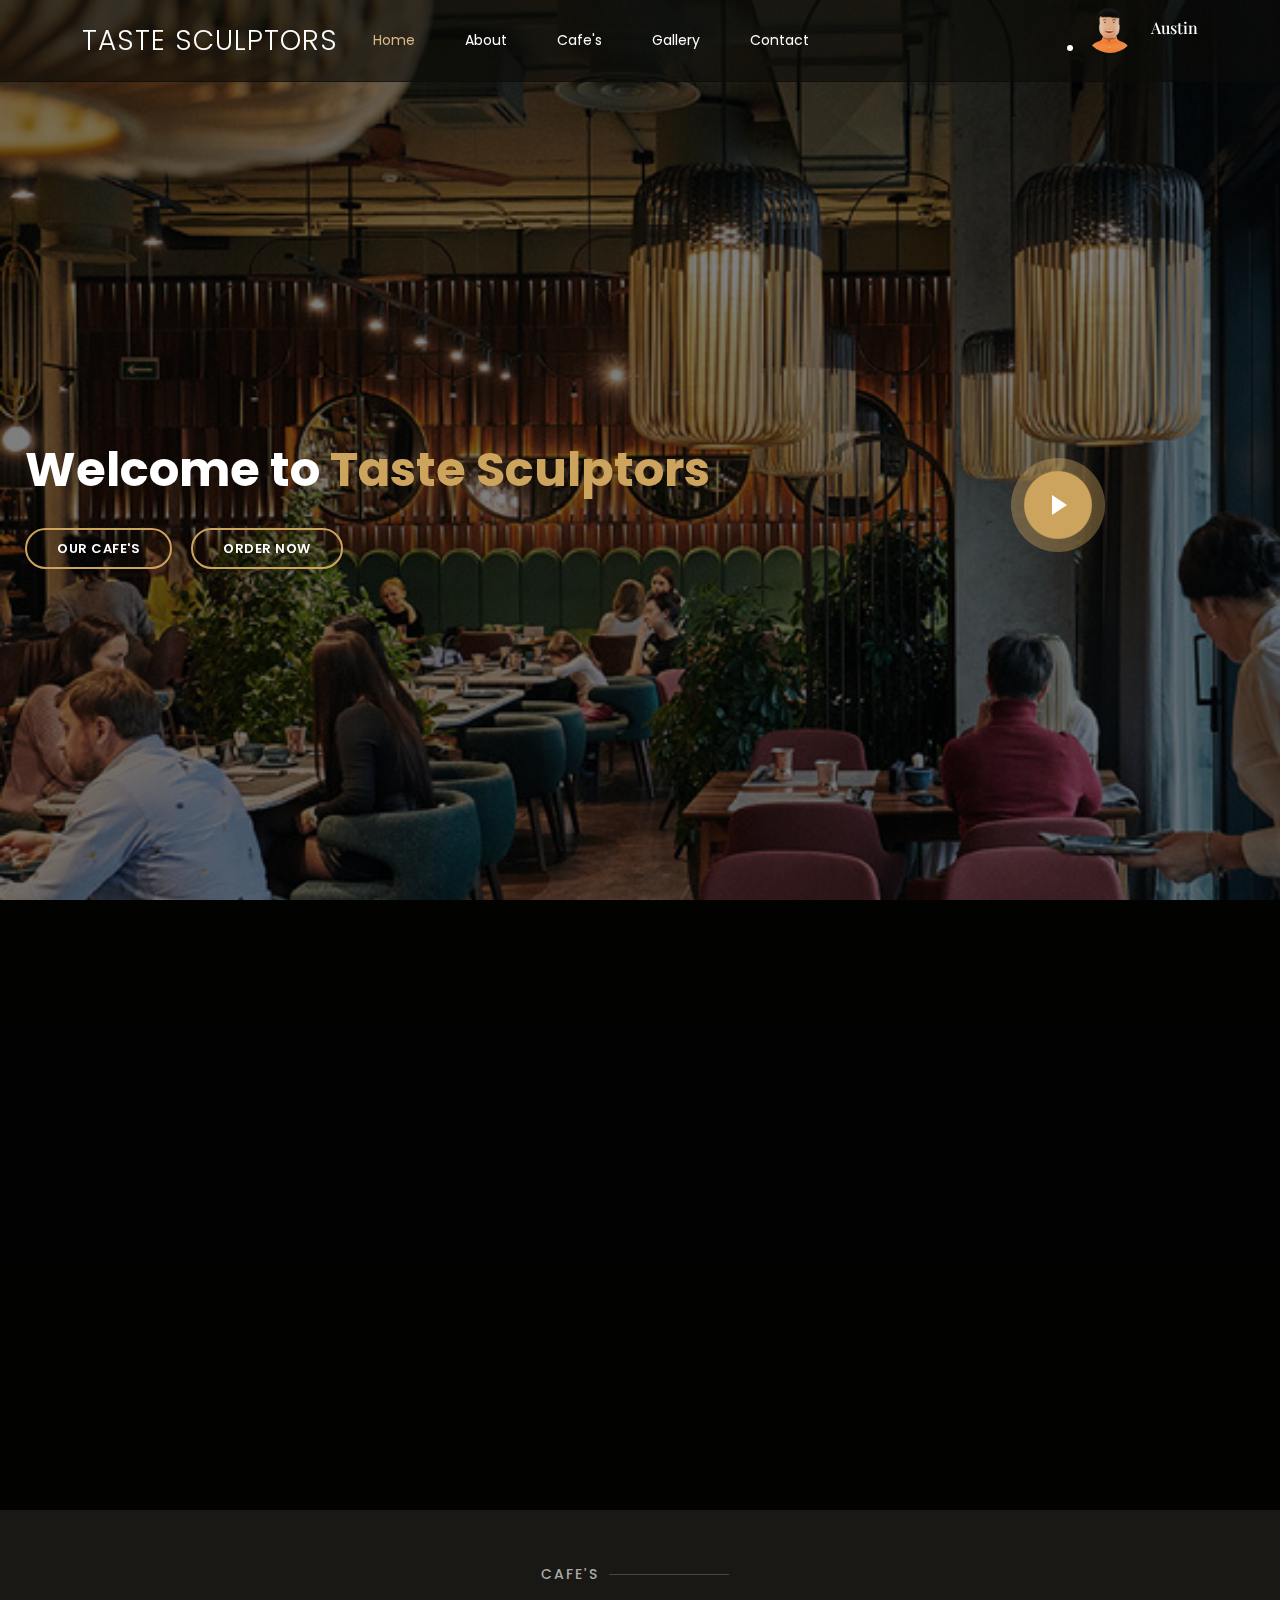
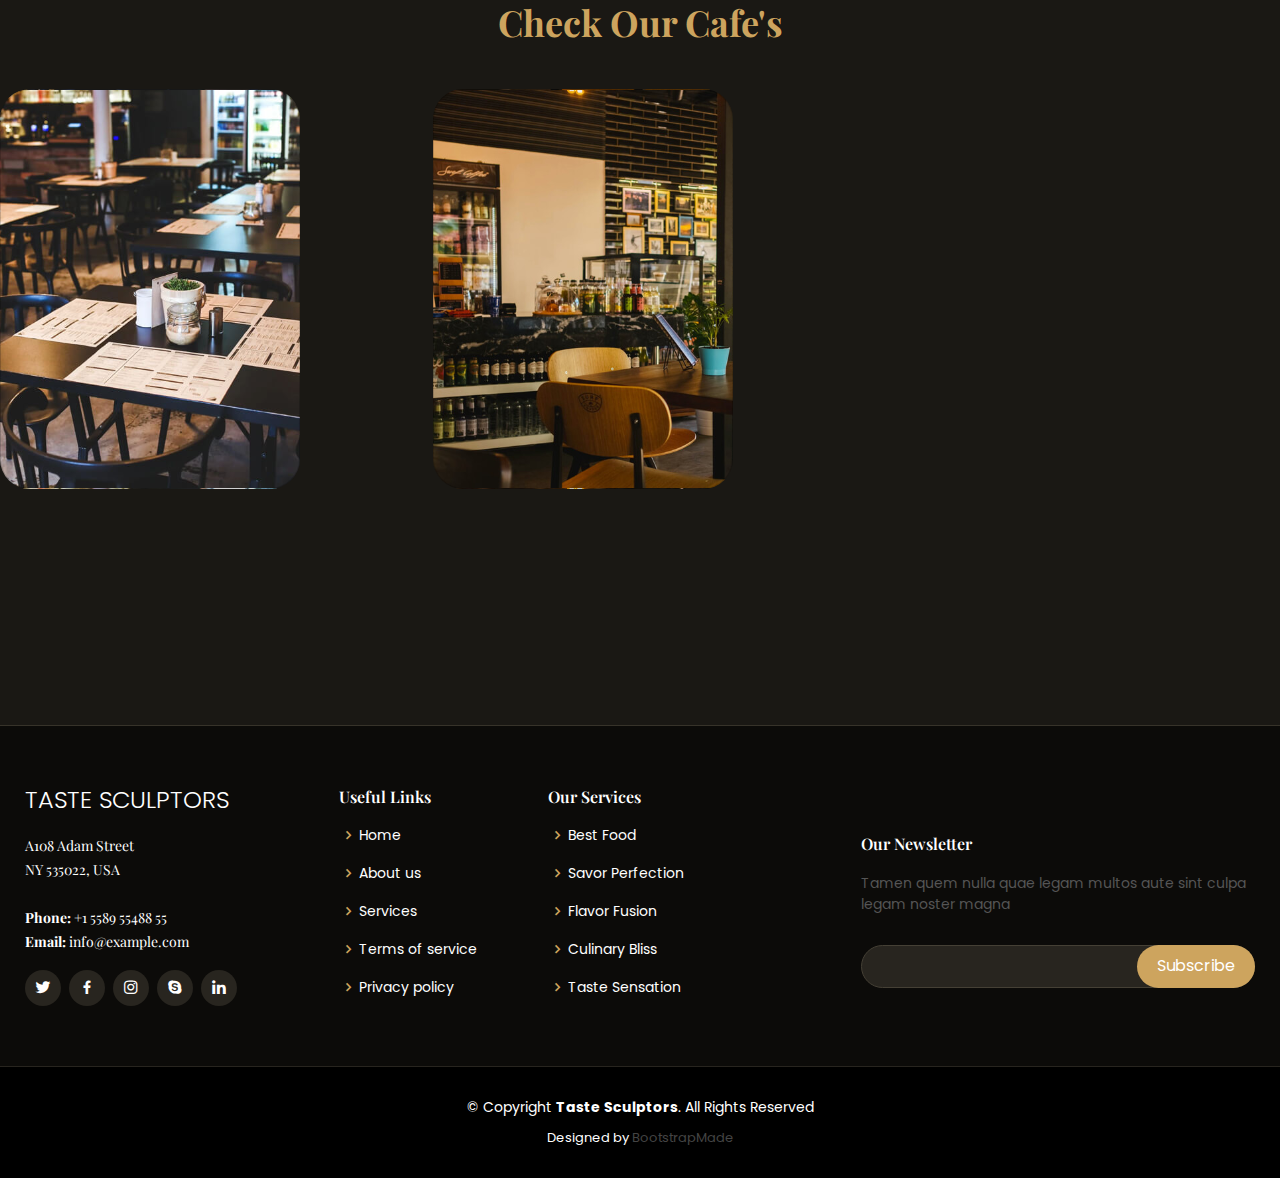
<file: customer/Restaurantly/index.html>
<!DOCTYPE html>
<html lang="en">

<head>
  <meta charset="utf-8">
  <meta content="width=device-width, initial-scale=1.0" name="viewport">

  <title>Taste Sculptors Palette: Crafting Gastronomic Art</title>
  <meta content="" name="description">
  <meta content="" name="keywords">

  <!-- Favicons -->
  <link href="assets/img/favicon.png" rel="icon">
  <link href="assets/img/apple-touch-icon.png" rel="apple-touch-icon">

  <!-- Google Fonts -->
  <link href="https://fonts.googleapis.com/css?family=Open+Sans:300,300i,400,400i,600,600i,700,700i|Playfair+Display:ital,wght@0,400;0,500;0,600;0,700;1,400;1,500;1,600;1,700|Poppins:300,300i,400,400i,500,500i,600,600i,700,700i" rel="stylesheet">

  <!-- Vendor CSS Files -->
  <link href="assets/vendor/animate.css/animate.min.css" rel="stylesheet">
  <link href="assets/vendor/aos/aos.css" rel="stylesheet">
  <link href="assets/vendor/bootstrap/css/bootstrap.min.css" rel="stylesheet">
  <link href="assets/vendor/bootstrap-icons/bootstrap-icons.css" rel="stylesheet">
  <link href="assets/vendor/boxicons/css/boxicons.min.css" rel="stylesheet">
  <link href="assets/vendor/glightbox/css/glightbox.min.css" rel="stylesheet">
  <link href="assets/vendor/swiper/swiper-bundle.min.css" rel="stylesheet">

  <!-- Template Main CSS File -->
  <link href="assets/css/style.css" rel="stylesheet">
</head>

<body>

  <!-- ======= Top Bar ======= -->
  <!-- <div id="topbar" class="d-flex align-items-center fixed-top">
    <div class="container d-flex justify-content-center justify-content-md-between">

      <div class="contact-info d-flex align-items-center">
        <i class="bi bi-phone d-flex align-items-center"><span>+91 000 000 0000</span></i>
        <i class="bi bi-clock d-flex align-items-center ms-4"><span> Mon-Sat: 11AM - 12AM</span></i>
      </div>

      <div class="languages d-none d-md-flex align-items-center">
        <ul>
          <li>En</li>
          <li><a href="#">De</a></li>
        </ul>
      </div>
    </div>
  </div> -->

  <!-- ======= Header ======= -->
  <header id="header" class="fixed-top d-flex align-items-cente">
    <div class="container-fluid container-xl d-flex align-items-center justify-content-lg-between">

      <h1 class="logo me-auto me-lg-0"><a href="index.html">Taste Sculptors</a></h1>
      <!-- Uncomment below if you prefer to use an image logo -->
      <!-- <a href="index.html" class="logo me-auto me-lg-0"><img src="assets/img/logo.png" alt="" class="img-fluid"></a>-->

      <nav id="navbar" class="navbar order-last order-lg-0">
        <ul>
          <li><a class="nav-link scrollto active" href="#hero">Home</a></li>
          <li><a class="nav-link scrollto" href="#about">About</a></li>
          <li><a class="nav-link scrollto" href="#menu">Cafe's</a></li>
          <!-- <li><a class="nav-link scrollto" href="#specials">Specials</a></li> -->
          <!-- <li><a class="nav-link scrollto" href="#chefs">Chefs</a></li> -->
          <li><a class="nav-link scrollto" href="#gallery">Gallery</a></li>
          
          <li><a class="nav-link scrollto" href="#contact">Contact</a></li>
        </ul>
        <i class="bi bi-list mobile-nav-toggle"></i>
      </nav><!-- .navbar -->
      <!-- <a href="#book-a-table" class="book-a-table-btn scrollto d-none d-lg-flex">order Now</a> -->
      <li class="nav-item dropdown mt-0">
        <a class="avatar-pos nav-link py-0 d-flex align-items-center" href="#" id="navbarDropdown" role="button" data-bs-toggle="dropdown" aria-expanded="false">
          <img src="../Restaurantly/assets/img/01.png" alt="User-Profile" class="img-fluid avatar avatar-50 avatar-rounded">
          <div class="caption ms-3 d-none d-md-block ">
              <h6 class="mb-0 caption-title">Austin </h6>
          </div>
        </a>
        <ul class="dropdown-menu dropdown-menu-end" aria-labelledby="navbarDropdown">
          <li><a class="dropdown-item" href="#">Profile</a></li>
          <li><a class="dropdown-item" href="#">Privacy Setting</a></li>
          <li><hr class="dropdown-divider"></li>
          <li><a class="dropdown-item" href="#">Logout</a></li>
        </ul>
      </li>

    </div>
  </header><!-- End Header -->




  <!-- ======= Hero Section ======= -->
  <section id="hero" class="d-flex align-items-center">
    <div class="container position-relative text-center text-lg-start" data-aos="zoom-in" data-aos-delay="100">
      <div class="row">
        <div class="col-lg-8">
          <h1>Welcome to <span>Taste Sculptors</span></h1>
          <!-- <h2>Delivering great food for more than 18 years!</h2> -->

          <div class="btns">
            <a href="#menu" class="btn-menu animated fadeInUp scrollto">Our Cafe's</a>
            <a href="#book-a-table" class="btn-book animated fadeInUp scrollto">Order Now</a>
          </div>
        </div>
        <div class="col-lg-4 d-flex align-items-center justify-content-center position-relative" data-aos="zoom-in" data-aos-delay="200">
          <a href="https://www.youtube.com/watch?v=u6BOC7CDUTQ" class="glightbox play-btn"></a>
        </div>

      </div>
    </div>
  </section><!-- End Hero -->

  <main id="main">

    <!-- ======= About Section ======= -->
    <section id="about" class="about">
      <div class="container" data-aos="fade-up">

        <div class="row">
          <div class="col-lg-6 order-1 order-lg-2" data-aos="zoom-in" data-aos-delay="100">
            <div class="about-img">
              <img src="assets/img/about.jpg" alt="">
            </div>
          </div>
          <div class="col-lg-6 pt-4 pt-lg-0 order-2 order-lg-1 content">
            <h3> Welcome to Taste Sculptors, where culinary excellence meets warm hospitality.</h3>
            <p class="fst-italic">
              Discover a fusion of flavors at [Restaurant Name], where passion for cuisine meets unforgettable experiences.
            </p>
            <ul>
              <li><i class="bi bi-check-circle"></i> At Taste Sculptors, we take pride in our commitment to culinary innovation</li>
              <li><i class="bi bi-check-circle"></i> Our chefs continually push the boundaries of flavor, combining traditional recipes with modern techniques to craft dishes that are both familiar and refreshingly unique.</li>
            </ul>
            <p>
              Our restaurant is a haven for food enthusiasts seeking a memorable dining experience. With a passion for crafting exceptional flavors, our talented chefs meticulously curate each dish, infusing it with creativity and dedication. Whether you're indulging in our signature  creations or savoring classic favorites with a twist, every plate is a work of art that tantalizes the taste buds.
            </p>
          </div>
        </div>

      </div>
    </section>
    <!-- End About Section -->

    <!-- ======= Why Us Section ======= -->
    <!-- <section id="why-us" class="why-us">
      <div class="container" data-aos="fade-up">

        <div class="section-title">
          <h2>Why Us</h2>
          <p>Why Choose Our Restaurant</p>
        </div>

        <div class="row">

          <div class="col-lg-4">
            <div class="box" data-aos="zoom-in" data-aos-delay="100">
              <span>01</span>
              <h4>Lorem Ipsum</h4>
              <p>Ulamco laboris nisi ut aliquip ex ea commodo consequat. Et consectetur ducimus vero placeat</p>
            </div>
          </div>

          <div class="col-lg-4 mt-4 mt-lg-0">
            <div class="box" data-aos="zoom-in" data-aos-delay="200">
              <span>02</span>
              <h4>Repellat Nihil</h4>
              <p>Dolorem est fugiat occaecati voluptate velit esse. Dicta veritatis dolor quod et vel dire leno para dest</p>
            </div>
          </div>

          <div class="col-lg-4 mt-4 mt-lg-0">
            <div class="box" data-aos="zoom-in" data-aos-delay="300">
              <span>03</span>
              <h4> Ad ad velit qui</h4>
              <p>Molestiae officiis omnis illo asperiores. Aut doloribus vitae sunt debitis quo vel nam quis</p>
            </div>
          </div>

        </div>

      </div>
    </section>End Why Us Section -->



    
    <!-- ======= Menu Section ======= -->
    <section id="menu" class="menu section-bg">
      <!-- <div class="container" data-aos="fade-up">
        

        <div class="section-title">
          <h2>Menu</h2>
          <p>Check Our Tasty Menu</p>
        </div>

        <div class="row" data-aos="fade-up" data-aos-delay="100">
          <div class="col-lg-12 d-flex justify-content-center">
            <ul id="menu-flters">
              <li data-filter="*" class="filter-active">All</li>
              <li data-filter=".filter-starters">Starters</li>
              <li data-filter=".filter-salads">Salads</li>
              <li data-filter=".filter-specialty">Specialty</li>
            </ul>
          </div>
        </div>

        <div class="row menu-container" data-aos="fade-up" data-aos-delay="200">

          <div class="col-lg-6 menu-item filter-starters">
            <img src="assets/img/menu/lobster-bisque.jpg" class="menu-img" alt="">
            <div class="menu-content">
              <a href="#">Lobster Bisque</a><span>$5.95</span>
            </div>
            <div class="menu-ingredients">
              Lorem, deren, trataro, filede, nerada
            </div>
          </div>

          <div class="col-lg-6 menu-item filter-specialty">
            <img src="assets/img/menu/bread-barrel.jpg" class="menu-img" alt="">
            <div class="menu-content">
              <a href="#">Bread Barrel</a><span>$6.95</span>
            </div>
            <div class="menu-ingredients">
              Lorem, deren, trataro, filede, nerada
            </div>
          </div>

          <div class="col-lg-6 menu-item filter-starters">
            <img src="assets/img/menu/cake.jpg" class="menu-img" alt="">
            <div class="menu-content">
              <a href="#">Crab Cake</a><span>$7.95</span>
            </div>
            <div class="menu-ingredients">
              A delicate crab cake served on a toasted roll with lettuce and tartar sauce
            </div>
          </div>

          <div class="col-lg-6 menu-item filter-salads">
            <img src="assets/img/menu/caesar.jpg" class="menu-img" alt="">
            <div class="menu-content">
              <a href="#">Caesar Selections</a><span>$8.95</span>
            </div>
            <div class="menu-ingredients">
              Lorem, deren, trataro, filede, nerada
            </div>
          </div>

          <div class="col-lg-6 menu-item filter-specialty">
            <img src="assets/img/menu/tuscan-grilled.jpg" class="menu-img" alt="">
            <div class="menu-content">
              <a href="#">Tuscan Grilled</a><span>$9.95</span>
            </div>
            <div class="menu-ingredients">
              Grilled chicken with provolone, artichoke hearts, and roasted red pesto
            </div>
          </div>

          <div class="col-lg-6 menu-item filter-starters">
            <img src="assets/img/menu/mozzarella.jpg" class="menu-img" alt="">
            <div class="menu-content">
              <a href="#">Mozzarella Stick</a><span>$4.95</span>
            </div>
            <div class="menu-ingredients">
              Lorem, deren, trataro, filede, nerada
            </div>
          </div>

          <div class="col-lg-6 menu-item filter-salads">
            <img src="assets/img/menu/greek-salad.jpg" class="menu-img" alt="">
            <div class="menu-content">
              <a href="#">Greek Salad</a><span>$9.95</span>
            </div>
            <div class="menu-ingredients">
              Fresh spinach, crisp romaine, tomatoes, and Greek olives
            </div>
          </div>

          <div class="col-lg-6 menu-item filter-salads">
            <img src="assets/img/menu/spinach-salad.jpg" class="menu-img" alt="">
            <div class="menu-content">
              <a href="#">Spinach Salad</a><span>$9.95</span>
            </div>
            <div class="menu-ingredients">
              Fresh spinach with mushrooms, hard boiled egg, and warm bacon vinaigrette
            </div>
          </div>

          <div class="col-lg-6 menu-item filter-specialty">
            <img src="assets/img/menu/lobster-roll.jpg" class="menu-img" alt="">
            <div class="menu-content">
              <a href="#">Lobster Roll</a><span>$12.95</span>
            </div>
            <div class="menu-ingredients">
              Plump lobster meat, mayo and crisp lettuce on a toasted bulky roll
            </div>
          </div>

        </div>

      </div> -->
      
      <div class="section-title" style="text-align: center;">
          <h2 style="margin-bottom: 1rem;">Cafe's</h2>
          <p>Check Our Cafe's</p>
        </div>
        <div id="cards-container">
          <div class="card" id="card1">
              <div class="overlay">
                  <h4>Nescafe</h4>
                  <p>Lorem ipsum dolor sit amet. Lorem ipsum dolor sit amet.</p>
                  <a href="nescafe.html" style="font-size: 1.3rem; padding: .4rem; background-color:gold; border-radius: 1rem; color: black;">Check it </a>
              </div>
          </div>
          <div class="card" id="card2">
              <div class="overlay">
                  <h4>Let Me Bake</h4>
                  <p>Lorem ipsum, dolor sit amet consectetur adipisicing elit.</p>
              </div>
          </div>
      </div>
    
    </section>


    <!-- End Menu Section -->




    <!-- ======= Specials Section ======= -->
    <!-- <section id="specials" class="specials">
      <div class="container" data-aos="fade-up">

        <div class="section-title">
          <h2>Specials</h2>
          <p>Check Our Specials</p>
        </div>

        <div class="row" data-aos="fade-up" data-aos-delay="100">
          <div class="col-lg-3">
            <ul class="nav nav-tabs flex-column">
              <li class="nav-item">
                <a class="nav-link active show" data-bs-toggle="tab" href="#tab-1">Modi sit est</a>
              </li>
              <li class="nav-item">
                <a class="nav-link" data-bs-toggle="tab" href="#tab-2">Unde praesentium sed</a>
              </li>
              <li class="nav-item">
                <a class="nav-link" data-bs-toggle="tab" href="#tab-3">Pariatur explicabo vel</a>
              </li>
              <li class="nav-item">
                <a class="nav-link" data-bs-toggle="tab" href="#tab-4">Nostrum qui quasi</a>
              </li>
              <li class="nav-item">
                <a class="nav-link" data-bs-toggle="tab" href="#tab-5">Iusto ut expedita aut</a>
              </li>
            </ul>
          </div>
          <div class="col-lg-9 mt-4 mt-lg-0">
            <div class="tab-content">
              <div class="tab-pane active show" id="tab-1">
                <div class="row">
                  <div class="col-lg-8 details order-2 order-lg-1">
                    <h3>Architecto ut aperiam autem id</h3>
                    <p class="fst-italic">Qui laudantium consequatur laborum sit qui ad sapiente dila parde sonata raqer a videna mareta paulona marka</p>
                    <p>Et nobis maiores eius. Voluptatibus ut enim blanditiis atque harum sint. Laborum eos ipsum ipsa odit magni. Incidunt hic ut molestiae aut qui. Est repellat minima eveniet eius et quis magni nihil. Consequatur dolorem quaerat quos qui similique accusamus nostrum rem vero</p>
                  </div>
                  <div class="col-lg-4 text-center order-1 order-lg-2">
                    <img src="assets/img/specials-1.png" alt="" class="img-fluid">
                  </div>
                </div>
              </div>
              <div class="tab-pane" id="tab-2">
                <div class="row">
                  <div class="col-lg-8 details order-2 order-lg-1">
                    <h3>Et blanditiis nemo veritatis excepturi</h3>
                    <p class="fst-italic">Qui laudantium consequatur laborum sit qui ad sapiente dila parde sonata raqer a videna mareta paulona marka</p>
                    <p>Ea ipsum voluptatem consequatur quis est. Illum error ullam omnis quia et reiciendis sunt sunt est. Non aliquid repellendus itaque accusamus eius et velit ipsa voluptates. Optio nesciunt eaque beatae accusamus lerode pakto madirna desera vafle de nideran pal</p>
                  </div>
                  <div class="col-lg-4 text-center order-1 order-lg-2">
                    <img src="assets/img/specials-2.png" alt="" class="img-fluid">
                  </div>
                </div>
              </div>
              <div class="tab-pane" id="tab-3">
                <div class="row">
                  <div class="col-lg-8 details order-2 order-lg-1">
                    <h3>Impedit facilis occaecati odio neque aperiam sit</h3>
                    <p class="fst-italic">Eos voluptatibus quo. Odio similique illum id quidem non enim fuga. Qui natus non sunt dicta dolor et. In asperiores velit quaerat perferendis aut</p>
                    <p>Iure officiis odit rerum. Harum sequi eum illum corrupti culpa veritatis quisquam. Neque necessitatibus illo rerum eum ut. Commodi ipsam minima molestiae sed laboriosam a iste odio. Earum odit nesciunt fugiat sit ullam. Soluta et harum voluptatem optio quae</p>
                  </div>
                  <div class="col-lg-4 text-center order-1 order-lg-2">
                    <img src="assets/img/specials-3.png" alt="" class="img-fluid">
                  </div>
                </div>
              </div>
              <div class="tab-pane" id="tab-4">
                <div class="row">
                  <div class="col-lg-8 details order-2 order-lg-1">
                    <h3>Fuga dolores inventore laboriosam ut est accusamus laboriosam dolore</h3>
                    <p class="fst-italic">Totam aperiam accusamus. Repellat consequuntur iure voluptas iure porro quis delectus</p>
                    <p>Eaque consequuntur consequuntur libero expedita in voluptas. Nostrum ipsam necessitatibus aliquam fugiat debitis quis velit. Eum ex maxime error in consequatur corporis atque. Eligendi asperiores sed qui veritatis aperiam quia a laborum inventore</p>
                  </div>
                  <div class="col-lg-4 text-center order-1 order-lg-2">
                    <img src="assets/img/specials-4.png" alt="" class="img-fluid">
                  </div>
                </div>
              </div>
              <div class="tab-pane" id="tab-5">
                <div class="row">
                  <div class="col-lg-8 details order-2 order-lg-1">
                    <h3>Est eveniet ipsam sindera pad rone matrelat sando reda</h3>
                    <p class="fst-italic">Omnis blanditiis saepe eos autem qui sunt debitis porro quia.</p>
                    <p>Exercitationem nostrum omnis. Ut reiciendis repudiandae minus. Omnis recusandae ut non quam ut quod eius qui. Ipsum quia odit vero atque qui quibusdam amet. Occaecati sed est sint aut vitae molestiae voluptate vel</p>
                  </div>
                  <div class="col-lg-4 text-center order-1 order-lg-2">
                    <img src="assets/img/specials-5.png" alt="" class="img-fluid">
                  </div>
                </div>
              </div>
            </div>
          </div>
        </div>

      </div>
    </section> -->
    <!-- End Specials Section -->




    <!-- ======= Events Section ======= -->
    <!-- <section id="events" class="events">
      <div class="container" data-aos="fade-up">

        <div class="section-title">
          <h2>Events</h2>
          <p>Organize Your Events in our Restaurant</p>
        </div>

        <div class="events-slider swiper" data-aos="fade-up" data-aos-delay="100">
          <div class="swiper-wrapper">

            <div class="swiper-slide">
              <div class="row event-item">
                <div class="col-lg-6">
                  <img src="assets/img/event-birthday.jpg" class="img-fluid" alt="">
                </div>
                <div class="col-lg-6 pt-4 pt-lg-0 content">
                  <h3>Birthday Parties</h3>
                  <div class="price">
                    <p><span>$189</span></p>
                  </div>
                  <p class="fst-italic">
                    Lorem ipsum dolor sit amet, consectetur adipiscing elit, sed do eiusmod tempor incididunt ut labore et dolore
                    magna aliqua.
                  </p>
                  <ul>
                    <li><i class="bi bi-check-circled"></i> Ullamco laboris nisi ut aliquip ex ea commodo consequat.</li>
                    <li><i class="bi bi-check-circled"></i> Duis aute irure dolor in reprehenderit in voluptate velit.</li>
                    <li><i class="bi bi-check-circled"></i> Ullamco laboris nisi ut aliquip ex ea commodo consequat.</li>
                  </ul>
                  <p>
                    Ullamco laboris nisi ut aliquip ex ea commodo consequat. Duis aute irure dolor in reprehenderit in voluptate
                    velit esse cillum dolore eu fugiat nulla pariatur
                  </p>
                </div>
              </div>
            </div>
            

            <div class="swiper-slide">
              <div class="row event-item">
                <div class="col-lg-6">
                  <img src="assets/img/event-private.jpg" class="img-fluid" alt="">
                </div>
                <div class="col-lg-6 pt-4 pt-lg-0 content">
                  <h3>Private Parties</h3>
                  <div class="price">
                    <p><span>$290</span></p>
                  </div>
                  <p class="fst-italic">
                    Lorem ipsum dolor sit amet, consectetur adipiscing elit, sed do eiusmod tempor incididunt ut labore et dolore
                    magna aliqua.
                  </p>
                  <ul>
                    <li><i class="bi bi-check-circled"></i> Ullamco laboris nisi ut aliquip ex ea commodo consequat.</li>
                    <li><i class="bi bi-check-circled"></i> Duis aute irure dolor in reprehenderit in voluptate velit.</li>
                    <li><i class="bi bi-check-circled"></i> Ullamco laboris nisi ut aliquip ex ea commodo consequat.</li>
                  </ul>
                  <p>
                    Ullamco laboris nisi ut aliquip ex ea commodo consequat. Duis aute irure dolor in reprehenderit in voluptate
                    velit esse cillum dolore eu fugiat nulla pariatur
                  </p>
                </div>
              </div>
            </div>
            

            <div class="swiper-slide">
              <div class="row event-item">
                <div class="col-lg-6">
                  <img src="assets/img/event-custom.jpg" class="img-fluid" alt="">
                </div>
                <div class="col-lg-6 pt-4 pt-lg-0 content">
                  <h3>Custom Parties</h3>
                  <div class="price">
                    <p><span>$99</span></p>
                  </div>
                  <p class="fst-italic">
                    Lorem ipsum dolor sit amet, consectetur adipiscing elit, sed do eiusmod tempor incididunt ut labore et dolore
                    magna aliqua.
                  </p>
                  <ul>
                    <li><i class="bi bi-check-circled"></i> Ullamco laboris nisi ut aliquip ex ea commodo consequat.</li>
                    <li><i class="bi bi-check-circled"></i> Duis aute irure dolor in reprehenderit in voluptate velit.</li>
                    <li><i class="bi bi-check-circled"></i> Ullamco laboris nisi ut aliquip ex ea commodo consequat.</li>
                  </ul>
                  <p>
                    Ullamco laboris nisi ut aliquip ex ea commodo consequat. Duis aute irure dolor in reprehenderit in voluptate
                    velit esse cillum dolore eu fugiat nulla pariatur
                  </p>
                </div>
              </div>
            </div>
            

          </div>
          <div class="swiper-pagination"></div>
        </div>

      </div>
    </section> -->
    <!-- End Events Section -->



    <!-- ======= Book A Table Section ======= -->
    <!-- <section id="book-a-table" class="book-a-table">
      <div class="container" data-aos="fade-up">

        <div class="section-title">
          <h2>Advance Reservation</h2>
          <p>Make Your Order</p>
        </div>

        <form action="forms/book-a-table.php" method="post" role="form" class="php-email-form" data-aos="fade-up" data-aos-delay="100">
          <div class="row">
            <div class="col-lg-4 col-md-6 form-group">
              <input type="text" name="name" class="form-control" id="name" placeholder="Your Name" data-rule="minlen:4" data-msg="Please enter at least 4 chars">
              <div class="validate"></div>
            </div>
            <div class="col-lg-4 col-md-6 form-group mt-3 mt-md-0">
              <input type="email" class="form-control" name="email" id="email" placeholder="Your Email" data-rule="email" data-msg="Please enter a valid email">
              <div class="validate"></div>
            </div>
            <div class="col-lg-4 col-md-6 form-group mt-3 mt-md-0">
              <input type="text" class="form-control" name="phone" id="phone" placeholder="Your Phone" data-rule="minlen:4" data-msg="Please enter at least 4 chars">
              <div class="validate"></div>
            </div>
            <div class="col-lg-4 col-md-6 form-group mt-3">
              <input type="text" name="date" class="form-control" id="date" placeholder="Date" data-rule="minlen:4" data-msg="Please enter at least 4 chars">
              <div class="validate"></div>
            </div>
            <div class="col-lg-4 col-md-6 form-group mt-3">
              <input type="text" class="form-control" name="time" id="time" placeholder="Time" data-rule="minlen:4" data-msg="Please enter at least 4 chars">
              <div class="validate"></div>
            </div>
            <div class="col-lg-4 col-md-6 form-group mt-3">
              <input type="number" class="form-control" name="people" id="people" placeholder="# of people" data-rule="minlen:1" data-msg="Please enter at least 1 chars">
              <div class="validate"></div>
            </div>
          </div>
          <div class="form-group mt-3">
            <textarea class="form-control" name="message" rows="5" placeholder="Your Order's Details"></textarea>
            <div class="validate"></div>
          </div>
          <div class="mb-3">
            <div class="loading">Loading</div>
            <div class="error-message"></div>
            <div class="sent-message">Your booking request was sent. We will call back or send an Email to confirm your reservation. Thank you!</div>
          </div>
          <div class="text-center"><button type="submit">Make Order</button></div>
        </form>

      </div>
    </section> -->
    <!-- End Book A Table Section -->



    <!-- ======= Testimonials Section ======= -->
    <!-- <section id="testimonials" class="testimonials section-bg">
      <div class="container" data-aos="fade-up">

        <div class="section-title">
          <h2>Testimonials</h2>
          <p>What they're saying about us</p>
        </div>

        <div class="testimonials-slider swiper" data-aos="fade-up" data-aos-delay="100">
          <div class="swiper-wrapper">

            <div class="swiper-slide">
              <div class="testimonial-item">
                <p>
                  <i class="bx bxs-quote-alt-left quote-icon-left"></i>
                  Proin iaculis purus consequat sem cure digni ssim donec porttitora entum suscipit rhoncus. Accusantium quam, ultricies eget id, aliquam eget nibh et. Maecen aliquam, risus at semper.
                  <i class="bx bxs-quote-alt-right quote-icon-right"></i>
                </p>
                <img src="assets/img/testimonials/testimonials-1.jpg" class="testimonial-img" alt="">
                <h3>Saul Goodman</h3>
                <h4>Ceo &amp; Founder</h4>
              </div>
            </div>
            

            <div class="swiper-slide">
              <div class="testimonial-item">
                <p>
                  <i class="bx bxs-quote-alt-left quote-icon-left"></i>
                  Export tempor illum tamen malis malis eram quae irure esse labore quem cillum quid cillum eram malis quorum velit fore eram velit sunt aliqua noster fugiat irure amet legam anim culpa.
                  <i class="bx bxs-quote-alt-right quote-icon-right"></i>
                </p>
                <img src="assets/img/testimonials/testimonials-2.jpg" class="testimonial-img" alt="">
                <h3>Sara Wilsson</h3>
                <h4>Designer</h4>
              </div>
            </div>
            

            <div class="swiper-slide">
              <div class="testimonial-item">
                <p>
                  <i class="bx bxs-quote-alt-left quote-icon-left"></i>
                  Enim nisi quem export duis labore cillum quae magna enim sint quorum nulla quem veniam duis minim tempor labore quem eram duis noster aute amet eram fore quis sint minim.
                  <i class="bx bxs-quote-alt-right quote-icon-right"></i>
                </p>
                <img src="assets/img/testimonials/testimonials-3.jpg" class="testimonial-img" alt="">
                <h3>Jena Karlis</h3>
                <h4>Store Owner</h4>
              </div>
            </div>
            

            <div class="swiper-slide">
              <div class="testimonial-item">
                <p>
                  <i class="bx bxs-quote-alt-left quote-icon-left"></i>
                  Fugiat enim eram quae cillum dolore dolor amet nulla culpa multos export minim fugiat minim velit minim dolor enim duis veniam ipsum anim magna sunt elit fore quem dolore labore illum veniam.
                  <i class="bx bxs-quote-alt-right quote-icon-right"></i>
                </p>
                <img src="assets/img/testimonials/testimonials-4.jpg" class="testimonial-img" alt="">
                <h3>Matt Brandon</h3>
                <h4>Freelancer</h4>
              </div>
            </div>
            

            <div class="swiper-slide">
              <div class="testimonial-item">
                <p>
                  <i class="bx bxs-quote-alt-left quote-icon-left"></i>
                  Quis quorum aliqua sint quem legam fore sunt eram irure aliqua veniam tempor noster veniam enim culpa labore duis sunt culpa nulla illum cillum fugiat legam esse veniam culpa fore nisi cillum quid.
                  <i class="bx bxs-quote-alt-right quote-icon-right"></i>
                </p>
                <img src="assets/img/testimonials/testimonials-5.jpg" class="testimonial-img" alt="">
                <h3>John Larson</h3>
                <h4>Entrepreneur</h4>
              </div>
            </div>
            

          </div>
          <div class="swiper-pagination"></div>
        </div>

      </div>
    </section> -->
    <!-- End Testimonials Section -->




    <!-- ======= Gallery Section ======= -->
    <!-- <section id="gallery" class="gallery">

      <div class="container" data-aos="fade-up">
        <div class="section-title">
          <h2>Gallery</h2>
          <p>Some photos from Our Restaurant</p>
        </div>
      </div>

      <div class="container-fluid" data-aos="fade-up" data-aos-delay="100">

        <div class="row g-0">

          <div class="col-lg-3 col-md-4">
            <div class="gallery-item">
              <a href="assets/img/gallery/gallery-1.jpg" class="gallery-lightbox" data-gall="gallery-item">
                <img src="assets/img/gallery/gallery-1.jpg" alt="" class="img-fluid">
              </a>
            </div>
          </div>

          <div class="col-lg-3 col-md-4">
            <div class="gallery-item">
              <a href="assets/img/gallery/gallery-2.jpg" class="gallery-lightbox" data-gall="gallery-item">
                <img src="assets/img/gallery/gallery-2.jpg" alt="" class="img-fluid">
              </a>
            </div>
          </div>

          <div class="col-lg-3 col-md-4">
            <div class="gallery-item">
              <a href="assets/img/gallery/gallery-3.jpg" class="gallery-lightbox" data-gall="gallery-item">
                <img src="assets/img/gallery/gallery-3.jpg" alt="" class="img-fluid">
              </a>
            </div>
          </div>

          <div class="col-lg-3 col-md-4">
            <div class="gallery-item">
              <a href="assets/img/gallery/gallery-4.jpg" class="gallery-lightbox" data-gall="gallery-item">
                <img src="assets/img/gallery/gallery-4.jpg" alt="" class="img-fluid">
              </a>
            </div>
          </div>

          <div class="col-lg-3 col-md-4">
            <div class="gallery-item">
              <a href="assets/img/gallery/gallery-5.jpg" class="gallery-lightbox" data-gall="gallery-item">
                <img src="assets/img/gallery/gallery-5.jpg" alt="" class="img-fluid">
              </a>
            </div>
          </div>

          <div class="col-lg-3 col-md-4">
            <div class="gallery-item">
              <a href="assets/img/gallery/gallery-6.jpg" class="gallery-lightbox" data-gall="gallery-item">
                <img src="assets/img/gallery/gallery-6.jpg" alt="" class="img-fluid">
              </a>
            </div>
          </div>

          <div class="col-lg-3 col-md-4">
            <div class="gallery-item">
              <a href="assets/img/gallery/gallery-7.jpg" class="gallery-lightbox" data-gall="gallery-item">
                <img src="assets/img/gallery/gallery-7.jpg" alt="" class="img-fluid">
              </a>
            </div>
          </div>

          <div class="col-lg-3 col-md-4">
            <div class="gallery-item">
              <a href="assets/img/gallery/gallery-8.jpg" class="gallery-lightbox" data-gall="gallery-item">
                <img src="assets/img/gallery/gallery-8.jpg" alt="" class="img-fluid">
              </a>
            </div>
          </div>

        </div>

      </div>
    </section> -->
    <!-- End Gallery Section -->





    <!-- ======= Chefs Section ======= -->
    <!-- <section id="chefs" class="chefs">
      <div class="container" data-aos="fade-up">

        <div class="section-title">
          <h2>Chefs</h2>
          <p>Our Proffesional Chefs</p>
        </div>

        <div class="row">

          <div class="col-lg-4 col-md-6">
            <div class="member" data-aos="zoom-in" data-aos-delay="100">
              <img src="assets/img/chefs/chefs-1.jpg" class="img-fluid" alt="">
              <div class="member-info">
                <div class="member-info-content">
                  <h4>Walter White</h4>
                  <span>Master Chef</span>
                </div>
                <div class="social">
                  <a href=""><i class="bi bi-twitter"></i></a>
                  <a href=""><i class="bi bi-facebook"></i></a>
                  <a href=""><i class="bi bi-instagram"></i></a>
                  <a href=""><i class="bi bi-linkedin"></i></a>
                </div>
              </div>
            </div>
          </div>

          <div class="col-lg-4 col-md-6">
            <div class="member" data-aos="zoom-in" data-aos-delay="200">
              <img src="assets/img/chefs/chefs-2.jpg" class="img-fluid" alt="">
              <div class="member-info">
                <div class="member-info-content">
                  <h4>Sarah Jhonson</h4>
                  <span>Patissier</span>
                </div>
                <div class="social">
                  <a href=""><i class="bi bi-twitter"></i></a>
                  <a href=""><i class="bi bi-facebook"></i></a>
                  <a href=""><i class="bi bi-instagram"></i></a>
                  <a href=""><i class="bi bi-linkedin"></i></a>
                </div>
              </div>
            </div>
          </div>

          <div class="col-lg-4 col-md-6">
            <div class="member" data-aos="zoom-in" data-aos-delay="300">
              <img src="assets/img/chefs/chefs-3.jpg" class="img-fluid" alt="">
              <div class="member-info">
                <div class="member-info-content">
                  <h4>William Anderson</h4>
                  <span>Cook</span>
                </div>
                <div class="social">
                  <a href=""><i class="bi bi-twitter"></i></a>
                  <a href=""><i class="bi bi-facebook"></i></a>
                  <a href=""><i class="bi bi-instagram"></i></a>
                  <a href=""><i class="bi bi-linkedin"></i></a>
                </div>
              </div>
            </div>
          </div>

        </div>

      </div>
    </section> -->
    <!-- End Chefs Section -->



    <!-- ======= Contact Section ======= -->
    <!-- <section id="contact" class="contact">
      <div class="container" data-aos="fade-up">

        <div class="section-title">
          <h2>Contact</h2>
          <p>Contact Us</p>
        </div>
      </div>

      <div data-aos="fade-up">
        <iframe style="border:0; width: 100%; height: 350px;" src="https://www.google.com/maps/embed?pb=!1m14!1m8!1m3!1d12097.433213460943!2d-74.0062269!3d40.7101282!3m2!1i1024!2i768!4f13.1!3m3!1m2!1s0x0%3A0xb89d1fe6bc499443!2sDowntown+Conference+Center!5e0!3m2!1smk!2sbg!4v1539943755621" frameborder="0" allowfullscreen></iframe>
      </div>

      <div class="container" data-aos="fade-up">

        <div class="row mt-5">

          <div class="col-lg-4">
            <div class="info">
              <div class="address">
                <i class="bi bi-geo-alt"></i>
                <h4>Location:</h4>
                <p>A108 Adam Street, New York, NY 535022</p>
              </div>

              <div class="open-hours">
                <i class="bi bi-clock"></i>
                <h4>Open Hours:</h4>
                <p>
                  Monday-Saturday:<br>
                  11:00 AM - 2300 PM
                </p>
              </div>

              <div class="email">
                <i class="bi bi-envelope"></i>
                <h4>Email:</h4>
                <p>info@example.com</p>
              </div>

              <div class="phone">
                <i class="bi bi-phone"></i>
                <h4>Call:</h4>
                <p>+1 5589 55488 55s</p>
              </div>

            </div>

          </div>

          <div class="col-lg-8 mt-5 mt-lg-0">

            <form action="forms/contact.php" method="post" role="form" class="php-email-form">
              <div class="row">
                <div class="col-md-6 form-group">
                  <input type="text" name="name" class="form-control" id="name" placeholder="Your Name" required>
                </div>
                <div class="col-md-6 form-group mt-3 mt-md-0">
                  <input type="email" class="form-control" name="email" id="email" placeholder="Your Email" required>
                </div>
              </div>
              <div class="form-group mt-3">
                <input type="text" class="form-control" name="subject" id="subject" placeholder="Subject" required>
              </div>
              <div class="form-group mt-3">
                <textarea class="form-control" name="message" rows="8" placeholder="Message" required></textarea>
              </div>
              <div class="my-3">
                <div class="loading">Loading</div>
                <div class="error-message"></div>
                <div class="sent-message">Your message has been sent. Thank you!</div>
              </div>
              <div class="text-center"><button type="submit">Send Message</button></div>
            </form>

          </div>

        </div>

      </div>
    </section> -->
    <!-- End Contact Section -->

  </main><!-- End #main -->

  <!-- ======= Footer ======= -->
  <footer id="footer">
    <div class="footer-top">
      <div class="container">
        <div class="row">

          <div class="col-lg-3 col-md-6">
            <div class="footer-info">
              <h3>Taste Sculptors</h3>
              <p>
                A108 Adam Street <br>
                NY 535022, USA<br><br>
                <strong>Phone:</strong> +1 5589 55488 55<br>
                <strong>Email:</strong> info@example.com<br>
              </p>
              <div class="social-links mt-3">
                <a href="#" class="twitter"><i class="bx bxl-twitter"></i></a>
                <a href="#" class="facebook"><i class="bx bxl-facebook"></i></a>
                <a href="#" class="instagram"><i class="bx bxl-instagram"></i></a>
                <a href="#" class="google-plus"><i class="bx bxl-skype"></i></a>
                <a href="#" class="linkedin"><i class="bx bxl-linkedin"></i></a>
              </div>
            </div>
          </div>

          <div class="col-lg-2 col-md-6 footer-links">
            <h4>Useful Links</h4>
            <ul>
              <li><i class="bx bx-chevron-right"></i> <a href="#">Home</a></li>
              <li><i class="bx bx-chevron-right"></i> <a href="#">About us</a></li>
              <li><i class="bx bx-chevron-right"></i> <a href="#">Services</a></li>
              <li><i class="bx bx-chevron-right"></i> <a href="#">Terms of service</a></li>
              <li><i class="bx bx-chevron-right"></i> <a href="#">Privacy policy</a></li>
            </ul>
          </div>

          <div class="col-lg-3 col-md-6 footer-links">
            <h4>Our Services</h4>
            <ul>
              <li><i class="bx bx-chevron-right"></i> <a href="#BestFood">Best Food</a></li>
              <li><i class="bx bx-chevron-right"></i> <a href="#Savour">Savor Perfection</a></li>
              <li><i class="bx bx-chevron-right"></i> <a href="#FlavourFusion">Flavor Fusion</a></li>
              <li><i class="bx bx-chevron-right"></i> <a href="#CulinaryBliss">Culinary Bliss</a></li>
              <li><i class="bx bx-chevron-right"></i> <a href="#TasteSensation">Taste Sensation</a></li>
            </ul>
          </div>

          <div class="col-lg-4 col-md-6 footer-newsletter">
            <h4>Our Newsletter</h4>
            <p>Tamen quem nulla quae legam multos aute sint culpa legam noster magna</p>
            <form action="" method="post">
              <input type="email" name="email"><input type="submit" value="Subscribe">
            </form>

          </div>

        </div>
      </div>
    </div>

    <div class="container">
      <div class="copyright">
        &copy; Copyright <strong><span>Taste Sculptors</span></strong>. All Rights Reserved
      </div>
      <div class="credits">
        <!-- All the links in the footer should remain intact. -->
        <!-- You can delete the links only if you purchased the pro version. -->
        <!-- Licensing information: https://bootstrapmade.com/license/ -->
        <!-- Purchase the pro version with working PHP/AJAX contact form: https://bootstrapmade.com/Taste Sculptors-restaurant-template/ -->
        Designed by <a href="https://bootstrapmade.com/">BootstrapMade</a>
      </div>
    </div>
  </footer><!-- End Footer -->

  <div id="preloader"></div>
  <a href="#" class="back-to-top d-flex align-items-center justify-content-center"><i class="bi bi-arrow-up-short"></i></a>

  <!-- Vendor JS Files -->
  <script src="assets/vendor/aos/aos.js"></script>
  <script src="assets/vendor/bootstrap/js/bootstrap.bundle.min.js"></script>
  <script src="assets/vendor/glightbox/js/glightbox.min.js"></script>
  <script src="assets/vendor/isotope-layout/isotope.pkgd.min.js"></script>
  <script src="assets/vendor/swiper/swiper-bundle.min.js"></script>
  <script src="assets/vendor/php-email-form/validate.js"></script>

  <!-- Template Main JS File -->
  <script src="assets/js/main.js"></script>

</body>

</html>
</file>
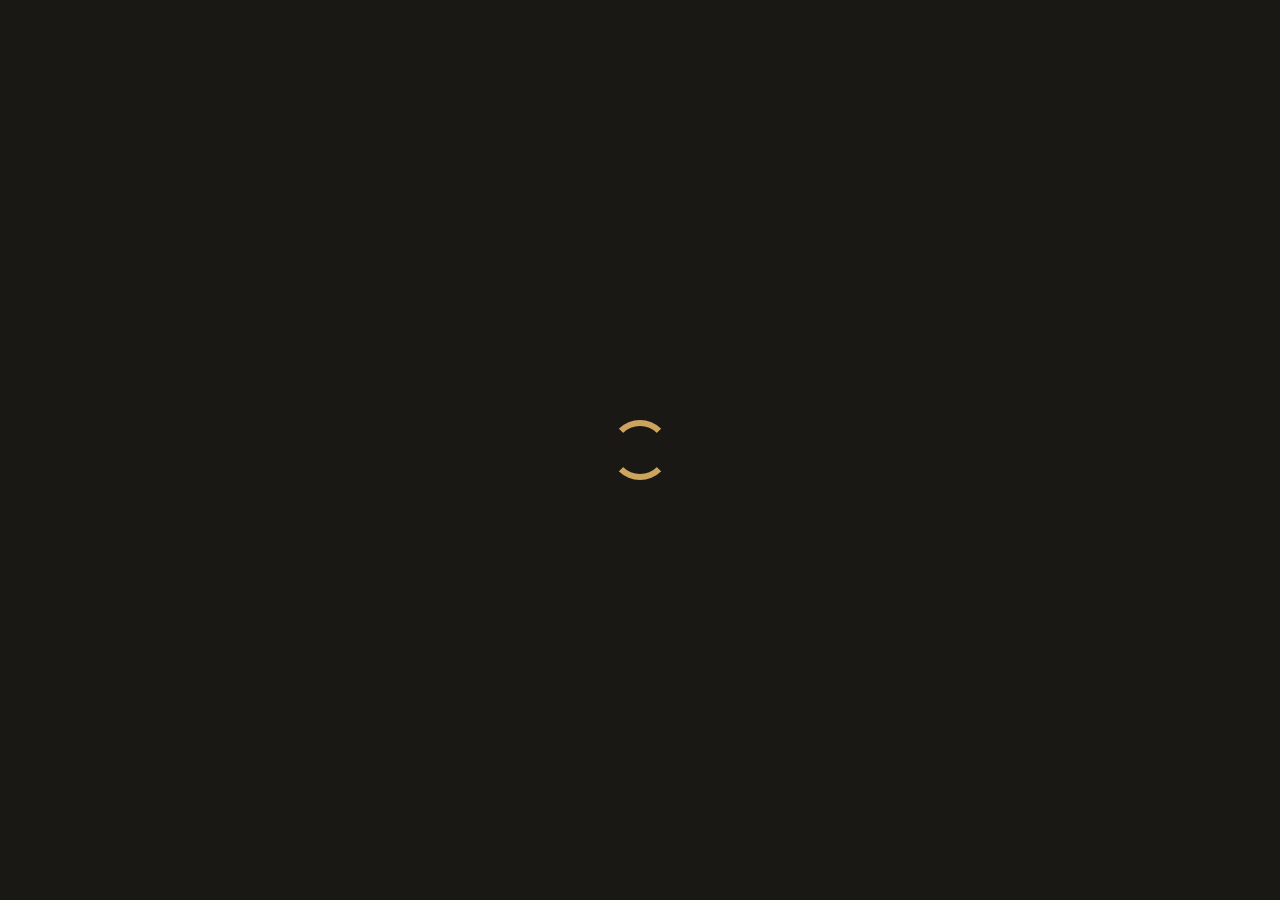
<file: customer/Restaurantly/inner-page.html>
<!DOCTYPE html>
<html lang="en">

<head>
  <meta charset="utf-8">
  <meta content="width=device-width, initial-scale=1.0" name="viewport">

  <title>Restaurantly Bootstrap Template - Inner Page</title>
  <meta content="" name="description">
  <meta content="" name="keywords">

  <!-- Favicons -->
  <link href="assets/img/favicon.png" rel="icon">
  <link href="assets/img/apple-touch-icon.png" rel="apple-touch-icon">

  <!-- Google Fonts -->
  <link href="https://fonts.googleapis.com/css?family=Open+Sans:300,300i,400,400i,600,600i,700,700i|Playfair+Display:ital,wght@0,400;0,500;0,600;0,700;1,400;1,500;1,600;1,700|Poppins:300,300i,400,400i,500,500i,600,600i,700,700i" rel="stylesheet">

  <!-- Vendor CSS Files -->
  <link href="assets/vendor/animate.css/animate.min.css" rel="stylesheet">
  <link href="assets/vendor/aos/aos.css" rel="stylesheet">
  <link href="assets/vendor/bootstrap/css/bootstrap.min.css" rel="stylesheet">
  <link href="assets/vendor/bootstrap-icons/bootstrap-icons.css" rel="stylesheet">
  <link href="assets/vendor/boxicons/css/boxicons.min.css" rel="stylesheet">
  <link href="assets/vendor/glightbox/css/glightbox.min.css" rel="stylesheet">
  <link href="assets/vendor/swiper/swiper-bundle.min.css" rel="stylesheet">

  <!-- Template Main CSS File -->
  <link href="assets/css/style.css" rel="stylesheet">

  <!-- =======================================================
  * Template Name: Restaurantly
  * Updated: Jul 27 2023 with Bootstrap v5.3.1
  * Template URL: https://bootstrapmade.com/restaurantly-restaurant-template/
  * Author: BootstrapMade.com
  * License: https://bootstrapmade.com/license/
  ======================================================== -->
</head>

<body>

  
  <!-- ======= Top Bar ======= -->
  <div id="topbar" class="d-flex align-items-center fixed-top">
    <div class="container d-flex justify-content-center justify-content-md-between">

      <div class="contact-info d-flex align-items-center">
        <i class="bi bi-phone d-flex align-items-center"><span>+1 5589 55488 55</span></i>
        <i class="bi bi-clock d-flex align-items-center ms-4"><span> Mon-Sat: 11AM - 23PM</span></i>
      </div>

      <div class="languages d-none d-md-flex align-items-center">
        <ul>
          <li>En</li>
          <li><a href="#">De</a></li>
        </ul>
      </div>
    </div>
  </div>

  <!-- ======= Header ======= -->
  <header id="header" class="fixed-top d-flex align-items-cente">
    <div class="container-fluid container-xl d-flex align-items-center justify-content-lg-between">

      <h1 class="logo me-auto me-lg-0"><a href="index.html">Restaurantly</a></h1>
      <!-- Uncomment below if you prefer to use an image logo -->
      <!-- <a href="index.html" class="logo me-auto me-lg-0"><img src="assets/img/logo.png" alt="" class="img-fluid"></a>-->

      <nav id="navbar" class="navbar order-last order-lg-0">
        <ul>
          <li><a class="nav-link scrollto " href="#hero">Home</a></li>
          <li><a class="nav-link scrollto" href="#about">About</a></li>
          <li><a class="nav-link scrollto" href="#menu">Menu</a></li>
          <li><a class="nav-link scrollto" href="#specials">Specials</a></li>
          <li><a class="nav-link scrollto" href="#events">Events</a></li>
          <li><a class="nav-link scrollto" href="#chefs">Chefs</a></li>
          <li><a class="nav-link scrollto" href="#gallery">Gallery</a></li>
          <li class="dropdown"><a href="#"><span>Drop Down</span> <i class="bi bi-chevron-down"></i></a>
            <ul>
              <li><a href="#">Drop Down 1</a></li>
              <li class="dropdown"><a href="#"><span>Deep Drop Down</span> <i class="bi bi-chevron-right"></i></a>
                <ul>
                  <li><a href="#">Deep Drop Down 1</a></li>
                  <li><a href="#">Deep Drop Down 2</a></li>
                  <li><a href="#">Deep Drop Down 3</a></li>
                  <li><a href="#">Deep Drop Down 4</a></li>
                  <li><a href="#">Deep Drop Down 5</a></li>
                </ul>
              </li>
              <li><a href="#">Drop Down 2</a></li>
              <li><a href="#">Drop Down 3</a></li>
              <li><a href="#">Drop Down 4</a></li>
            </ul>
          </li>
          <li><a class="nav-link scrollto" href="#contact">Contact</a></li>
        </ul>
        <i class="bi bi-list mobile-nav-toggle"></i>
      </nav><!-- .navbar -->
      <a href="#book-a-table" class="book-a-table-btn scrollto d-none d-lg-flex">Book a table</a>

    </div>
  </header><!-- End Header -->

  <main id="main">
    <section class="breadcrumbs">
      <div class="container">

        <div class="d-flex justify-content-between align-items-center">
          <h2>Inner Page</h2>
          <ol>
            <li><a href="index.html">Home</a></li>
            <li>Inner Page</li>
          </ol>
        </div>

      </div>
    </section>

    <section class="inner-page">
      <div class="container">
        <p>
          Example inner page template
        </p>
      </div>
    </section>

  </main><!-- End #main -->

  <!-- ======= Footer ======= -->
  <footer id="footer">
    <div class="footer-top">
      <div class="container">
        <div class="row">

          <div class="col-lg-3 col-md-6">
            <div class="footer-info">
              <h3>Restaurantly</h3>
              <p>
                A108 Adam Street <br>
                NY 535022, USA<br><br>
                <strong>Phone:</strong> +1 5589 55488 55<br>
                <strong>Email:</strong> info@example.com<br>
              </p>
              <div class="social-links mt-3">
                <a href="#" class="twitter"><i class="bx bxl-twitter"></i></a>
                <a href="#" class="facebook"><i class="bx bxl-facebook"></i></a>
                <a href="#" class="instagram"><i class="bx bxl-instagram"></i></a>
                <a href="#" class="google-plus"><i class="bx bxl-skype"></i></a>
                <a href="#" class="linkedin"><i class="bx bxl-linkedin"></i></a>
              </div>
            </div>
          </div>

          <div class="col-lg-2 col-md-6 footer-links">
            <h4>Useful Links</h4>
            <ul>
              <li><i class="bx bx-chevron-right"></i> <a href="#">Home</a></li>
              <li><i class="bx bx-chevron-right"></i> <a href="#">About us</a></li>
              <li><i class="bx bx-chevron-right"></i> <a href="#">Services</a></li>
              <li><i class="bx bx-chevron-right"></i> <a href="#">Terms of service</a></li>
              <li><i class="bx bx-chevron-right"></i> <a href="#">Privacy policy</a></li>
            </ul>
          </div>

          <div class="col-lg-3 col-md-6 footer-links">
            <h4>Our Services</h4>
            <ul>
              <li><i class="bx bx-chevron-right"></i> <a href="#">Web Design</a></li>
              <li><i class="bx bx-chevron-right"></i> <a href="#">Web Development</a></li>
              <li><i class="bx bx-chevron-right"></i> <a href="#">Product Management</a></li>
              <li><i class="bx bx-chevron-right"></i> <a href="#">Marketing</a></li>
              <li><i class="bx bx-chevron-right"></i> <a href="#">Graphic Design</a></li>
            </ul>
          </div>

          <div class="col-lg-4 col-md-6 footer-newsletter">
            <h4>Our Newsletter</h4>
            <p>Tamen quem nulla quae legam multos aute sint culpa legam noster magna</p>
            <form action="" method="post">
              <input type="email" name="email"><input type="submit" value="Subscribe">
            </form>

          </div>

        </div>
      </div>
    </div>

    <div class="container">
      <div class="copyright">
        &copy; Copyright <strong><span>Restaurantly</span></strong>. All Rights Reserved
      </div>
      <div class="credits">
        <!-- All the links in the footer should remain intact. -->
        <!-- You can delete the links only if you purchased the pro version. -->
        <!-- Licensing information: https://bootstrapmade.com/license/ -->
        <!-- Purchase the pro version with working PHP/AJAX contact form: https://bootstrapmade.com/restaurantly-restaurant-template/ -->
        Designed by <a href="https://bootstrapmade.com/">BootstrapMade</a>
      </div>
    </div>
  </footer><!-- End Footer -->

  <div id="preloader"></div>
  <a href="#" class="back-to-top d-flex align-items-center justify-content-center"><i class="bi bi-arrow-up-short"></i></a>

  <!-- Vendor JS Files -->
  <script src="assets/vendor/aos/aos.js"></script>
  <script src="assets/vendor/bootstrap/js/bootstrap.bundle.min.js"></script>
  <script src="assets/vendor/glightbox/js/glightbox.min.js"></script>
  <script src="assets/vendor/isotope-layout/isotope.pkgd.min.js"></script>
  <script src="assets/vendor/swiper/swiper-bundle.min.js"></script>
  <script src="assets/vendor/php-email-form/validate.js"></script>

  <!-- Template Main JS File -->
  <!-- <script src="assets/js/main.js"></script> -->

</body>

</html>
</file>
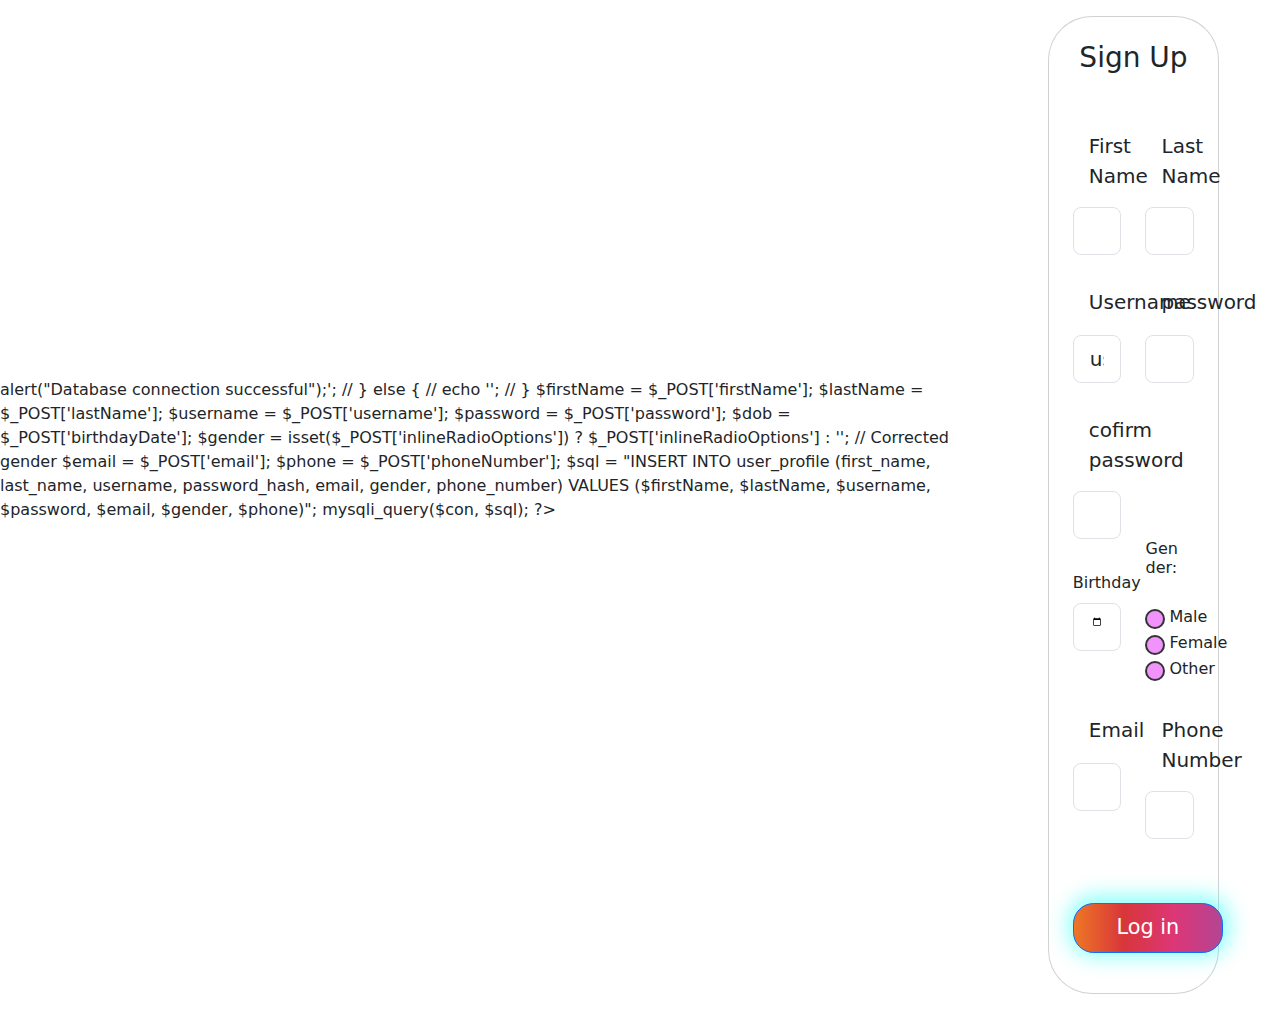
<file: customer/Restaurantly/sign-up.html>
<!DOCTYPE html>
<html lang="en">

<head>
    <meta charset="UTF-8" />
    <meta name="viewport" content="width=device-width, initial-scale=1.0" />
    <title>Sign In to Your Account - Taste Sculptors</title>
    <link rel="stylesheet" href="./assets/css/login.css" />
    <!-- <link href="assets/css/style.css" rel="stylesheet"> -->


    <link href="assets/vendor/animate.css/animate.min.css" rel="stylesheet">
    <link href="assets/vendor/aos/aos.css" rel="stylesheet">
    <link href="assets/vendor/bootstrap/css/bootstrap.min.css" rel="stylesheet">
    <link href="assets/vendor/bootstrap-icons/bootstrap-icons.css" rel="stylesheet">
    <link href="assets/vendor/boxicons/css/boxicons.min.css" rel="stylesheet">
    <link href="assets/vendor/glightbox/css/glightbox.min.css" rel="stylesheet">
    <link href="assets/vendor/swiper/swiper-bundle.min.css" rel="stylesheet">

    <link rel="stylesheet" href="https://cdnjs.cloudflare.com/ajax/libs/font-awesome/5.15.4/css/all.min.css"
        integrity="sha384-KyZXEAg3QhqLMpG8r+6ayZJ8r7B6q6eEc6aDkGS6X4U5j4IbbVYUew+OrCXaRkfj" crossorigin="anonymous">

        <script>
            function isMobileScreen() {
                return window.innerWidth <=756;
            }
        
            function setBodyClass() {
                if (isMobileScreen()) {
                    // document.body.classList.add("gradient-custom");
                    document.body.classList.add("gradient-custom-2"); 
                } else {
                    // document.body.classList.add("gradient-custom-2");
                    document.body.classList.remove("gradient-custom-2"); 
                }
            }
            window.addEventListener('resize', setBodyClass);     
            window.addEventListener('load', setBodyClass);
        </script>
        

</head>

<body class="bg">
<?php
    // Database connection
    $server = "localhost";
    $usernames = "root";
    $password = "";
    $con = mysqli_connect($server, $usernames, $password, "food_order");
    
    // if ($con) {
    //     echo '<script> alert("Database connection successful");</script>';
    // } else {
    //     echo '<script> alert("Database connection failed");</script>';
    // }

    $firstName = $_POST['firstName'];
    $lastName = $_POST['lastName'];
    $username = $_POST['username']; 
    $password = $_POST['password'];
    $dob = $_POST['birthdayDate'];
    $gender = isset($_POST['inlineRadioOptions']) ? $_POST['inlineRadioOptions'] : ''; // Corrected gender
    $email = $_POST['email'];
    $phone = $_POST['phoneNumber'];



    $sql = "INSERT INTO user_profile (first_name, last_name, username, password_hash, email, gender, phone_number)
            VALUES ($firstName, $lastName, $username, $password, $email, $gender, $phone)"; 

    mysqli_query($con, $sql);
    
    ?>


    <section class="vh-100  sections">
        <div class="container py-3 h-80">
            <div class="row justify-content-center align-items-center h-80">
                <div class="col-12 col-lg-8 col-xl-8">
                    <div class="card shadow-2-strong card-registration" style="border-radius: 44px;">
                        <div class="card-body p-5 p-md-4">
                            <h3 class="mb-4 pb-2 pb-md-0 mb-md-5 text-center font-awesome">Sign Up</h3>
                            <form method ="post">

                                <div class="row">
                                    <div class="col-md-6 mb-4">

                                        <div class="form-outline">
                                            <label class="form-label form-control-lg"for="firstName">First Name</label>
                                            <input type="text" id="firstName"  name="firstName"  class="form-control form-control-lg" />
                                        </div>

                                    </div>
                                    <div class="col-md-6 mb-4">

                                        <div class="form-outline">
                                            <label class="form-label form-control-lg"  for="lastName">Last Name</label>
                                            <input type="text" id="lastName" name = "lastName" class="form-control form-control-lg" />
                                        </div>

                                    </div>
                                </div>
                                <div class="row">
                                    <div class="col-md-6 mb-4">

                                        <div class="form-outline">
                                            <label class="form-label form-control-lg" value="username" for="Username">Username</label>
                                            <input type="text" id="Username"  value="username" class="form-control form-control-lg" />
                                        </div>

                                    </div>
                                    <div class="col-md-6 mb-4">

                                        <div class="form-outline">
                                            <label class="form-label form-control-lg" for="password">password</label>
                                            <input type="password" id="password" name= "password" class="form-control form-control-lg" />
                                        </div>

                                    </div>
                                    <div class="col-md-6 mb-0">

                                        <div class="form-outline">
                                            <label class="form-label form-control-lg" for="confirm">cofirm password</label>
                                            <input type="password" id="confirm" class="form-control form-control-lg" />
                                        </div>

                                    </div>
                                </div>

                                <div class="row">
                                    <div class="col-md-6 mb-4 d-flex align-items-center">

                                        <div class="form-outline datepicker w-100">
                                            <label for="birthdayDate form-control-lg " class="form-label">Birthday</label>
                                            <input type="date" name="birthdayDate"  class="form-control form-control-lg" id="birthdayDate" />
                                        </div>

                                    </div>
                                    <div class="col-md-5 mb-4 ">

                                        <h6 class="mb-4 pb-1">Gender: </h6>

                                        <div class="form-check form-check-inline">
                                            <label class="form-check-label " for="maleGender">Male</label>
                                            <input class="form-check-input"  type="radio" name="inlineRadioOptions"
                                                id="maleGender" value="option2" />
                                        </div>

                                        <div class="form-check form-check-inline">
                                            <label class="form-check-label " for="femaleGender">Female</label>
                                            <input class="form-check-input" type="radio" name="inlineRadioOptions"
                                                id="femaleGender" value="option1" />
                                        </div>

                                        <div class="form-check form-check-inline">
                                            <label class="form-check-label " for="otherGender">Other</label>
                                            <input class="form-check-input" type="radio" name="inlineRadioOptions"
                                                id="otherGender" value="option3" />
                                        </div>

                                    </div>
                                </div>

                                <div class="row">
                                    <div class="col-md-6 mb-4 pb-2">

                                        <div class="form-outline">
                                            <label class="form-label form-control-lg" for="emailAddress">Email</label>
                                            <input type="email" id="emailAddress" name="email"
                                                class="form-control form-control-lg" />
                                        </div>

                                    </div>
                                    <div class="col-md-6 mb-4 pb-2">

                                        <div class="form-outline">
                                            <label class="form-label form-control-lg" for="phoneNumber">Phone Number</label>
                                            <input type="tel" id="phoneNumber" name="phoneNumber" class="form-control form-control-lg" />
                                        </div>

                                    </div>
                                </div>

                                <!-- <div class="row">
                                    <div class="col-12">

                                        <select class="select form-control-lg">
                                            <option value="1" disabled>Choose option</option>
                                            <option value="2">Subject 1</option>
                                            <option value="3">Subject 2</option>
                                            <option value="4">Subject 3</option>
                                        </select>
                                        <label class="form-label select-label">Choose option</label>

                                    </div>
                                </div> -->

                                <div class="mt-4 pt-2" >
                                    <button name="signup" class="btn btn-primary btn-block fa-lg gradient-custom-2 mb-3" type="button"
                                        style="width: 150px; height: 50px; border-radius: 1.3rem; font-size: 1.3rem; text-align: center; box-shadow: 1px -2px 20px 6px rgb(33 255 247 / 50%)">Log
                                        in</button>
                                </div>

                            </form>
                        </div>
                    </div>
                </div>
            </div>
        </div>
    </section>
</body>

</html>
</file>
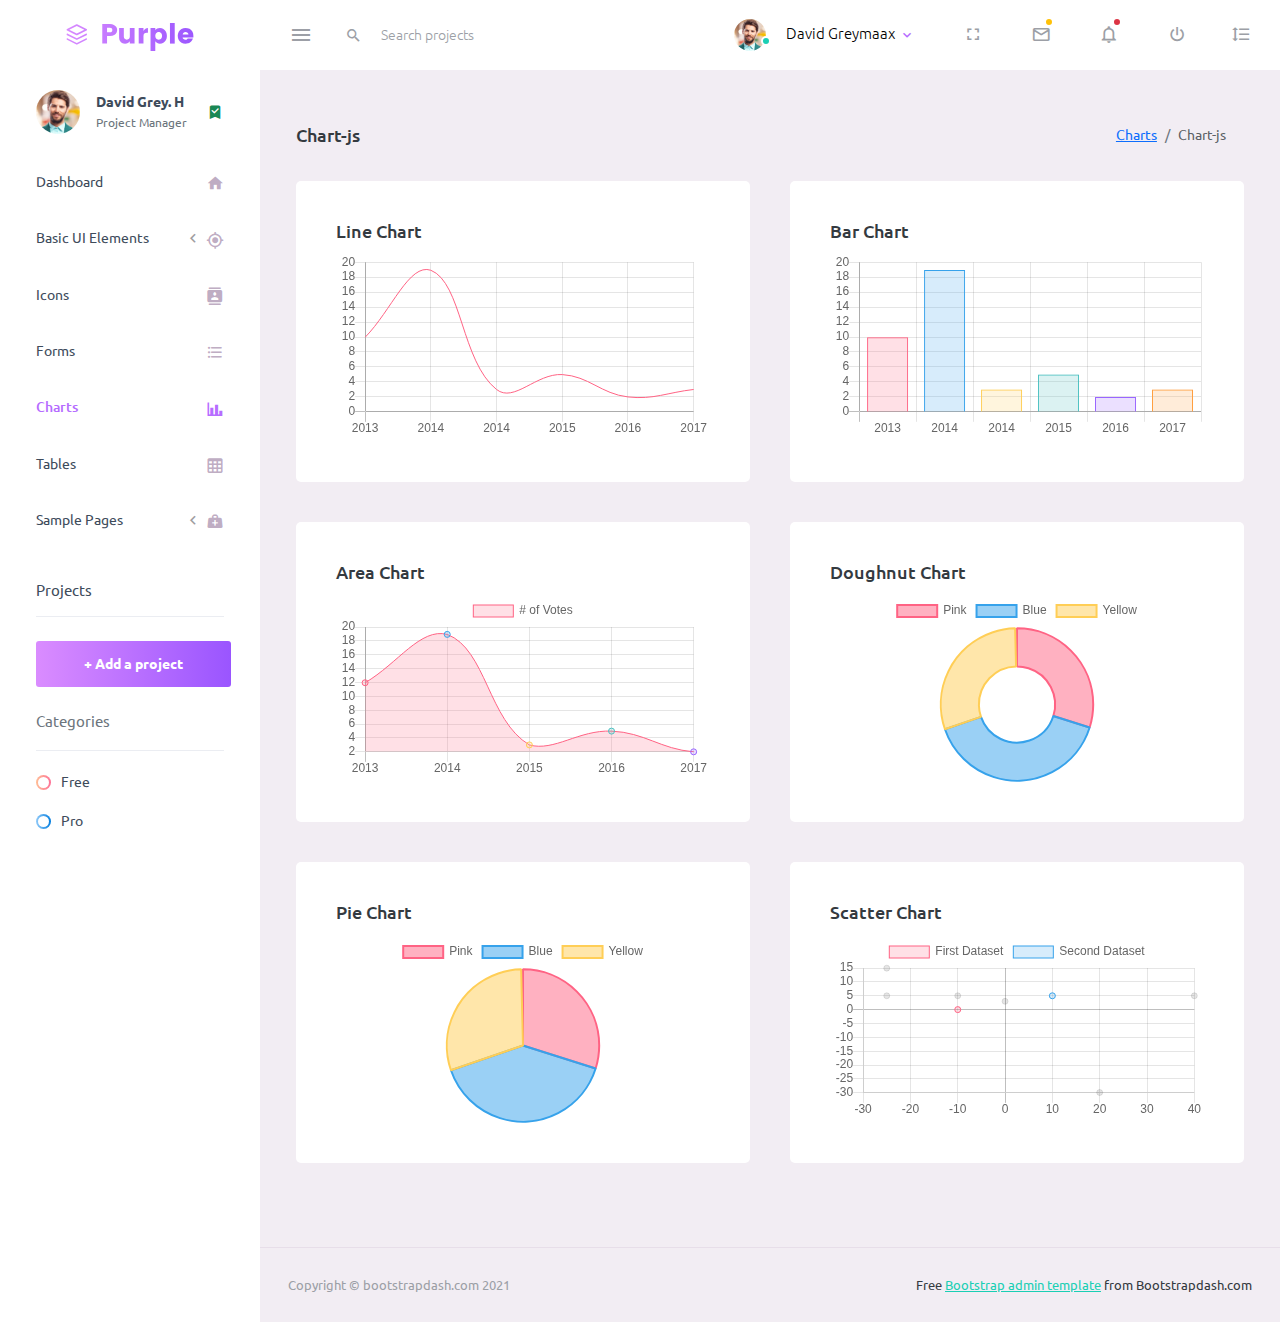
<file: shopkeeper/backend/pages/charts/chartjs.html>
<!DOCTYPE html>
<html lang="en">
  <head>
    <!-- Required meta tags -->
    <meta charset="utf-8">
    <meta name="viewport" content="width=device-width, initial-scale=1, shrink-to-fit=no">
    <title>Purple Admin</title>
    <!-- plugins:css -->
    <link rel="stylesheet" href="../../assets/vendors/mdi/css/materialdesignicons.min.css">
    <link rel="stylesheet" href="../../assets/vendors/css/vendor.bundle.base.css">
    <!-- endinject -->
    <!-- Plugin css for this page -->
    <!-- End Plugin css for this page -->
    <!-- inject:css -->
    <!-- endinject -->
    <!-- Layout styles -->
    <link rel="stylesheet" href="../../assets/css/style.css">
    <!-- End layout styles -->
    <link rel="shortcut icon" href="../../assets/images/favicon.ico" />
  </head>
  <body>
    <div class="container-scroller">
      <!-- partial:../../partials/_navbar.html -->
      <nav class="navbar default-layout-navbar col-lg-12 col-12 p-0 fixed-top d-flex flex-row">
        <div class="text-center navbar-brand-wrapper d-flex align-items-center justify-content-center">
          <a class="navbar-brand brand-logo" href="../../index.html"><img src="../../assets/images/logo.svg" alt="logo" /></a>
          <a class="navbar-brand brand-logo-mini" href="../../index.html"><img src="../../assets/images/logo-mini.svg" alt="logo" /></a>
        </div>
        <div class="navbar-menu-wrapper d-flex align-items-stretch">
          <button class="navbar-toggler navbar-toggler align-self-center" type="button" data-toggle="minimize">
            <span class="mdi mdi-menu"></span>
          </button>
          <div class="search-field d-none d-md-block">
            <form class="d-flex align-items-center h-100" action="#">
              <div class="input-group">
                <div class="input-group-prepend bg-transparent">
                  <i class="input-group-text border-0 mdi mdi-magnify"></i>
                </div>
                <input type="text" class="form-control bg-transparent border-0" placeholder="Search projects">
              </div>
            </form>
          </div>
          <ul class="navbar-nav navbar-nav-right">
            <li class="nav-item nav-profile dropdown">
              <a class="nav-link dropdown-toggle" id="profileDropdown" href="#" data-bs-toggle="dropdown" aria-expanded="false">
                <div class="nav-profile-img">
                  <img src="../../assets/images/faces/face1.jpg" alt="image">
                  <span class="availability-status online"></span>
                </div>
                <div class="nav-profile-text">
                  <p class="mb-1 text-black">David Greymaax</p>
                </div>
              </a>
              <div class="dropdown-menu navbar-dropdown" aria-labelledby="profileDropdown">
                <a class="dropdown-item" href="#">
                  <i class="mdi mdi-cached me-2 text-success"></i> Activity Log </a>
                <div class="dropdown-divider"></div>
                <a class="dropdown-item" href="#">
                  <i class="mdi mdi-logout me-2 text-primary"></i> Signout </a>
              </div>
            </li>
            <li class="nav-item d-none d-lg-block full-screen-link">
              <a class="nav-link">
                <i class="mdi mdi-fullscreen" id="fullscreen-button"></i>
              </a>
            </li>
            <li class="nav-item dropdown">
              <a class="nav-link count-indicator dropdown-toggle" id="messageDropdown" href="#" data-bs-toggle="dropdown" aria-expanded="false">
                <i class="mdi mdi-email-outline"></i>
                <span class="count-symbol bg-warning"></span>
              </a>
              <div class="dropdown-menu dropdown-menu-right navbar-dropdown preview-list" aria-labelledby="messageDropdown">
                <h6 class="p-3 mb-0">Messages</h6>
                <div class="dropdown-divider"></div>
                <a class="dropdown-item preview-item">
                  <div class="preview-thumbnail">
                    <img src="../../assets/images/faces/face4.jpg" alt="image" class="profile-pic">
                  </div>
                  <div class="preview-item-content d-flex align-items-start flex-column justify-content-center">
                    <h6 class="preview-subject ellipsis mb-1 font-weight-normal">Mark send you a message</h6>
                    <p class="text-gray mb-0"> 1 Minutes ago </p>
                  </div>
                </a>
                <div class="dropdown-divider"></div>
                <a class="dropdown-item preview-item">
                  <div class="preview-thumbnail">
                    <img src="../../assets/images/faces/face2.jpg" alt="image" class="profile-pic">
                  </div>
                  <div class="preview-item-content d-flex align-items-start flex-column justify-content-center">
                    <h6 class="preview-subject ellipsis mb-1 font-weight-normal">Cregh send you a message</h6>
                    <p class="text-gray mb-0"> 15 Minutes ago </p>
                  </div>
                </a>
                <div class="dropdown-divider"></div>
                <a class="dropdown-item preview-item">
                  <div class="preview-thumbnail">
                    <img src="../../assets/images/faces/face3.jpg" alt="image" class="profile-pic">
                  </div>
                  <div class="preview-item-content d-flex align-items-start flex-column justify-content-center">
                    <h6 class="preview-subject ellipsis mb-1 font-weight-normal">Profile picture updated</h6>
                    <p class="text-gray mb-0"> 18 Minutes ago </p>
                  </div>
                </a>
                <div class="dropdown-divider"></div>
                <h6 class="p-3 mb-0 text-center">4 new messages</h6>
              </div>
            </li>
            <li class="nav-item dropdown">
              <a class="nav-link count-indicator dropdown-toggle" id="notificationDropdown" href="#" data-bs-toggle="dropdown">
                <i class="mdi mdi-bell-outline"></i>
                <span class="count-symbol bg-danger"></span>
              </a>
              <div class="dropdown-menu dropdown-menu-right navbar-dropdown preview-list" aria-labelledby="notificationDropdown">
                <h6 class="p-3 mb-0">Notifications</h6>
                <div class="dropdown-divider"></div>
                <a class="dropdown-item preview-item">
                  <div class="preview-thumbnail">
                    <div class="preview-icon bg-success">
                      <i class="mdi mdi-calendar"></i>
                    </div>
                  </div>
                  <div class="preview-item-content d-flex align-items-start flex-column justify-content-center">
                    <h6 class="preview-subject font-weight-normal mb-1">Event today</h6>
                    <p class="text-gray ellipsis mb-0"> Just a reminder that you have an event today </p>
                  </div>
                </a>
                <div class="dropdown-divider"></div>
                <a class="dropdown-item preview-item">
                  <div class="preview-thumbnail">
                    <div class="preview-icon bg-warning">
                      <i class="mdi mdi-settings"></i>
                    </div>
                  </div>
                  <div class="preview-item-content d-flex align-items-start flex-column justify-content-center">
                    <h6 class="preview-subject font-weight-normal mb-1">Settings</h6>
                    <p class="text-gray ellipsis mb-0"> Update dashboard </p>
                  </div>
                </a>
                <div class="dropdown-divider"></div>
                <a class="dropdown-item preview-item">
                  <div class="preview-thumbnail">
                    <div class="preview-icon bg-info">
                      <i class="mdi mdi-link-variant"></i>
                    </div>
                  </div>
                  <div class="preview-item-content d-flex align-items-start flex-column justify-content-center">
                    <h6 class="preview-subject font-weight-normal mb-1">Launch Admin</h6>
                    <p class="text-gray ellipsis mb-0"> New admin wow! </p>
                  </div>
                </a>
                <div class="dropdown-divider"></div>
                <h6 class="p-3 mb-0 text-center">See all notifications</h6>
              </div>
            </li>
            <li class="nav-item nav-logout d-none d-lg-block">
              <a class="nav-link" href="#">
                <i class="mdi mdi-power"></i>
              </a>
            </li>
            <li class="nav-item nav-settings d-none d-lg-block">
              <a class="nav-link" href="#">
                <i class="mdi mdi-format-line-spacing"></i>
              </a>
            </li>
          </ul>
          <button class="navbar-toggler navbar-toggler-right d-lg-none align-self-center" type="button" data-toggle="offcanvas">
            <span class="mdi mdi-menu"></span>
          </button>
        </div>
      </nav>
      <!-- partial -->
      <div class="container-fluid page-body-wrapper">
        <!-- partial:../../partials/_sidebar.html -->
        <nav class="sidebar sidebar-offcanvas" id="sidebar">
          <ul class="nav">
            <li class="nav-item nav-profile">
              <a href="#" class="nav-link">
                <div class="nav-profile-image">
                  <img src="../../assets/images/faces/face1.jpg" alt="profile">
                  <span class="login-status online"></span>
                  <!--change to offline or busy as needed-->
                </div>
                <div class="nav-profile-text d-flex flex-column">
                  <span class="font-weight-bold mb-2">David Grey. H</span>
                  <span class="text-secondary text-small">Project Manager</span>
                </div>
                <i class="mdi mdi-bookmark-check text-success nav-profile-badge"></i>
              </a>
            </li>
            <li class="nav-item">
              <a class="nav-link" href="../../index.html">
                <span class="menu-title">Dashboard</span>
                <i class="mdi mdi-home menu-icon"></i>
              </a>
            </li>
            <li class="nav-item">
              <a class="nav-link" data-bs-toggle="collapse" href="#ui-basic" aria-expanded="false" aria-controls="ui-basic">
                <span class="menu-title">Basic UI Elements</span>
                <i class="menu-arrow"></i>
                <i class="mdi mdi-crosshairs-gps menu-icon"></i>
              </a>
              <div class="collapse" id="ui-basic">
                <ul class="nav flex-column sub-menu">
                  <li class="nav-item"> <a class="nav-link" href="../../pages/ui-features/buttons.html">Buttons</a></li>
                  <li class="nav-item"> <a class="nav-link" href="../../pages/ui-features/typography.html">Typography</a></li>
                </ul>
              </div>
            </li>
            <li class="nav-item">
              <a class="nav-link" href="../../pages/icons/mdi.html">
                <span class="menu-title">Icons</span>
                <i class="mdi mdi-contacts menu-icon"></i>
              </a>
            </li>
            <li class="nav-item">
              <a class="nav-link" href="../../pages/forms/basic_elements.html">
                <span class="menu-title">Forms</span>
                <i class="mdi mdi-format-list-bulleted menu-icon"></i>
              </a>
            </li>
            <li class="nav-item">
              <a class="nav-link" href="../../pages/charts/chartjs.html">
                <span class="menu-title">Charts</span>
                <i class="mdi mdi-chart-bar menu-icon"></i>
              </a>
            </li>
            <li class="nav-item">
              <a class="nav-link" href="../../pages/tables/basic-table.html">
                <span class="menu-title">Tables</span>
                <i class="mdi mdi-table-large menu-icon"></i>
              </a>
            </li>
            <li class="nav-item">
              <a class="nav-link" data-bs-toggle="collapse" href="#general-pages" aria-expanded="false" aria-controls="general-pages">
                <span class="menu-title">Sample Pages</span>
                <i class="menu-arrow"></i>
                <i class="mdi mdi-medical-bag menu-icon"></i>
              </a>
              <div class="collapse" id="general-pages">
                <ul class="nav flex-column sub-menu">
                  <li class="nav-item"> <a class="nav-link" href="../../pages/samples/blank-page.html"> Blank Page </a></li>
                  <li class="nav-item"> <a class="nav-link" href="../../pages/samples/login.html"> Login </a></li>
                  <li class="nav-item"> <a class="nav-link" href="../../pages/samples/register.html"> Register </a></li>
                  <li class="nav-item"> <a class="nav-link" href="../../pages/samples/error-404.html"> 404 </a></li>
                  <li class="nav-item"> <a class="nav-link" href="../../pages/samples/error-500.html"> 500 </a></li>
                </ul>
              </div>
            </li>
            <li class="nav-item sidebar-actions">
              <span class="nav-link">
                <div class="border-bottom">
                  <h6 class="font-weight-normal mb-3">Projects</h6>
                </div>
                <button class="btn btn-block btn-lg btn-gradient-primary mt-4">+ Add a project</button>
                <div class="mt-4">
                  <div class="border-bottom">
                    <p class="text-secondary">Categories</p>
                  </div>
                  <ul class="gradient-bullet-list mt-4">
                    <li>Free</li>
                    <li>Pro</li>
                  </ul>
                </div>
              </span>
            </li>
          </ul>
        </nav>
        <!-- partial -->
        <div class="main-panel">
          <div class="content-wrapper">
            <div class="page-header">
              <h3 class="page-title"> Chart-js </h3>
              <nav aria-label="breadcrumb">
                <ol class="breadcrumb">
                  <li class="breadcrumb-item"><a href="#">Charts</a></li>
                  <li class="breadcrumb-item active" aria-current="page">Chart-js</li>
                </ol>
              </nav>
            </div>
            <div class="row">
              <div class="col-lg-6 grid-margin stretch-card">
                <div class="card">
                  <div class="card-body">
                    <h4 class="card-title">Line chart</h4>
                    <canvas id="lineChart" style="height:250px"></canvas>
                  </div>
                </div>
              </div>
              <div class="col-lg-6 grid-margin stretch-card">
                <div class="card">
                  <div class="card-body">
                    <h4 class="card-title">Bar chart</h4>
                    <canvas id="barChart" style="height:230px"></canvas>
                  </div>
                </div>
              </div>
            </div>
            <div class="row">
              <div class="col-lg-6 grid-margin stretch-card">
                <div class="card">
                  <div class="card-body">
                    <h4 class="card-title">Area chart</h4>
                    <canvas id="areaChart" style="height:250px"></canvas>
                  </div>
                </div>
              </div>
              <div class="col-lg-6 grid-margin stretch-card">
                <div class="card">
                  <div class="card-body">
                    <h4 class="card-title">Doughnut chart</h4>
                    <canvas id="doughnutChart" style="height:250px"></canvas>
                  </div>
                </div>
              </div>
            </div>
            <div class="row">
              <div class="col-lg-6 grid-margin stretch-card">
                <div class="card">
                  <div class="card-body">
                    <h4 class="card-title">Pie chart</h4>
                    <canvas id="pieChart" style="height:250px"></canvas>
                  </div>
                </div>
              </div>
              <div class="col-lg-6 grid-margin stretch-card">
                <div class="card">
                  <div class="card-body">
                    <h4 class="card-title">Scatter chart</h4>
                    <canvas id="scatterChart" style="height:250px"></canvas>
                  </div>
                </div>
              </div>
            </div>
          </div>
          <!-- content-wrapper ends -->
          <!-- partial:../../partials/_footer.html -->
          <footer class="footer">
            <div class="container-fluid d-flex justify-content-between">
              <span class="text-muted d-block text-center text-sm-start d-sm-inline-block">Copyright © bootstrapdash.com 2021</span>
              <span class="float-none float-sm-end mt-1 mt-sm-0 text-end"> Free <a href="https://www.bootstrapdash.com/bootstrap-admin-template/" target="_blank">Bootstrap admin template</a> from Bootstrapdash.com</span>
            </div>
          </footer>
          <!-- partial -->
        </div>
        <!-- main-panel ends -->
      </div>
      <!-- page-body-wrapper ends -->
    </div>
    <!-- container-scroller -->
    <!-- plugins:js -->
    <script src="../../assets/vendors/js/vendor.bundle.base.js"></script>
    <!-- endinject -->
    <!-- Plugin js for this page -->
    <script src="../../assets/vendors/chart.js/Chart.min.js"></script>
    <!-- End plugin js for this page -->
    <!-- inject:js -->
    <script src="../../assets/js/off-canvas.js"></script>
    <script src="../../assets/js/hoverable-collapse.js"></script>
    <script src="../../assets/js/misc.js"></script>
    <!-- endinject -->
    <!-- Custom js for this page -->
    <script src="../../assets/js/chart.js"></script>
    <!-- End custom js for this page -->
  </body>
</html>
</file>
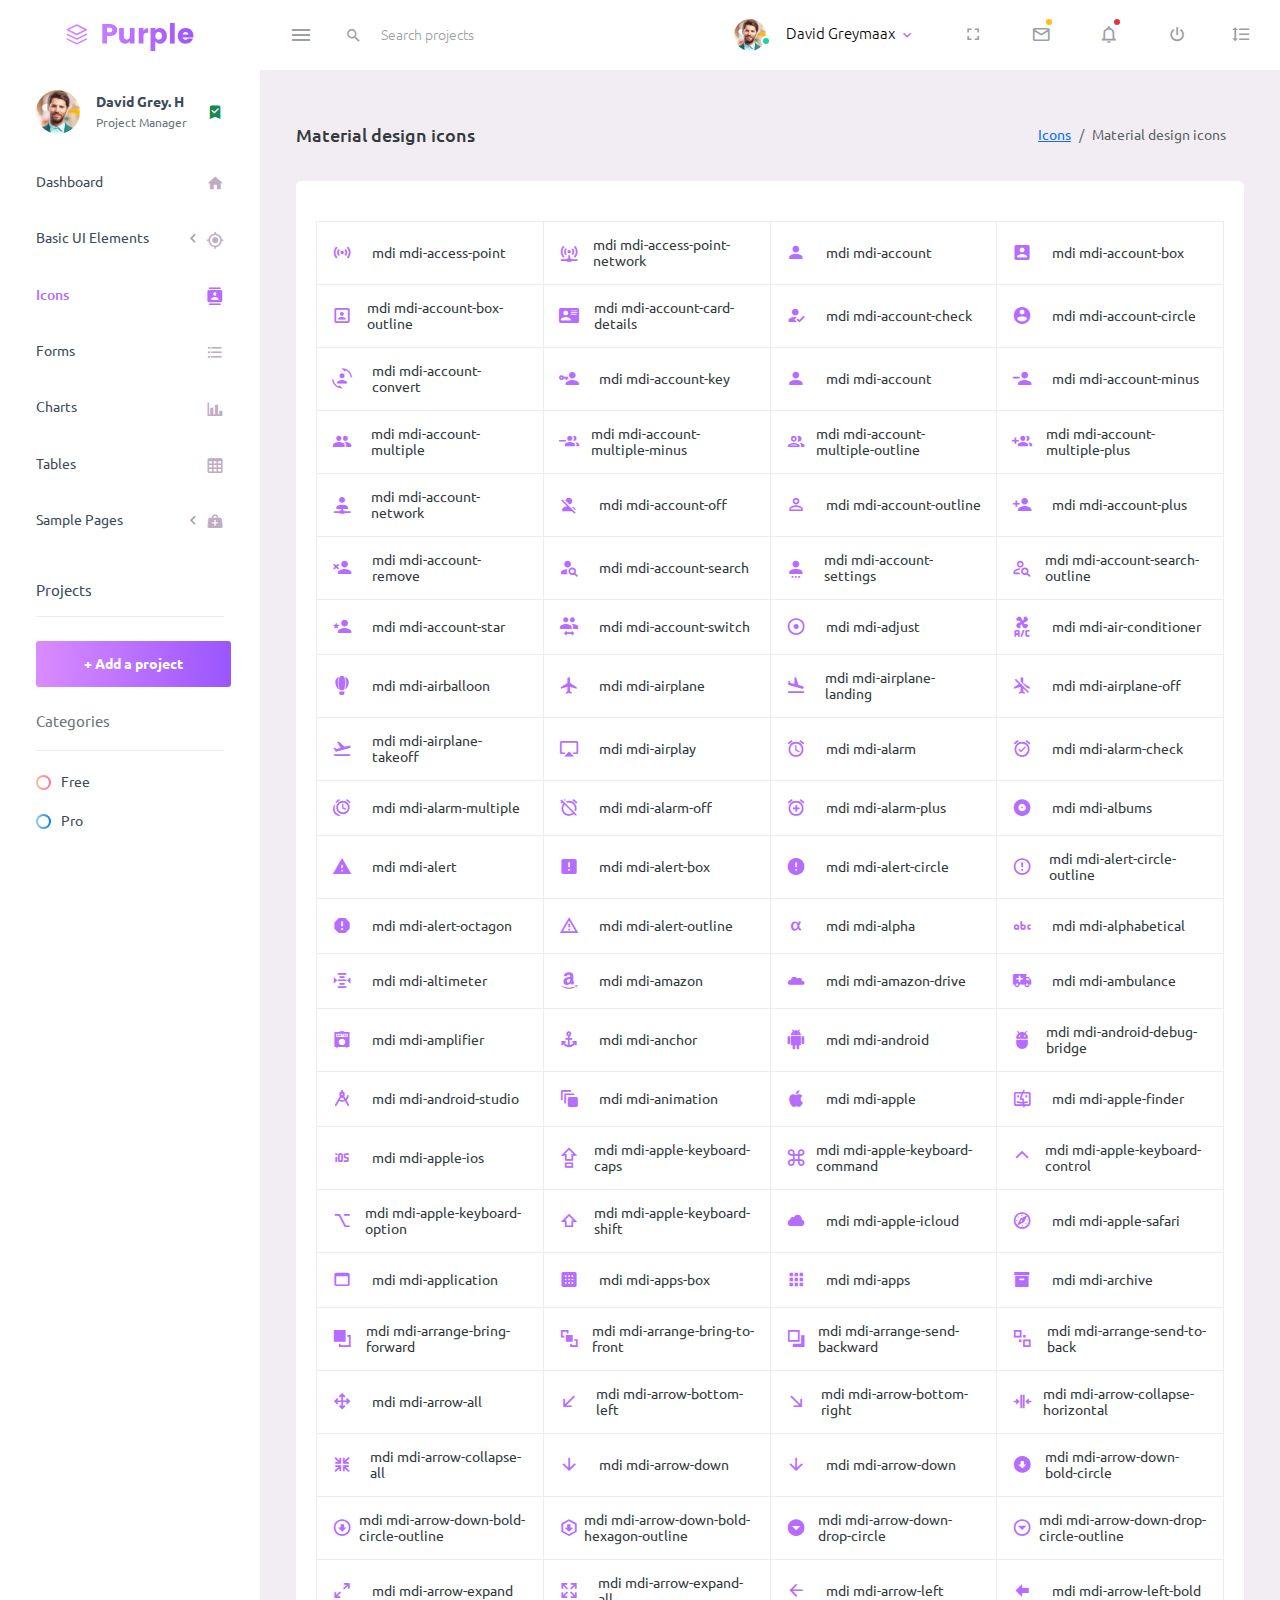
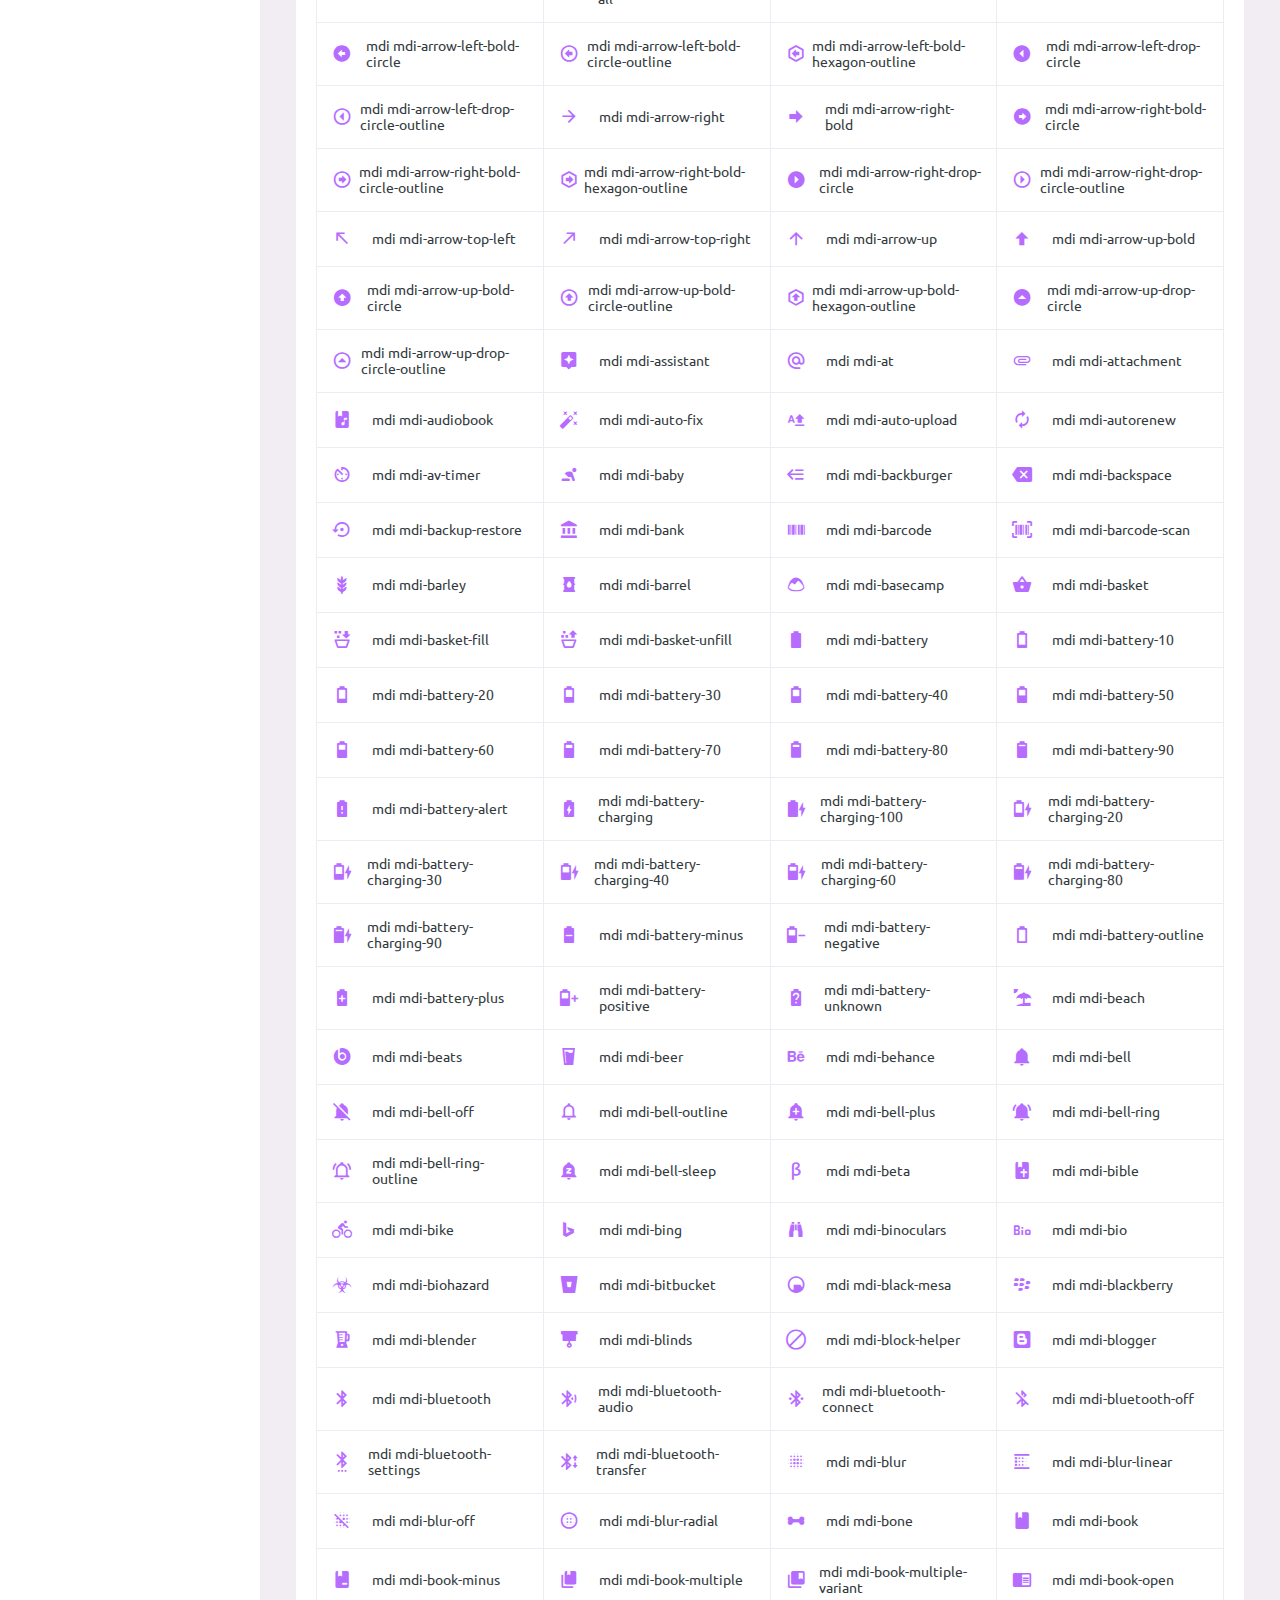
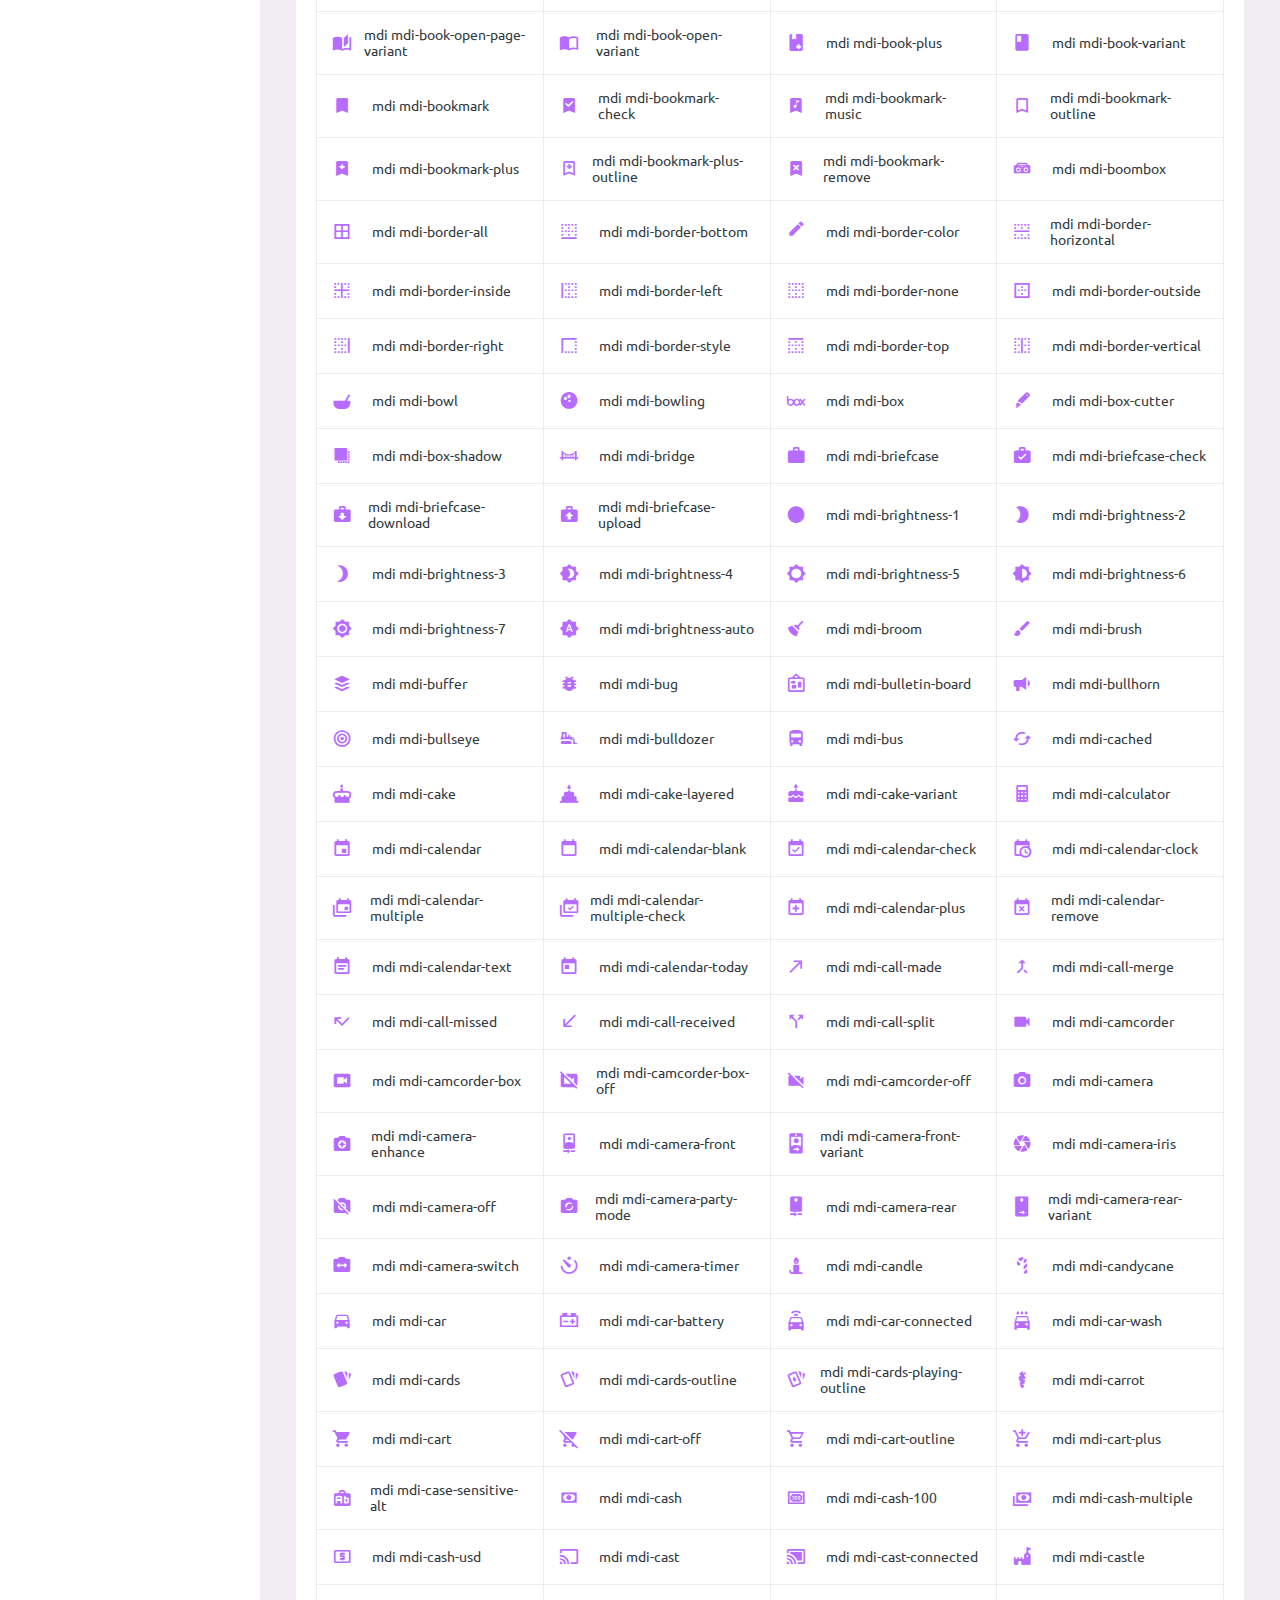
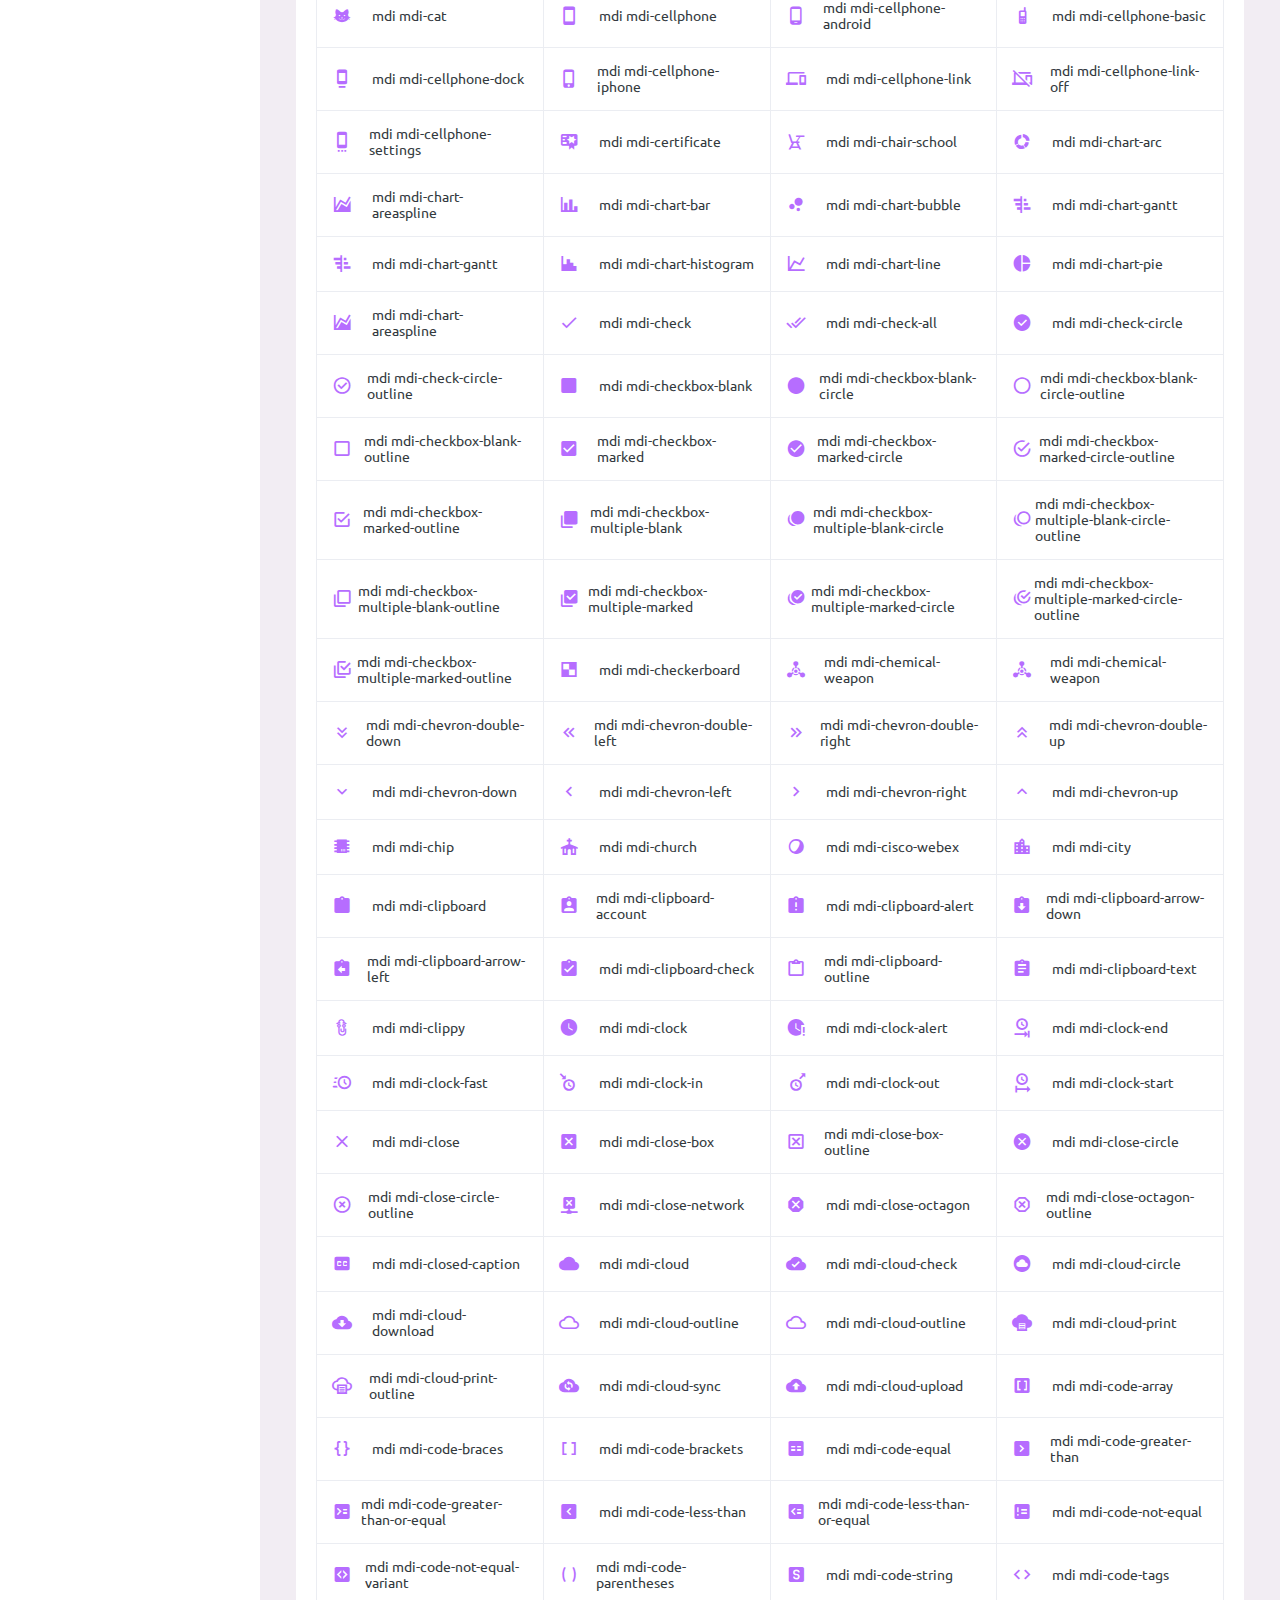
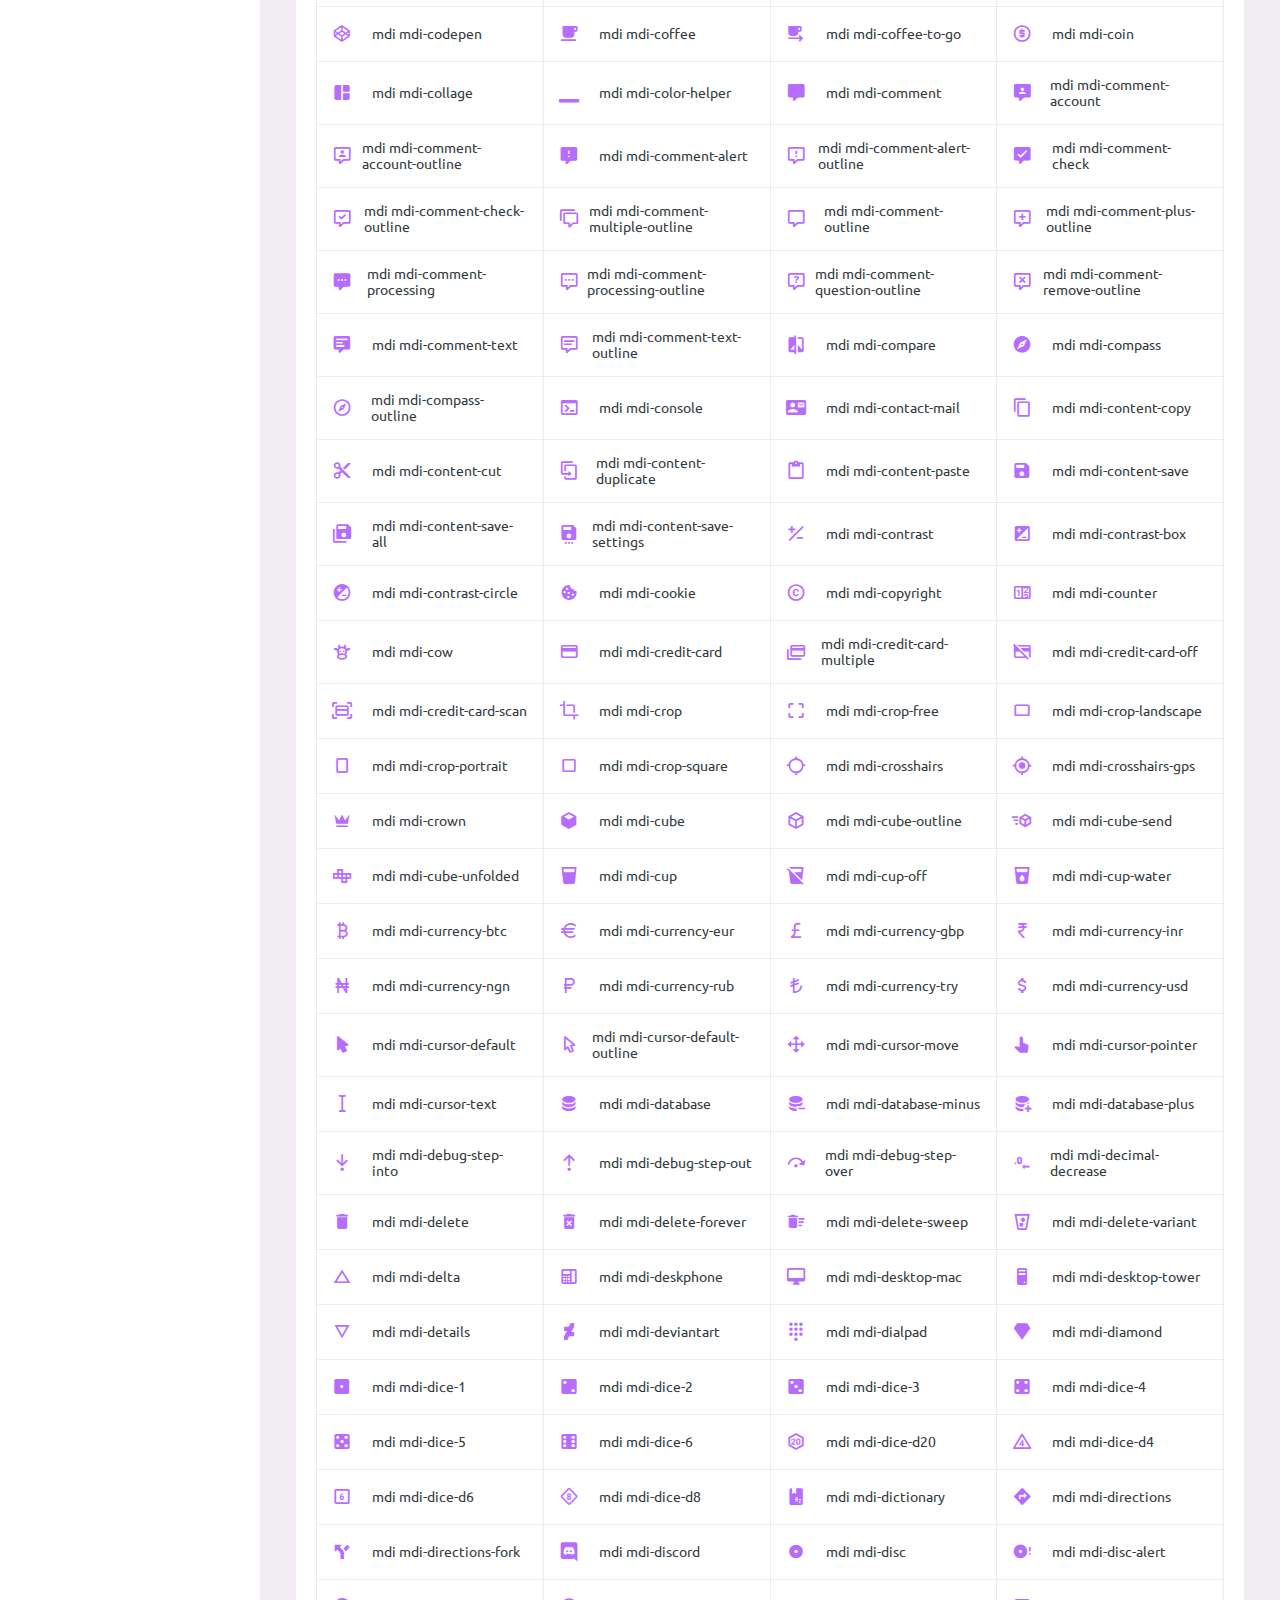
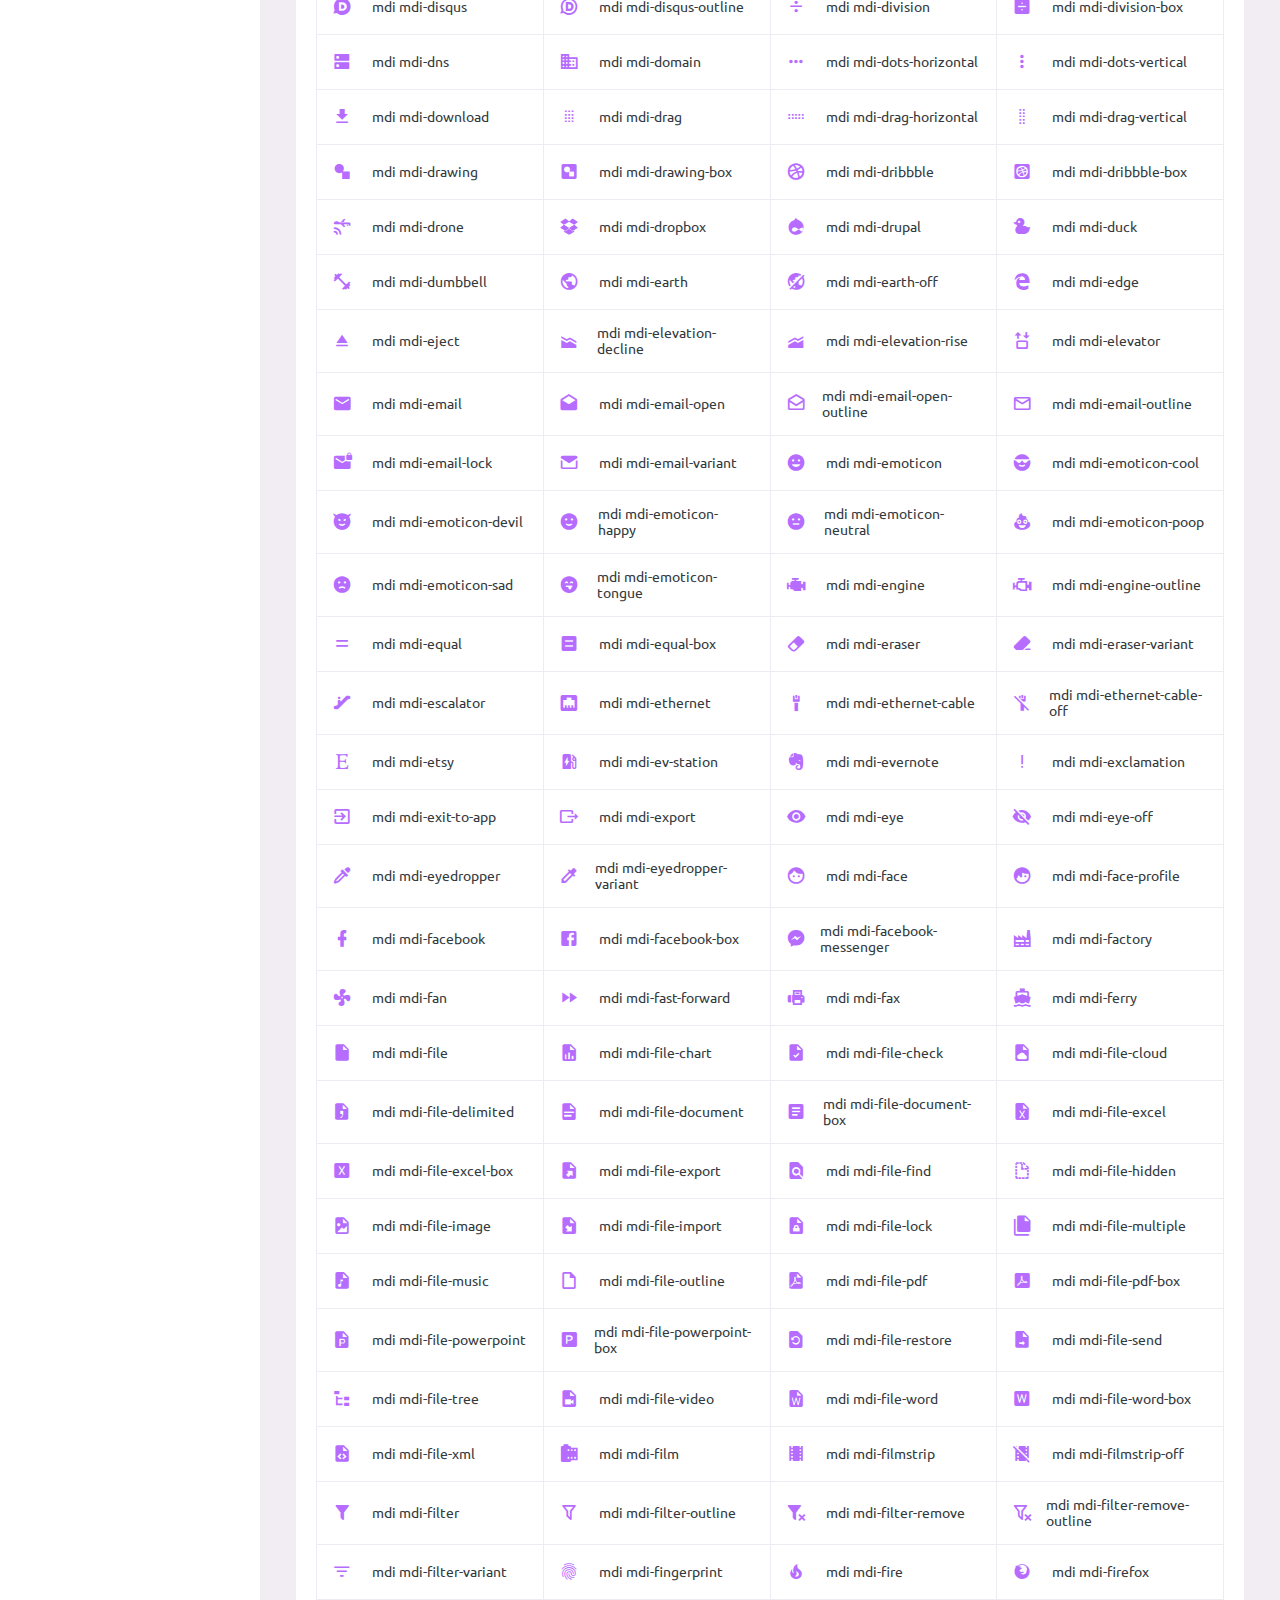
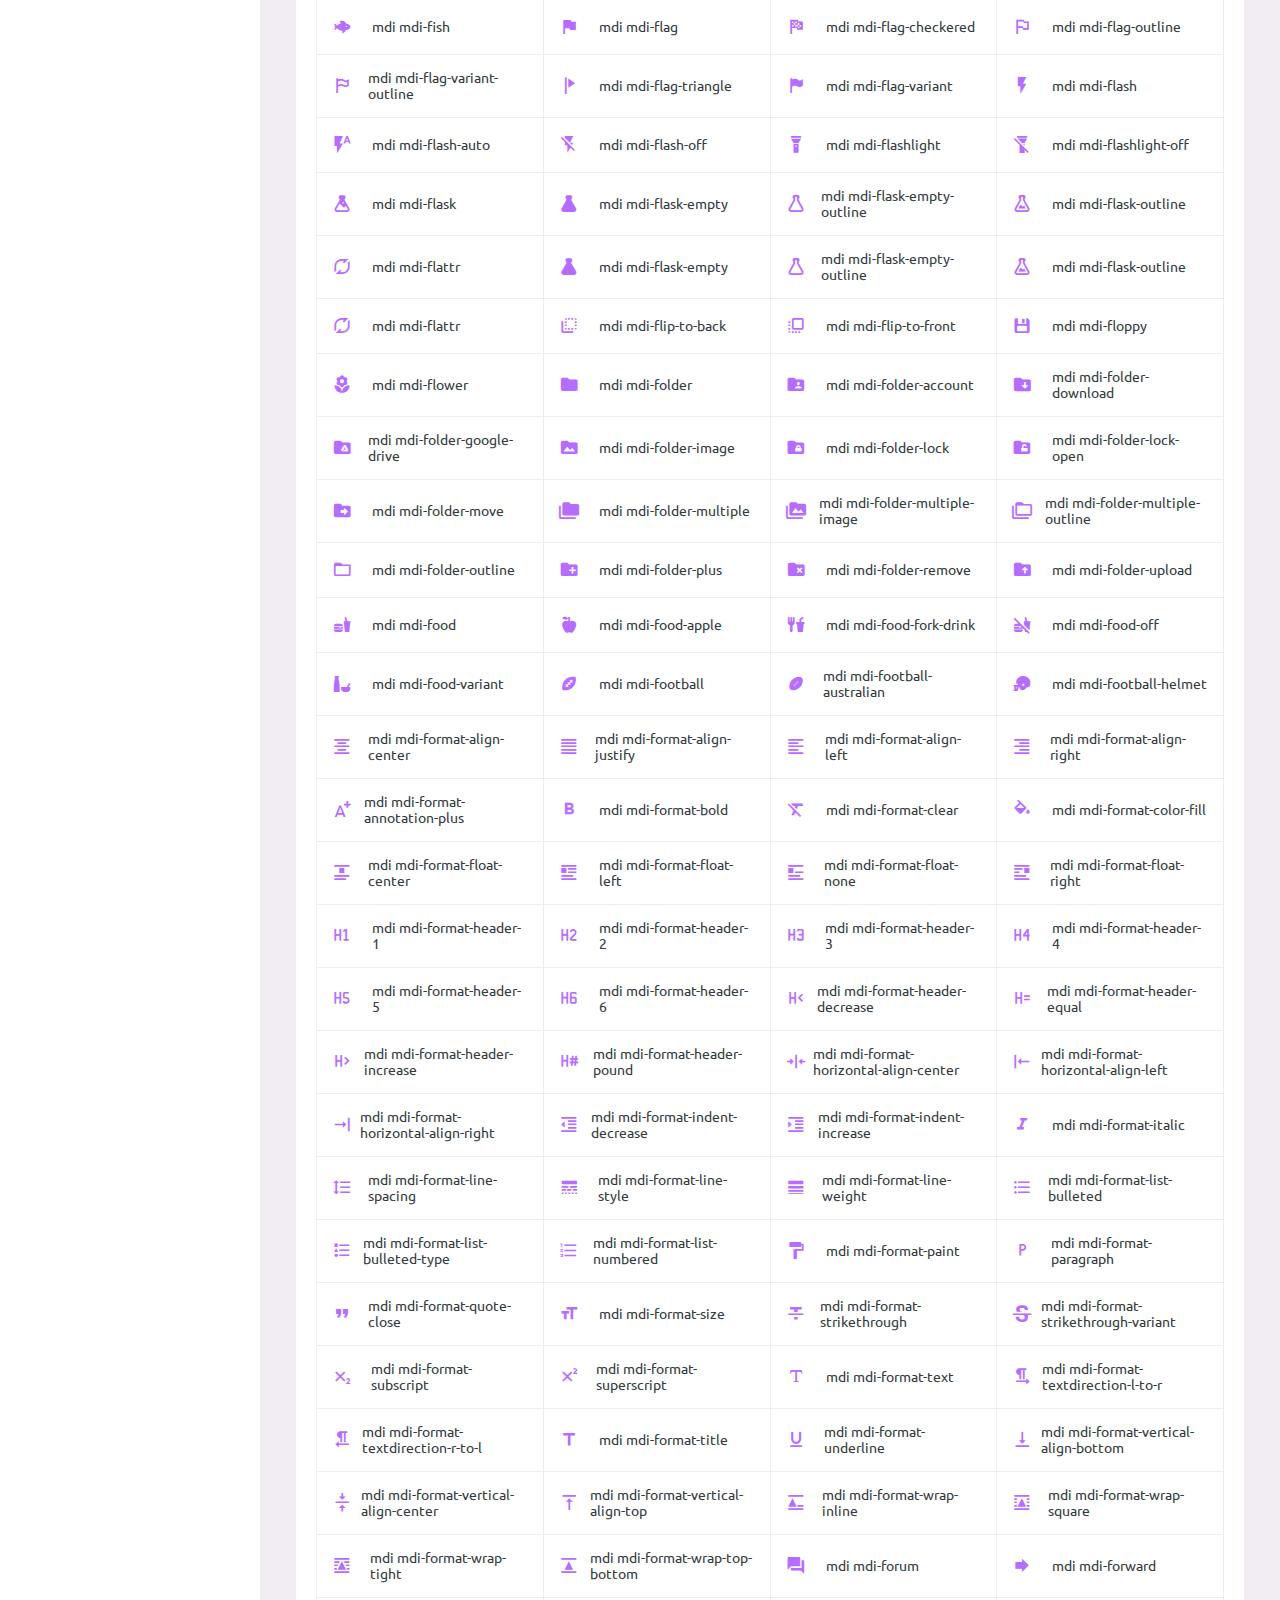
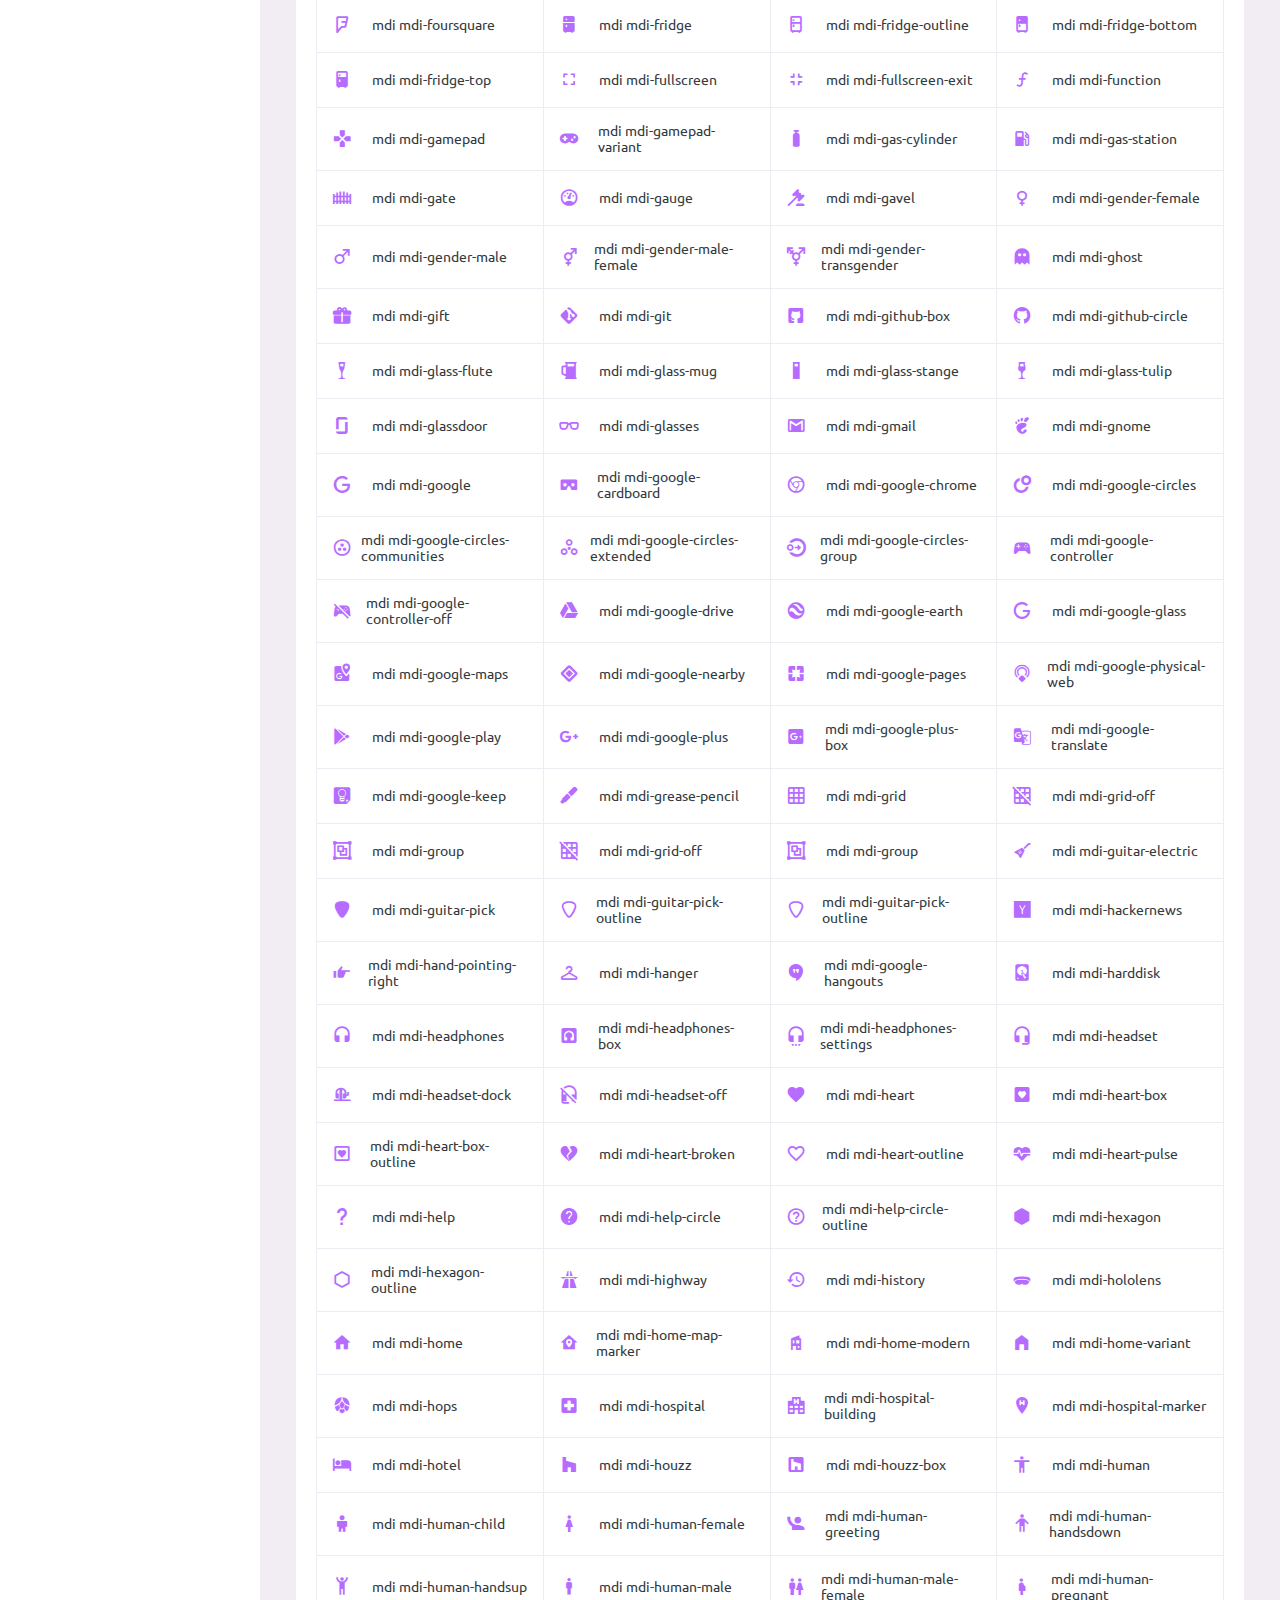
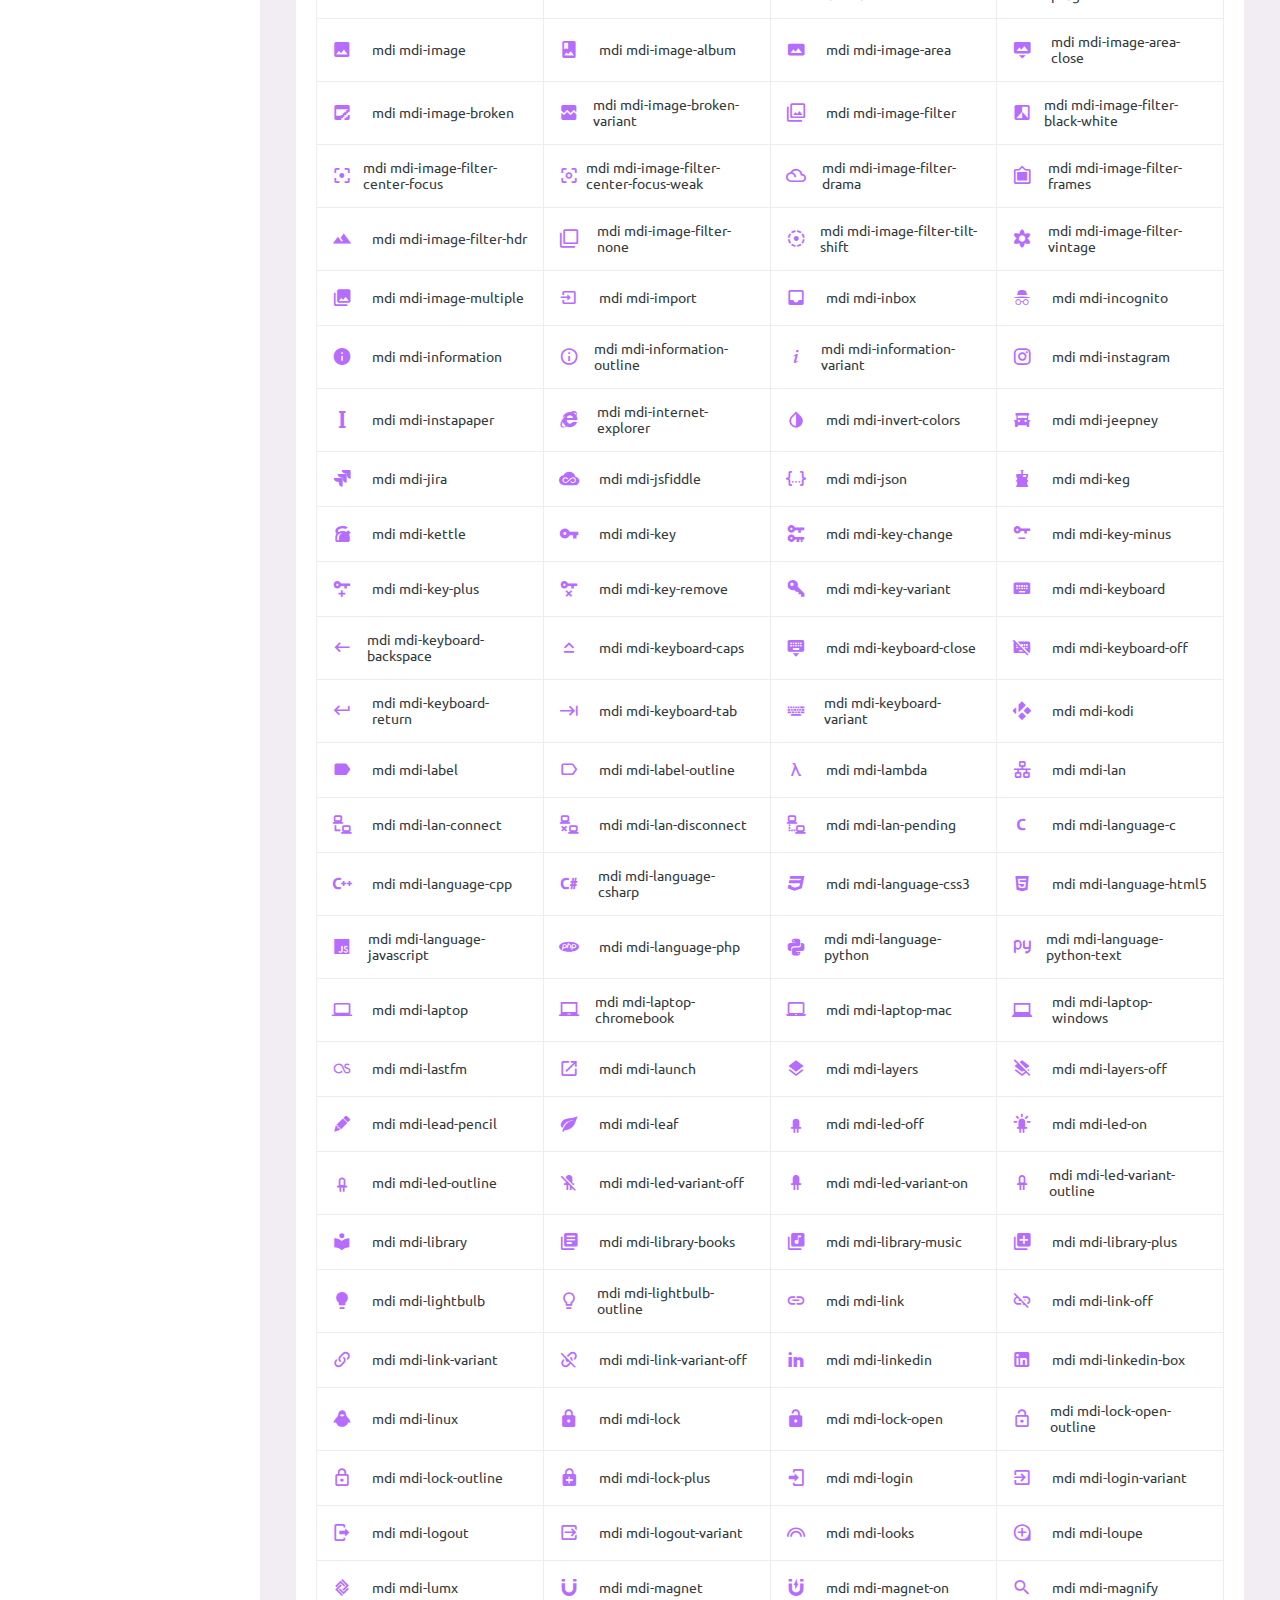
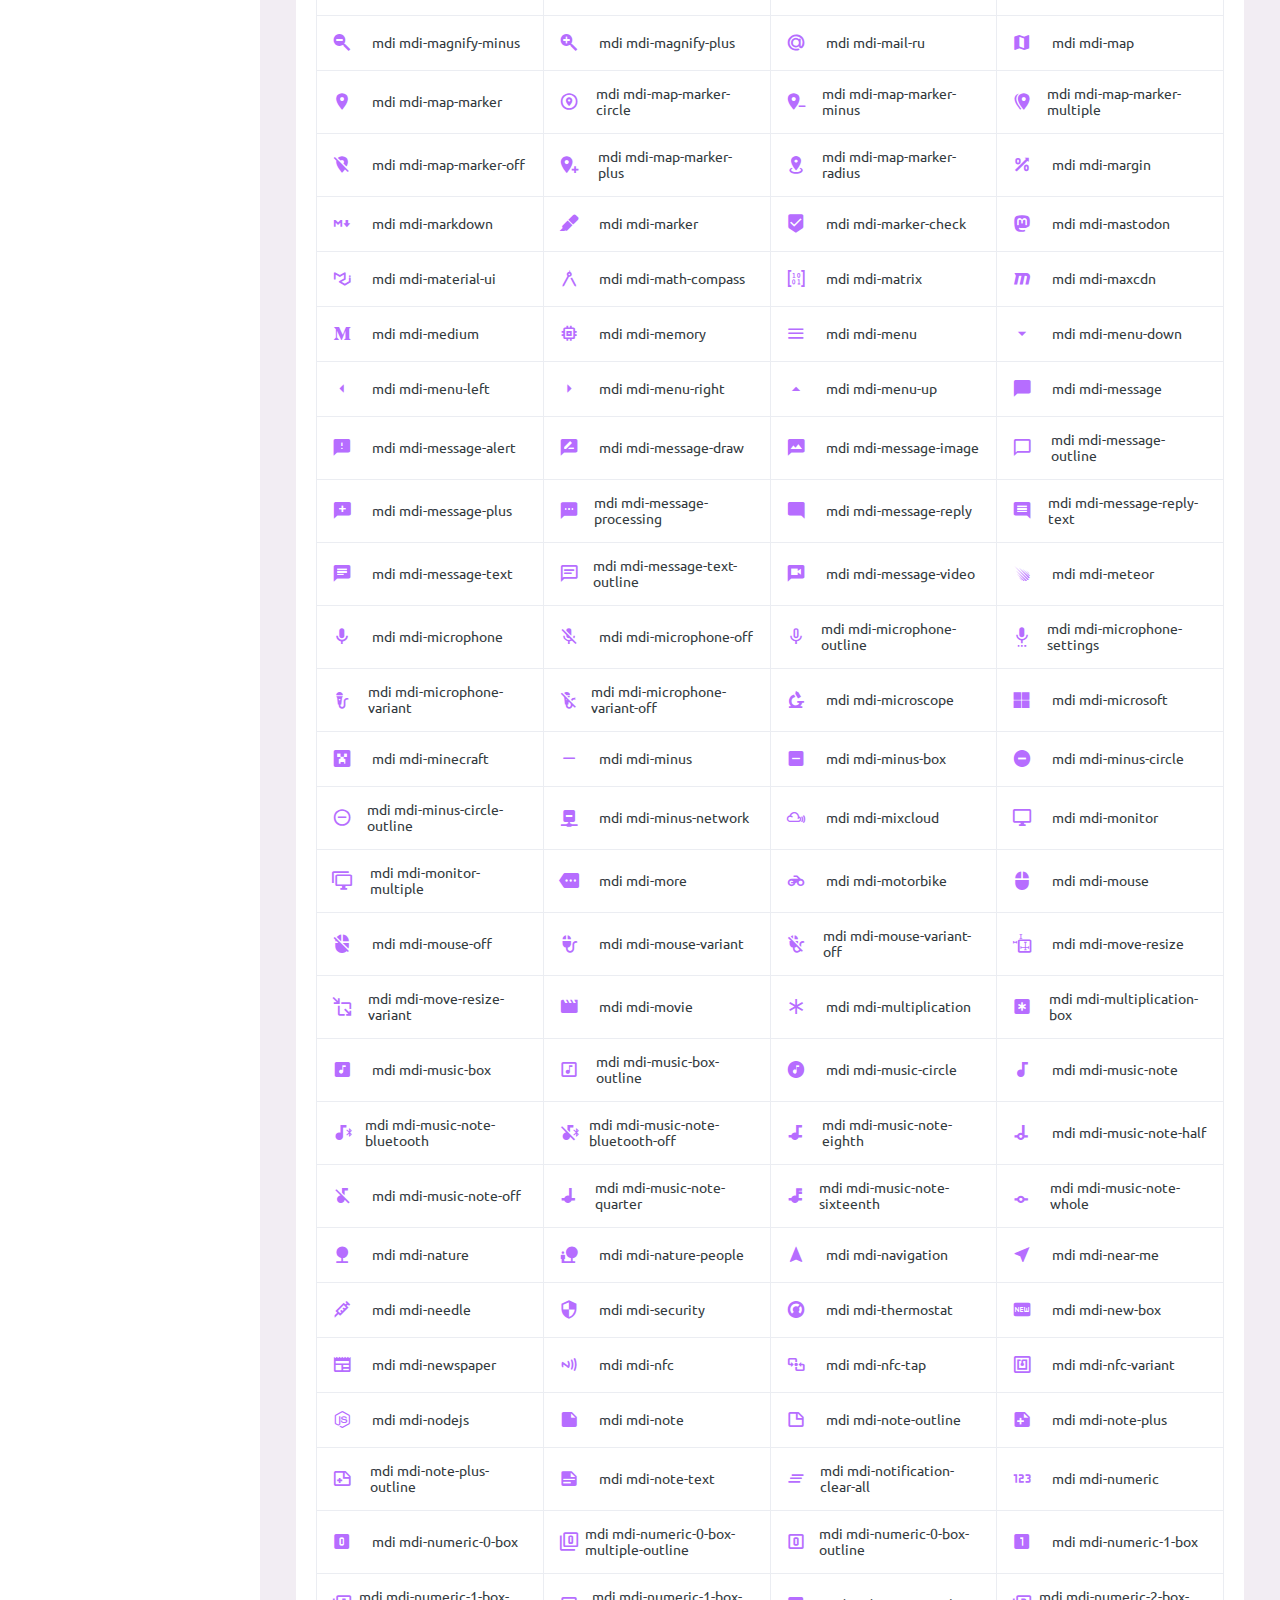
<file: shopkeeper/backend/pages/icons/mdi.html>
<!DOCTYPE html>
<html lang="en">
  <head>
    <!-- Required meta tags -->
    <meta charset="utf-8">
    <meta name="viewport" content="width=device-width, initial-scale=1, shrink-to-fit=no">
    <title>Purple Admin</title>
    <!-- plugins:css -->
    <link rel="stylesheet" href="../../assets/vendors/mdi/css/materialdesignicons.min.css">
    <link rel="stylesheet" href="../../assets/vendors/css/vendor.bundle.base.css">
    <!-- endinject -->
    <!-- Plugin css for this page -->
    <!-- End Plugin css for this page -->
    <!-- inject:css -->
    <!-- endinject -->
    <!-- Layout styles -->
    <link rel="stylesheet" href="../../assets/css/style.css">
    <!-- End layout styles -->
    <link rel="shortcut icon" href="../../assets/images/favicon.ico" />
  </head>
  <body>
    <div class=" container-scroller">
      <!-- partial:../../partials/_navbar.html -->
      <nav class="navbar default-layout-navbar col-lg-12 col-12 p-0 fixed-top d-flex flex-row">
        <div class="text-center navbar-brand-wrapper d-flex align-items-center justify-content-center">
          <a class="navbar-brand brand-logo" href="../../index.html"><img src="../../assets/images/logo.svg" alt="logo" /></a>
          <a class="navbar-brand brand-logo-mini" href="../../index.html"><img src="../../assets/images/logo-mini.svg" alt="logo" /></a>
        </div>
        <div class="navbar-menu-wrapper d-flex align-items-stretch">
          <button class="navbar-toggler navbar-toggler align-self-center" type="button" data-toggle="minimize">
            <span class="mdi mdi-menu"></span>
          </button>
          <div class="search-field d-none d-md-block">
            <form class="d-flex align-items-center h-100" action="#">
              <div class="input-group">
                <div class="input-group-prepend bg-transparent">
                  <i class="input-group-text border-0 mdi mdi-magnify"></i>
                </div>
                <input type="text" class="form-control bg-transparent border-0" placeholder="Search projects">
              </div>
            </form>
          </div>
          <ul class="navbar-nav navbar-nav-right">
            <li class="nav-item nav-profile dropdown">
              <a class="nav-link dropdown-toggle" id="profileDropdown" href="#" data-bs-toggle="dropdown" aria-expanded="false">
                <div class="nav-profile-img">
                  <img src="../../assets/images/faces/face1.jpg" alt="image">
                  <span class="availability-status online"></span>
                </div>
                <div class="nav-profile-text">
                  <p class="mb-1 text-black">David Greymaax</p>
                </div>
              </a>
              <div class="dropdown-menu navbar-dropdown" aria-labelledby="profileDropdown">
                <a class="dropdown-item" href="#">
                  <i class="mdi mdi-cached me-2 text-success"></i> Activity Log </a>
                <div class="dropdown-divider"></div>
                <a class="dropdown-item" href="#">
                  <i class="mdi mdi-logout me-2 text-primary"></i> Signout </a>
              </div>
            </li>
            <li class="nav-item d-none d-lg-block full-screen-link">
              <a class="nav-link">
                <i class="mdi mdi-fullscreen" id="fullscreen-button"></i>
              </a>
            </li>
            <li class="nav-item dropdown">
              <a class="nav-link count-indicator dropdown-toggle" id="messageDropdown" href="#" data-bs-toggle="dropdown" aria-expanded="false">
                <i class="mdi mdi-email-outline"></i>
                <span class="count-symbol bg-warning"></span>
              </a>
              <div class="dropdown-menu dropdown-menu-right navbar-dropdown preview-list" aria-labelledby="messageDropdown">
                <h6 class="p-3 mb-0">Messages</h6>
                <div class="dropdown-divider"></div>
                <a class="dropdown-item preview-item">
                  <div class="preview-thumbnail">
                    <img src="../../assets/images/faces/face4.jpg" alt="image" class="profile-pic">
                  </div>
                  <div class="preview-item-content d-flex align-items-start flex-column justify-content-center">
                    <h6 class="preview-subject ellipsis mb-1 font-weight-normal">Mark send you a message</h6>
                    <p class="text-gray mb-0"> 1 Minutes ago </p>
                  </div>
                </a>
                <div class="dropdown-divider"></div>
                <a class="dropdown-item preview-item">
                  <div class="preview-thumbnail">
                    <img src="../../assets/images/faces/face2.jpg" alt="image" class="profile-pic">
                  </div>
                  <div class="preview-item-content d-flex align-items-start flex-column justify-content-center">
                    <h6 class="preview-subject ellipsis mb-1 font-weight-normal">Cregh send you a message</h6>
                    <p class="text-gray mb-0"> 15 Minutes ago </p>
                  </div>
                </a>
                <div class="dropdown-divider"></div>
                <a class="dropdown-item preview-item">
                  <div class="preview-thumbnail">
                    <img src="../../assets/images/faces/face3.jpg" alt="image" class="profile-pic">
                  </div>
                  <div class="preview-item-content d-flex align-items-start flex-column justify-content-center">
                    <h6 class="preview-subject ellipsis mb-1 font-weight-normal">Profile picture updated</h6>
                    <p class="text-gray mb-0"> 18 Minutes ago </p>
                  </div>
                </a>
                <div class="dropdown-divider"></div>
                <h6 class="p-3 mb-0 text-center">4 new messages</h6>
              </div>
            </li>
            <li class="nav-item dropdown">
              <a class="nav-link count-indicator dropdown-toggle" id="notificationDropdown" href="#" data-bs-toggle="dropdown">
                <i class="mdi mdi-bell-outline"></i>
                <span class="count-symbol bg-danger"></span>
              </a>
              <div class="dropdown-menu dropdown-menu-right navbar-dropdown preview-list" aria-labelledby="notificationDropdown">
                <h6 class="p-3 mb-0">Notifications</h6>
                <div class="dropdown-divider"></div>
                <a class="dropdown-item preview-item">
                  <div class="preview-thumbnail">
                    <div class="preview-icon bg-success">
                      <i class="mdi mdi-calendar"></i>
                    </div>
                  </div>
                  <div class="preview-item-content d-flex align-items-start flex-column justify-content-center">
                    <h6 class="preview-subject font-weight-normal mb-1">Event today</h6>
                    <p class="text-gray ellipsis mb-0"> Just a reminder that you have an event today </p>
                  </div>
                </a>
                <div class="dropdown-divider"></div>
                <a class="dropdown-item preview-item">
                  <div class="preview-thumbnail">
                    <div class="preview-icon bg-warning">
                      <i class="mdi mdi-settings"></i>
                    </div>
                  </div>
                  <div class="preview-item-content d-flex align-items-start flex-column justify-content-center">
                    <h6 class="preview-subject font-weight-normal mb-1">Settings</h6>
                    <p class="text-gray ellipsis mb-0"> Update dashboard </p>
                  </div>
                </a>
                <div class="dropdown-divider"></div>
                <a class="dropdown-item preview-item">
                  <div class="preview-thumbnail">
                    <div class="preview-icon bg-info">
                      <i class="mdi mdi-link-variant"></i>
                    </div>
                  </div>
                  <div class="preview-item-content d-flex align-items-start flex-column justify-content-center">
                    <h6 class="preview-subject font-weight-normal mb-1">Launch Admin</h6>
                    <p class="text-gray ellipsis mb-0"> New admin wow! </p>
                  </div>
                </a>
                <div class="dropdown-divider"></div>
                <h6 class="p-3 mb-0 text-center">See all notifications</h6>
              </div>
            </li>
            <li class="nav-item nav-logout d-none d-lg-block">
              <a class="nav-link" href="#">
                <i class="mdi mdi-power"></i>
              </a>
            </li>
            <li class="nav-item nav-settings d-none d-lg-block">
              <a class="nav-link" href="#">
                <i class="mdi mdi-format-line-spacing"></i>
              </a>
            </li>
          </ul>
          <button class="navbar-toggler navbar-toggler-right d-lg-none align-self-center" type="button" data-toggle="offcanvas">
            <span class="mdi mdi-menu"></span>
          </button>
        </div>
      </nav>
      <!-- partial -->
      <div class="container-fluid page-body-wrapper">
        <!-- partial:../../partials/_sidebar.html -->
        <nav class="sidebar sidebar-offcanvas" id="sidebar">
          <ul class="nav">
            <li class="nav-item nav-profile">
              <a href="#" class="nav-link">
                <div class="nav-profile-image">
                  <img src="../../assets/images/faces/face1.jpg" alt="profile">
                  <span class="login-status online"></span>
                  <!--change to offline or busy as needed-->
                </div>
                <div class="nav-profile-text d-flex flex-column">
                  <span class="font-weight-bold mb-2">David Grey. H</span>
                  <span class="text-secondary text-small">Project Manager</span>
                </div>
                <i class="mdi mdi-bookmark-check text-success nav-profile-badge"></i>
              </a>
            </li>
            <li class="nav-item">
              <a class="nav-link" href="../../index.html">
                <span class="menu-title">Dashboard</span>
                <i class="mdi mdi-home menu-icon"></i>
              </a>
            </li>
            <li class="nav-item">
              <a class="nav-link" data-bs-toggle="collapse" href="#ui-basic" aria-expanded="false" aria-controls="ui-basic">
                <span class="menu-title">Basic UI Elements</span>
                <i class="menu-arrow"></i>
                <i class="mdi mdi-crosshairs-gps menu-icon"></i>
              </a>
              <div class="collapse" id="ui-basic">
                <ul class="nav flex-column sub-menu">
                  <li class="nav-item"> <a class="nav-link" href="../../pages/ui-features/buttons.html">Buttons</a></li>
                  <li class="nav-item"> <a class="nav-link" href="../../pages/ui-features/typography.html">Typography</a></li>
                </ul>
              </div>
            </li>
            <li class="nav-item">
              <a class="nav-link" href="../../pages/icons/mdi.html">
                <span class="menu-title">Icons</span>
                <i class="mdi mdi-contacts menu-icon"></i>
              </a>
            </li>
            <li class="nav-item">
              <a class="nav-link" href="../../pages/forms/basic_elements.html">
                <span class="menu-title">Forms</span>
                <i class="mdi mdi-format-list-bulleted menu-icon"></i>
              </a>
            </li>
            <li class="nav-item">
              <a class="nav-link" href="../../pages/charts/chartjs.html">
                <span class="menu-title">Charts</span>
                <i class="mdi mdi-chart-bar menu-icon"></i>
              </a>
            </li>
            <li class="nav-item">
              <a class="nav-link" href="../../pages/tables/basic-table.html">
                <span class="menu-title">Tables</span>
                <i class="mdi mdi-table-large menu-icon"></i>
              </a>
            </li>
            <li class="nav-item">
              <a class="nav-link" data-bs-toggle="collapse" href="#general-pages" aria-expanded="false" aria-controls="general-pages">
                <span class="menu-title">Sample Pages</span>
                <i class="menu-arrow"></i>
                <i class="mdi mdi-medical-bag menu-icon"></i>
              </a>
              <div class="collapse" id="general-pages">
                <ul class="nav flex-column sub-menu">
                  <li class="nav-item"> <a class="nav-link" href="../../pages/samples/blank-page.html"> Blank Page </a></li>
                  <li class="nav-item"> <a class="nav-link" href="../../pages/samples/login.html"> Login </a></li>
                  <li class="nav-item"> <a class="nav-link" href="../../pages/samples/register.html"> Register </a></li>
                  <li class="nav-item"> <a class="nav-link" href="../../pages/samples/error-404.html"> 404 </a></li>
                  <li class="nav-item"> <a class="nav-link" href="../../pages/samples/error-500.html"> 500 </a></li>
                </ul>
              </div>
            </li>
            <li class="nav-item sidebar-actions">
              <span class="nav-link">
                <div class="border-bottom">
                  <h6 class="font-weight-normal mb-3">Projects</h6>
                </div>
                <button class="btn btn-block btn-lg btn-gradient-primary mt-4">+ Add a project</button>
                <div class="mt-4">
                  <div class="border-bottom">
                    <p class="text-secondary">Categories</p>
                  </div>
                  <ul class="gradient-bullet-list mt-4">
                    <li>Free</li>
                    <li>Pro</li>
                  </ul>
                </div>
              </span>
            </li>
          </ul>
        </nav>
        <!-- partial -->
        <div class="main-panel">
          <div class="content-wrapper">
            <div class="page-header">
              <h3 class="page-title"> Material design icons </h3>
              <nav aria-label="breadcrumb">
                <ol class="breadcrumb">
                  <li class="breadcrumb-item"><a href="#">Icons</a></li>
                  <li class="breadcrumb-item active" aria-current="page">Material design icons</li>
                </ol>
              </nav>
            </div>
            <div class="row">
              <div class="col-lg-12 grid-margin">
                <div class="card">
                  <div class="card-body">
                    <div class="row icons-list">
                      <div class="col-sm-6 col-md-4 col-lg-3">
                        <i class="mdi mdi-access-point"></i> mdi mdi-access-point
                      </div>
                      <div class="col-sm-6 col-md-4 col-lg-3">
                        <i class="mdi mdi-access-point-network"></i> mdi mdi-access-point-network
                      </div>
                      <div class="col-sm-6 col-md-4 col-lg-3">
                        <i class="mdi mdi-account"></i> mdi mdi-account
                      </div>
                      <div class="col-sm-6 col-md-4 col-lg-3">
                        <i class="mdi mdi-account-box"></i> mdi mdi-account-box
                      </div>
                      <div class="col-sm-6 col-md-4 col-lg-3">
                        <i class="mdi mdi-account-box-outline"></i> mdi mdi-account-box-outline
                      </div>
                      <div class="col-sm-6 col-md-4 col-lg-3">
                        <i class="mdi mdi-account-card-details"></i> mdi mdi-account-card-details
                      </div>
                      <div class="col-sm-6 col-md-4 col-lg-3">
                        <i class="mdi mdi-account-check"></i> mdi mdi-account-check
                      </div>
                      <div class="col-sm-6 col-md-4 col-lg-3">
                        <i class="mdi mdi-account-circle"></i> mdi mdi-account-circle
                      </div>
                      <div class="col-sm-6 col-md-4 col-lg-3">
                        <i class="mdi mdi-account-convert"></i> mdi mdi-account-convert
                      </div>
                      <div class="col-sm-6 col-md-4 col-lg-3">
                        <i class="mdi mdi-account-key"></i> mdi mdi-account-key
                      </div>
                      <div class="col-sm-6 col-md-4 col-lg-3">
                        <i class="mdi mdi-account"></i> mdi mdi-account
                      </div>
                      <div class="col-sm-6 col-md-4 col-lg-3">
                        <i class="mdi mdi-account-minus"></i> mdi mdi-account-minus
                      </div>
                      <div class="col-sm-6 col-md-4 col-lg-3">
                        <i class="mdi mdi-account-multiple"></i> mdi mdi-account-multiple
                      </div>
                      <div class="col-sm-6 col-md-4 col-lg-3">
                        <i class="mdi mdi-account-multiple-minus"></i> mdi mdi-account-multiple-minus
                      </div>
                      <div class="col-sm-6 col-md-4 col-lg-3">
                        <i class="mdi mdi-account-multiple-outline"></i> mdi mdi-account-multiple-outline
                      </div>
                      <div class="col-sm-6 col-md-4 col-lg-3">
                        <i class="mdi mdi-account-multiple-plus"></i> mdi mdi-account-multiple-plus
                      </div>
                      <div class="col-sm-6 col-md-4 col-lg-3">
                        <i class="mdi mdi-account-network"></i> mdi mdi-account-network
                      </div>
                      <div class="col-sm-6 col-md-4 col-lg-3">
                        <i class="mdi mdi-account-off"></i> mdi mdi-account-off
                      </div>
                      <div class="col-sm-6 col-md-4 col-lg-3">
                        <i class="mdi mdi-account-outline"></i> mdi mdi-account-outline
                      </div>
                      <div class="col-sm-6 col-md-4 col-lg-3">
                        <i class="mdi mdi-account-plus"></i> mdi mdi-account-plus
                      </div>
                      <div class="col-sm-6 col-md-4 col-lg-3">
                        <i class="mdi mdi-account-remove"></i> mdi mdi-account-remove
                      </div>
                      <div class="col-sm-6 col-md-4 col-lg-3">
                        <i class="mdi mdi-account-search"></i> mdi mdi-account-search
                      </div>
                      <div class="col-sm-6 col-md-4 col-lg-3">
                        <i class="mdi mdi-account-settings"></i> mdi mdi-account-settings
                      </div>
                      <div class="col-sm-6 col-md-4 col-lg-3">
                        <i class="mdi mdi-account-search-outline"></i> mdi mdi-account-search-outline
                      </div>
                      <div class="col-sm-6 col-md-4 col-lg-3">
                        <i class="mdi mdi-account-star"></i> mdi mdi-account-star
                      </div>
                      <div class="col-sm-6 col-md-4 col-lg-3">
                        <i class="mdi mdi-account-switch"></i> mdi mdi-account-switch
                      </div>
                      <div class="col-sm-6 col-md-4 col-lg-3">
                        <i class="mdi mdi-adjust"></i> mdi mdi-adjust
                      </div>
                      <div class="col-sm-6 col-md-4 col-lg-3">
                        <i class="mdi mdi-air-conditioner"></i> mdi mdi-air-conditioner
                      </div>
                      <div class="col-sm-6 col-md-4 col-lg-3">
                        <i class="mdi mdi-airballoon"></i> mdi mdi-airballoon
                      </div>
                      <div class="col-sm-6 col-md-4 col-lg-3">
                        <i class="mdi mdi-airplane"></i> mdi mdi-airplane
                      </div>
                      <div class="col-sm-6 col-md-4 col-lg-3">
                        <i class="mdi mdi-airplane-landing"></i> mdi mdi-airplane-landing
                      </div>
                      <div class="col-sm-6 col-md-4 col-lg-3">
                        <i class="mdi mdi-airplane-off"></i> mdi mdi-airplane-off
                      </div>
                      <div class="col-sm-6 col-md-4 col-lg-3">
                        <i class="mdi mdi-airplane-takeoff"></i> mdi mdi-airplane-takeoff
                      </div>
                      <div class="col-sm-6 col-md-4 col-lg-3">
                        <i class="mdi mdi-airplay"></i> mdi mdi-airplay
                      </div>
                      <div class="col-sm-6 col-md-4 col-lg-3">
                        <i class="mdi mdi-alarm"></i> mdi mdi-alarm
                      </div>
                      <div class="col-sm-6 col-md-4 col-lg-3">
                        <i class="mdi mdi-alarm-check"></i> mdi mdi-alarm-check
                      </div>
                      <div class="col-sm-6 col-md-4 col-lg-3">
                        <i class="mdi mdi-alarm-multiple"></i> mdi mdi-alarm-multiple
                      </div>
                      <div class="col-sm-6 col-md-4 col-lg-3">
                        <i class="mdi mdi-alarm-off"></i> mdi mdi-alarm-off
                      </div>
                      <div class="col-sm-6 col-md-4 col-lg-3">
                        <i class="mdi mdi-alarm-plus"></i> mdi mdi-alarm-plus
                      </div>
                      <div class="col-sm-6 col-md-4 col-lg-3">
                        <i class="mdi mdi-album"></i> mdi mdi-albums
                      </div>
                      <div class="col-sm-6 col-md-4 col-lg-3">
                        <i class="mdi mdi-alert"></i> mdi mdi-alert
                      </div>
                      <div class="col-sm-6 col-md-4 col-lg-3">
                        <i class="mdi mdi-alert-box"></i> mdi mdi-alert-box
                      </div>
                      <div class="col-sm-6 col-md-4 col-lg-3">
                        <i class="mdi mdi-alert-circle"></i> mdi mdi-alert-circle
                      </div>
                      <div class="col-sm-6 col-md-4 col-lg-3">
                        <i class="mdi mdi-alert-circle-outline"></i> mdi mdi-alert-circle-outline
                      </div>
                      <div class="col-sm-6 col-md-4 col-lg-3">
                        <i class="mdi mdi-alert-octagon"></i> mdi mdi-alert-octagon
                      </div>
                      <div class="col-sm-6 col-md-4 col-lg-3">
                        <i class="mdi mdi-alert-outline"></i> mdi mdi-alert-outline
                      </div>
                      <div class="col-sm-6 col-md-4 col-lg-3">
                        <i class="mdi mdi-alpha"></i> mdi mdi-alpha
                      </div>
                      <div class="col-sm-6 col-md-4 col-lg-3">
                        <i class="mdi mdi-alphabetical"></i> mdi mdi-alphabetical
                      </div>
                      <div class="col-sm-6 col-md-4 col-lg-3">
                        <i class="mdi mdi-altimeter"></i> mdi mdi-altimeter
                      </div>
                      <div class="col-sm-6 col-md-4 col-lg-3">
                        <i class="mdi mdi-amazon"></i> mdi mdi-amazon
                      </div>
                      <div class="col-sm-6 col-md-4 col-lg-3">
                        <i class="mdi mdi-amazon-drive"></i> mdi mdi-amazon-drive
                      </div>
                      <div class="col-sm-6 col-md-4 col-lg-3">
                        <i class="mdi mdi-ambulance"></i> mdi mdi-ambulance
                      </div>
                      <div class="col-sm-6 col-md-4 col-lg-3">
                        <i class="mdi mdi-amplifier"></i> mdi mdi-amplifier
                      </div>
                      <div class="col-sm-6 col-md-4 col-lg-3">
                        <i class="mdi mdi-anchor"></i> mdi mdi-anchor
                      </div>
                      <div class="col-sm-6 col-md-4 col-lg-3">
                        <i class="mdi mdi-android"></i> mdi mdi-android
                      </div>
                      <div class="col-sm-6 col-md-4 col-lg-3">
                        <i class="mdi mdi-android-debug-bridge"></i> mdi mdi-android-debug-bridge
                      </div>
                      <div class="col-sm-6 col-md-4 col-lg-3">
                        <i class="mdi mdi-android-studio"></i> mdi mdi-android-studio
                      </div>
                      <div class="col-sm-6 col-md-4 col-lg-3">
                        <i class="mdi mdi-animation"></i> mdi mdi-animation
                      </div>
                      <div class="col-sm-6 col-md-4 col-lg-3">
                        <i class="mdi mdi-apple"></i> mdi mdi-apple
                      </div>
                      <div class="col-sm-6 col-md-4 col-lg-3">
                        <i class="mdi mdi-apple-finder"></i> mdi mdi-apple-finder
                      </div>
                      <div class="col-sm-6 col-md-4 col-lg-3">
                        <i class="mdi mdi-apple-ios"></i> mdi mdi-apple-ios
                      </div>
                      <div class="col-sm-6 col-md-4 col-lg-3">
                        <i class="mdi mdi-apple-keyboard-caps"></i> mdi mdi-apple-keyboard-caps
                      </div>
                      <div class="col-sm-6 col-md-4 col-lg-3">
                        <i class="mdi mdi-apple-keyboard-command"></i> mdi mdi-apple-keyboard-command
                      </div>
                      <div class="col-sm-6 col-md-4 col-lg-3">
                        <i class="mdi mdi-apple-keyboard-control"></i> mdi mdi-apple-keyboard-control
                      </div>
                      <div class="col-sm-6 col-md-4 col-lg-3">
                        <i class="mdi mdi-apple-keyboard-option"></i> mdi mdi-apple-keyboard-option
                      </div>
                      <div class="col-sm-6 col-md-4 col-lg-3">
                        <i class="mdi mdi-apple-keyboard-shift"></i> mdi mdi-apple-keyboard-shift
                      </div>
                      <div class="col-sm-6 col-md-4 col-lg-3">
                        <i class="mdi mdi-apple-icloud "></i> mdi mdi-apple-icloud
                      </div>
                      <div class="col-sm-6 col-md-4 col-lg-3">
                        <i class="mdi mdi-apple-safari"></i> mdi mdi-apple-safari
                      </div>
                      <div class="col-sm-6 col-md-4 col-lg-3">
                        <i class="mdi mdi-application"></i> mdi mdi-application
                      </div>
                      <div class="col-sm-6 col-md-4 col-lg-3">
                        <i class="mdi mdi-apps-box"></i> mdi mdi-apps-box
                      </div>
                      <div class="col-sm-6 col-md-4 col-lg-3">
                        <i class="mdi mdi-apps"></i> mdi mdi-apps
                      </div>
                      <div class="col-sm-6 col-md-4 col-lg-3">
                        <i class="mdi mdi-archive"></i> mdi mdi-archive
                      </div>
                      <div class="col-sm-6 col-md-4 col-lg-3">
                        <i class="mdi mdi-arrange-bring-forward"></i> mdi mdi-arrange-bring-forward
                      </div>
                      <div class="col-sm-6 col-md-4 col-lg-3">
                        <i class="mdi mdi-arrange-bring-to-front"></i> mdi mdi-arrange-bring-to-front
                      </div>
                      <div class="col-sm-6 col-md-4 col-lg-3">
                        <i class="mdi mdi-arrange-send-backward"></i> mdi mdi-arrange-send-backward
                      </div>
                      <div class="col-sm-6 col-md-4 col-lg-3">
                        <i class="mdi mdi-arrange-send-to-back"></i> mdi mdi-arrange-send-to-back
                      </div>
                      <div class="col-sm-6 col-md-4 col-lg-3">
                        <i class="mdi mdi-arrow-all"></i> mdi mdi-arrow-all
                      </div>
                      <div class="col-sm-6 col-md-4 col-lg-3">
                        <i class="mdi mdi-arrow-bottom-left"></i> mdi mdi-arrow-bottom-left
                      </div>
                      <div class="col-sm-6 col-md-4 col-lg-3">
                        <i class="mdi mdi-arrow-bottom-right"></i> mdi mdi-arrow-bottom-right
                      </div>
                      <div class="col-sm-6 col-md-4 col-lg-3">
                        <i class="mdi mdi-arrow-collapse-horizontal"></i> mdi mdi-arrow-collapse-horizontal
                      </div>
                      <div class="col-sm-6 col-md-4 col-lg-3">
                        <i class="mdi mdi-arrow-collapse-all"></i> mdi mdi-arrow-collapse-all
                      </div>
                      <div class="col-sm-6 col-md-4 col-lg-3">
                        <i class="mdi mdi-arrow-down"></i> mdi mdi-arrow-down
                      </div>
                      <div class="col-sm-6 col-md-4 col-lg-3">
                        <i class="mdi mdi-arrow-down"></i> mdi mdi-arrow-down
                      </div>
                      <div class="col-sm-6 col-md-4 col-lg-3">
                        <i class="mdi mdi-arrow-down-bold-circle"></i> mdi mdi-arrow-down-bold-circle
                      </div>
                      <div class="col-sm-6 col-md-4 col-lg-3">
                        <i class="mdi mdi-arrow-down-bold-circle-outline"></i> mdi mdi-arrow-down-bold-circle-outline
                      </div>
                      <div class="col-sm-6 col-md-4 col-lg-3">
                        <i class="mdi mdi-arrow-down-bold-hexagon-outline"></i> mdi mdi-arrow-down-bold-hexagon-outline
                      </div>
                      <div class="col-sm-6 col-md-4 col-lg-3">
                        <i class="mdi mdi-arrow-down-drop-circle"></i> mdi mdi-arrow-down-drop-circle
                      </div>
                      <div class="col-sm-6 col-md-4 col-lg-3">
                        <i class="mdi mdi-arrow-down-drop-circle-outline"></i> mdi mdi-arrow-down-drop-circle-outline
                      </div>
                      <div class="col-sm-6 col-md-4 col-lg-3">
                        <i class="mdi mdi-arrow-expand"></i> mdi mdi-arrow-expand
                      </div>
                      <div class="col-sm-6 col-md-4 col-lg-3">
                        <i class="mdi mdi-arrow-expand-all"></i> mdi mdi-arrow-expand-all
                      </div>
                      <div class="col-sm-6 col-md-4 col-lg-3">
                        <i class="mdi mdi-arrow-left"></i> mdi mdi-arrow-left
                      </div>
                      <div class="col-sm-6 col-md-4 col-lg-3">
                        <i class="mdi mdi-arrow-left-bold"></i> mdi mdi-arrow-left-bold
                      </div>
                      <div class="col-sm-6 col-md-4 col-lg-3">
                        <i class="mdi mdi-arrow-left-bold-circle"></i> mdi mdi-arrow-left-bold-circle
                      </div>
                      <div class="col-sm-6 col-md-4 col-lg-3">
                        <i class="mdi mdi-arrow-left-bold-circle-outline"></i> mdi mdi-arrow-left-bold-circle-outline
                      </div>
                      <div class="col-sm-6 col-md-4 col-lg-3">
                        <i class="mdi mdi-arrow-left-bold-hexagon-outline"></i> mdi mdi-arrow-left-bold-hexagon-outline
                      </div>
                      <div class="col-sm-6 col-md-4 col-lg-3">
                        <i class="mdi mdi-arrow-left-drop-circle"></i> mdi mdi-arrow-left-drop-circle
                      </div>
                      <div class="col-sm-6 col-md-4 col-lg-3">
                        <i class="mdi mdi-arrow-left-drop-circle-outline"></i> mdi mdi-arrow-left-drop-circle-outline
                      </div>
                      <div class="col-sm-6 col-md-4 col-lg-3">
                        <i class="mdi mdi-arrow-right"></i> mdi mdi-arrow-right
                      </div>
                      <div class="col-sm-6 col-md-4 col-lg-3">
                        <i class="mdi mdi-arrow-right-bold"></i> mdi mdi-arrow-right-bold
                      </div>
                      <div class="col-sm-6 col-md-4 col-lg-3">
                        <i class="mdi mdi-arrow-right-bold-circle"></i> mdi mdi-arrow-right-bold-circle
                      </div>
                      <div class="col-sm-6 col-md-4 col-lg-3">
                        <i class="mdi mdi-arrow-right-bold-circle-outline"></i> mdi mdi-arrow-right-bold-circle-outline
                      </div>
                      <div class="col-sm-6 col-md-4 col-lg-3">
                        <i class="mdi mdi-arrow-right-bold-hexagon-outline"></i> mdi mdi-arrow-right-bold-hexagon-outline
                      </div>
                      <div class="col-sm-6 col-md-4 col-lg-3">
                        <i class="mdi mdi-arrow-right-drop-circle"></i> mdi mdi-arrow-right-drop-circle
                      </div>
                      <div class="col-sm-6 col-md-4 col-lg-3">
                        <i class="mdi mdi-arrow-right-drop-circle-outline"></i> mdi mdi-arrow-right-drop-circle-outline
                      </div>
                      <div class="col-sm-6 col-md-4 col-lg-3">
                        <i class="mdi mdi-arrow-top-left"></i> mdi mdi-arrow-top-left
                      </div>
                      <div class="col-sm-6 col-md-4 col-lg-3">
                        <i class="mdi mdi-arrow-top-right"></i> mdi mdi-arrow-top-right
                      </div>
                      <div class="col-sm-6 col-md-4 col-lg-3">
                        <i class="mdi mdi-arrow-up"></i> mdi mdi-arrow-up
                      </div>
                      <div class="col-sm-6 col-md-4 col-lg-3">
                        <i class="mdi mdi-arrow-up-bold"></i> mdi mdi-arrow-up-bold
                      </div>
                      <div class="col-sm-6 col-md-4 col-lg-3">
                        <i class="mdi mdi-arrow-up-bold-circle"></i> mdi mdi-arrow-up-bold-circle
                      </div>
                      <div class="col-sm-6 col-md-4 col-lg-3">
                        <i class="mdi mdi-arrow-up-bold-circle-outline"></i> mdi mdi-arrow-up-bold-circle-outline
                      </div>
                      <div class="col-sm-6 col-md-4 col-lg-3">
                        <i class="mdi mdi-arrow-up-bold-hexagon-outline"></i> mdi mdi-arrow-up-bold-hexagon-outline
                      </div>
                      <div class="col-sm-6 col-md-4 col-lg-3">
                        <i class="mdi mdi-arrow-up-drop-circle"></i> mdi mdi-arrow-up-drop-circle
                      </div>
                      <div class="col-sm-6 col-md-4 col-lg-3">
                        <i class="mdi mdi-arrow-up-drop-circle-outline"></i> mdi mdi-arrow-up-drop-circle-outline
                      </div>
                      <div class="col-sm-6 col-md-4 col-lg-3">
                        <i class="mdi mdi-assistant"></i> mdi mdi-assistant
                      </div>
                      <div class="col-sm-6 col-md-4 col-lg-3">
                        <i class="mdi mdi-at"></i> mdi mdi-at
                      </div>
                      <div class="col-sm-6 col-md-4 col-lg-3">
                        <i class="mdi mdi-attachment"></i> mdi mdi-attachment
                      </div>
                      <div class="col-sm-6 col-md-4 col-lg-3">
                        <i class="mdi mdi-audiobook"></i> mdi mdi-audiobook
                      </div>
                      <div class="col-sm-6 col-md-4 col-lg-3">
                        <i class="mdi mdi-auto-fix"></i> mdi mdi-auto-fix
                      </div>
                      <div class="col-sm-6 col-md-4 col-lg-3">
                        <i class="mdi mdi-auto-upload"></i> mdi mdi-auto-upload
                      </div>
                      <div class="col-sm-6 col-md-4 col-lg-3">
                        <i class="mdi mdi-autorenew"></i> mdi mdi-autorenew
                      </div>
                      <div class="col-sm-6 col-md-4 col-lg-3">
                        <i class="mdi mdi-av-timer"></i> mdi mdi-av-timer
                      </div>
                      <div class="col-sm-6 col-md-4 col-lg-3">
                        <i class="mdi mdi-baby"></i> mdi mdi-baby
                      </div>
                      <div class="col-sm-6 col-md-4 col-lg-3">
                        <i class="mdi mdi-backburger"></i> mdi mdi-backburger
                      </div>
                      <div class="col-sm-6 col-md-4 col-lg-3">
                        <i class="mdi mdi-backspace"></i> mdi mdi-backspace
                      </div>
                      <div class="col-sm-6 col-md-4 col-lg-3">
                        <i class="mdi mdi-backup-restore"></i> mdi mdi-backup-restore
                      </div>
                      <div class="col-sm-6 col-md-4 col-lg-3">
                        <i class="mdi mdi-bank"></i> mdi mdi-bank
                      </div>
                      <div class="col-sm-6 col-md-4 col-lg-3">
                        <i class="mdi mdi-barcode"></i> mdi mdi-barcode
                      </div>
                      <div class="col-sm-6 col-md-4 col-lg-3">
                        <i class="mdi mdi-barcode-scan"></i> mdi mdi-barcode-scan
                      </div>
                      <div class="col-sm-6 col-md-4 col-lg-3">
                        <i class="mdi mdi-barley"></i> mdi mdi-barley
                      </div>
                      <div class="col-sm-6 col-md-4 col-lg-3">
                        <i class="mdi mdi-barrel"></i> mdi mdi-barrel
                      </div>
                      <div class="col-sm-6 col-md-4 col-lg-3">
                        <i class="mdi mdi-basecamp"></i> mdi mdi-basecamp
                      </div>
                      <div class="col-sm-6 col-md-4 col-lg-3">
                        <i class="mdi mdi-basket"></i> mdi mdi-basket
                      </div>
                      <div class="col-sm-6 col-md-4 col-lg-3">
                        <i class="mdi mdi-basket-fill"></i> mdi mdi-basket-fill
                      </div>
                      <div class="col-sm-6 col-md-4 col-lg-3">
                        <i class="mdi mdi-basket-unfill"></i> mdi mdi-basket-unfill
                      </div>
                      <div class="col-sm-6 col-md-4 col-lg-3">
                        <i class="mdi mdi-battery"></i> mdi mdi-battery
                      </div>
                      <div class="col-sm-6 col-md-4 col-lg-3">
                        <i class="mdi mdi-battery-10"></i> mdi mdi-battery-10
                      </div>
                      <div class="col-sm-6 col-md-4 col-lg-3">
                        <i class="mdi mdi-battery-20"></i> mdi mdi-battery-20
                      </div>
                      <div class="col-sm-6 col-md-4 col-lg-3">
                        <i class="mdi mdi-battery-30"></i> mdi mdi-battery-30
                      </div>
                      <div class="col-sm-6 col-md-4 col-lg-3">
                        <i class="mdi mdi-battery-40"></i> mdi mdi-battery-40
                      </div>
                      <div class="col-sm-6 col-md-4 col-lg-3">
                        <i class="mdi mdi-battery-50"></i> mdi mdi-battery-50
                      </div>
                      <div class="col-sm-6 col-md-4 col-lg-3">
                        <i class="mdi mdi-battery-60"></i> mdi mdi-battery-60
                      </div>
                      <div class="col-sm-6 col-md-4 col-lg-3">
                        <i class="mdi mdi-battery-70"></i> mdi mdi-battery-70
                      </div>
                      <div class="col-sm-6 col-md-4 col-lg-3">
                        <i class="mdi mdi-battery-80"></i> mdi mdi-battery-80
                      </div>
                      <div class="col-sm-6 col-md-4 col-lg-3">
                        <i class="mdi mdi-battery-90"></i> mdi mdi-battery-90
                      </div>
                      <div class="col-sm-6 col-md-4 col-lg-3">
                        <i class="mdi mdi-battery-alert"></i> mdi mdi-battery-alert
                      </div>
                      <div class="col-sm-6 col-md-4 col-lg-3">
                        <i class="mdi mdi-battery-charging"></i> mdi mdi-battery-charging
                      </div>
                      <div class="col-sm-6 col-md-4 col-lg-3">
                        <i class="mdi mdi-battery-charging-100"></i> mdi mdi-battery-charging-100
                      </div>
                      <div class="col-sm-6 col-md-4 col-lg-3">
                        <i class="mdi mdi-battery-charging-20"></i> mdi mdi-battery-charging-20
                      </div>
                      <div class="col-sm-6 col-md-4 col-lg-3">
                        <i class="mdi mdi-battery-charging-30"></i> mdi mdi-battery-charging-30
                      </div>
                      <div class="col-sm-6 col-md-4 col-lg-3">
                        <i class="mdi mdi-battery-charging-40"></i> mdi mdi-battery-charging-40
                      </div>
                      <div class="col-sm-6 col-md-4 col-lg-3">
                        <i class="mdi mdi-battery-charging-60"></i> mdi mdi-battery-charging-60
                      </div>
                      <div class="col-sm-6 col-md-4 col-lg-3">
                        <i class="mdi mdi-battery-charging-80"></i> mdi mdi-battery-charging-80
                      </div>
                      <div class="col-sm-6 col-md-4 col-lg-3">
                        <i class="mdi mdi-battery-charging-90"></i> mdi mdi-battery-charging-90
                      </div>
                      <div class="col-sm-6 col-md-4 col-lg-3">
                        <i class="mdi mdi-battery-minus"></i> mdi mdi-battery-minus
                      </div>
                      <div class="col-sm-6 col-md-4 col-lg-3">
                        <i class="mdi mdi-battery-negative"></i> mdi mdi-battery-negative
                      </div>
                      <div class="col-sm-6 col-md-4 col-lg-3">
                        <i class="mdi mdi-battery-outline"></i> mdi mdi-battery-outline
                      </div>
                      <div class="col-sm-6 col-md-4 col-lg-3">
                        <i class="mdi mdi-battery-plus"></i> mdi mdi-battery-plus
                      </div>
                      <div class="col-sm-6 col-md-4 col-lg-3">
                        <i class="mdi mdi-battery-positive"></i> mdi mdi-battery-positive
                      </div>
                      <div class="col-sm-6 col-md-4 col-lg-3">
                        <i class="mdi mdi-battery-unknown"></i> mdi mdi-battery-unknown
                      </div>
                      <div class="col-sm-6 col-md-4 col-lg-3">
                        <i class="mdi mdi-beach"></i> mdi mdi-beach
                      </div>
                      <div class="col-sm-6 col-md-4 col-lg-3">
                        <i class="mdi mdi-beats"></i> mdi mdi-beats
                      </div>
                      <div class="col-sm-6 col-md-4 col-lg-3">
                        <i class="mdi mdi-beer"></i> mdi mdi-beer
                      </div>
                      <div class="col-sm-6 col-md-4 col-lg-3">
                        <i class="mdi mdi-behance"></i> mdi mdi-behance
                      </div>
                      <div class="col-sm-6 col-md-4 col-lg-3">
                        <i class="mdi mdi-bell"></i> mdi mdi-bell
                      </div>
                      <div class="col-sm-6 col-md-4 col-lg-3">
                        <i class="mdi mdi-bell-off"></i> mdi mdi-bell-off
                      </div>
                      <div class="col-sm-6 col-md-4 col-lg-3">
                        <i class="mdi mdi-bell-outline"></i> mdi mdi-bell-outline
                      </div>
                      <div class="col-sm-6 col-md-4 col-lg-3">
                        <i class="mdi mdi-bell-plus"></i> mdi mdi-bell-plus
                      </div>
                      <div class="col-sm-6 col-md-4 col-lg-3">
                        <i class="mdi mdi-bell-ring"></i> mdi mdi-bell-ring
                      </div>
                      <div class="col-sm-6 col-md-4 col-lg-3">
                        <i class="mdi mdi-bell-ring-outline"></i> mdi mdi-bell-ring-outline
                      </div>
                      <div class="col-sm-6 col-md-4 col-lg-3">
                        <i class="mdi mdi-bell-sleep"></i> mdi mdi-bell-sleep
                      </div>
                      <div class="col-sm-6 col-md-4 col-lg-3">
                        <i class="mdi mdi-beta"></i> mdi mdi-beta
                      </div>
                      <div class="col-sm-6 col-md-4 col-lg-3">
                        <i class="mdi mdi-bible"></i> mdi mdi-bible
                      </div>
                      <div class="col-sm-6 col-md-4 col-lg-3">
                        <i class="mdi mdi-bike"></i> mdi mdi-bike
                      </div>
                      <div class="col-sm-6 col-md-4 col-lg-3">
                        <i class="mdi mdi-bing"></i> mdi mdi-bing
                      </div>
                      <div class="col-sm-6 col-md-4 col-lg-3">
                        <i class="mdi mdi-binoculars"></i> mdi mdi-binoculars
                      </div>
                      <div class="col-sm-6 col-md-4 col-lg-3">
                        <i class="mdi mdi-bio"></i> mdi mdi-bio
                      </div>
                      <div class="col-sm-6 col-md-4 col-lg-3">
                        <i class="mdi mdi-biohazard"></i> mdi mdi-biohazard
                      </div>
                      <div class="col-sm-6 col-md-4 col-lg-3">
                        <i class="mdi mdi-bitbucket"></i> mdi mdi-bitbucket
                      </div>
                      <div class="col-sm-6 col-md-4 col-lg-3">
                        <i class="mdi mdi-black-mesa"></i> mdi mdi-black-mesa
                      </div>
                      <div class="col-sm-6 col-md-4 col-lg-3">
                        <i class="mdi mdi-blackberry"></i> mdi mdi-blackberry
                      </div>
                      <div class="col-sm-6 col-md-4 col-lg-3">
                        <i class="mdi mdi-blender"></i> mdi mdi-blender
                      </div>
                      <div class="col-sm-6 col-md-4 col-lg-3">
                        <i class="mdi mdi-blinds"></i> mdi mdi-blinds
                      </div>
                      <div class="col-sm-6 col-md-4 col-lg-3">
                        <i class="mdi mdi-block-helper"></i> mdi mdi-block-helper
                      </div>
                      <div class="col-sm-6 col-md-4 col-lg-3">
                        <i class="mdi mdi-blogger"></i> mdi mdi-blogger
                      </div>
                      <div class="col-sm-6 col-md-4 col-lg-3">
                        <i class="mdi mdi-bluetooth"></i> mdi mdi-bluetooth
                      </div>
                      <div class="col-sm-6 col-md-4 col-lg-3">
                        <i class="mdi mdi-bluetooth-audio"></i> mdi mdi-bluetooth-audio
                      </div>
                      <div class="col-sm-6 col-md-4 col-lg-3">
                        <i class="mdi mdi-bluetooth-connect"></i> mdi mdi-bluetooth-connect
                      </div>
                      <div class="col-sm-6 col-md-4 col-lg-3">
                        <i class="mdi mdi-bluetooth-off"></i> mdi mdi-bluetooth-off
                      </div>
                      <div class="col-sm-6 col-md-4 col-lg-3">
                        <i class="mdi mdi-bluetooth-settings"></i> mdi mdi-bluetooth-settings
                      </div>
                      <div class="col-sm-6 col-md-4 col-lg-3">
                        <i class="mdi mdi-bluetooth-transfer"></i> mdi mdi-bluetooth-transfer
                      </div>
                      <div class="col-sm-6 col-md-4 col-lg-3">
                        <i class="mdi mdi-blur"></i> mdi mdi-blur
                      </div>
                      <div class="col-sm-6 col-md-4 col-lg-3">
                        <i class="mdi mdi-blur-linear"></i> mdi mdi-blur-linear
                      </div>
                      <div class="col-sm-6 col-md-4 col-lg-3">
                        <i class="mdi mdi-blur-off"></i> mdi mdi-blur-off
                      </div>
                      <div class="col-sm-6 col-md-4 col-lg-3">
                        <i class="mdi mdi-blur-radial"></i> mdi mdi-blur-radial
                      </div>
                      <div class="col-sm-6 col-md-4 col-lg-3">
                        <i class="mdi mdi-bone"></i> mdi mdi-bone
                      </div>
                      <div class="col-sm-6 col-md-4 col-lg-3">
                        <i class="mdi mdi-book"></i> mdi mdi-book
                      </div>
                      <div class="col-sm-6 col-md-4 col-lg-3">
                        <i class="mdi mdi-book-minus"></i> mdi mdi-book-minus
                      </div>
                      <div class="col-sm-6 col-md-4 col-lg-3">
                        <i class="mdi mdi-book-multiple"></i> mdi mdi-book-multiple
                      </div>
                      <div class="col-sm-6 col-md-4 col-lg-3">
                        <i class="mdi mdi-book-multiple-variant"></i> mdi mdi-book-multiple-variant
                      </div>
                      <div class="col-sm-6 col-md-4 col-lg-3">
                        <i class="mdi mdi-book-open"></i> mdi mdi-book-open
                      </div>
                      <div class="col-sm-6 col-md-4 col-lg-3">
                        <i class="mdi mdi-book-open-page-variant"></i> mdi mdi-book-open-page-variant
                      </div>
                      <div class="col-sm-6 col-md-4 col-lg-3">
                        <i class="mdi mdi-book-open-variant"></i> mdi mdi-book-open-variant
                      </div>
                      <div class="col-sm-6 col-md-4 col-lg-3">
                        <i class="mdi mdi-book-plus"></i> mdi mdi-book-plus
                      </div>
                      <div class="col-sm-6 col-md-4 col-lg-3">
                        <i class="mdi mdi-book-variant"></i> mdi mdi-book-variant
                      </div>
                      <div class="col-sm-6 col-md-4 col-lg-3">
                        <i class="mdi mdi-bookmark"></i> mdi mdi-bookmark
                      </div>
                      <div class="col-sm-6 col-md-4 col-lg-3">
                        <i class="mdi mdi-bookmark-check"></i> mdi mdi-bookmark-check
                      </div>
                      <div class="col-sm-6 col-md-4 col-lg-3">
                        <i class="mdi mdi-bookmark-music"></i> mdi mdi-bookmark-music
                      </div>
                      <div class="col-sm-6 col-md-4 col-lg-3">
                        <i class="mdi mdi-bookmark-outline"></i> mdi mdi-bookmark-outline
                      </div>
                      <div class="col-sm-6 col-md-4 col-lg-3">
                        <i class="mdi mdi-bookmark-plus"></i> mdi mdi-bookmark-plus
                      </div>
                      <div class="col-sm-6 col-md-4 col-lg-3">
                        <i class="mdi mdi-bookmark-plus-outline"></i> mdi mdi-bookmark-plus-outline
                      </div>
                      <div class="col-sm-6 col-md-4 col-lg-3">
                        <i class="mdi mdi-bookmark-remove"></i> mdi mdi-bookmark-remove
                      </div>
                      <div class="col-sm-6 col-md-4 col-lg-3">
                        <i class="mdi mdi-boombox"></i> mdi mdi-boombox
                      </div>
                      <div class="col-sm-6 col-md-4 col-lg-3">
                        <i class="mdi mdi-border-all"></i> mdi mdi-border-all
                      </div>
                      <div class="col-sm-6 col-md-4 col-lg-3">
                        <i class="mdi mdi-border-bottom"></i> mdi mdi-border-bottom
                      </div>
                      <div class="col-sm-6 col-md-4 col-lg-3">
                        <i class="mdi mdi-border-color"></i> mdi mdi-border-color
                      </div>
                      <div class="col-sm-6 col-md-4 col-lg-3">
                        <i class="mdi mdi-border-horizontal"></i> mdi mdi-border-horizontal
                      </div>
                      <div class="col-sm-6 col-md-4 col-lg-3">
                        <i class="mdi mdi-border-inside"></i> mdi mdi-border-inside
                      </div>
                      <div class="col-sm-6 col-md-4 col-lg-3">
                        <i class="mdi mdi-border-left"></i> mdi mdi-border-left
                      </div>
                      <div class="col-sm-6 col-md-4 col-lg-3">
                        <i class="mdi mdi-border-none"></i> mdi mdi-border-none
                      </div>
                      <div class="col-sm-6 col-md-4 col-lg-3">
                        <i class="mdi mdi-border-outside"></i> mdi mdi-border-outside
                      </div>
                      <div class="col-sm-6 col-md-4 col-lg-3">
                        <i class="mdi mdi-border-right"></i> mdi mdi-border-right
                      </div>
                      <div class="col-sm-6 col-md-4 col-lg-3">
                        <i class="mdi mdi-border-style"></i> mdi mdi-border-style
                      </div>
                      <div class="col-sm-6 col-md-4 col-lg-3">
                        <i class="mdi mdi-border-top"></i> mdi mdi-border-top
                      </div>
                      <div class="col-sm-6 col-md-4 col-lg-3">
                        <i class="mdi mdi-border-vertical"></i> mdi mdi-border-vertical
                      </div>
                      <div class="col-sm-6 col-md-4 col-lg-3">
                        <i class="mdi mdi-bowl"></i> mdi mdi-bowl
                      </div>
                      <div class="col-sm-6 col-md-4 col-lg-3">
                        <i class="mdi mdi-bowling"></i> mdi mdi-bowling
                      </div>
                      <div class="col-sm-6 col-md-4 col-lg-3">
                        <i class="mdi mdi-box"></i> mdi mdi-box
                      </div>
                      <div class="col-sm-6 col-md-4 col-lg-3">
                        <i class="mdi mdi-box-cutter"></i> mdi mdi-box-cutter
                      </div>
                      <div class="col-sm-6 col-md-4 col-lg-3">
                        <i class="mdi mdi-box-shadow"></i> mdi mdi-box-shadow
                      </div>
                      <div class="col-sm-6 col-md-4 col-lg-3">
                        <i class="mdi mdi-bridge"></i> mdi mdi-bridge
                      </div>
                      <div class="col-sm-6 col-md-4 col-lg-3">
                        <i class="mdi mdi-briefcase"></i> mdi mdi-briefcase
                      </div>
                      <div class="col-sm-6 col-md-4 col-lg-3">
                        <i class="mdi mdi-briefcase-check"></i> mdi mdi-briefcase-check
                      </div>
                      <div class="col-sm-6 col-md-4 col-lg-3">
                        <i class="mdi mdi-briefcase-download"></i> mdi mdi-briefcase-download
                      </div>
                      <div class="col-sm-6 col-md-4 col-lg-3">
                        <i class="mdi mdi-briefcase-upload"></i> mdi mdi-briefcase-upload
                      </div>
                      <div class="col-sm-6 col-md-4 col-lg-3">
                        <i class="mdi mdi-brightness-1"></i> mdi mdi-brightness-1
                      </div>
                      <div class="col-sm-6 col-md-4 col-lg-3">
                        <i class="mdi mdi-brightness-2"></i> mdi mdi-brightness-2
                      </div>
                      <div class="col-sm-6 col-md-4 col-lg-3">
                        <i class="mdi mdi-brightness-3"></i> mdi mdi-brightness-3
                      </div>
                      <div class="col-sm-6 col-md-4 col-lg-3">
                        <i class="mdi mdi-brightness-4"></i> mdi mdi-brightness-4
                      </div>
                      <div class="col-sm-6 col-md-4 col-lg-3">
                        <i class="mdi mdi-brightness-5"></i> mdi mdi-brightness-5
                      </div>
                      <div class="col-sm-6 col-md-4 col-lg-3">
                        <i class="mdi mdi-brightness-6"></i> mdi mdi-brightness-6
                      </div>
                      <div class="col-sm-6 col-md-4 col-lg-3">
                        <i class="mdi mdi-brightness-7"></i> mdi mdi-brightness-7
                      </div>
                      <div class="col-sm-6 col-md-4 col-lg-3">
                        <i class="mdi mdi-brightness-auto"></i> mdi mdi-brightness-auto
                      </div>
                      <div class="col-sm-6 col-md-4 col-lg-3">
                        <i class="mdi mdi-broom"></i> mdi mdi-broom
                      </div>
                      <div class="col-sm-6 col-md-4 col-lg-3">
                        <i class="mdi mdi-brush"></i> mdi mdi-brush
                      </div>
                      <div class="col-sm-6 col-md-4 col-lg-3">
                        <i class="mdi mdi-buffer"></i> mdi mdi-buffer
                      </div>
                      <div class="col-sm-6 col-md-4 col-lg-3">
                        <i class="mdi mdi-bug"></i> mdi mdi-bug
                      </div>
                      <div class="col-sm-6 col-md-4 col-lg-3">
                        <i class="mdi mdi-bulletin-board"></i> mdi mdi-bulletin-board
                      </div>
                      <div class="col-sm-6 col-md-4 col-lg-3">
                        <i class="mdi mdi-bullhorn"></i> mdi mdi-bullhorn
                      </div>
                      <div class="col-sm-6 col-md-4 col-lg-3">
                        <i class="mdi mdi-bullseye"></i> mdi mdi-bullseye
                      </div>
                      <div class="col-sm-6 col-md-4 col-lg-3">
                        <i class="mdi mdi-bulldozer"></i> mdi mdi-bulldozer
                      </div>
                      <div class="col-sm-6 col-md-4 col-lg-3">
                        <i class="mdi mdi-bus"></i> mdi mdi-bus
                      </div>
                      <div class="col-sm-6 col-md-4 col-lg-3">
                        <i class="mdi mdi-cached"></i> mdi mdi-cached
                      </div>
                      <div class="col-sm-6 col-md-4 col-lg-3">
                        <i class="mdi mdi-cake"></i> mdi mdi-cake
                      </div>
                      <div class="col-sm-6 col-md-4 col-lg-3">
                        <i class="mdi mdi-cake-layered"></i> mdi mdi-cake-layered
                      </div>
                      <div class="col-sm-6 col-md-4 col-lg-3">
                        <i class="mdi mdi-cake-variant"></i> mdi mdi-cake-variant
                      </div>
                      <div class="col-sm-6 col-md-4 col-lg-3">
                        <i class="mdi mdi-calculator"></i> mdi mdi-calculator
                      </div>
                      <div class="col-sm-6 col-md-4 col-lg-3">
                        <i class="mdi mdi-calendar"></i> mdi mdi-calendar
                      </div>
                      <div class="col-sm-6 col-md-4 col-lg-3">
                        <i class="mdi mdi-calendar-blank"></i> mdi mdi-calendar-blank
                      </div>
                      <div class="col-sm-6 col-md-4 col-lg-3">
                        <i class="mdi mdi-calendar-check"></i> mdi mdi-calendar-check
                      </div>
                      <div class="col-sm-6 col-md-4 col-lg-3">
                        <i class="mdi mdi-calendar-clock"></i> mdi mdi-calendar-clock
                      </div>
                      <div class="col-sm-6 col-md-4 col-lg-3">
                        <i class="mdi mdi-calendar-multiple"></i> mdi mdi-calendar-multiple
                      </div>
                      <div class="col-sm-6 col-md-4 col-lg-3">
                        <i class="mdi mdi-calendar-multiple-check"></i> mdi mdi-calendar-multiple-check
                      </div>
                      <div class="col-sm-6 col-md-4 col-lg-3">
                        <i class="mdi mdi-calendar-plus"></i> mdi mdi-calendar-plus
                      </div>
                      <div class="col-sm-6 col-md-4 col-lg-3">
                        <i class="mdi mdi-calendar-remove"></i> mdi mdi-calendar-remove
                      </div>
                      <div class="col-sm-6 col-md-4 col-lg-3">
                        <i class="mdi mdi-calendar-text"></i> mdi mdi-calendar-text
                      </div>
                      <div class="col-sm-6 col-md-4 col-lg-3">
                        <i class="mdi mdi-calendar-today"></i> mdi mdi-calendar-today
                      </div>
                      <div class="col-sm-6 col-md-4 col-lg-3">
                        <i class="mdi mdi-call-made"></i> mdi mdi-call-made
                      </div>
                      <div class="col-sm-6 col-md-4 col-lg-3">
                        <i class="mdi mdi-call-merge"></i> mdi mdi-call-merge
                      </div>
                      <div class="col-sm-6 col-md-4 col-lg-3">
                        <i class="mdi mdi-call-missed"></i> mdi mdi-call-missed
                      </div>
                      <div class="col-sm-6 col-md-4 col-lg-3">
                        <i class="mdi mdi-call-received"></i> mdi mdi-call-received
                      </div>
                      <div class="col-sm-6 col-md-4 col-lg-3">
                        <i class="mdi mdi-call-split"></i> mdi mdi-call-split
                      </div>
                      <div class="col-sm-6 col-md-4 col-lg-3">
                        <i class="mdi mdi-camcorder"></i> mdi mdi-camcorder
                      </div>
                      <div class="col-sm-6 col-md-4 col-lg-3">
                        <i class="mdi mdi-camcorder-box"></i> mdi mdi-camcorder-box
                      </div>
                      <div class="col-sm-6 col-md-4 col-lg-3">
                        <i class="mdi mdi-camcorder-box-off"></i> mdi mdi-camcorder-box-off
                      </div>
                      <div class="col-sm-6 col-md-4 col-lg-3">
                        <i class="mdi mdi-camcorder-off"></i> mdi mdi-camcorder-off
                      </div>
                      <div class="col-sm-6 col-md-4 col-lg-3">
                        <i class="mdi mdi-camera"></i> mdi mdi-camera
                      </div>
                      <div class="col-sm-6 col-md-4 col-lg-3">
                        <i class="mdi mdi-camera-enhance"></i> mdi mdi-camera-enhance
                      </div>
                      <div class="col-sm-6 col-md-4 col-lg-3">
                        <i class="mdi mdi-camera-front"></i> mdi mdi-camera-front
                      </div>
                      <div class="col-sm-6 col-md-4 col-lg-3">
                        <i class="mdi mdi-camera-front-variant"></i> mdi mdi-camera-front-variant
                      </div>
                      <div class="col-sm-6 col-md-4 col-lg-3">
                        <i class="mdi mdi-camera-iris"></i> mdi mdi-camera-iris
                      </div>
                      <div class="col-sm-6 col-md-4 col-lg-3">
                        <i class="mdi mdi-camera-off"></i> mdi mdi-camera-off
                      </div>
                      <div class="col-sm-6 col-md-4 col-lg-3">
                        <i class="mdi mdi-camera-party-mode"></i> mdi mdi-camera-party-mode
                      </div>
                      <div class="col-sm-6 col-md-4 col-lg-3">
                        <i class="mdi mdi-camera-rear"></i> mdi mdi-camera-rear
                      </div>
                      <div class="col-sm-6 col-md-4 col-lg-3">
                        <i class="mdi mdi-camera-rear-variant"></i> mdi mdi-camera-rear-variant
                      </div>
                      <div class="col-sm-6 col-md-4 col-lg-3">
                        <i class="mdi mdi-camera-switch"></i> mdi mdi-camera-switch
                      </div>
                      <div class="col-sm-6 col-md-4 col-lg-3">
                        <i class="mdi mdi-camera-timer"></i> mdi mdi-camera-timer
                      </div>
                      <div class="col-sm-6 col-md-4 col-lg-3">
                        <i class="mdi mdi-candle"></i> mdi mdi-candle
                      </div>
                      <div class="col-sm-6 col-md-4 col-lg-3">
                        <i class="mdi mdi-candycane"></i> mdi mdi-candycane
                      </div>
                      <div class="col-sm-6 col-md-4 col-lg-3">
                        <i class="mdi mdi-car"></i> mdi mdi-car
                      </div>
                      <div class="col-sm-6 col-md-4 col-lg-3">
                        <i class="mdi mdi-car-battery"></i> mdi mdi-car-battery
                      </div>
                      <div class="col-sm-6 col-md-4 col-lg-3">
                        <i class="mdi mdi-car-connected"></i> mdi mdi-car-connected
                      </div>
                      <div class="col-sm-6 col-md-4 col-lg-3">
                        <i class="mdi mdi-car-wash"></i> mdi mdi-car-wash
                      </div>
                      <div class="col-sm-6 col-md-4 col-lg-3">
                        <i class="mdi mdi-cards"></i> mdi mdi-cards
                      </div>
                      <div class="col-sm-6 col-md-4 col-lg-3">
                        <i class="mdi mdi-cards-outline"></i> mdi mdi-cards-outline
                      </div>
                      <div class="col-sm-6 col-md-4 col-lg-3">
                        <i class="mdi mdi-cards-playing-outline"></i> mdi mdi-cards-playing-outline
                      </div>
                      <div class="col-sm-6 col-md-4 col-lg-3">
                        <i class="mdi mdi-carrot"></i> mdi mdi-carrot
                      </div>
                      <div class="col-sm-6 col-md-4 col-lg-3">
                        <i class="mdi mdi-cart"></i> mdi mdi-cart
                      </div>
                      <div class="col-sm-6 col-md-4 col-lg-3">
                        <i class="mdi mdi-cart-off"></i> mdi mdi-cart-off
                      </div>
                      <div class="col-sm-6 col-md-4 col-lg-3">
                        <i class="mdi mdi-cart-outline"></i> mdi mdi-cart-outline
                      </div>
                      <div class="col-sm-6 col-md-4 col-lg-3">
                        <i class="mdi mdi-cart-plus"></i> mdi mdi-cart-plus
                      </div>
                      <div class="col-sm-6 col-md-4 col-lg-3">
                        <i class="mdi mdi-case-sensitive-alt"></i> mdi mdi-case-sensitive-alt
                      </div>
                      <div class="col-sm-6 col-md-4 col-lg-3">
                        <i class="mdi mdi-cash"></i> mdi mdi-cash
                      </div>
                      <div class="col-sm-6 col-md-4 col-lg-3">
                        <i class="mdi mdi-cash-100"></i> mdi mdi-cash-100
                      </div>
                      <div class="col-sm-6 col-md-4 col-lg-3">
                        <i class="mdi mdi-cash-multiple"></i> mdi mdi-cash-multiple
                      </div>
                      <div class="col-sm-6 col-md-4 col-lg-3">
                        <i class="mdi mdi-cash-usd"></i> mdi mdi-cash-usd
                      </div>
                      <div class="col-sm-6 col-md-4 col-lg-3">
                        <i class="mdi mdi-cast"></i> mdi mdi-cast
                      </div>
                      <div class="col-sm-6 col-md-4 col-lg-3">
                        <i class="mdi mdi-cast-connected"></i> mdi mdi-cast-connected
                      </div>
                      <div class="col-sm-6 col-md-4 col-lg-3">
                        <i class="mdi mdi-castle"></i> mdi mdi-castle
                      </div>
                      <div class="col-sm-6 col-md-4 col-lg-3">
                        <i class="mdi mdi-cat"></i> mdi mdi-cat
                      </div>
                      <div class="col-sm-6 col-md-4 col-lg-3">
                        <i class="mdi mdi-cellphone"></i> mdi mdi-cellphone
                      </div>
                      <div class="col-sm-6 col-md-4 col-lg-3">
                        <i class="mdi mdi-cellphone-android"></i> mdi mdi-cellphone-android
                      </div>
                      <div class="col-sm-6 col-md-4 col-lg-3">
                        <i class="mdi mdi-cellphone-basic"></i> mdi mdi-cellphone-basic
                      </div>
                      <div class="col-sm-6 col-md-4 col-lg-3">
                        <i class="mdi mdi-cellphone-dock"></i> mdi mdi-cellphone-dock
                      </div>
                      <div class="col-sm-6 col-md-4 col-lg-3">
                        <i class="mdi mdi-cellphone-iphone"></i> mdi mdi-cellphone-iphone
                      </div>
                      <div class="col-sm-6 col-md-4 col-lg-3">
                        <i class="mdi mdi-cellphone-link"></i> mdi mdi-cellphone-link
                      </div>
                      <div class="col-sm-6 col-md-4 col-lg-3">
                        <i class="mdi mdi-cellphone-link-off"></i> mdi mdi-cellphone-link-off
                      </div>
                      <div class="col-sm-6 col-md-4 col-lg-3">
                        <i class="mdi mdi-cellphone-settings"></i> mdi mdi-cellphone-settings
                      </div>
                      <div class="col-sm-6 col-md-4 col-lg-3">
                        <i class="mdi mdi-certificate"></i> mdi mdi-certificate
                      </div>
                      <div class="col-sm-6 col-md-4 col-lg-3">
                        <i class="mdi mdi-chair-school"></i> mdi mdi-chair-school
                      </div>
                      <div class="col-sm-6 col-md-4 col-lg-3">
                        <i class="mdi mdi-chart-arc"></i> mdi mdi-chart-arc
                      </div>
                      <div class="col-sm-6 col-md-4 col-lg-3">
                        <i class="mdi mdi-chart-areaspline"></i> mdi mdi-chart-areaspline
                      </div>
                      <div class="col-sm-6 col-md-4 col-lg-3">
                        <i class="mdi mdi-chart-bar"></i> mdi mdi-chart-bar
                      </div>
                      <div class="col-sm-6 col-md-4 col-lg-3">
                        <i class="mdi mdi-chart-bubble"></i> mdi mdi-chart-bubble
                      </div>
                      <div class="col-sm-6 col-md-4 col-lg-3">
                        <i class="mdi mdi-chart-gantt"></i> mdi mdi-chart-gantt
                      </div>
                      <div class="col-sm-6 col-md-4 col-lg-3">
                        <i class="mdi mdi-chart-gantt"></i> mdi mdi-chart-gantt
                      </div>
                      <div class="col-sm-6 col-md-4 col-lg-3">
                        <i class="mdi mdi-chart-histogram"></i> mdi mdi-chart-histogram
                      </div>
                      <div class="col-sm-6 col-md-4 col-lg-3">
                        <i class="mdi mdi-chart-line"></i> mdi mdi-chart-line
                      </div>
                      <div class="col-sm-6 col-md-4 col-lg-3">
                        <i class="mdi mdi-chart-pie"></i> mdi mdi-chart-pie
                      </div>
                      <div class="col-sm-6 col-md-4 col-lg-3">
                        <i class="mdi mdi-chart-areaspline"></i> mdi mdi-chart-areaspline
                      </div>
                      <div class="col-sm-6 col-md-4 col-lg-3">
                        <i class="mdi mdi-check"></i> mdi mdi-check
                      </div>
                      <div class="col-sm-6 col-md-4 col-lg-3">
                        <i class="mdi mdi-check-all"></i> mdi mdi-check-all
                      </div>
                      <div class="col-sm-6 col-md-4 col-lg-3">
                        <i class="mdi mdi-check-circle"></i> mdi mdi-check-circle
                      </div>
                      <div class="col-sm-6 col-md-4 col-lg-3">
                        <i class="mdi mdi-check-circle-outline"></i> mdi mdi-check-circle-outline
                      </div>
                      <div class="col-sm-6 col-md-4 col-lg-3">
                        <i class="mdi mdi-checkbox-blank"></i> mdi mdi-checkbox-blank
                      </div>
                      <div class="col-sm-6 col-md-4 col-lg-3">
                        <i class="mdi mdi-checkbox-blank-circle"></i> mdi mdi-checkbox-blank-circle
                      </div>
                      <div class="col-sm-6 col-md-4 col-lg-3">
                        <i class="mdi mdi-checkbox-blank-circle-outline"></i> mdi mdi-checkbox-blank-circle-outline
                      </div>
                      <div class="col-sm-6 col-md-4 col-lg-3">
                        <i class="mdi mdi-checkbox-blank-outline"></i> mdi mdi-checkbox-blank-outline
                      </div>
                      <div class="col-sm-6 col-md-4 col-lg-3">
                        <i class="mdi mdi-checkbox-marked"></i> mdi mdi-checkbox-marked
                      </div>
                      <div class="col-sm-6 col-md-4 col-lg-3">
                        <i class="mdi mdi-checkbox-marked-circle"></i> mdi mdi-checkbox-marked-circle
                      </div>
                      <div class="col-sm-6 col-md-4 col-lg-3">
                        <i class="mdi mdi-checkbox-marked-circle-outline"></i> mdi mdi-checkbox-marked-circle-outline
                      </div>
                      <div class="col-sm-6 col-md-4 col-lg-3">
                        <i class="mdi mdi-checkbox-marked-outline"></i> mdi mdi-checkbox-marked-outline
                      </div>
                      <div class="col-sm-6 col-md-4 col-lg-3">
                        <i class="mdi mdi-checkbox-multiple-blank"></i> mdi mdi-checkbox-multiple-blank
                      </div>
                      <div class="col-sm-6 col-md-4 col-lg-3">
                        <i class="mdi mdi-checkbox-multiple-blank-circle"></i> mdi mdi-checkbox-multiple-blank-circle
                      </div>
                      <div class="col-sm-6 col-md-4 col-lg-3">
                        <i class="mdi mdi-checkbox-multiple-blank-circle-outline"></i> mdi mdi-checkbox-multiple-blank-circle-outline
                      </div>
                      <div class="col-sm-6 col-md-4 col-lg-3">
                        <i class="mdi mdi-checkbox-multiple-blank-outline"></i> mdi mdi-checkbox-multiple-blank-outline
                      </div>
                      <div class="col-sm-6 col-md-4 col-lg-3">
                        <i class="mdi mdi-checkbox-multiple-marked"></i> mdi mdi-checkbox-multiple-marked
                      </div>
                      <div class="col-sm-6 col-md-4 col-lg-3">
                        <i class="mdi mdi-checkbox-multiple-marked-circle"></i> mdi mdi-checkbox-multiple-marked-circle
                      </div>
                      <div class="col-sm-6 col-md-4 col-lg-3">
                        <i class="mdi mdi-checkbox-multiple-marked-circle-outline"></i> mdi mdi-checkbox-multiple-marked-circle-outline
                      </div>
                      <div class="col-sm-6 col-md-4 col-lg-3">
                        <i class="mdi mdi-checkbox-multiple-marked-outline"></i> mdi mdi-checkbox-multiple-marked-outline
                      </div>
                      <div class="col-sm-6 col-md-4 col-lg-3">
                        <i class="mdi mdi-checkerboard"></i> mdi mdi-checkerboard
                      </div>
                      <div class="col-sm-6 col-md-4 col-lg-3">
                        <i class="mdi mdi-chemical-weapon"></i> mdi mdi-chemical-weapon
                      </div>
                      <div class="col-sm-6 col-md-4 col-lg-3">
                        <i class="mdi mdi-chemical-weapon"></i> mdi mdi-chemical-weapon
                      </div>
                      <div class="col-sm-6 col-md-4 col-lg-3">
                        <i class="mdi mdi-chevron-double-down"></i> mdi mdi-chevron-double-down
                      </div>
                      <div class="col-sm-6 col-md-4 col-lg-3">
                        <i class="mdi mdi-chevron-double-left"></i> mdi mdi-chevron-double-left
                      </div>
                      <div class="col-sm-6 col-md-4 col-lg-3">
                        <i class="mdi mdi-chevron-double-right"></i> mdi mdi-chevron-double-right
                      </div>
                      <div class="col-sm-6 col-md-4 col-lg-3">
                        <i class="mdi mdi-chevron-double-up"></i> mdi mdi-chevron-double-up
                      </div>
                      <div class="col-sm-6 col-md-4 col-lg-3">
                        <i class="mdi mdi-chevron-down"></i> mdi mdi-chevron-down
                      </div>
                      <div class="col-sm-6 col-md-4 col-lg-3">
                        <i class="mdi mdi-chevron-left"></i> mdi mdi-chevron-left
                      </div>
                      <div class="col-sm-6 col-md-4 col-lg-3">
                        <i class="mdi mdi-chevron-right"></i> mdi mdi-chevron-right
                      </div>
                      <div class="col-sm-6 col-md-4 col-lg-3">
                        <i class="mdi mdi-chevron-up"></i> mdi mdi-chevron-up
                      </div>
                      <div class="col-sm-6 col-md-4 col-lg-3">
                        <i class="mdi mdi-chip"></i> mdi mdi-chip
                      </div>
                      <div class="col-sm-6 col-md-4 col-lg-3">
                        <i class="mdi mdi-church"></i> mdi mdi-church
                      </div>
                      <div class="col-sm-6 col-md-4 col-lg-3">
                        <i class="mdi mdi-cisco-webex"></i> mdi mdi-cisco-webex
                      </div>
                      <div class="col-sm-6 col-md-4 col-lg-3">
                        <i class="mdi mdi-city"></i> mdi mdi-city
                      </div>
                      <div class="col-sm-6 col-md-4 col-lg-3">
                        <i class="mdi mdi-clipboard"></i> mdi mdi-clipboard
                      </div>
                      <div class="col-sm-6 col-md-4 col-lg-3">
                        <i class="mdi mdi-clipboard-account"></i> mdi mdi-clipboard-account
                      </div>
                      <div class="col-sm-6 col-md-4 col-lg-3">
                        <i class="mdi mdi-clipboard-alert"></i> mdi mdi-clipboard-alert
                      </div>
                      <div class="col-sm-6 col-md-4 col-lg-3">
                        <i class="mdi mdi-clipboard-arrow-down"></i> mdi mdi-clipboard-arrow-down
                      </div>
                      <div class="col-sm-6 col-md-4 col-lg-3">
                        <i class="mdi mdi-clipboard-arrow-left"></i> mdi mdi-clipboard-arrow-left
                      </div>
                      <div class="col-sm-6 col-md-4 col-lg-3">
                        <i class="mdi mdi-clipboard-check"></i> mdi mdi-clipboard-check
                      </div>
                      <div class="col-sm-6 col-md-4 col-lg-3">
                        <i class="mdi mdi-clipboard-outline"></i> mdi mdi-clipboard-outline
                      </div>
                      <div class="col-sm-6 col-md-4 col-lg-3">
                        <i class="mdi mdi-clipboard-text"></i> mdi mdi-clipboard-text
                      </div>
                      <div class="col-sm-6 col-md-4 col-lg-3">
                        <i class="mdi mdi-clippy"></i> mdi mdi-clippy
                      </div>
                      <div class="col-sm-6 col-md-4 col-lg-3">
                        <i class="mdi mdi-clock"></i> mdi mdi-clock
                      </div>
                      <div class="col-sm-6 col-md-4 col-lg-3">
                        <i class="mdi mdi-clock-alert"></i> mdi mdi-clock-alert
                      </div>
                      <div class="col-sm-6 col-md-4 col-lg-3">
                        <i class="mdi mdi-clock-end"></i> mdi mdi-clock-end
                      </div>
                      <div class="col-sm-6 col-md-4 col-lg-3">
                        <i class="mdi mdi-clock-fast"></i> mdi mdi-clock-fast
                      </div>
                      <div class="col-sm-6 col-md-4 col-lg-3">
                        <i class="mdi mdi-clock-in"></i> mdi mdi-clock-in
                      </div>
                      <div class="col-sm-6 col-md-4 col-lg-3">
                        <i class="mdi mdi-clock-out"></i> mdi mdi-clock-out
                      </div>
                      <div class="col-sm-6 col-md-4 col-lg-3">
                        <i class="mdi mdi-clock-start"></i> mdi mdi-clock-start
                      </div>
                      <div class="col-sm-6 col-md-4 col-lg-3">
                        <i class="mdi mdi-close"></i> mdi mdi-close
                      </div>
                      <div class="col-sm-6 col-md-4 col-lg-3">
                        <i class="mdi mdi-close-box"></i> mdi mdi-close-box
                      </div>
                      <div class="col-sm-6 col-md-4 col-lg-3">
                        <i class="mdi mdi-close-box-outline"></i> mdi mdi-close-box-outline
                      </div>
                      <div class="col-sm-6 col-md-4 col-lg-3">
                        <i class="mdi mdi-close-circle"></i> mdi mdi-close-circle
                      </div>
                      <div class="col-sm-6 col-md-4 col-lg-3">
                        <i class="mdi mdi-close-circle-outline"></i> mdi mdi-close-circle-outline
                      </div>
                      <div class="col-sm-6 col-md-4 col-lg-3">
                        <i class="mdi mdi-close-network"></i> mdi mdi-close-network
                      </div>
                      <div class="col-sm-6 col-md-4 col-lg-3">
                        <i class="mdi mdi-close-octagon"></i> mdi mdi-close-octagon
                      </div>
                      <div class="col-sm-6 col-md-4 col-lg-3">
                        <i class="mdi mdi-close-octagon-outline"></i> mdi mdi-close-octagon-outline
                      </div>
                      <div class="col-sm-6 col-md-4 col-lg-3">
                        <i class="mdi mdi-closed-caption"></i> mdi mdi-closed-caption
                      </div>
                      <div class="col-sm-6 col-md-4 col-lg-3">
                        <i class="mdi mdi-cloud"></i> mdi mdi-cloud
                      </div>
                      <div class="col-sm-6 col-md-4 col-lg-3">
                        <i class="mdi mdi-cloud-check"></i> mdi mdi-cloud-check
                      </div>
                      <div class="col-sm-6 col-md-4 col-lg-3">
                        <i class="mdi mdi-cloud-circle"></i> mdi mdi-cloud-circle
                      </div>
                      <div class="col-sm-6 col-md-4 col-lg-3">
                        <i class="mdi mdi-cloud-download"></i> mdi mdi-cloud-download
                      </div>
                      <div class="col-sm-6 col-md-4 col-lg-3">
                        <i class="mdi mdi-cloud-outline"></i> mdi mdi-cloud-outline
                      </div>
                      <div class="col-sm-6 col-md-4 col-lg-3">
                        <i class="mdi mdi-cloud-outline"></i> mdi mdi-cloud-outline
                      </div>
                      <div class="col-sm-6 col-md-4 col-lg-3">
                        <i class="mdi mdi-cloud-print"></i> mdi mdi-cloud-print
                      </div>
                      <div class="col-sm-6 col-md-4 col-lg-3">
                        <i class="mdi mdi-cloud-print-outline"></i> mdi mdi-cloud-print-outline
                      </div>
                      <div class="col-sm-6 col-md-4 col-lg-3">
                        <i class="mdi mdi-cloud-sync"></i> mdi mdi-cloud-sync
                      </div>
                      <div class="col-sm-6 col-md-4 col-lg-3">
                        <i class="mdi mdi-cloud-upload"></i> mdi mdi-cloud-upload
                      </div>
                      <div class="col-sm-6 col-md-4 col-lg-3">
                        <i class="mdi mdi-code-array"></i> mdi mdi-code-array
                      </div>
                      <div class="col-sm-6 col-md-4 col-lg-3">
                        <i class="mdi mdi-code-braces"></i> mdi mdi-code-braces
                      </div>
                      <div class="col-sm-6 col-md-4 col-lg-3">
                        <i class="mdi mdi-code-brackets"></i> mdi mdi-code-brackets
                      </div>
                      <div class="col-sm-6 col-md-4 col-lg-3">
                        <i class="mdi mdi-code-equal"></i> mdi mdi-code-equal
                      </div>
                      <div class="col-sm-6 col-md-4 col-lg-3">
                        <i class="mdi mdi-code-greater-than"></i> mdi mdi-code-greater-than
                      </div>
                      <div class="col-sm-6 col-md-4 col-lg-3">
                        <i class="mdi mdi-code-greater-than-or-equal"></i> mdi mdi-code-greater-than-or-equal
                      </div>
                      <div class="col-sm-6 col-md-4 col-lg-3">
                        <i class="mdi mdi-code-less-than"></i> mdi mdi-code-less-than
                      </div>
                      <div class="col-sm-6 col-md-4 col-lg-3">
                        <i class="mdi mdi-code-less-than-or-equal"></i> mdi mdi-code-less-than-or-equal
                      </div>
                      <div class="col-sm-6 col-md-4 col-lg-3">
                        <i class="mdi mdi-code-not-equal"></i> mdi mdi-code-not-equal
                      </div>
                      <div class="col-sm-6 col-md-4 col-lg-3">
                        <i class="mdi mdi-code-not-equal-variant"></i> mdi mdi-code-not-equal-variant
                      </div>
                      <div class="col-sm-6 col-md-4 col-lg-3">
                        <i class="mdi mdi-code-parentheses"></i> mdi mdi-code-parentheses
                      </div>
                      <div class="col-sm-6 col-md-4 col-lg-3">
                        <i class="mdi mdi-code-string"></i> mdi mdi-code-string
                      </div>
                      <div class="col-sm-6 col-md-4 col-lg-3">
                        <i class="mdi mdi-code-tags"></i> mdi mdi-code-tags
                      </div>
                      <div class="col-sm-6 col-md-4 col-lg-3">
                        <i class="mdi mdi-codepen"></i> mdi mdi-codepen
                      </div>
                      <div class="col-sm-6 col-md-4 col-lg-3">
                        <i class="mdi mdi-coffee"></i> mdi mdi-coffee
                      </div>
                      <div class="col-sm-6 col-md-4 col-lg-3">
                        <i class="mdi mdi-coffee-to-go"></i> mdi mdi-coffee-to-go
                      </div>
                      <div class="col-sm-6 col-md-4 col-lg-3">
                        <i class="mdi mdi-coin"></i> mdi mdi-coin
                      </div>
                      <div class="col-sm-6 col-md-4 col-lg-3">
                        <i class="mdi mdi-collage"></i> mdi mdi-collage
                      </div>
                      <div class="col-sm-6 col-md-4 col-lg-3">
                        <i class="mdi mdi-color-helper"></i> mdi mdi-color-helper
                      </div>
                      <div class="col-sm-6 col-md-4 col-lg-3">
                        <i class="mdi mdi-comment"></i> mdi mdi-comment
                      </div>
                      <div class="col-sm-6 col-md-4 col-lg-3">
                        <i class="mdi mdi-comment-account"></i> mdi mdi-comment-account
                      </div>
                      <div class="col-sm-6 col-md-4 col-lg-3">
                        <i class="mdi mdi-comment-account-outline"></i> mdi mdi-comment-account-outline
                      </div>
                      <div class="col-sm-6 col-md-4 col-lg-3">
                        <i class="mdi mdi-comment-alert"></i> mdi mdi-comment-alert
                      </div>
                      <div class="col-sm-6 col-md-4 col-lg-3">
                        <i class="mdi mdi-comment-alert-outline"></i> mdi mdi-comment-alert-outline
                      </div>
                      <div class="col-sm-6 col-md-4 col-lg-3">
                        <i class="mdi mdi-comment-check"></i> mdi mdi-comment-check
                      </div>
                      <div class="col-sm-6 col-md-4 col-lg-3">
                        <i class="mdi mdi-comment-check-outline"></i> mdi mdi-comment-check-outline
                      </div>
                      <div class="col-sm-6 col-md-4 col-lg-3">
                        <i class="mdi mdi-comment-multiple-outline"></i> mdi mdi-comment-multiple-outline
                      </div>
                      <div class="col-sm-6 col-md-4 col-lg-3">
                        <i class="mdi mdi-comment-outline"></i> mdi mdi-comment-outline
                      </div>
                      <div class="col-sm-6 col-md-4 col-lg-3">
                        <i class="mdi mdi-comment-plus-outline"></i> mdi mdi-comment-plus-outline
                      </div>
                      <div class="col-sm-6 col-md-4 col-lg-3">
                        <i class="mdi mdi-comment-processing"></i> mdi mdi-comment-processing
                      </div>
                      <div class="col-sm-6 col-md-4 col-lg-3">
                        <i class="mdi mdi-comment-processing-outline"></i> mdi mdi-comment-processing-outline
                      </div>
                      <div class="col-sm-6 col-md-4 col-lg-3">
                        <i class="mdi mdi-comment-question-outline"></i> mdi mdi-comment-question-outline
                      </div>
                      <div class="col-sm-6 col-md-4 col-lg-3">
                        <i class="mdi mdi-comment-remove-outline"></i> mdi mdi-comment-remove-outline
                      </div>
                      <div class="col-sm-6 col-md-4 col-lg-3">
                        <i class="mdi mdi-comment-text"></i> mdi mdi-comment-text
                      </div>
                      <div class="col-sm-6 col-md-4 col-lg-3">
                        <i class="mdi mdi-comment-text-outline"></i> mdi mdi-comment-text-outline
                      </div>
                      <div class="col-sm-6 col-md-4 col-lg-3">
                        <i class="mdi mdi-compare"></i> mdi mdi-compare
                      </div>
                      <div class="col-sm-6 col-md-4 col-lg-3">
                        <i class="mdi mdi-compass"></i> mdi mdi-compass
                      </div>
                      <div class="col-sm-6 col-md-4 col-lg-3">
                        <i class="mdi mdi-compass-outline"></i> mdi mdi-compass-outline
                      </div>
                      <div class="col-sm-6 col-md-4 col-lg-3">
                        <i class="mdi mdi-console"></i> mdi mdi-console
                      </div>
                      <div class="col-sm-6 col-md-4 col-lg-3">
                        <i class="mdi mdi-contact-mail"></i> mdi mdi-contact-mail
                      </div>
                      <div class="col-sm-6 col-md-4 col-lg-3">
                        <i class="mdi mdi-content-copy"></i> mdi mdi-content-copy
                      </div>
                      <div class="col-sm-6 col-md-4 col-lg-3">
                        <i class="mdi mdi-content-cut"></i> mdi mdi-content-cut
                      </div>
                      <div class="col-sm-6 col-md-4 col-lg-3">
                        <i class="mdi mdi-content-duplicate"></i> mdi mdi-content-duplicate
                      </div>
                      <div class="col-sm-6 col-md-4 col-lg-3">
                        <i class="mdi mdi-content-paste"></i> mdi mdi-content-paste
                      </div>
                      <div class="col-sm-6 col-md-4 col-lg-3">
                        <i class="mdi mdi-content-save"></i> mdi mdi-content-save
                      </div>
                      <div class="col-sm-6 col-md-4 col-lg-3">
                        <i class="mdi mdi-content-save-all"></i> mdi mdi-content-save-all
                      </div>
                      <div class="col-sm-6 col-md-4 col-lg-3">
                        <i class="mdi mdi-content-save-settings"></i> mdi mdi-content-save-settings
                      </div>
                      <div class="col-sm-6 col-md-4 col-lg-3">
                        <i class="mdi mdi-contrast"></i> mdi mdi-contrast
                      </div>
                      <div class="col-sm-6 col-md-4 col-lg-3">
                        <i class="mdi mdi-contrast-box"></i> mdi mdi-contrast-box
                      </div>
                      <div class="col-sm-6 col-md-4 col-lg-3">
                        <i class="mdi mdi-contrast-circle"></i> mdi mdi-contrast-circle
                      </div>
                      <div class="col-sm-6 col-md-4 col-lg-3">
                        <i class="mdi mdi-cookie"></i> mdi mdi-cookie
                      </div>
                      <div class="col-sm-6 col-md-4 col-lg-3">
                        <i class="mdi mdi-copyright"></i> mdi mdi-copyright
                      </div>
                      <div class="col-sm-6 col-md-4 col-lg-3">
                        <i class="mdi mdi-counter"></i> mdi mdi-counter
                      </div>
                      <div class="col-sm-6 col-md-4 col-lg-3">
                        <i class="mdi mdi-cow"></i> mdi mdi-cow
                      </div>
                      <div class="col-sm-6 col-md-4 col-lg-3">
                        <i class="mdi mdi-credit-card"></i> mdi mdi-credit-card
                      </div>
                      <div class="col-sm-6 col-md-4 col-lg-3">
                        <i class="mdi mdi-credit-card-multiple"></i> mdi mdi-credit-card-multiple
                      </div>
                      <div class="col-sm-6 col-md-4 col-lg-3">
                        <i class="mdi mdi-credit-card-off"></i> mdi mdi-credit-card-off
                      </div>
                      <div class="col-sm-6 col-md-4 col-lg-3">
                        <i class="mdi mdi-credit-card-scan"></i> mdi mdi-credit-card-scan
                      </div>
                      <div class="col-sm-6 col-md-4 col-lg-3">
                        <i class="mdi mdi-crop"></i> mdi mdi-crop
                      </div>
                      <div class="col-sm-6 col-md-4 col-lg-3">
                        <i class="mdi mdi-crop-free"></i> mdi mdi-crop-free
                      </div>
                      <div class="col-sm-6 col-md-4 col-lg-3">
                        <i class="mdi mdi-crop-landscape"></i> mdi mdi-crop-landscape
                      </div>
                      <div class="col-sm-6 col-md-4 col-lg-3">
                        <i class="mdi mdi-crop-portrait"></i> mdi mdi-crop-portrait
                      </div>
                      <div class="col-sm-6 col-md-4 col-lg-3">
                        <i class="mdi mdi-crop-square"></i> mdi mdi-crop-square
                      </div>
                      <div class="col-sm-6 col-md-4 col-lg-3">
                        <i class="mdi mdi-crosshairs"></i> mdi mdi-crosshairs
                      </div>
                      <div class="col-sm-6 col-md-4 col-lg-3">
                        <i class="mdi mdi-crosshairs-gps"></i> mdi mdi-crosshairs-gps
                      </div>
                      <div class="col-sm-6 col-md-4 col-lg-3">
                        <i class="mdi mdi-crown"></i> mdi mdi-crown
                      </div>
                      <div class="col-sm-6 col-md-4 col-lg-3">
                        <i class="mdi mdi-cube"></i> mdi mdi-cube
                      </div>
                      <div class="col-sm-6 col-md-4 col-lg-3">
                        <i class="mdi mdi-cube-outline"></i> mdi mdi-cube-outline
                      </div>
                      <div class="col-sm-6 col-md-4 col-lg-3">
                        <i class="mdi mdi-cube-send"></i> mdi mdi-cube-send
                      </div>
                      <div class="col-sm-6 col-md-4 col-lg-3">
                        <i class="mdi mdi-cube-unfolded"></i> mdi mdi-cube-unfolded
                      </div>
                      <div class="col-sm-6 col-md-4 col-lg-3">
                        <i class="mdi mdi-cup"></i> mdi mdi-cup
                      </div>
                      <div class="col-sm-6 col-md-4 col-lg-3">
                        <i class="mdi mdi-cup-off"></i> mdi mdi-cup-off
                      </div>
                      <div class="col-sm-6 col-md-4 col-lg-3">
                        <i class="mdi mdi-cup-water"></i> mdi mdi-cup-water
                      </div>
                      <div class="col-sm-6 col-md-4 col-lg-3">
                        <i class="mdi mdi-currency-btc"></i> mdi mdi-currency-btc
                      </div>
                      <div class="col-sm-6 col-md-4 col-lg-3">
                        <i class="mdi mdi-currency-eur"></i> mdi mdi-currency-eur
                      </div>
                      <div class="col-sm-6 col-md-4 col-lg-3">
                        <i class="mdi mdi-currency-gbp"></i> mdi mdi-currency-gbp
                      </div>
                      <div class="col-sm-6 col-md-4 col-lg-3">
                        <i class="mdi mdi-currency-inr"></i> mdi mdi-currency-inr
                      </div>
                      <div class="col-sm-6 col-md-4 col-lg-3">
                        <i class="mdi mdi-currency-ngn"></i> mdi mdi-currency-ngn
                      </div>
                      <div class="col-sm-6 col-md-4 col-lg-3">
                        <i class="mdi mdi-currency-rub"></i> mdi mdi-currency-rub
                      </div>
                      <div class="col-sm-6 col-md-4 col-lg-3">
                        <i class="mdi mdi-currency-try"></i> mdi mdi-currency-try
                      </div>
                      <div class="col-sm-6 col-md-4 col-lg-3">
                        <i class="mdi mdi-currency-usd"></i> mdi mdi-currency-usd
                      </div>
                      <div class="col-sm-6 col-md-4 col-lg-3">
                        <i class="mdi mdi-cursor-default"></i> mdi mdi-cursor-default
                      </div>
                      <div class="col-sm-6 col-md-4 col-lg-3">
                        <i class="mdi mdi-cursor-default-outline"></i> mdi mdi-cursor-default-outline
                      </div>
                      <div class="col-sm-6 col-md-4 col-lg-3">
                        <i class="mdi mdi-cursor-move"></i> mdi mdi-cursor-move
                      </div>
                      <div class="col-sm-6 col-md-4 col-lg-3">
                        <i class="mdi mdi-cursor-pointer"></i> mdi mdi-cursor-pointer
                      </div>
                      <div class="col-sm-6 col-md-4 col-lg-3">
                        <i class="mdi mdi-cursor-text"></i> mdi mdi-cursor-text
                      </div>
                      <div class="col-sm-6 col-md-4 col-lg-3">
                        <i class="mdi mdi-database"></i> mdi mdi-database
                      </div>
                      <div class="col-sm-6 col-md-4 col-lg-3">
                        <i class="mdi mdi-database-minus"></i> mdi mdi-database-minus
                      </div>
                      <div class="col-sm-6 col-md-4 col-lg-3">
                        <i class="mdi mdi-database-plus"></i> mdi mdi-database-plus
                      </div>
                      <div class="col-sm-6 col-md-4 col-lg-3">
                        <i class="mdi mdi-debug-step-into"></i> mdi mdi-debug-step-into
                      </div>
                      <div class="col-sm-6 col-md-4 col-lg-3">
                        <i class="mdi mdi-debug-step-out"></i> mdi mdi-debug-step-out
                      </div>
                      <div class="col-sm-6 col-md-4 col-lg-3">
                        <i class="mdi mdi-debug-step-over"></i> mdi mdi-debug-step-over
                      </div>
                      <div class="col-sm-6 col-md-4 col-lg-3">
                        <i class="mdi mdi-decimal-decrease"></i> mdi mdi-decimal-decrease
                      </div>
                      <div class="col-sm-6 col-md-4 col-lg-3">
                        <i class="mdi mdi-delete"></i> mdi mdi-delete
                      </div>
                      <div class="col-sm-6 col-md-4 col-lg-3">
                        <i class="mdi mdi-delete-forever"></i> mdi mdi-delete-forever
                      </div>
                      <div class="col-sm-6 col-md-4 col-lg-3">
                        <i class="mdi mdi-delete-sweep"></i> mdi mdi-delete-sweep
                      </div>
                      <div class="col-sm-6 col-md-4 col-lg-3">
                        <i class="mdi mdi-delete-variant"></i> mdi mdi-delete-variant
                      </div>
                      <div class="col-sm-6 col-md-4 col-lg-3">
                        <i class="mdi mdi-delta"></i> mdi mdi-delta
                      </div>
                      <div class="col-sm-6 col-md-4 col-lg-3">
                        <i class="mdi mdi-deskphone"></i> mdi mdi-deskphone
                      </div>
                      <div class="col-sm-6 col-md-4 col-lg-3">
                        <i class="mdi mdi-desktop-mac"></i> mdi mdi-desktop-mac
                      </div>
                      <div class="col-sm-6 col-md-4 col-lg-3">
                        <i class="mdi mdi-desktop-tower"></i> mdi mdi-desktop-tower
                      </div>
                      <div class="col-sm-6 col-md-4 col-lg-3">
                        <i class="mdi mdi-details"></i> mdi mdi-details
                      </div>
                      <div class="col-sm-6 col-md-4 col-lg-3">
                        <i class="mdi mdi-deviantart"></i> mdi mdi-deviantart
                      </div>
                      <div class="col-sm-6 col-md-4 col-lg-3">
                        <i class="mdi mdi-dialpad"></i> mdi mdi-dialpad
                      </div>
                      <div class="col-sm-6 col-md-4 col-lg-3">
                        <i class="mdi mdi-diamond"></i> mdi mdi-diamond
                      </div>
                      <div class="col-sm-6 col-md-4 col-lg-3">
                        <i class="mdi mdi-dice-1"></i> mdi mdi-dice-1
                      </div>
                      <div class="col-sm-6 col-md-4 col-lg-3">
                        <i class="mdi mdi-dice-2"></i> mdi mdi-dice-2
                      </div>
                      <div class="col-sm-6 col-md-4 col-lg-3">
                        <i class="mdi mdi-dice-3"></i> mdi mdi-dice-3
                      </div>
                      <div class="col-sm-6 col-md-4 col-lg-3">
                        <i class="mdi mdi-dice-4"></i> mdi mdi-dice-4
                      </div>
                      <div class="col-sm-6 col-md-4 col-lg-3">
                        <i class="mdi mdi-dice-5"></i> mdi mdi-dice-5
                      </div>
                      <div class="col-sm-6 col-md-4 col-lg-3">
                        <i class="mdi mdi-dice-6"></i> mdi mdi-dice-6
                      </div>
                      <div class="col-sm-6 col-md-4 col-lg-3">
                        <i class="mdi mdi-dice-d20"></i> mdi mdi-dice-d20
                      </div>
                      <div class="col-sm-6 col-md-4 col-lg-3">
                        <i class="mdi mdi-dice-d4"></i> mdi mdi-dice-d4
                      </div>
                      <div class="col-sm-6 col-md-4 col-lg-3">
                        <i class="mdi mdi-dice-d6"></i> mdi mdi-dice-d6
                      </div>
                      <div class="col-sm-6 col-md-4 col-lg-3">
                        <i class="mdi mdi-dice-d8"></i> mdi mdi-dice-d8
                      </div>
                      <div class="col-sm-6 col-md-4 col-lg-3">
                        <i class="mdi mdi-dictionary"></i> mdi mdi-dictionary
                      </div>
                      <div class="col-sm-6 col-md-4 col-lg-3">
                        <i class="mdi mdi-directions"></i> mdi mdi-directions
                      </div>
                      <div class="col-sm-6 col-md-4 col-lg-3">
                        <i class="mdi mdi-directions-fork"></i> mdi mdi-directions-fork
                      </div>
                      <div class="col-sm-6 col-md-4 col-lg-3">
                        <i class="mdi mdi-discord"></i> mdi mdi-discord
                      </div>
                      <div class="col-sm-6 col-md-4 col-lg-3">
                        <i class="mdi mdi-disc"></i> mdi mdi-disc
                      </div>
                      <div class="col-sm-6 col-md-4 col-lg-3">
                        <i class="mdi mdi-disc-alert"></i> mdi mdi-disc-alert
                      </div>
                      <div class="col-sm-6 col-md-4 col-lg-3">
                        <i class="mdi mdi-disqus"></i> mdi mdi-disqus
                      </div>
                      <div class="col-sm-6 col-md-4 col-lg-3">
                        <i class="mdi mdi-disqus-outline"></i> mdi mdi-disqus-outline
                      </div>
                      <div class="col-sm-6 col-md-4 col-lg-3">
                        <i class="mdi mdi-division"></i> mdi mdi-division
                      </div>
                      <div class="col-sm-6 col-md-4 col-lg-3">
                        <i class="mdi mdi-division-box"></i> mdi mdi-division-box
                      </div>
                      <div class="col-sm-6 col-md-4 col-lg-3">
                        <i class="mdi mdi-dns"></i> mdi mdi-dns
                      </div>
                      <div class="col-sm-6 col-md-4 col-lg-3">
                        <i class="mdi mdi-domain"></i> mdi mdi-domain
                      </div>
                      <div class="col-sm-6 col-md-4 col-lg-3">
                        <i class="mdi mdi-dots-horizontal"></i> mdi mdi-dots-horizontal
                      </div>
                      <div class="col-sm-6 col-md-4 col-lg-3">
                        <i class="mdi mdi-dots-vertical"></i> mdi mdi-dots-vertical
                      </div>
                      <div class="col-sm-6 col-md-4 col-lg-3">
                        <i class="mdi mdi-download"></i> mdi mdi-download
                      </div>
                      <div class="col-sm-6 col-md-4 col-lg-3">
                        <i class="mdi mdi-drag"></i> mdi mdi-drag
                      </div>
                      <div class="col-sm-6 col-md-4 col-lg-3">
                        <i class="mdi mdi-drag-horizontal"></i> mdi mdi-drag-horizontal
                      </div>
                      <div class="col-sm-6 col-md-4 col-lg-3">
                        <i class="mdi mdi-drag-vertical"></i> mdi mdi-drag-vertical
                      </div>
                      <div class="col-sm-6 col-md-4 col-lg-3">
                        <i class="mdi mdi-drawing"></i> mdi mdi-drawing
                      </div>
                      <div class="col-sm-6 col-md-4 col-lg-3">
                        <i class="mdi mdi-drawing-box"></i> mdi mdi-drawing-box
                      </div>
                      <div class="col-sm-6 col-md-4 col-lg-3">
                        <i class="mdi mdi-dribbble"></i> mdi mdi-dribbble
                      </div>
                      <div class="col-sm-6 col-md-4 col-lg-3">
                        <i class="mdi mdi-dribbble-box"></i> mdi mdi-dribbble-box
                      </div>
                      <div class="col-sm-6 col-md-4 col-lg-3">
                        <i class="mdi mdi-drone"></i> mdi mdi-drone
                      </div>
                      <div class="col-sm-6 col-md-4 col-lg-3">
                        <i class="mdi mdi-dropbox"></i> mdi mdi-dropbox
                      </div>
                      <div class="col-sm-6 col-md-4 col-lg-3">
                        <i class="mdi mdi-drupal"></i> mdi mdi-drupal
                      </div>
                      <div class="col-sm-6 col-md-4 col-lg-3">
                        <i class="mdi mdi-duck"></i> mdi mdi-duck
                      </div>
                      <div class="col-sm-6 col-md-4 col-lg-3">
                        <i class="mdi mdi-dumbbell"></i> mdi mdi-dumbbell
                      </div>
                      <div class="col-sm-6 col-md-4 col-lg-3">
                        <i class="mdi mdi-earth"></i> mdi mdi-earth
                      </div>
                      <div class="col-sm-6 col-md-4 col-lg-3">
                        <i class="mdi mdi-earth-off"></i> mdi mdi-earth-off
                      </div>
                      <div class="col-sm-6 col-md-4 col-lg-3">
                        <i class="mdi mdi-edge"></i> mdi mdi-edge
                      </div>
                      <div class="col-sm-6 col-md-4 col-lg-3">
                        <i class="mdi mdi-eject"></i> mdi mdi-eject
                      </div>
                      <div class="col-sm-6 col-md-4 col-lg-3">
                        <i class="mdi mdi-elevation-decline"></i> mdi mdi-elevation-decline
                      </div>
                      <div class="col-sm-6 col-md-4 col-lg-3">
                        <i class="mdi mdi-elevation-rise"></i> mdi mdi-elevation-rise
                      </div>
                      <div class="col-sm-6 col-md-4 col-lg-3">
                        <i class="mdi mdi-elevator"></i> mdi mdi-elevator
                      </div>
                      <div class="col-sm-6 col-md-4 col-lg-3">
                        <i class="mdi mdi-email"></i> mdi mdi-email
                      </div>
                      <div class="col-sm-6 col-md-4 col-lg-3">
                        <i class="mdi mdi-email-open"></i> mdi mdi-email-open
                      </div>
                      <div class="col-sm-6 col-md-4 col-lg-3">
                        <i class="mdi mdi-email-open-outline"></i> mdi mdi-email-open-outline
                      </div>
                      <div class="col-sm-6 col-md-4 col-lg-3">
                        <i class="mdi mdi-email-outline"></i> mdi mdi-email-outline
                      </div>
                      <div class="col-sm-6 col-md-4 col-lg-3">
                        <i class="mdi mdi-email-lock"></i> mdi mdi-email-lock
                      </div>
                      <div class="col-sm-6 col-md-4 col-lg-3">
                        <i class="mdi mdi-email-variant"></i> mdi mdi-email-variant
                      </div>
                      <div class="col-sm-6 col-md-4 col-lg-3">
                        <i class="mdi mdi-emoticon"></i> mdi mdi-emoticon
                      </div>
                      <div class="col-sm-6 col-md-4 col-lg-3">
                        <i class="mdi mdi-emoticon-cool"></i> mdi mdi-emoticon-cool
                      </div>
                      <div class="col-sm-6 col-md-4 col-lg-3">
                        <i class="mdi mdi-emoticon-devil"></i> mdi mdi-emoticon-devil
                      </div>
                      <div class="col-sm-6 col-md-4 col-lg-3">
                        <i class="mdi mdi-emoticon-happy"></i> mdi mdi-emoticon-happy
                      </div>
                      <div class="col-sm-6 col-md-4 col-lg-3">
                        <i class="mdi mdi-emoticon-neutral"></i> mdi mdi-emoticon-neutral
                      </div>
                      <div class="col-sm-6 col-md-4 col-lg-3">
                        <i class="mdi mdi-emoticon-poop"></i> mdi mdi-emoticon-poop
                      </div>
                      <div class="col-sm-6 col-md-4 col-lg-3">
                        <i class="mdi mdi-emoticon-sad"></i> mdi mdi-emoticon-sad
                      </div>
                      <div class="col-sm-6 col-md-4 col-lg-3">
                        <i class="mdi mdi-emoticon-tongue"></i> mdi mdi-emoticon-tongue
                      </div>
                      <div class="col-sm-6 col-md-4 col-lg-3">
                        <i class="mdi mdi-engine"></i> mdi mdi-engine
                      </div>
                      <div class="col-sm-6 col-md-4 col-lg-3">
                        <i class="mdi mdi-engine-outline"></i> mdi mdi-engine-outline
                      </div>
                      <div class="col-sm-6 col-md-4 col-lg-3">
                        <i class="mdi mdi-equal"></i> mdi mdi-equal
                      </div>
                      <div class="col-sm-6 col-md-4 col-lg-3">
                        <i class="mdi mdi-equal-box"></i> mdi mdi-equal-box
                      </div>
                      <div class="col-sm-6 col-md-4 col-lg-3">
                        <i class="mdi mdi-eraser"></i> mdi mdi-eraser
                      </div>
                      <div class="col-sm-6 col-md-4 col-lg-3">
                        <i class="mdi mdi-eraser-variant"></i> mdi mdi-eraser-variant
                      </div>
                      <div class="col-sm-6 col-md-4 col-lg-3">
                        <i class="mdi mdi-escalator"></i> mdi mdi-escalator
                      </div>
                      <div class="col-sm-6 col-md-4 col-lg-3">
                        <i class="mdi mdi-ethernet"></i> mdi mdi-ethernet
                      </div>
                      <div class="col-sm-6 col-md-4 col-lg-3">
                        <i class="mdi mdi-ethernet-cable"></i> mdi mdi-ethernet-cable
                      </div>
                      <div class="col-sm-6 col-md-4 col-lg-3">
                        <i class="mdi mdi-ethernet-cable-off"></i> mdi mdi-ethernet-cable-off
                      </div>
                      <div class="col-sm-6 col-md-4 col-lg-3">
                        <i class="mdi mdi-etsy"></i> mdi mdi-etsy
                      </div>
                      <div class="col-sm-6 col-md-4 col-lg-3">
                        <i class="mdi mdi-ev-station"></i> mdi mdi-ev-station
                      </div>
                      <div class="col-sm-6 col-md-4 col-lg-3">
                        <i class="mdi mdi-evernote"></i> mdi mdi-evernote
                      </div>
                      <div class="col-sm-6 col-md-4 col-lg-3">
                        <i class="mdi mdi-exclamation"></i> mdi mdi-exclamation
                      </div>
                      <div class="col-sm-6 col-md-4 col-lg-3">
                        <i class="mdi mdi-exit-to-app"></i> mdi mdi-exit-to-app
                      </div>
                      <div class="col-sm-6 col-md-4 col-lg-3">
                        <i class="mdi mdi-export"></i> mdi mdi-export
                      </div>
                      <div class="col-sm-6 col-md-4 col-lg-3">
                        <i class="mdi mdi-eye"></i> mdi mdi-eye
                      </div>
                      <div class="col-sm-6 col-md-4 col-lg-3">
                        <i class="mdi mdi-eye-off"></i> mdi mdi-eye-off
                      </div>
                      <div class="col-sm-6 col-md-4 col-lg-3">
                        <i class="mdi mdi-eyedropper"></i> mdi mdi-eyedropper
                      </div>
                      <div class="col-sm-6 col-md-4 col-lg-3">
                        <i class="mdi mdi-eyedropper-variant"></i> mdi mdi-eyedropper-variant
                      </div>
                      <div class="col-sm-6 col-md-4 col-lg-3">
                        <i class="mdi mdi-face"></i> mdi mdi-face
                      </div>
                      <div class="col-sm-6 col-md-4 col-lg-3">
                        <i class="mdi mdi-face-profile"></i> mdi mdi-face-profile
                      </div>
                      <div class="col-sm-6 col-md-4 col-lg-3">
                        <i class="mdi mdi-facebook"></i> mdi mdi-facebook
                      </div>
                      <div class="col-sm-6 col-md-4 col-lg-3">
                        <i class="mdi mdi-facebook-box"></i> mdi mdi-facebook-box
                      </div>
                      <div class="col-sm-6 col-md-4 col-lg-3">
                        <i class="mdi mdi-facebook-messenger"></i> mdi mdi-facebook-messenger
                      </div>
                      <div class="col-sm-6 col-md-4 col-lg-3">
                        <i class="mdi mdi-factory"></i> mdi mdi-factory
                      </div>
                      <div class="col-sm-6 col-md-4 col-lg-3">
                        <i class="mdi mdi-fan"></i> mdi mdi-fan
                      </div>
                      <div class="col-sm-6 col-md-4 col-lg-3">
                        <i class="mdi mdi-fast-forward"></i> mdi mdi-fast-forward
                      </div>
                      <div class="col-sm-6 col-md-4 col-lg-3">
                        <i class="mdi mdi-fax"></i> mdi mdi-fax
                      </div>
                      <div class="col-sm-6 col-md-4 col-lg-3">
                        <i class="mdi mdi-ferry"></i> mdi mdi-ferry
                      </div>
                      <div class="col-sm-6 col-md-4 col-lg-3">
                        <i class="mdi mdi-file"></i> mdi mdi-file
                      </div>
                      <div class="col-sm-6 col-md-4 col-lg-3">
                        <i class="mdi mdi-file-chart"></i> mdi mdi-file-chart
                      </div>
                      <div class="col-sm-6 col-md-4 col-lg-3">
                        <i class="mdi mdi-file-check"></i> mdi mdi-file-check
                      </div>
                      <div class="col-sm-6 col-md-4 col-lg-3">
                        <i class="mdi mdi-file-cloud"></i> mdi mdi-file-cloud
                      </div>
                      <div class="col-sm-6 col-md-4 col-lg-3">
                        <i class="mdi mdi-file-delimited"></i> mdi mdi-file-delimited
                      </div>
                      <div class="col-sm-6 col-md-4 col-lg-3">
                        <i class="mdi mdi-file-document"></i> mdi mdi-file-document
                      </div>
                      <div class="col-sm-6 col-md-4 col-lg-3">
                        <i class="mdi mdi-file-document-box"></i> mdi mdi-file-document-box
                      </div>
                      <div class="col-sm-6 col-md-4 col-lg-3">
                        <i class="mdi mdi-file-excel"></i> mdi mdi-file-excel
                      </div>
                      <div class="col-sm-6 col-md-4 col-lg-3">
                        <i class="mdi mdi-file-excel-box"></i> mdi mdi-file-excel-box
                      </div>
                      <div class="col-sm-6 col-md-4 col-lg-3">
                        <i class="mdi mdi-file-export"></i> mdi mdi-file-export
                      </div>
                      <div class="col-sm-6 col-md-4 col-lg-3">
                        <i class="mdi mdi-file-find"></i> mdi mdi-file-find
                      </div>
                      <div class="col-sm-6 col-md-4 col-lg-3">
                        <i class="mdi mdi-file-hidden"></i> mdi mdi-file-hidden
                      </div>
                      <div class="col-sm-6 col-md-4 col-lg-3">
                        <i class="mdi mdi-file-image"></i> mdi mdi-file-image
                      </div>
                      <div class="col-sm-6 col-md-4 col-lg-3">
                        <i class="mdi mdi-file-import"></i> mdi mdi-file-import
                      </div>
                      <div class="col-sm-6 col-md-4 col-lg-3">
                        <i class="mdi mdi-file-lock"></i> mdi mdi-file-lock
                      </div>
                      <div class="col-sm-6 col-md-4 col-lg-3">
                        <i class="mdi mdi-file-multiple"></i> mdi mdi-file-multiple
                      </div>
                      <div class="col-sm-6 col-md-4 col-lg-3">
                        <i class="mdi mdi-file-music"></i> mdi mdi-file-music
                      </div>
                      <div class="col-sm-6 col-md-4 col-lg-3">
                        <i class="mdi mdi-file-outline"></i> mdi mdi-file-outline
                      </div>
                      <div class="col-sm-6 col-md-4 col-lg-3">
                        <i class="mdi mdi-file-pdf"></i> mdi mdi-file-pdf
                      </div>
                      <div class="col-sm-6 col-md-4 col-lg-3">
                        <i class="mdi mdi-file-pdf-box"></i> mdi mdi-file-pdf-box
                      </div>
                      <div class="col-sm-6 col-md-4 col-lg-3">
                        <i class="mdi mdi-file-powerpoint"></i> mdi mdi-file-powerpoint
                      </div>
                      <div class="col-sm-6 col-md-4 col-lg-3">
                        <i class="mdi mdi-file-powerpoint-box"></i> mdi mdi-file-powerpoint-box
                      </div>
                      <div class="col-sm-6 col-md-4 col-lg-3">
                        <i class="mdi mdi-file-restore"></i> mdi mdi-file-restore
                      </div>
                      <div class="col-sm-6 col-md-4 col-lg-3">
                        <i class="mdi mdi-file-send"></i> mdi mdi-file-send
                      </div>
                      <div class="col-sm-6 col-md-4 col-lg-3">
                        <i class="mdi mdi-file-tree"></i> mdi mdi-file-tree
                      </div>
                      <div class="col-sm-6 col-md-4 col-lg-3">
                        <i class="mdi mdi-file-video"></i> mdi mdi-file-video
                      </div>
                      <div class="col-sm-6 col-md-4 col-lg-3">
                        <i class="mdi mdi-file-word"></i> mdi mdi-file-word
                      </div>
                      <div class="col-sm-6 col-md-4 col-lg-3">
                        <i class="mdi mdi-file-word-box"></i> mdi mdi-file-word-box
                      </div>
                      <div class="col-sm-6 col-md-4 col-lg-3">
                        <i class="mdi mdi-file-xml"></i> mdi mdi-file-xml
                      </div>
                      <div class="col-sm-6 col-md-4 col-lg-3">
                        <i class="mdi mdi-film"></i> mdi mdi-film
                      </div>
                      <div class="col-sm-6 col-md-4 col-lg-3">
                        <i class="mdi mdi-filmstrip"></i> mdi mdi-filmstrip
                      </div>
                      <div class="col-sm-6 col-md-4 col-lg-3">
                        <i class="mdi mdi-filmstrip-off"></i> mdi mdi-filmstrip-off
                      </div>
                      <div class="col-sm-6 col-md-4 col-lg-3">
                        <i class="mdi mdi-filter"></i> mdi mdi-filter
                      </div>
                      <div class="col-sm-6 col-md-4 col-lg-3">
                        <i class="mdi mdi-filter-outline"></i> mdi mdi-filter-outline
                      </div>
                      <div class="col-sm-6 col-md-4 col-lg-3">
                        <i class="mdi mdi-filter-remove"></i> mdi mdi-filter-remove
                      </div>
                      <div class="col-sm-6 col-md-4 col-lg-3">
                        <i class="mdi mdi-filter-remove-outline"></i> mdi mdi-filter-remove-outline
                      </div>
                      <div class="col-sm-6 col-md-4 col-lg-3">
                        <i class="mdi mdi-filter-variant"></i> mdi mdi-filter-variant
                      </div>
                      <div class="col-sm-6 col-md-4 col-lg-3">
                        <i class="mdi mdi-fingerprint"></i> mdi mdi-fingerprint
                      </div>
                      <div class="col-sm-6 col-md-4 col-lg-3">
                        <i class="mdi mdi-fire"></i> mdi mdi-fire
                      </div>
                      <div class="col-sm-6 col-md-4 col-lg-3">
                        <i class="mdi mdi-firefox"></i> mdi mdi-firefox
                      </div>
                      <div class="col-sm-6 col-md-4 col-lg-3">
                        <i class="mdi mdi-fish"></i> mdi mdi-fish
                      </div>
                      <div class="col-sm-6 col-md-4 col-lg-3">
                        <i class="mdi mdi-flag"></i> mdi mdi-flag
                      </div>
                      <div class="col-sm-6 col-md-4 col-lg-3">
                        <i class="mdi mdi-flag-checkered"></i> mdi mdi-flag-checkered
                      </div>
                      <div class="col-sm-6 col-md-4 col-lg-3">
                        <i class="mdi mdi-flag-outline"></i> mdi mdi-flag-outline
                      </div>
                      <div class="col-sm-6 col-md-4 col-lg-3">
                        <i class="mdi mdi-flag-variant-outline"></i> mdi mdi-flag-variant-outline
                      </div>
                      <div class="col-sm-6 col-md-4 col-lg-3">
                        <i class="mdi mdi-flag-triangle"></i> mdi mdi-flag-triangle
                      </div>
                      <div class="col-sm-6 col-md-4 col-lg-3">
                        <i class="mdi mdi-flag-variant"></i> mdi mdi-flag-variant
                      </div>
                      <div class="col-sm-6 col-md-4 col-lg-3">
                        <i class="mdi mdi-flash"></i> mdi mdi-flash
                      </div>
                      <div class="col-sm-6 col-md-4 col-lg-3">
                        <i class="mdi mdi-flash-auto"></i> mdi mdi-flash-auto
                      </div>
                      <div class="col-sm-6 col-md-4 col-lg-3">
                        <i class="mdi mdi-flash-off"></i> mdi mdi-flash-off
                      </div>
                      <div class="col-sm-6 col-md-4 col-lg-3">
                        <i class="mdi mdi-flashlight"></i> mdi mdi-flashlight
                      </div>
                      <div class="col-sm-6 col-md-4 col-lg-3">
                        <i class="mdi mdi-flashlight-off"></i> mdi mdi-flashlight-off
                      </div>
                      <div class="col-sm-6 col-md-4 col-lg-3">
                        <i class="mdi mdi-flask"></i> mdi mdi-flask
                      </div>
                      <div class="col-sm-6 col-md-4 col-lg-3">
                        <i class="mdi mdi-flask-empty"></i> mdi mdi-flask-empty
                      </div>
                      <div class="col-sm-6 col-md-4 col-lg-3">
                        <i class="mdi mdi-flask-empty-outline"></i> mdi mdi-flask-empty-outline
                      </div>
                      <div class="col-sm-6 col-md-4 col-lg-3">
                        <i class="mdi mdi-flask-outline"></i> mdi mdi-flask-outline
                      </div>
                      <div class="col-sm-6 col-md-4 col-lg-3">
                        <i class="mdi mdi-flattr"></i> mdi mdi-flattr
                      </div>
                      <div class="col-sm-6 col-md-4 col-lg-3">
                        <i class="mdi mdi-flask-empty"></i> mdi mdi-flask-empty
                      </div>
                      <div class="col-sm-6 col-md-4 col-lg-3">
                        <i class="mdi mdi-flask-empty-outline"></i> mdi mdi-flask-empty-outline
                      </div>
                      <div class="col-sm-6 col-md-4 col-lg-3">
                        <i class="mdi mdi-flask-outline"></i> mdi mdi-flask-outline
                      </div>
                      <div class="col-sm-6 col-md-4 col-lg-3">
                        <i class="mdi mdi-flattr"></i> mdi mdi-flattr
                      </div>
                      <div class="col-sm-6 col-md-4 col-lg-3">
                        <i class="mdi mdi-flip-to-back"></i> mdi mdi-flip-to-back
                      </div>
                      <div class="col-sm-6 col-md-4 col-lg-3">
                        <i class="mdi mdi-flip-to-front"></i> mdi mdi-flip-to-front
                      </div>
                      <div class="col-sm-6 col-md-4 col-lg-3">
                        <i class="mdi mdi-floppy"></i> mdi mdi-floppy
                      </div>
                      <div class="col-sm-6 col-md-4 col-lg-3">
                        <i class="mdi mdi-flower"></i> mdi mdi-flower
                      </div>
                      <div class="col-sm-6 col-md-4 col-lg-3">
                        <i class="mdi mdi-folder"></i> mdi mdi-folder
                      </div>
                      <div class="col-sm-6 col-md-4 col-lg-3">
                        <i class="mdi mdi-folder-account"></i> mdi mdi-folder-account
                      </div>
                      <div class="col-sm-6 col-md-4 col-lg-3">
                        <i class="mdi mdi-folder-download"></i> mdi mdi-folder-download
                      </div>
                      <div class="col-sm-6 col-md-4 col-lg-3">
                        <i class="mdi mdi-folder-google-drive"></i> mdi mdi-folder-google-drive
                      </div>
                      <div class="col-sm-6 col-md-4 col-lg-3">
                        <i class="mdi mdi-folder-image"></i> mdi mdi-folder-image
                      </div>
                      <div class="col-sm-6 col-md-4 col-lg-3">
                        <i class="mdi mdi-folder-lock"></i> mdi mdi-folder-lock
                      </div>
                      <div class="col-sm-6 col-md-4 col-lg-3">
                        <i class="mdi mdi-folder-lock-open"></i> mdi mdi-folder-lock-open
                      </div>
                      <div class="col-sm-6 col-md-4 col-lg-3">
                        <i class="mdi mdi-folder-move"></i> mdi mdi-folder-move
                      </div>
                      <div class="col-sm-6 col-md-4 col-lg-3">
                        <i class="mdi mdi-folder-multiple"></i> mdi mdi-folder-multiple
                      </div>
                      <div class="col-sm-6 col-md-4 col-lg-3">
                        <i class="mdi mdi-folder-multiple-image"></i> mdi mdi-folder-multiple-image
                      </div>
                      <div class="col-sm-6 col-md-4 col-lg-3">
                        <i class="mdi mdi-folder-multiple-outline"></i> mdi mdi-folder-multiple-outline
                      </div>
                      <div class="col-sm-6 col-md-4 col-lg-3">
                        <i class="mdi mdi-folder-outline"></i> mdi mdi-folder-outline
                      </div>
                      <div class="col-sm-6 col-md-4 col-lg-3">
                        <i class="mdi mdi-folder-plus"></i> mdi mdi-folder-plus
                      </div>
                      <div class="col-sm-6 col-md-4 col-lg-3">
                        <i class="mdi mdi-folder-remove"></i> mdi mdi-folder-remove
                      </div>
                      <div class="col-sm-6 col-md-4 col-lg-3">
                        <i class="mdi mdi-folder-upload"></i> mdi mdi-folder-upload
                      </div>
                      <div class="col-sm-6 col-md-4 col-lg-3">
                        <i class="mdi mdi-food"></i> mdi mdi-food
                      </div>
                      <div class="col-sm-6 col-md-4 col-lg-3">
                        <i class="mdi mdi-food-apple"></i> mdi mdi-food-apple
                      </div>
                      <div class="col-sm-6 col-md-4 col-lg-3">
                        <i class="mdi mdi-food-fork-drink"></i> mdi mdi-food-fork-drink
                      </div>
                      <div class="col-sm-6 col-md-4 col-lg-3">
                        <i class="mdi mdi-food-off"></i> mdi mdi-food-off
                      </div>
                      <div class="col-sm-6 col-md-4 col-lg-3">
                        <i class="mdi mdi-food-variant"></i> mdi mdi-food-variant
                      </div>
                      <div class="col-sm-6 col-md-4 col-lg-3">
                        <i class="mdi mdi-football"></i> mdi mdi-football
                      </div>
                      <div class="col-sm-6 col-md-4 col-lg-3">
                        <i class="mdi mdi-football-australian"></i> mdi mdi-football-australian
                      </div>
                      <div class="col-sm-6 col-md-4 col-lg-3">
                        <i class="mdi mdi-football-helmet"></i> mdi mdi-football-helmet
                      </div>
                      <div class="col-sm-6 col-md-4 col-lg-3">
                        <i class="mdi mdi-format-align-center"></i> mdi mdi-format-align-center
                      </div>
                      <div class="col-sm-6 col-md-4 col-lg-3">
                        <i class="mdi mdi-format-align-justify"></i> mdi mdi-format-align-justify
                      </div>
                      <div class="col-sm-6 col-md-4 col-lg-3">
                        <i class="mdi mdi-format-align-left"></i> mdi mdi-format-align-left
                      </div>
                      <div class="col-sm-6 col-md-4 col-lg-3">
                        <i class="mdi mdi-format-align-right"></i> mdi mdi-format-align-right
                      </div>
                      <div class="col-sm-6 col-md-4 col-lg-3">
                        <i class="mdi mdi-format-annotation-plus"></i> mdi mdi-format-annotation-plus
                      </div>
                      <div class="col-sm-6 col-md-4 col-lg-3">
                        <i class="mdi mdi-format-bold"></i> mdi mdi-format-bold
                      </div>
                      <div class="col-sm-6 col-md-4 col-lg-3">
                        <i class="mdi mdi-format-clear"></i> mdi mdi-format-clear
                      </div>
                      <div class="col-sm-6 col-md-4 col-lg-3">
                        <i class="mdi mdi-format-color-fill"></i> mdi mdi-format-color-fill
                      </div>
                      <div class="col-sm-6 col-md-4 col-lg-3">
                        <i class="mdi mdi-format-float-center"></i> mdi mdi-format-float-center
                      </div>
                      <div class="col-sm-6 col-md-4 col-lg-3">
                        <i class="mdi mdi-format-float-left"></i> mdi mdi-format-float-left
                      </div>
                      <div class="col-sm-6 col-md-4 col-lg-3">
                        <i class="mdi mdi-format-float-none"></i> mdi mdi-format-float-none
                      </div>
                      <div class="col-sm-6 col-md-4 col-lg-3">
                        <i class="mdi mdi-format-float-right"></i> mdi mdi-format-float-right
                      </div>
                      <div class="col-sm-6 col-md-4 col-lg-3">
                        <i class="mdi mdi-format-header-1"></i> mdi mdi-format-header-1
                      </div>
                      <div class="col-sm-6 col-md-4 col-lg-3">
                        <i class="mdi mdi-format-header-2"></i> mdi mdi-format-header-2
                      </div>
                      <div class="col-sm-6 col-md-4 col-lg-3">
                        <i class="mdi mdi-format-header-3"></i> mdi mdi-format-header-3
                      </div>
                      <div class="col-sm-6 col-md-4 col-lg-3">
                        <i class="mdi mdi-format-header-4"></i> mdi mdi-format-header-4
                      </div>
                      <div class="col-sm-6 col-md-4 col-lg-3">
                        <i class="mdi mdi-format-header-5"></i> mdi mdi-format-header-5
                      </div>
                      <div class="col-sm-6 col-md-4 col-lg-3">
                        <i class="mdi mdi-format-header-6"></i> mdi mdi-format-header-6
                      </div>
                      <div class="col-sm-6 col-md-4 col-lg-3">
                        <i class="mdi mdi-format-header-decrease"></i> mdi mdi-format-header-decrease
                      </div>
                      <div class="col-sm-6 col-md-4 col-lg-3">
                        <i class="mdi mdi-format-header-equal"></i> mdi mdi-format-header-equal
                      </div>
                      <div class="col-sm-6 col-md-4 col-lg-3">
                        <i class="mdi mdi-format-header-increase"></i> mdi mdi-format-header-increase
                      </div>
                      <div class="col-sm-6 col-md-4 col-lg-3">
                        <i class="mdi mdi-format-header-pound"></i> mdi mdi-format-header-pound
                      </div>
                      <div class="col-sm-6 col-md-4 col-lg-3">
                        <i class="mdi mdi-format-horizontal-align-center"></i> mdi mdi-format-horizontal-align-center
                      </div>
                      <div class="col-sm-6 col-md-4 col-lg-3">
                        <i class="mdi mdi-format-horizontal-align-left"></i> mdi mdi-format-horizontal-align-left
                      </div>
                      <div class="col-sm-6 col-md-4 col-lg-3">
                        <i class="mdi mdi-format-horizontal-align-right"></i> mdi mdi-format-horizontal-align-right
                      </div>
                      <div class="col-sm-6 col-md-4 col-lg-3">
                        <i class="mdi mdi-format-indent-decrease"></i> mdi mdi-format-indent-decrease
                      </div>
                      <div class="col-sm-6 col-md-4 col-lg-3">
                        <i class="mdi mdi-format-indent-increase"></i> mdi mdi-format-indent-increase
                      </div>
                      <div class="col-sm-6 col-md-4 col-lg-3">
                        <i class="mdi mdi-format-italic"></i> mdi mdi-format-italic
                      </div>
                      <div class="col-sm-6 col-md-4 col-lg-3">
                        <i class="mdi mdi-format-line-spacing"></i> mdi mdi-format-line-spacing
                      </div>
                      <div class="col-sm-6 col-md-4 col-lg-3">
                        <i class="mdi mdi-format-line-style"></i> mdi mdi-format-line-style
                      </div>
                      <div class="col-sm-6 col-md-4 col-lg-3">
                        <i class="mdi mdi-format-line-weight"></i> mdi mdi-format-line-weight
                      </div>
                      <div class="col-sm-6 col-md-4 col-lg-3">
                        <i class="mdi mdi-format-list-bulleted"></i> mdi mdi-format-list-bulleted
                      </div>
                      <div class="col-sm-6 col-md-4 col-lg-3">
                        <i class="mdi mdi-format-list-bulleted-type"></i> mdi mdi-format-list-bulleted-type
                      </div>
                      <div class="col-sm-6 col-md-4 col-lg-3">
                        <i class="mdi mdi-format-list-numbered"></i> mdi mdi-format-list-numbered
                      </div>
                      <div class="col-sm-6 col-md-4 col-lg-3">
                        <i class="mdi mdi-format-paint"></i> mdi mdi-format-paint
                      </div>
                      <div class="col-sm-6 col-md-4 col-lg-3">
                        <i class="mdi mdi-format-paragraph"></i> mdi mdi-format-paragraph
                      </div>
                      <div class="col-sm-6 col-md-4 col-lg-3">
                        <i class="mdi mdi-format-quote-close"></i> mdi mdi-format-quote-close
                      </div>
                      <div class="col-sm-6 col-md-4 col-lg-3">
                        <i class="mdi mdi-format-size"></i> mdi mdi-format-size
                      </div>
                      <div class="col-sm-6 col-md-4 col-lg-3">
                        <i class="mdi mdi-format-strikethrough"></i> mdi mdi-format-strikethrough
                      </div>
                      <div class="col-sm-6 col-md-4 col-lg-3">
                        <i class="mdi mdi-format-strikethrough-variant"></i> mdi mdi-format-strikethrough-variant
                      </div>
                      <div class="col-sm-6 col-md-4 col-lg-3">
                        <i class="mdi mdi-format-subscript"></i> mdi mdi-format-subscript
                      </div>
                      <div class="col-sm-6 col-md-4 col-lg-3">
                        <i class="mdi mdi-format-superscript"></i> mdi mdi-format-superscript
                      </div>
                      <div class="col-sm-6 col-md-4 col-lg-3">
                        <i class="mdi mdi-format-text"></i> mdi mdi-format-text
                      </div>
                      <div class="col-sm-6 col-md-4 col-lg-3">
                        <i class="mdi mdi-format-textdirection-l-to-r"></i> mdi mdi-format-textdirection-l-to-r
                      </div>
                      <div class="col-sm-6 col-md-4 col-lg-3">
                        <i class="mdi mdi-format-textdirection-r-to-l"></i> mdi mdi-format-textdirection-r-to-l
                      </div>
                      <div class="col-sm-6 col-md-4 col-lg-3">
                        <i class="mdi mdi-format-title"></i> mdi mdi-format-title
                      </div>
                      <div class="col-sm-6 col-md-4 col-lg-3">
                        <i class="mdi mdi-format-underline"></i> mdi mdi-format-underline
                      </div>
                      <div class="col-sm-6 col-md-4 col-lg-3">
                        <i class="mdi mdi-format-vertical-align-bottom"></i> mdi mdi-format-vertical-align-bottom
                      </div>
                      <div class="col-sm-6 col-md-4 col-lg-3">
                        <i class="mdi mdi-format-vertical-align-center"></i> mdi mdi-format-vertical-align-center
                      </div>
                      <div class="col-sm-6 col-md-4 col-lg-3">
                        <i class="mdi mdi-format-vertical-align-top"></i> mdi mdi-format-vertical-align-top
                      </div>
                      <div class="col-sm-6 col-md-4 col-lg-3">
                        <i class="mdi mdi-format-wrap-inline"></i> mdi mdi-format-wrap-inline
                      </div>
                      <div class="col-sm-6 col-md-4 col-lg-3">
                        <i class="mdi mdi-format-wrap-square"></i> mdi mdi-format-wrap-square
                      </div>
                      <div class="col-sm-6 col-md-4 col-lg-3">
                        <i class="mdi mdi-format-wrap-tight"></i> mdi mdi-format-wrap-tight
                      </div>
                      <div class="col-sm-6 col-md-4 col-lg-3">
                        <i class="mdi mdi-format-wrap-top-bottom"></i> mdi mdi-format-wrap-top-bottom
                      </div>
                      <div class="col-sm-6 col-md-4 col-lg-3">
                        <i class="mdi mdi-forum"></i> mdi mdi-forum
                      </div>
                      <div class="col-sm-6 col-md-4 col-lg-3">
                        <i class="mdi mdi-forward"></i> mdi mdi-forward
                      </div>
                      <div class="col-sm-6 col-md-4 col-lg-3">
                        <i class="mdi mdi-foursquare"></i> mdi mdi-foursquare
                      </div>
                      <div class="col-sm-6 col-md-4 col-lg-3">
                        <i class="mdi mdi-fridge"></i> mdi mdi-fridge
                      </div>
                      <div class="col-sm-6 col-md-4 col-lg-3">
                        <i class="mdi mdi-fridge-outline"></i> mdi mdi-fridge-outline
                      </div>
                      <div class="col-sm-6 col-md-4 col-lg-3">
                        <i class="mdi mdi-fridge-bottom"></i> mdi mdi-fridge-bottom
                      </div>
                      <div class="col-sm-6 col-md-4 col-lg-3">
                        <i class="mdi mdi-fridge-top"></i> mdi mdi-fridge-top
                      </div>
                      <div class="col-sm-6 col-md-4 col-lg-3">
                        <i class="mdi mdi-fullscreen"></i> mdi mdi-fullscreen
                      </div>
                      <div class="col-sm-6 col-md-4 col-lg-3">
                        <i class="mdi mdi-fullscreen-exit"></i> mdi mdi-fullscreen-exit
                      </div>
                      <div class="col-sm-6 col-md-4 col-lg-3">
                        <i class="mdi mdi-function"></i> mdi mdi-function
                      </div>
                      <div class="col-sm-6 col-md-4 col-lg-3">
                        <i class="mdi mdi-gamepad"></i> mdi mdi-gamepad
                      </div>
                      <div class="col-sm-6 col-md-4 col-lg-3">
                        <i class="mdi mdi-gamepad-variant"></i> mdi mdi-gamepad-variant
                      </div>
                      <div class="col-sm-6 col-md-4 col-lg-3">
                        <i class="mdi mdi-gas-cylinder"></i> mdi mdi-gas-cylinder
                      </div>
                      <div class="col-sm-6 col-md-4 col-lg-3">
                        <i class="mdi mdi-gas-station"></i> mdi mdi-gas-station
                      </div>
                      <div class="col-sm-6 col-md-4 col-lg-3">
                        <i class="mdi mdi-gate"></i> mdi mdi-gate
                      </div>
                      <div class="col-sm-6 col-md-4 col-lg-3">
                        <i class="mdi mdi-gauge"></i> mdi mdi-gauge
                      </div>
                      <div class="col-sm-6 col-md-4 col-lg-3">
                        <i class="mdi mdi-gavel"></i> mdi mdi-gavel
                      </div>
                      <div class="col-sm-6 col-md-4 col-lg-3">
                        <i class="mdi mdi-gender-female"></i> mdi mdi-gender-female
                      </div>
                      <div class="col-sm-6 col-md-4 col-lg-3">
                        <i class="mdi mdi-gender-male"></i> mdi mdi-gender-male
                      </div>
                      <div class="col-sm-6 col-md-4 col-lg-3">
                        <i class="mdi mdi-gender-male-female"></i> mdi mdi-gender-male-female
                      </div>
                      <div class="col-sm-6 col-md-4 col-lg-3">
                        <i class="mdi mdi-gender-transgender"></i> mdi mdi-gender-transgender
                      </div>
                      <div class="col-sm-6 col-md-4 col-lg-3">
                        <i class="mdi mdi-ghost"></i> mdi mdi-ghost
                      </div>
                      <div class="col-sm-6 col-md-4 col-lg-3">
                        <i class="mdi mdi-gift"></i> mdi mdi-gift
                      </div>
                      <div class="col-sm-6 col-md-4 col-lg-3">
                        <i class="mdi mdi-git"></i> mdi mdi-git
                      </div>
                      <div class="col-sm-6 col-md-4 col-lg-3">
                        <i class="mdi mdi-github-box"></i> mdi mdi-github-box
                      </div>
                      <div class="col-sm-6 col-md-4 col-lg-3">
                        <i class="mdi mdi-github-circle"></i> mdi mdi-github-circle
                      </div>
                      <div class="col-sm-6 col-md-4 col-lg-3">
                        <i class="mdi mdi-glass-flute"></i> mdi mdi-glass-flute
                      </div>
                      <div class="col-sm-6 col-md-4 col-lg-3">
                        <i class="mdi mdi-glass-mug"></i> mdi mdi-glass-mug
                      </div>
                      <div class="col-sm-6 col-md-4 col-lg-3">
                        <i class="mdi mdi-glass-stange"></i> mdi mdi-glass-stange
                      </div>
                      <div class="col-sm-6 col-md-4 col-lg-3">
                        <i class="mdi mdi-glass-tulip"></i> mdi mdi-glass-tulip
                      </div>
                      <div class="col-sm-6 col-md-4 col-lg-3">
                        <i class="mdi mdi-glassdoor"></i> mdi mdi-glassdoor
                      </div>
                      <div class="col-sm-6 col-md-4 col-lg-3">
                        <i class="mdi mdi-glasses"></i> mdi mdi-glasses
                      </div>
                      <div class="col-sm-6 col-md-4 col-lg-3">
                        <i class="mdi mdi-gmail"></i> mdi mdi-gmail
                      </div>
                      <div class="col-sm-6 col-md-4 col-lg-3">
                        <i class="mdi mdi-gnome"></i> mdi mdi-gnome
                      </div>
                      <div class="col-sm-6 col-md-4 col-lg-3">
                        <i class="mdi mdi-google"></i> mdi mdi-google
                      </div>
                      <div class="col-sm-6 col-md-4 col-lg-3">
                        <i class="mdi mdi-google-cardboard"></i> mdi mdi-google-cardboard
                      </div>
                      <div class="col-sm-6 col-md-4 col-lg-3">
                        <i class="mdi mdi-google-chrome"></i> mdi mdi-google-chrome
                      </div>
                      <div class="col-sm-6 col-md-4 col-lg-3">
                        <i class="mdi mdi-google-circles"></i> mdi mdi-google-circles
                      </div>
                      <div class="col-sm-6 col-md-4 col-lg-3">
                        <i class="mdi mdi-google-circles-communities"></i> mdi mdi-google-circles-communities
                      </div>
                      <div class="col-sm-6 col-md-4 col-lg-3">
                        <i class="mdi mdi-google-circles-extended"></i> mdi mdi-google-circles-extended
                      </div>
                      <div class="col-sm-6 col-md-4 col-lg-3">
                        <i class="mdi mdi-google-circles-group"></i> mdi mdi-google-circles-group
                      </div>
                      <div class="col-sm-6 col-md-4 col-lg-3">
                        <i class="mdi mdi-google-controller"></i> mdi mdi-google-controller
                      </div>
                      <div class="col-sm-6 col-md-4 col-lg-3">
                        <i class="mdi mdi-google-controller-off"></i> mdi mdi-google-controller-off
                      </div>
                      <div class="col-sm-6 col-md-4 col-lg-3">
                        <i class="mdi mdi-google-drive"></i> mdi mdi-google-drive
                      </div>
                      <div class="col-sm-6 col-md-4 col-lg-3">
                        <i class="mdi mdi-google-earth"></i> mdi mdi-google-earth
                      </div>
                      <div class="col-sm-6 col-md-4 col-lg-3">
                        <i class="mdi mdi-google-glass"></i> mdi mdi-google-glass
                      </div>
                      <div class="col-sm-6 col-md-4 col-lg-3">
                        <i class="mdi mdi-google-maps"></i> mdi mdi-google-maps
                      </div>
                      <div class="col-sm-6 col-md-4 col-lg-3">
                        <i class="mdi mdi-google-nearby"></i> mdi mdi-google-nearby
                      </div>
                      <div class="col-sm-6 col-md-4 col-lg-3">
                        <i class="mdi mdi-google-pages"></i> mdi mdi-google-pages
                      </div>
                      <div class="col-sm-6 col-md-4 col-lg-3">
                        <i class="mdi mdi-google-physical-web"></i> mdi mdi-google-physical-web
                      </div>
                      <div class="col-sm-6 col-md-4 col-lg-3">
                        <i class="mdi mdi-google-play"></i> mdi mdi-google-play
                      </div>
                      <div class="col-sm-6 col-md-4 col-lg-3">
                        <i class="mdi mdi-google-plus"></i> mdi mdi-google-plus
                      </div>
                      <div class="col-sm-6 col-md-4 col-lg-3">
                        <i class="mdi mdi-google-plus-box"></i> mdi mdi-google-plus-box
                      </div>
                      <div class="col-sm-6 col-md-4 col-lg-3">
                        <i class="mdi mdi-google-translate"></i> mdi mdi-google-translate
                      </div>
                      <div class="col-sm-6 col-md-4 col-lg-3">
                        <i class="mdi mdi-google-keep"></i> mdi mdi-google-keep
                      </div>
                      <div class="col-sm-6 col-md-4 col-lg-3">
                        <i class="mdi mdi-grease-pencil"></i> mdi mdi-grease-pencil
                      </div>
                      <div class="col-sm-6 col-md-4 col-lg-3">
                        <i class="mdi mdi-grid"></i> mdi mdi-grid
                      </div>
                      <div class="col-sm-6 col-md-4 col-lg-3">
                        <i class="mdi mdi-grid-off"></i> mdi mdi-grid-off
                      </div>
                      <div class="col-sm-6 col-md-4 col-lg-3">
                        <i class="mdi mdi-group"></i> mdi mdi-group
                      </div>
                      <div class="col-sm-6 col-md-4 col-lg-3">
                        <i class="mdi mdi-grid-off"></i> mdi mdi-grid-off
                      </div>
                      <div class="col-sm-6 col-md-4 col-lg-3">
                        <i class="mdi mdi-group"></i> mdi mdi-group
                      </div>
                      <div class="col-sm-6 col-md-4 col-lg-3">
                        <i class="mdi mdi-guitar-electric"></i> mdi mdi-guitar-electric
                      </div>
                      <div class="col-sm-6 col-md-4 col-lg-3">
                        <i class="mdi mdi-guitar-pick"></i> mdi mdi-guitar-pick
                      </div>
                      <div class="col-sm-6 col-md-4 col-lg-3">
                        <i class="mdi mdi-guitar-pick-outline"></i> mdi mdi-guitar-pick-outline
                      </div>
                      <div class="col-sm-6 col-md-4 col-lg-3">
                        <i class="mdi mdi-guitar-pick-outline"></i> mdi mdi-guitar-pick-outline
                      </div>
                      <div class="col-sm-6 col-md-4 col-lg-3">
                        <i class="mdi mdi-hackernews"></i> mdi mdi-hackernews
                      </div>
                      <div class="col-sm-6 col-md-4 col-lg-3">
                        <i class="mdi mdi-hand-pointing-right"></i> mdi mdi-hand-pointing-right
                      </div>
                      <div class="col-sm-6 col-md-4 col-lg-3">
                        <i class="mdi mdi-hanger"></i> mdi mdi-hanger
                      </div>
                      <div class="col-sm-6 col-md-4 col-lg-3">
                        <i class="mdi mdi-google-hangouts"></i> mdi mdi-google-hangouts
                      </div>
                      <div class="col-sm-6 col-md-4 col-lg-3">
                        <i class="mdi mdi-harddisk"></i> mdi mdi-harddisk
                      </div>
                      <div class="col-sm-6 col-md-4 col-lg-3">
                        <i class="mdi mdi-headphones"></i> mdi mdi-headphones
                      </div>
                      <div class="col-sm-6 col-md-4 col-lg-3">
                        <i class="mdi mdi-headphones-box"></i> mdi mdi-headphones-box
                      </div>
                      <div class="col-sm-6 col-md-4 col-lg-3">
                        <i class="mdi mdi-headphones-settings"></i> mdi mdi-headphones-settings
                      </div>
                      <div class="col-sm-6 col-md-4 col-lg-3">
                        <i class="mdi mdi-headset"></i> mdi mdi-headset
                      </div>
                      <div class="col-sm-6 col-md-4 col-lg-3">
                        <i class="mdi mdi-headset-dock"></i> mdi mdi-headset-dock
                      </div>
                      <div class="col-sm-6 col-md-4 col-lg-3">
                        <i class="mdi mdi-headset-off"></i> mdi mdi-headset-off
                      </div>
                      <div class="col-sm-6 col-md-4 col-lg-3">
                        <i class="mdi mdi-heart"></i> mdi mdi-heart
                      </div>
                      <div class="col-sm-6 col-md-4 col-lg-3">
                        <i class="mdi mdi-heart-box"></i> mdi mdi-heart-box
                      </div>
                      <div class="col-sm-6 col-md-4 col-lg-3">
                        <i class="mdi mdi-heart-box-outline"></i> mdi mdi-heart-box-outline
                      </div>
                      <div class="col-sm-6 col-md-4 col-lg-3">
                        <i class="mdi mdi-heart-broken"></i> mdi mdi-heart-broken
                      </div>
                      <div class="col-sm-6 col-md-4 col-lg-3">
                        <i class="mdi mdi-heart-outline"></i> mdi mdi-heart-outline
                      </div>
                      <div class="col-sm-6 col-md-4 col-lg-3">
                        <i class="mdi mdi-heart-pulse"></i> mdi mdi-heart-pulse
                      </div>
                      <div class="col-sm-6 col-md-4 col-lg-3">
                        <i class="mdi mdi-help"></i> mdi mdi-help
                      </div>
                      <div class="col-sm-6 col-md-4 col-lg-3">
                        <i class="mdi mdi-help-circle"></i> mdi mdi-help-circle
                      </div>
                      <div class="col-sm-6 col-md-4 col-lg-3">
                        <i class="mdi mdi-help-circle-outline"></i> mdi mdi-help-circle-outline
                      </div>
                      <div class="col-sm-6 col-md-4 col-lg-3">
                        <i class="mdi mdi-hexagon"></i> mdi mdi-hexagon
                      </div>
                      <div class="col-sm-6 col-md-4 col-lg-3">
                        <i class="mdi mdi-hexagon-outline"></i> mdi mdi-hexagon-outline
                      </div>
                      <div class="col-sm-6 col-md-4 col-lg-3">
                        <i class="mdi mdi-highway"></i> mdi mdi-highway
                      </div>
                      <div class="col-sm-6 col-md-4 col-lg-3">
                        <i class="mdi mdi-history"></i> mdi mdi-history
                      </div>
                      <div class="col-sm-6 col-md-4 col-lg-3">
                        <i class="mdi mdi-hololens"></i> mdi mdi-hololens
                      </div>
                      <div class="col-sm-6 col-md-4 col-lg-3">
                        <i class="mdi mdi-home"></i> mdi mdi-home
                      </div>
                      <div class="col-sm-6 col-md-4 col-lg-3">
                        <i class="mdi mdi-home-map-marker"></i> mdi mdi-home-map-marker
                      </div>
                      <div class="col-sm-6 col-md-4 col-lg-3">
                        <i class="mdi mdi-home-modern"></i> mdi mdi-home-modern
                      </div>
                      <div class="col-sm-6 col-md-4 col-lg-3">
                        <i class="mdi mdi-home-variant"></i> mdi mdi-home-variant
                      </div>
                      <div class="col-sm-6 col-md-4 col-lg-3">
                        <i class="mdi mdi-hops"></i> mdi mdi-hops
                      </div>
                      <div class="col-sm-6 col-md-4 col-lg-3">
                        <i class="mdi mdi-hospital"></i> mdi mdi-hospital
                      </div>
                      <div class="col-sm-6 col-md-4 col-lg-3">
                        <i class="mdi mdi-hospital-building"></i> mdi mdi-hospital-building
                      </div>
                      <div class="col-sm-6 col-md-4 col-lg-3">
                        <i class="mdi mdi-hospital-marker"></i> mdi mdi-hospital-marker
                      </div>
                      <div class="col-sm-6 col-md-4 col-lg-3">
                        <i class="mdi mdi-hotel"></i> mdi mdi-hotel
                      </div>
                      <div class="col-sm-6 col-md-4 col-lg-3">
                        <i class="mdi mdi-houzz"></i> mdi mdi-houzz
                      </div>
                      <div class="col-sm-6 col-md-4 col-lg-3">
                        <i class="mdi mdi-houzz-box"></i> mdi mdi-houzz-box
                      </div>
                      <div class="col-sm-6 col-md-4 col-lg-3">
                        <i class="mdi mdi-human"></i> mdi mdi-human
                      </div>
                      <div class="col-sm-6 col-md-4 col-lg-3">
                        <i class="mdi mdi-human-child"></i> mdi mdi-human-child
                      </div>
                      <div class="col-sm-6 col-md-4 col-lg-3">
                        <i class="mdi mdi-human-female"></i> mdi mdi-human-female
                      </div>
                      <div class="col-sm-6 col-md-4 col-lg-3">
                        <i class="mdi mdi-human-greeting"></i> mdi mdi-human-greeting
                      </div>
                      <div class="col-sm-6 col-md-4 col-lg-3">
                        <i class="mdi mdi-human-handsdown"></i> mdi mdi-human-handsdown
                      </div>
                      <div class="col-sm-6 col-md-4 col-lg-3">
                        <i class="mdi mdi-human-handsup"></i> mdi mdi-human-handsup
                      </div>
                      <div class="col-sm-6 col-md-4 col-lg-3">
                        <i class="mdi mdi-human-male"></i> mdi mdi-human-male
                      </div>
                      <div class="col-sm-6 col-md-4 col-lg-3">
                        <i class="mdi mdi-human-male-female"></i> mdi mdi-human-male-female
                      </div>
                      <div class="col-sm-6 col-md-4 col-lg-3">
                        <i class="mdi mdi-human-pregnant"></i> mdi mdi-human-pregnant
                      </div>
                      <div class="col-sm-6 col-md-4 col-lg-3">
                        <i class="mdi mdi-image"></i> mdi mdi-image
                      </div>
                      <div class="col-sm-6 col-md-4 col-lg-3">
                        <i class="mdi mdi-image-album"></i> mdi mdi-image-album
                      </div>
                      <div class="col-sm-6 col-md-4 col-lg-3">
                        <i class="mdi mdi-image-area"></i> mdi mdi-image-area
                      </div>
                      <div class="col-sm-6 col-md-4 col-lg-3">
                        <i class="mdi mdi-image-area-close"></i> mdi mdi-image-area-close
                      </div>
                      <div class="col-sm-6 col-md-4 col-lg-3">
                        <i class="mdi mdi-image-broken"></i> mdi mdi-image-broken
                      </div>
                      <div class="col-sm-6 col-md-4 col-lg-3">
                        <i class="mdi mdi-image-broken-variant"></i> mdi mdi-image-broken-variant
                      </div>
                      <div class="col-sm-6 col-md-4 col-lg-3">
                        <i class="mdi mdi-image-filter"></i> mdi mdi-image-filter
                      </div>
                      <div class="col-sm-6 col-md-4 col-lg-3">
                        <i class="mdi mdi-image-filter-black-white"></i> mdi mdi-image-filter-black-white
                      </div>
                      <div class="col-sm-6 col-md-4 col-lg-3">
                        <i class="mdi mdi-image-filter-center-focus"></i> mdi mdi-image-filter-center-focus
                      </div>
                      <div class="col-sm-6 col-md-4 col-lg-3">
                        <i class="mdi mdi-image-filter-center-focus-weak"></i> mdi mdi-image-filter-center-focus-weak
                      </div>
                      <div class="col-sm-6 col-md-4 col-lg-3">
                        <i class="mdi mdi-image-filter-drama"></i> mdi mdi-image-filter-drama
                      </div>
                      <div class="col-sm-6 col-md-4 col-lg-3">
                        <i class="mdi mdi-image-filter-frames"></i> mdi mdi-image-filter-frames
                      </div>
                      <div class="col-sm-6 col-md-4 col-lg-3">
                        <i class="mdi mdi-image-filter-hdr"></i> mdi mdi-image-filter-hdr
                      </div>
                      <div class="col-sm-6 col-md-4 col-lg-3">
                        <i class="mdi mdi-image-filter-none"></i> mdi mdi-image-filter-none
                      </div>
                      <div class="col-sm-6 col-md-4 col-lg-3">
                        <i class="mdi mdi-image-filter-tilt-shift"></i> mdi mdi-image-filter-tilt-shift
                      </div>
                      <div class="col-sm-6 col-md-4 col-lg-3">
                        <i class="mdi mdi-image-filter-vintage"></i> mdi mdi-image-filter-vintage
                      </div>
                      <div class="col-sm-6 col-md-4 col-lg-3">
                        <i class="mdi mdi-image-multiple"></i> mdi mdi-image-multiple
                      </div>
                      <div class="col-sm-6 col-md-4 col-lg-3">
                        <i class="mdi mdi-import"></i> mdi mdi-import
                      </div>
                      <div class="col-sm-6 col-md-4 col-lg-3">
                        <i class="mdi mdi-inbox"></i> mdi mdi-inbox
                      </div>
                      <div class="col-sm-6 col-md-4 col-lg-3">
                        <i class="mdi mdi-incognito"></i> mdi mdi-incognito
                      </div>
                      <div class="col-sm-6 col-md-4 col-lg-3">
                        <i class="mdi mdi-information"></i> mdi mdi-information
                      </div>
                      <div class="col-sm-6 col-md-4 col-lg-3">
                        <i class="mdi mdi-information-outline"></i> mdi mdi-information-outline
                      </div>
                      <div class="col-sm-6 col-md-4 col-lg-3">
                        <i class="mdi mdi-information-variant"></i> mdi mdi-information-variant
                      </div>
                      <div class="col-sm-6 col-md-4 col-lg-3">
                        <i class="mdi mdi-instagram"></i> mdi mdi-instagram
                      </div>
                      <div class="col-sm-6 col-md-4 col-lg-3">
                        <i class="mdi mdi-instapaper"></i> mdi mdi-instapaper
                      </div>
                      <div class="col-sm-6 col-md-4 col-lg-3">
                        <i class="mdi mdi-internet-explorer"></i> mdi mdi-internet-explorer
                      </div>
                      <div class="col-sm-6 col-md-4 col-lg-3">
                        <i class="mdi mdi-invert-colors"></i> mdi mdi-invert-colors
                      </div>
                      <div class="col-sm-6 col-md-4 col-lg-3">
                        <i class="mdi mdi-jeepney"></i> mdi mdi-jeepney
                      </div>
                      <div class="col-sm-6 col-md-4 col-lg-3">
                        <i class="mdi mdi-jira"></i> mdi mdi-jira
                      </div>
                      <div class="col-sm-6 col-md-4 col-lg-3">
                        <i class="mdi mdi-jsfiddle"></i> mdi mdi-jsfiddle
                      </div>
                      <div class="col-sm-6 col-md-4 col-lg-3">
                        <i class="mdi mdi-json"></i> mdi mdi-json
                      </div>
                      <div class="col-sm-6 col-md-4 col-lg-3">
                        <i class="mdi mdi-keg"></i> mdi mdi-keg
                      </div>
                      <div class="col-sm-6 col-md-4 col-lg-3">
                        <i class="mdi mdi-kettle"></i> mdi mdi-kettle
                      </div>
                      <div class="col-sm-6 col-md-4 col-lg-3">
                        <i class="mdi mdi-key"></i> mdi mdi-key
                      </div>
                      <div class="col-sm-6 col-md-4 col-lg-3">
                        <i class="mdi mdi-key-change"></i> mdi mdi-key-change
                      </div>
                      <div class="col-sm-6 col-md-4 col-lg-3">
                        <i class="mdi mdi-key-minus"></i> mdi mdi-key-minus
                      </div>
                      <div class="col-sm-6 col-md-4 col-lg-3">
                        <i class="mdi mdi-key-plus"></i> mdi mdi-key-plus
                      </div>
                      <div class="col-sm-6 col-md-4 col-lg-3">
                        <i class="mdi mdi-key-remove"></i> mdi mdi-key-remove
                      </div>
                      <div class="col-sm-6 col-md-4 col-lg-3">
                        <i class="mdi mdi-key-variant"></i> mdi mdi-key-variant
                      </div>
                      <div class="col-sm-6 col-md-4 col-lg-3">
                        <i class="mdi mdi-keyboard"></i> mdi mdi-keyboard
                      </div>
                      <div class="col-sm-6 col-md-4 col-lg-3">
                        <i class="mdi mdi-keyboard-backspace"></i> mdi mdi-keyboard-backspace
                      </div>
                      <div class="col-sm-6 col-md-4 col-lg-3">
                        <i class="mdi mdi-keyboard-caps"></i> mdi mdi-keyboard-caps
                      </div>
                      <div class="col-sm-6 col-md-4 col-lg-3">
                        <i class="mdi mdi-keyboard-close"></i> mdi mdi-keyboard-close
                      </div>
                      <div class="col-sm-6 col-md-4 col-lg-3">
                        <i class="mdi mdi-keyboard-off"></i> mdi mdi-keyboard-off
                      </div>
                      <div class="col-sm-6 col-md-4 col-lg-3">
                        <i class="mdi mdi-keyboard-return"></i> mdi mdi-keyboard-return
                      </div>
                      <div class="col-sm-6 col-md-4 col-lg-3">
                        <i class="mdi mdi-keyboard-tab"></i> mdi mdi-keyboard-tab
                      </div>
                      <div class="col-sm-6 col-md-4 col-lg-3">
                        <i class="mdi mdi-keyboard-variant"></i> mdi mdi-keyboard-variant
                      </div>
                      <div class="col-sm-6 col-md-4 col-lg-3">
                        <i class="mdi mdi-kodi"></i> mdi mdi-kodi
                      </div>
                      <div class="col-sm-6 col-md-4 col-lg-3">
                        <i class="mdi mdi-label"></i> mdi mdi-label
                      </div>
                      <div class="col-sm-6 col-md-4 col-lg-3">
                        <i class="mdi mdi-label-outline"></i> mdi mdi-label-outline
                      </div>
                      <div class="col-sm-6 col-md-4 col-lg-3">
                        <i class="mdi mdi-lambda"></i> mdi mdi-lambda
                      </div>
                      <div class="col-sm-6 col-md-4 col-lg-3">
                        <i class="mdi mdi-lan"></i> mdi mdi-lan
                      </div>
                      <div class="col-sm-6 col-md-4 col-lg-3">
                        <i class="mdi mdi-lan-connect"></i> mdi mdi-lan-connect
                      </div>
                      <div class="col-sm-6 col-md-4 col-lg-3">
                        <i class="mdi mdi-lan-disconnect"></i> mdi mdi-lan-disconnect
                      </div>
                      <div class="col-sm-6 col-md-4 col-lg-3">
                        <i class="mdi mdi-lan-pending"></i> mdi mdi-lan-pending
                      </div>
                      <div class="col-sm-6 col-md-4 col-lg-3">
                        <i class="mdi mdi-language-c"></i> mdi mdi-language-c
                      </div>
                      <div class="col-sm-6 col-md-4 col-lg-3">
                        <i class="mdi mdi-language-cpp"></i> mdi mdi-language-cpp
                      </div>
                      <div class="col-sm-6 col-md-4 col-lg-3">
                        <i class="mdi mdi-language-csharp"></i> mdi mdi-language-csharp
                      </div>
                      <div class="col-sm-6 col-md-4 col-lg-3">
                        <i class="mdi mdi-language-css3"></i> mdi mdi-language-css3
                      </div>
                      <div class="col-sm-6 col-md-4 col-lg-3">
                        <i class="mdi mdi-language-html5"></i> mdi mdi-language-html5
                      </div>
                      <div class="col-sm-6 col-md-4 col-lg-3">
                        <i class="mdi mdi-language-javascript"></i> mdi mdi-language-javascript
                      </div>
                      <div class="col-sm-6 col-md-4 col-lg-3">
                        <i class="mdi mdi-language-php"></i> mdi mdi-language-php
                      </div>
                      <div class="col-sm-6 col-md-4 col-lg-3">
                        <i class="mdi mdi-language-python"></i> mdi mdi-language-python
                      </div>
                      <div class="col-sm-6 col-md-4 col-lg-3">
                        <i class="mdi mdi-language-python-text"></i> mdi mdi-language-python-text
                      </div>
                      <div class="col-sm-6 col-md-4 col-lg-3">
                        <i class="mdi mdi-laptop"></i> mdi mdi-laptop
                      </div>
                      <div class="col-sm-6 col-md-4 col-lg-3">
                        <i class="mdi mdi-laptop-chromebook"></i> mdi mdi-laptop-chromebook
                      </div>
                      <div class="col-sm-6 col-md-4 col-lg-3">
                        <i class="mdi mdi-laptop-mac"></i> mdi mdi-laptop-mac
                      </div>
                      <div class="col-sm-6 col-md-4 col-lg-3">
                        <i class="mdi mdi-laptop-windows"></i> mdi mdi-laptop-windows
                      </div>
                      <div class="col-sm-6 col-md-4 col-lg-3">
                        <i class="mdi mdi-lastfm"></i> mdi mdi-lastfm
                      </div>
                      <div class="col-sm-6 col-md-4 col-lg-3">
                        <i class="mdi mdi-launch"></i> mdi mdi-launch
                      </div>
                      <div class="col-sm-6 col-md-4 col-lg-3">
                        <i class="mdi mdi-layers"></i> mdi mdi-layers
                      </div>
                      <div class="col-sm-6 col-md-4 col-lg-3">
                        <i class="mdi mdi-layers-off"></i> mdi mdi-layers-off
                      </div>
                      <div class="col-sm-6 col-md-4 col-lg-3">
                        <i class="mdi mdi-lead-pencil"></i> mdi mdi-lead-pencil
                      </div>
                      <div class="col-sm-6 col-md-4 col-lg-3">
                        <i class="mdi mdi-leaf"></i> mdi mdi-leaf
                      </div>
                      <div class="col-sm-6 col-md-4 col-lg-3">
                        <i class="mdi mdi-led-off"></i> mdi mdi-led-off
                      </div>
                      <div class="col-sm-6 col-md-4 col-lg-3">
                        <i class="mdi mdi-led-on"></i> mdi mdi-led-on
                      </div>
                      <div class="col-sm-6 col-md-4 col-lg-3">
                        <i class="mdi mdi-led-outline"></i> mdi mdi-led-outline
                      </div>
                      <div class="col-sm-6 col-md-4 col-lg-3">
                        <i class="mdi mdi-led-variant-off"></i> mdi mdi-led-variant-off
                      </div>
                      <div class="col-sm-6 col-md-4 col-lg-3">
                        <i class="mdi mdi-led-variant-on"></i> mdi mdi-led-variant-on
                      </div>
                      <div class="col-sm-6 col-md-4 col-lg-3">
                        <i class="mdi mdi-led-variant-outline"></i> mdi mdi-led-variant-outline
                      </div>
                      <div class="col-sm-6 col-md-4 col-lg-3">
                        <i class="mdi mdi-library"></i> mdi mdi-library
                      </div>
                      <div class="col-sm-6 col-md-4 col-lg-3">
                        <i class="mdi mdi-library-books"></i> mdi mdi-library-books
                      </div>
                      <div class="col-sm-6 col-md-4 col-lg-3">
                        <i class="mdi mdi-library-music"></i> mdi mdi-library-music
                      </div>
                      <div class="col-sm-6 col-md-4 col-lg-3">
                        <i class="mdi mdi-library-plus"></i> mdi mdi-library-plus
                      </div>
                      <div class="col-sm-6 col-md-4 col-lg-3">
                        <i class="mdi mdi-lightbulb"></i> mdi mdi-lightbulb
                      </div>
                      <div class="col-sm-6 col-md-4 col-lg-3">
                        <i class="mdi mdi-lightbulb-outline"></i> mdi mdi-lightbulb-outline
                      </div>
                      <div class="col-sm-6 col-md-4 col-lg-3">
                        <i class="mdi mdi-link"></i> mdi mdi-link
                      </div>
                      <div class="col-sm-6 col-md-4 col-lg-3">
                        <i class="mdi mdi-link-off"></i> mdi mdi-link-off
                      </div>
                      <div class="col-sm-6 col-md-4 col-lg-3">
                        <i class="mdi mdi-link-variant"></i> mdi mdi-link-variant
                      </div>
                      <div class="col-sm-6 col-md-4 col-lg-3">
                        <i class="mdi mdi-link-variant-off"></i> mdi mdi-link-variant-off
                      </div>
                      <div class="col-sm-6 col-md-4 col-lg-3">
                        <i class="mdi mdi-linkedin"></i> mdi mdi-linkedin
                      </div>
                      <div class="col-sm-6 col-md-4 col-lg-3">
                        <i class="mdi mdi-linkedin-box"></i> mdi mdi-linkedin-box
                      </div>
                      <div class="col-sm-6 col-md-4 col-lg-3">
                        <i class="mdi mdi-linux"></i> mdi mdi-linux
                      </div>
                      <div class="col-sm-6 col-md-4 col-lg-3">
                        <i class="mdi mdi-lock"></i> mdi mdi-lock
                      </div>
                      <div class="col-sm-6 col-md-4 col-lg-3">
                        <i class="mdi mdi-lock-open"></i> mdi mdi-lock-open
                      </div>
                      <div class="col-sm-6 col-md-4 col-lg-3">
                        <i class="mdi mdi-lock-open-outline"></i> mdi mdi-lock-open-outline
                      </div>
                      <div class="col-sm-6 col-md-4 col-lg-3">
                        <i class="mdi mdi-lock-outline"></i> mdi mdi-lock-outline
                      </div>
                      <div class="col-sm-6 col-md-4 col-lg-3">
                        <i class="mdi mdi-lock-plus"></i> mdi mdi-lock-plus
                      </div>
                      <div class="col-sm-6 col-md-4 col-lg-3">
                        <i class="mdi mdi-login"></i> mdi mdi-login
                      </div>
                      <div class="col-sm-6 col-md-4 col-lg-3">
                        <i class="mdi mdi-login-variant"></i> mdi mdi-login-variant
                      </div>
                      <div class="col-sm-6 col-md-4 col-lg-3">
                        <i class="mdi mdi-logout"></i> mdi mdi-logout
                      </div>
                      <div class="col-sm-6 col-md-4 col-lg-3">
                        <i class="mdi mdi-logout-variant"></i> mdi mdi-logout-variant
                      </div>
                      <div class="col-sm-6 col-md-4 col-lg-3">
                        <i class="mdi mdi-looks"></i> mdi mdi-looks
                      </div>
                      <div class="col-sm-6 col-md-4 col-lg-3">
                        <i class="mdi mdi-loupe"></i> mdi mdi-loupe
                      </div>
                      <div class="col-sm-6 col-md-4 col-lg-3">
                        <i class="mdi mdi-lumx"></i> mdi mdi-lumx
                      </div>
                      <div class="col-sm-6 col-md-4 col-lg-3">
                        <i class="mdi mdi-magnet"></i> mdi mdi-magnet
                      </div>
                      <div class="col-sm-6 col-md-4 col-lg-3">
                        <i class="mdi mdi-magnet-on"></i> mdi mdi-magnet-on
                      </div>
                      <div class="col-sm-6 col-md-4 col-lg-3">
                        <i class="mdi mdi-magnify"></i> mdi mdi-magnify
                      </div>
                      <div class="col-sm-6 col-md-4 col-lg-3">
                        <i class="mdi mdi-magnify-minus"></i> mdi mdi-magnify-minus
                      </div>
                      <div class="col-sm-6 col-md-4 col-lg-3">
                        <i class="mdi mdi-magnify-plus"></i> mdi mdi-magnify-plus
                      </div>
                      <div class="col-sm-6 col-md-4 col-lg-3">
                        <i class="mdi mdi-mail-ru"></i> mdi mdi-mail-ru
                      </div>
                      <div class="col-sm-6 col-md-4 col-lg-3">
                        <i class="mdi mdi-map"></i> mdi mdi-map
                      </div>
                      <div class="col-sm-6 col-md-4 col-lg-3">
                        <i class="mdi mdi-map-marker"></i> mdi mdi-map-marker
                      </div>
                      <div class="col-sm-6 col-md-4 col-lg-3">
                        <i class="mdi mdi-map-marker-circle"></i> mdi mdi-map-marker-circle
                      </div>
                      <div class="col-sm-6 col-md-4 col-lg-3">
                        <i class="mdi mdi-map-marker-minus"></i> mdi mdi-map-marker-minus
                      </div>
                      <div class="col-sm-6 col-md-4 col-lg-3">
                        <i class="mdi mdi-map-marker-multiple"></i> mdi mdi-map-marker-multiple
                      </div>
                      <div class="col-sm-6 col-md-4 col-lg-3">
                        <i class="mdi mdi-map-marker-off"></i> mdi mdi-map-marker-off
                      </div>
                      <div class="col-sm-6 col-md-4 col-lg-3">
                        <i class="mdi mdi-map-marker-plus"></i> mdi mdi-map-marker-plus
                      </div>
                      <div class="col-sm-6 col-md-4 col-lg-3">
                        <i class="mdi mdi-map-marker-radius"></i> mdi mdi-map-marker-radius
                      </div>
                      <div class="col-sm-6 col-md-4 col-lg-3">
                        <i class="mdi mdi-margin"></i> mdi mdi-margin
                      </div>
                      <div class="col-sm-6 col-md-4 col-lg-3">
                        <i class="mdi mdi-markdown"></i> mdi mdi-markdown
                      </div>
                      <div class="col-sm-6 col-md-4 col-lg-3">
                        <i class="mdi mdi-marker"></i> mdi mdi-marker
                      </div>
                      <div class="col-sm-6 col-md-4 col-lg-3">
                        <i class="mdi mdi-marker-check"></i> mdi mdi-marker-check
                      </div>
                      <div class="col-sm-6 col-md-4 col-lg-3">
                        <i class="mdi mdi-mastodon"></i> mdi mdi-mastodon
                      </div>
                      <div class="col-sm-6 col-md-4 col-lg-3">
                        <i class="mdi mdi-material-ui"></i> mdi mdi-material-ui
                      </div>
                      <div class="col-sm-6 col-md-4 col-lg-3">
                        <i class="mdi mdi-math-compass"></i> mdi mdi-math-compass
                      </div>
                      <div class="col-sm-6 col-md-4 col-lg-3">
                        <i class="mdi mdi-matrix"></i> mdi mdi-matrix
                      </div>
                      <div class="col-sm-6 col-md-4 col-lg-3">
                        <i class="mdi mdi-maxcdn"></i> mdi mdi-maxcdn
                      </div>
                      <div class="col-sm-6 col-md-4 col-lg-3">
                        <i class="mdi mdi-medium"></i> mdi mdi-medium
                      </div>
                      <div class="col-sm-6 col-md-4 col-lg-3">
                        <i class="mdi mdi-memory"></i> mdi mdi-memory
                      </div>
                      <div class="col-sm-6 col-md-4 col-lg-3">
                        <i class="mdi mdi-menu"></i> mdi mdi-menu
                      </div>
                      <div class="col-sm-6 col-md-4 col-lg-3">
                        <i class="mdi mdi-menu-down"></i> mdi mdi-menu-down
                      </div>
                      <div class="col-sm-6 col-md-4 col-lg-3">
                        <i class="mdi mdi-menu-left"></i> mdi mdi-menu-left
                      </div>
                      <div class="col-sm-6 col-md-4 col-lg-3">
                        <i class="mdi mdi-menu-right"></i> mdi mdi-menu-right
                      </div>
                      <div class="col-sm-6 col-md-4 col-lg-3">
                        <i class="mdi mdi-menu-up"></i> mdi mdi-menu-up
                      </div>
                      <div class="col-sm-6 col-md-4 col-lg-3">
                        <i class="mdi mdi-message"></i> mdi mdi-message
                      </div>
                      <div class="col-sm-6 col-md-4 col-lg-3">
                        <i class="mdi mdi-message-alert"></i> mdi mdi-message-alert
                      </div>
                      <div class="col-sm-6 col-md-4 col-lg-3">
                        <i class="mdi mdi-message-draw"></i> mdi mdi-message-draw
                      </div>
                      <div class="col-sm-6 col-md-4 col-lg-3">
                        <i class="mdi mdi-message-image"></i> mdi mdi-message-image
                      </div>
                      <div class="col-sm-6 col-md-4 col-lg-3">
                        <i class="mdi mdi-message-outline"></i> mdi mdi-message-outline
                      </div>
                      <div class="col-sm-6 col-md-4 col-lg-3">
                        <i class="mdi mdi-message-plus"></i> mdi mdi-message-plus
                      </div>
                      <div class="col-sm-6 col-md-4 col-lg-3">
                        <i class="mdi mdi-message-processing"></i> mdi mdi-message-processing
                      </div>
                      <div class="col-sm-6 col-md-4 col-lg-3">
                        <i class="mdi mdi-message-reply"></i> mdi mdi-message-reply
                      </div>
                      <div class="col-sm-6 col-md-4 col-lg-3">
                        <i class="mdi mdi-message-reply-text"></i> mdi mdi-message-reply-text
                      </div>
                      <div class="col-sm-6 col-md-4 col-lg-3">
                        <i class="mdi mdi-message-text"></i> mdi mdi-message-text
                      </div>
                      <div class="col-sm-6 col-md-4 col-lg-3">
                        <i class="mdi mdi-message-text-outline"></i> mdi mdi-message-text-outline
                      </div>
                      <div class="col-sm-6 col-md-4 col-lg-3">
                        <i class="mdi mdi-message-video"></i> mdi mdi-message-video
                      </div>
                      <div class="col-sm-6 col-md-4 col-lg-3">
                        <i class="mdi mdi-meteor"></i> mdi mdi-meteor
                      </div>
                      <div class="col-sm-6 col-md-4 col-lg-3">
                        <i class="mdi mdi-microphone"></i> mdi mdi-microphone
                      </div>
                      <div class="col-sm-6 col-md-4 col-lg-3">
                        <i class="mdi mdi-microphone-off"></i> mdi mdi-microphone-off
                      </div>
                      <div class="col-sm-6 col-md-4 col-lg-3">
                        <i class="mdi mdi-microphone-outline"></i> mdi mdi-microphone-outline
                      </div>
                      <div class="col-sm-6 col-md-4 col-lg-3">
                        <i class="mdi mdi-microphone-settings"></i> mdi mdi-microphone-settings
                      </div>
                      <div class="col-sm-6 col-md-4 col-lg-3">
                        <i class="mdi mdi-microphone-variant"></i> mdi mdi-microphone-variant
                      </div>
                      <div class="col-sm-6 col-md-4 col-lg-3">
                        <i class="mdi mdi-microphone-variant-off"></i> mdi mdi-microphone-variant-off
                      </div>
                      <div class="col-sm-6 col-md-4 col-lg-3">
                        <i class="mdi mdi-microscope"></i> mdi mdi-microscope
                      </div>
                      <div class="col-sm-6 col-md-4 col-lg-3">
                        <i class="mdi mdi-microsoft"></i> mdi mdi-microsoft
                      </div>
                      <div class="col-sm-6 col-md-4 col-lg-3">
                        <i class="mdi mdi-minecraft"></i> mdi mdi-minecraft
                      </div>
                      <div class="col-sm-6 col-md-4 col-lg-3">
                        <i class="mdi mdi-minus"></i> mdi mdi-minus
                      </div>
                      <div class="col-sm-6 col-md-4 col-lg-3">
                        <i class="mdi mdi-minus-box"></i> mdi mdi-minus-box
                      </div>
                      <div class="col-sm-6 col-md-4 col-lg-3">
                        <i class="mdi mdi-minus-circle"></i> mdi mdi-minus-circle
                      </div>
                      <div class="col-sm-6 col-md-4 col-lg-3">
                        <i class="mdi mdi-minus-circle-outline"></i> mdi mdi-minus-circle-outline
                      </div>
                      <div class="col-sm-6 col-md-4 col-lg-3">
                        <i class="mdi mdi-minus-network"></i> mdi mdi-minus-network
                      </div>
                      <div class="col-sm-6 col-md-4 col-lg-3">
                        <i class="mdi mdi-mixcloud"></i> mdi mdi-mixcloud
                      </div>
                      <div class="col-sm-6 col-md-4 col-lg-3">
                        <i class="mdi mdi-monitor"></i> mdi mdi-monitor
                      </div>
                      <div class="col-sm-6 col-md-4 col-lg-3">
                        <i class="mdi mdi-monitor-multiple"></i> mdi mdi-monitor-multiple
                      </div>
                      <div class="col-sm-6 col-md-4 col-lg-3">
                        <i class="mdi mdi-more"></i> mdi mdi-more
                      </div>
                      <div class="col-sm-6 col-md-4 col-lg-3">
                        <i class="mdi mdi-motorbike"></i> mdi mdi-motorbike
                      </div>
                      <div class="col-sm-6 col-md-4 col-lg-3">
                        <i class="mdi mdi-mouse"></i> mdi mdi-mouse
                      </div>
                      <div class="col-sm-6 col-md-4 col-lg-3">
                        <i class="mdi mdi-mouse-off"></i> mdi mdi-mouse-off
                      </div>
                      <div class="col-sm-6 col-md-4 col-lg-3">
                        <i class="mdi mdi-mouse-variant"></i> mdi mdi-mouse-variant
                      </div>
                      <div class="col-sm-6 col-md-4 col-lg-3">
                        <i class="mdi mdi-mouse-variant-off"></i> mdi mdi-mouse-variant-off
                      </div>
                      <div class="col-sm-6 col-md-4 col-lg-3">
                        <i class="mdi mdi-move-resize"></i> mdi mdi-move-resize
                      </div>
                      <div class="col-sm-6 col-md-4 col-lg-3">
                        <i class="mdi mdi-move-resize-variant"></i> mdi mdi-move-resize-variant
                      </div>
                      <div class="col-sm-6 col-md-4 col-lg-3">
                        <i class="mdi mdi-movie"></i> mdi mdi-movie
                      </div>
                      <div class="col-sm-6 col-md-4 col-lg-3">
                        <i class="mdi mdi-multiplication"></i> mdi mdi-multiplication
                      </div>
                      <div class="col-sm-6 col-md-4 col-lg-3">
                        <i class="mdi mdi-multiplication-box"></i> mdi mdi-multiplication-box
                      </div>
                      <div class="col-sm-6 col-md-4 col-lg-3">
                        <i class="mdi mdi-music-box"></i> mdi mdi-music-box
                      </div>
                      <div class="col-sm-6 col-md-4 col-lg-3">
                        <i class="mdi mdi-music-box-outline"></i> mdi mdi-music-box-outline
                      </div>
                      <div class="col-sm-6 col-md-4 col-lg-3">
                        <i class="mdi mdi-music-circle"></i> mdi mdi-music-circle
                      </div>
                      <div class="col-sm-6 col-md-4 col-lg-3">
                        <i class="mdi mdi-music-note"></i> mdi mdi-music-note
                      </div>
                      <div class="col-sm-6 col-md-4 col-lg-3">
                        <i class="mdi mdi-music-note-bluetooth"></i> mdi mdi-music-note-bluetooth
                      </div>
                      <div class="col-sm-6 col-md-4 col-lg-3">
                        <i class="mdi mdi-music-note-bluetooth-off"></i> mdi mdi-music-note-bluetooth-off
                      </div>
                      <div class="col-sm-6 col-md-4 col-lg-3">
                        <i class="mdi mdi-music-note-eighth"></i> mdi mdi-music-note-eighth
                      </div>
                      <div class="col-sm-6 col-md-4 col-lg-3">
                        <i class="mdi mdi-music-note-half"></i> mdi mdi-music-note-half
                      </div>
                      <div class="col-sm-6 col-md-4 col-lg-3">
                        <i class="mdi mdi-music-note-off"></i> mdi mdi-music-note-off
                      </div>
                      <div class="col-sm-6 col-md-4 col-lg-3">
                        <i class="mdi mdi-music-note-quarter"></i> mdi mdi-music-note-quarter
                      </div>
                      <div class="col-sm-6 col-md-4 col-lg-3">
                        <i class="mdi mdi-music-note-sixteenth"></i> mdi mdi-music-note-sixteenth
                      </div>
                      <div class="col-sm-6 col-md-4 col-lg-3">
                        <i class="mdi mdi-music-note-whole"></i> mdi mdi-music-note-whole
                      </div>
                      <div class="col-sm-6 col-md-4 col-lg-3">
                        <i class="mdi mdi-nature"></i> mdi mdi-nature
                      </div>
                      <div class="col-sm-6 col-md-4 col-lg-3">
                        <i class="mdi mdi-nature-people"></i> mdi mdi-nature-people
                      </div>
                      <div class="col-sm-6 col-md-4 col-lg-3">
                        <i class="mdi mdi-navigation"></i> mdi mdi-navigation
                      </div>
                      <div class="col-sm-6 col-md-4 col-lg-3">
                        <i class="mdi mdi-near-me"></i> mdi mdi-near-me
                      </div>
                      <div class="col-sm-6 col-md-4 col-lg-3">
                        <i class="mdi mdi-needle"></i> mdi mdi-needle
                      </div>
                      <div class="col-sm-6 col-md-4 col-lg-3">
                        <i class="mdi mdi-security"></i> mdi mdi-security
                      </div>
                      <div class="col-sm-6 col-md-4 col-lg-3">
                        <i class="mdi mdi-thermostat"></i> mdi mdi-thermostat
                      </div>
                      <div class="col-sm-6 col-md-4 col-lg-3">
                        <i class="mdi mdi-new-box"></i> mdi mdi-new-box
                      </div>
                      <div class="col-sm-6 col-md-4 col-lg-3">
                        <i class="mdi mdi-newspaper"></i> mdi mdi-newspaper
                      </div>
                      <div class="col-sm-6 col-md-4 col-lg-3">
                        <i class="mdi mdi-nfc"></i> mdi mdi-nfc
                      </div>
                      <div class="col-sm-6 col-md-4 col-lg-3">
                        <i class="mdi mdi-nfc-tap"></i> mdi mdi-nfc-tap
                      </div>
                      <div class="col-sm-6 col-md-4 col-lg-3">
                        <i class="mdi mdi-nfc-variant"></i> mdi mdi-nfc-variant
                      </div>
                      <div class="col-sm-6 col-md-4 col-lg-3">
                        <i class="mdi mdi-nodejs"></i> mdi mdi-nodejs
                      </div>
                      <div class="col-sm-6 col-md-4 col-lg-3">
                        <i class="mdi mdi-note"></i> mdi mdi-note
                      </div>
                      <div class="col-sm-6 col-md-4 col-lg-3">
                        <i class="mdi mdi-note-outline"></i> mdi mdi-note-outline
                      </div>
                      <div class="col-sm-6 col-md-4 col-lg-3">
                        <i class="mdi mdi-note-plus"></i> mdi mdi-note-plus
                      </div>
                      <div class="col-sm-6 col-md-4 col-lg-3">
                        <i class="mdi mdi-note-plus-outline"></i> mdi mdi-note-plus-outline
                      </div>
                      <div class="col-sm-6 col-md-4 col-lg-3">
                        <i class="mdi mdi-note-text"></i> mdi mdi-note-text
                      </div>
                      <div class="col-sm-6 col-md-4 col-lg-3">
                        <i class="mdi mdi-notification-clear-all"></i> mdi mdi-notification-clear-all
                      </div>
                      <div class="col-sm-6 col-md-4 col-lg-3">
                        <i class="mdi mdi-numeric"></i> mdi mdi-numeric
                      </div>
                      <div class="col-sm-6 col-md-4 col-lg-3">
                        <i class="mdi mdi-numeric-0-box"></i> mdi mdi-numeric-0-box
                      </div>
                      <div class="col-sm-6 col-md-4 col-lg-3">
                        <i class="mdi mdi-numeric-0-box-multiple-outline"></i> mdi mdi-numeric-0-box-multiple-outline
                      </div>
                      <div class="col-sm-6 col-md-4 col-lg-3">
                        <i class="mdi mdi-numeric-0-box-outline"></i> mdi mdi-numeric-0-box-outline
                      </div>
                      <div class="col-sm-6 col-md-4 col-lg-3">
                        <i class="mdi mdi-numeric-1-box"></i> mdi mdi-numeric-1-box
                      </div>
                      <div class="col-sm-6 col-md-4 col-lg-3">
                        <i class="mdi mdi-numeric-1-box-multiple-outline"></i> mdi mdi-numeric-1-box-multiple-outline
                      </div>
                      <div class="col-sm-6 col-md-4 col-lg-3">
                        <i class="mdi mdi-numeric-1-box-outline"></i> mdi mdi-numeric-1-box-outline
                      </div>
                      <div class="col-sm-6 col-md-4 col-lg-3">
                        <i class="mdi mdi-numeric-2-box"></i> mdi mdi-numeric-2-box
                      </div>
                      <div class="col-sm-6 col-md-4 col-lg-3">
                        <i class="mdi mdi-numeric-2-box-multiple-outline"></i> mdi mdi-numeric-2-box-multiple-outline
                      </div>
                      <div class="col-sm-6 col-md-4 col-lg-3">
                        <i class="mdi mdi-numeric-2-box-outline"></i> mdi mdi-numeric-2-box-outline
                      </div>
                      <div class="col-sm-6 col-md-4 col-lg-3">
                        <i class="mdi mdi-numeric-3-box"></i> mdi mdi-numeric-3-box
                      </div>
                      <div class="col-sm-6 col-md-4 col-lg-3">
                        <i class="mdi mdi-numeric-3-box-multiple-outline"></i> mdi mdi-numeric-3-box-multiple-outline
                      </div>
                      <div class="col-sm-6 col-md-4 col-lg-3">
                        <i class="mdi mdi-numeric-3-box-outline"></i> mdi mdi-numeric-3-box-outline
                      </div>
                      <div class="col-sm-6 col-md-4 col-lg-3">
                        <i class="mdi mdi-numeric-4-box"></i> mdi mdi-numeric-4-box
                      </div>
                      <div class="col-sm-6 col-md-4 col-lg-3">
                        <i class="mdi mdi-numeric-4-box-multiple-outline"></i> mdi mdi-numeric-4-box-multiple-outline
                      </div>
                      <div class="col-sm-6 col-md-4 col-lg-3">
                        <i class="mdi mdi-numeric-4-box-outline"></i> mdi mdi-numeric-4-box-outline
                      </div>
                      <div class="col-sm-6 col-md-4 col-lg-3">
                        <i class="mdi mdi-numeric-5-box"></i> mdi mdi-numeric-5-box
                      </div>
                      <div class="col-sm-6 col-md-4 col-lg-3">
                        <i class="mdi mdi-numeric-5-box-multiple-outline"></i> mdi mdi-numeric-5-box-multiple-outline
                      </div>
                      <div class="col-sm-6 col-md-4 col-lg-3">
                        <i class="mdi mdi-numeric-5-box-outline"></i> mdi mdi-numeric-5-box-outline
                      </div>
                      <div class="col-sm-6 col-md-4 col-lg-3">
                        <i class="mdi mdi-numeric-6-box"></i> mdi mdi-numeric-6-box
                      </div>
                      <div class="col-sm-6 col-md-4 col-lg-3">
                        <i class="mdi mdi-numeric-6-box-multiple-outline"></i> mdi mdi-numeric-6-box-multiple-outline
                      </div>
                      <div class="col-sm-6 col-md-4 col-lg-3">
                        <i class="mdi mdi-numeric-6-box-outline"></i> mdi mdi-numeric-6-box-outline
                      </div>
                      <div class="col-sm-6 col-md-4 col-lg-3">
                        <i class="mdi mdi-numeric-7-box"></i> mdi mdi-numeric-7-box
                      </div>
                      <div class="col-sm-6 col-md-4 col-lg-3">
                        <i class="mdi mdi-numeric-7-box-multiple-outline"></i> mdi mdi-numeric-7-box-multiple-outline
                      </div>
                      <div class="col-sm-6 col-md-4 col-lg-3">
                        <i class="mdi mdi-numeric-7-box-outline"></i> mdi mdi-numeric-7-box-outline
                      </div>
                      <div class="col-sm-6 col-md-4 col-lg-3">
                        <i class="mdi mdi-numeric-8-box"></i> mdi mdi-numeric-8-box
                      </div>
                      <div class="col-sm-6 col-md-4 col-lg-3">
                        <i class="mdi mdi-numeric-8-box-multiple-outline"></i> mdi mdi-numeric-8-box-multiple-outline
                      </div>
                      <div class="col-sm-6 col-md-4 col-lg-3">
                        <i class="mdi mdi-numeric-8-box-outline"></i> mdi mdi-numeric-8-box-outline
                      </div>
                      <div class="col-sm-6 col-md-4 col-lg-3">
                        <i class="mdi mdi-numeric-9-box"></i> mdi mdi-numeric-9-box
                      </div>
                      <div class="col-sm-6 col-md-4 col-lg-3">
                        <i class="mdi mdi-numeric-9-box-multiple-outline"></i> mdi mdi-numeric-9-box-multiple-outline
                      </div>
                      <div class="col-sm-6 col-md-4 col-lg-3">
                        <i class="mdi mdi-numeric-9-box-outline"></i> mdi mdi-numeric-9-box-outline
                      </div>
                      <div class="col-sm-6 col-md-4 col-lg-3">
                        <i class="mdi mdi-numeric-9-plus-box"></i> mdi mdi-numeric-9-plus-box
                      </div>
                      <div class="col-sm-6 col-md-4 col-lg-3">
                        <i class="mdi mdi-numeric-9-plus-box-multiple-outline"></i> mdi mdi-numeric-9-plus-box-multiple-outline
                      </div>
                      <div class="col-sm-6 col-md-4 col-lg-3">
                        <i class="mdi mdi-numeric-9-plus-box-outline"></i> mdi mdi-numeric-9-plus-box-outline
                      </div>
                      <div class="col-sm-6 col-md-4 col-lg-3">
                        <i class="mdi mdi-nutrition"></i> mdi mdi-nutrition
                      </div>
                      <div class="col-sm-6 col-md-4 col-lg-3">
                        <i class="mdi mdi-octagon"></i> mdi mdi-octagon
                      </div>
                      <div class="col-sm-6 col-md-4 col-lg-3">
                        <i class="mdi mdi-octagon-outline"></i> mdi mdi-octagon-outline
                      </div>
                      <div class="col-sm-6 col-md-4 col-lg-3">
                        <i class="mdi mdi-odnoklassniki"></i> mdi mdi-odnoklassniki
                      </div>
                      <div class="col-sm-6 col-md-4 col-lg-3">
                        <i class="mdi mdi-office"></i> mdi mdi-office
                      </div>
                      <div class="col-sm-6 col-md-4 col-lg-3">
                        <i class="mdi mdi-oil"></i> mdi mdi-oil
                      </div>
                      <div class="col-sm-6 col-md-4 col-lg-3">
                        <i class="mdi mdi-oil-temperature"></i> mdi mdi-oil-temperature
                      </div>
                      <div class="col-sm-6 col-md-4 col-lg-3">
                        <i class="mdi mdi-omega"></i> mdi mdi-omega
                      </div>
                      <div class="col-sm-6 col-md-4 col-lg-3">
                        <i class="mdi mdi-onedrive"></i> mdi mdi-onedrive
                      </div>
                      <div class="col-sm-6 col-md-4 col-lg-3">
                        <i class="mdi mdi-opacity"></i> mdi mdi-opacity
                      </div>
                      <div class="col-sm-6 col-md-4 col-lg-3">
                        <i class="mdi mdi-open-in-app"></i> mdi mdi-open-in-app
                      </div>
                      <div class="col-sm-6 col-md-4 col-lg-3">
                        <i class="mdi mdi-open-in-new"></i> mdi mdi-open-in-new
                      </div>
                      <div class="col-sm-6 col-md-4 col-lg-3">
                        <i class="mdi mdi-openid"></i> mdi mdi-openid
                      </div>
                      <div class="col-sm-6 col-md-4 col-lg-3">
                        <i class="mdi mdi-opera"></i> mdi mdi-opera
                      </div>
                      <div class="col-sm-6 col-md-4 col-lg-3">
                        <i class="mdi mdi-ornament"></i> mdi mdi-ornament
                      </div>
                      <div class="col-sm-6 col-md-4 col-lg-3">
                        <i class="mdi mdi-ornament-variant"></i> mdi mdi-ornament-variant
                      </div>
                      <div class="col-sm-6 col-md-4 col-lg-3">
                        <i class="mdi mdi-outlook"></i> mdi mdi-outlook
                      </div>
                      <div class="col-sm-6 col-md-4 col-lg-3">
                        <i class="mdi mdi-owl"></i> mdi mdi-owl
                      </div>
                      <div class="col-sm-6 col-md-4 col-lg-3">
                        <i class="mdi mdi-package"></i> mdi mdi-package
                      </div>
                      <div class="col-sm-6 col-md-4 col-lg-3">
                        <i class="mdi mdi-package-down"></i> mdi mdi-package-down
                      </div>
                      <div class="col-sm-6 col-md-4 col-lg-3">
                        <i class="mdi mdi-package-up"></i> mdi mdi-package-up
                      </div>
                      <div class="col-sm-6 col-md-4 col-lg-3">
                        <i class="mdi mdi-package-variant"></i> mdi mdi-package-variant
                      </div>
                      <div class="col-sm-6 col-md-4 col-lg-3">
                        <i class="mdi mdi-package-variant-closed"></i> mdi mdi-package-variant-closed
                      </div>
                      <div class="col-sm-6 col-md-4 col-lg-3">
                        <i class="mdi mdi-page-first"></i> mdi mdi-page-first
                      </div>
                      <div class="col-sm-6 col-md-4 col-lg-3">
                        <i class="mdi mdi-page-last"></i> mdi mdi-page-last
                      </div>
                      <div class="col-sm-6 col-md-4 col-lg-3">
                        <i class="mdi mdi-palette"></i> mdi mdi-palette
                      </div>
                      <div class="col-sm-6 col-md-4 col-lg-3">
                        <i class="mdi mdi-palette-advanced"></i> mdi mdi-palette-advanced
                      </div>
                      <div class="col-sm-6 col-md-4 col-lg-3">
                        <i class="mdi mdi-panda"></i> mdi mdi-panda
                      </div>
                      <div class="col-sm-6 col-md-4 col-lg-3">
                        <i class="mdi mdi-pandora"></i> mdi mdi-pandora
                      </div>
                      <div class="col-sm-6 col-md-4 col-lg-3">
                        <i class="mdi mdi-panorama"></i> mdi mdi-panorama
                      </div>
                      <div class="col-sm-6 col-md-4 col-lg-3">
                        <i class="mdi mdi-panorama-fisheye"></i> mdi mdi-panorama-fisheye
                      </div>
                      <div class="col-sm-6 col-md-4 col-lg-3">
                        <i class="mdi mdi-panorama-horizontal"></i> mdi mdi-panorama-horizontal
                      </div>
                      <div class="col-sm-6 col-md-4 col-lg-3">
                        <i class="mdi mdi-panorama-vertical"></i> mdi mdi-panorama-vertical
                      </div>
                      <div class="col-sm-6 col-md-4 col-lg-3">
                        <i class="mdi mdi-panorama-wide-angle"></i> mdi mdi-panorama-wide-angle
                      </div>
                      <div class="col-sm-6 col-md-4 col-lg-3">
                        <i class="mdi mdi-paper-cut-vertical"></i> mdi mdi-paper-cut-vertical
                      </div>
                      <div class="col-sm-6 col-md-4 col-lg-3">
                        <i class="mdi mdi-paperclip"></i> mdi mdi-paperclip
                      </div>
                      <div class="col-sm-6 col-md-4 col-lg-3">
                        <i class="mdi mdi-parking"></i> mdi mdi-parking
                      </div>
                      <div class="col-sm-6 col-md-4 col-lg-3">
                        <i class="mdi mdi-pause"></i> mdi mdi-pause
                      </div>
                      <div class="col-sm-6 col-md-4 col-lg-3">
                        <i class="mdi mdi-pause-circle"></i> mdi mdi-pause-circle
                      </div>
                      <div class="col-sm-6 col-md-4 col-lg-3">
                        <i class="mdi mdi-pause-circle-outline"></i> mdi mdi-pause-circle-outline
                      </div>
                      <div class="col-sm-6 col-md-4 col-lg-3">
                        <i class="mdi mdi-pause-octagon"></i> mdi mdi-pause-octagon
                      </div>
                      <div class="col-sm-6 col-md-4 col-lg-3">
                        <i class="mdi mdi-pause-octagon-outline"></i> mdi mdi-pause-octagon-outline
                      </div>
                      <div class="col-sm-6 col-md-4 col-lg-3">
                        <i class="mdi mdi-paw"></i> mdi mdi-paw
                      </div>
                      <div class="col-sm-6 col-md-4 col-lg-3">
                        <i class="mdi mdi-paw-off"></i> mdi mdi-paw-off
                      </div>
                      <div class="col-sm-6 col-md-4 col-lg-3">
                        <i class="mdi mdi-pen"></i> mdi mdi-pen
                      </div>
                      <div class="col-sm-6 col-md-4 col-lg-3">
                        <i class="mdi mdi-pencil"></i> mdi mdi-pencil
                      </div>
                      <div class="col-sm-6 col-md-4 col-lg-3">
                        <i class="mdi mdi-pencil-box"></i> mdi mdi-pencil-box
                      </div>
                      <div class="col-sm-6 col-md-4 col-lg-3">
                        <i class="mdi mdi-pencil-box-outline"></i> mdi mdi-pencil-box-outline
                      </div>
                      <div class="col-sm-6 col-md-4 col-lg-3">
                        <i class="mdi mdi-pencil-lock"></i> mdi mdi-pencil-lock
                      </div>
                      <div class="col-sm-6 col-md-4 col-lg-3">
                        <i class="mdi mdi-pencil-off"></i> mdi mdi-pencil-off
                      </div>
                      <div class="col-sm-6 col-md-4 col-lg-3">
                        <i class="mdi mdi-percent"></i> mdi mdi-percent
                      </div>
                      <div class="col-sm-6 col-md-4 col-lg-3">
                        <i class="mdi mdi-pharmacy"></i> mdi mdi-pharmacy
                      </div>
                      <div class="col-sm-6 col-md-4 col-lg-3">
                        <i class="mdi mdi-phone"></i> mdi mdi-phone
                      </div>
                      <div class="col-sm-6 col-md-4 col-lg-3">
                        <i class="mdi mdi-phone-bluetooth"></i> mdi mdi-phone-bluetooth
                      </div>
                      <div class="col-sm-6 col-md-4 col-lg-3">
                        <i class="mdi mdi-phone-classic"></i> mdi mdi-phone-classic
                      </div>
                      <div class="col-sm-6 col-md-4 col-lg-3">
                        <i class="mdi mdi-phone-forward"></i> mdi mdi-phone-forward
                      </div>
                      <div class="col-sm-6 col-md-4 col-lg-3">
                        <i class="mdi mdi-phone-hangup"></i> mdi mdi-phone-hangup
                      </div>
                      <div class="col-sm-6 col-md-4 col-lg-3">
                        <i class="mdi mdi-phone-in-talk"></i> mdi mdi-phone-in-talk
                      </div>
                      <div class="col-sm-6 col-md-4 col-lg-3">
                        <i class="mdi mdi-phone-incoming"></i> mdi mdi-phone-incoming
                      </div>
                      <div class="col-sm-6 col-md-4 col-lg-3">
                        <i class="mdi mdi-lock-smart"></i> mdi mdi-lock-smart
                      </div>
                      <div class="col-sm-6 col-md-4 col-lg-3">
                        <i class="mdi mdi-phone-log"></i> mdi mdi-phone-log
                      </div>
                      <div class="col-sm-6 col-md-4 col-lg-3">
                        <i class="mdi mdi-phone-minus"></i> mdi mdi-phone-minus
                      </div>
                      <div class="col-sm-6 col-md-4 col-lg-3">
                        <i class="mdi mdi-phone-missed"></i> mdi mdi-phone-missed
                      </div>
                      <div class="col-sm-6 col-md-4 col-lg-3">
                        <i class="mdi mdi-phone-outgoing"></i> mdi mdi-phone-outgoing
                      </div>
                      <div class="col-sm-6 col-md-4 col-lg-3">
                        <i class="mdi mdi-phone-paused"></i> mdi mdi-phone-paused
                      </div>
                      <div class="col-sm-6 col-md-4 col-lg-3">
                        <i class="mdi mdi-phone-plus"></i> mdi mdi-phone-plus
                      </div>
                      <div class="col-sm-6 col-md-4 col-lg-3">
                        <i class="mdi mdi-phone-settings"></i> mdi mdi-phone-settings
                      </div>
                      <div class="col-sm-6 col-md-4 col-lg-3">
                        <i class="mdi mdi-phone-voip"></i> mdi mdi-phone-voip
                      </div>
                      <div class="col-sm-6 col-md-4 col-lg-3">
                        <i class="mdi mdi-pi"></i> mdi mdi-pi
                      </div>
                      <div class="col-sm-6 col-md-4 col-lg-3">
                        <i class="mdi mdi-pi-box"></i> mdi mdi-pi-box
                      </div>
                      <div class="col-sm-6 col-md-4 col-lg-3">
                        <i class="mdi mdi-pig"></i> mdi mdi-pig
                      </div>
                      <div class="col-sm-6 col-md-4 col-lg-3">
                        <i class="mdi mdi-pill"></i> mdi mdi-pill
                      </div>
                      <div class="col-sm-6 col-md-4 col-lg-3">
                        <i class="mdi mdi-pin"></i> mdi mdi-pin
                      </div>
                      <div class="col-sm-6 col-md-4 col-lg-3">
                        <i class="mdi mdi-pin-off"></i> mdi mdi-pin-off
                      </div>
                      <div class="col-sm-6 col-md-4 col-lg-3">
                        <i class="mdi mdi-pine-tree"></i> mdi mdi-pine-tree
                      </div>
                      <div class="col-sm-6 col-md-4 col-lg-3">
                        <i class="mdi mdi-pine-tree-box"></i> mdi mdi-pine-tree-box
                      </div>
                      <div class="col-sm-6 col-md-4 col-lg-3">
                        <i class="mdi mdi-pinterest"></i> mdi mdi-pinterest
                      </div>
                      <div class="col-sm-6 col-md-4 col-lg-3">
                        <i class="mdi mdi-pinterest-box"></i> mdi mdi-pinterest-box
                      </div>
                      <div class="col-sm-6 col-md-4 col-lg-3">
                        <i class="mdi mdi-pizza"></i> mdi mdi-pizza
                      </div>
                      <div class="col-sm-6 col-md-4 col-lg-3">
                        <i class="mdi mdi-play"></i> mdi mdi-play
                      </div>
                      <div class="col-sm-6 col-md-4 col-lg-3">
                        <i class="mdi mdi-play-box-outline"></i> mdi mdi-play-box-outline
                      </div>
                      <div class="col-sm-6 col-md-4 col-lg-3">
                        <i class="mdi mdi-play-circle"></i> mdi mdi-play-circle
                      </div>
                      <div class="col-sm-6 col-md-4 col-lg-3">
                        <i class="mdi mdi-play-circle-outline"></i> mdi mdi-play-circle-outline
                      </div>
                      <div class="col-sm-6 col-md-4 col-lg-3">
                        <i class="mdi mdi-play-pause"></i> mdi mdi-play-pause
                      </div>
                      <div class="col-sm-6 col-md-4 col-lg-3">
                        <i class="mdi mdi-play-protected-content"></i> mdi mdi-play-protected-content
                      </div>
                      <div class="col-sm-6 col-md-4 col-lg-3">
                        <i class="mdi mdi-playlist-check"></i> mdi mdi-playlist-check
                      </div>
                      <div class="col-sm-6 col-md-4 col-lg-3">
                        <i class="mdi mdi-playlist-minus"></i> mdi mdi-playlist-minus
                      </div>
                      <div class="col-sm-6 col-md-4 col-lg-3">
                        <i class="mdi mdi-playlist-play"></i> mdi mdi-playlist-play
                      </div>
                      <div class="col-sm-6 col-md-4 col-lg-3">
                        <i class="mdi mdi-playlist-plus"></i> mdi mdi-playlist-plus
                      </div>
                      <div class="col-sm-6 col-md-4 col-lg-3">
                        <i class="mdi mdi-playlist-remove"></i> mdi mdi-playlist-remove
                      </div>
                      <div class="col-sm-6 col-md-4 col-lg-3">
                        <i class="mdi mdi-playstation"></i> mdi mdi-playstation
                      </div>
                      <div class="col-sm-6 col-md-4 col-lg-3">
                        <i class="mdi mdi-plus"></i> mdi mdi-plus
                      </div>
                      <div class="col-sm-6 col-md-4 col-lg-3">
                        <i class="mdi mdi-plus-box"></i> mdi mdi-plus-box
                      </div>
                      <div class="col-sm-6 col-md-4 col-lg-3">
                        <i class="mdi mdi-plus-circle"></i> mdi mdi-plus-circle
                      </div>
                      <div class="col-sm-6 col-md-4 col-lg-3">
                        <i class="mdi mdi-plus-circle-multiple-outline"></i> mdi mdi-plus-circle-multiple-outline
                      </div>
                      <div class="col-sm-6 col-md-4 col-lg-3">
                        <i class="mdi mdi-plus-circle-outline"></i> mdi mdi-plus-circle-outline
                      </div>
                      <div class="col-sm-6 col-md-4 col-lg-3">
                        <i class="mdi mdi-plus-network"></i> mdi mdi-plus-network
                      </div>
                      <div class="col-sm-6 col-md-4 col-lg-3">
                        <i class="mdi mdi-plus-one"></i> mdi mdi-plus-one
                      </div>
                      <div class="col-sm-6 col-md-4 col-lg-3">
                        <i class="mdi mdi-pocket"></i> mdi mdi-pocket
                      </div>
                      <div class="col-sm-6 col-md-4 col-lg-3">
                        <i class="mdi mdi-pokeball"></i> mdi mdi-pokeball
                      </div>
                      <div class="col-sm-6 col-md-4 col-lg-3">
                        <i class="mdi mdi-polaroid"></i> mdi mdi-polaroid
                      </div>
                      <div class="col-sm-6 col-md-4 col-lg-3">
                        <i class="mdi mdi-poll"></i> mdi mdi-poll
                      </div>
                      <div class="col-sm-6 col-md-4 col-lg-3">
                        <i class="mdi mdi-poll-box"></i> mdi mdi-poll-box
                      </div>
                      <div class="col-sm-6 col-md-4 col-lg-3">
                        <i class="mdi mdi-polymer"></i> mdi mdi-polymer
                      </div>
                      <div class="col-sm-6 col-md-4 col-lg-3">
                        <i class="mdi mdi-pool"></i> mdi mdi-pool
                      </div>
                      <div class="col-sm-6 col-md-4 col-lg-3">
                        <i class="mdi mdi-popcorn"></i> mdi mdi-popcorn
                      </div>
                      <div class="col-sm-6 col-md-4 col-lg-3">
                        <i class="mdi mdi-pot"></i> mdi mdi-pot
                      </div>
                      <div class="col-sm-6 col-md-4 col-lg-3">
                        <i class="mdi mdi-pot-mix"></i> mdi mdi-pot-mix
                      </div>
                      <div class="col-sm-6 col-md-4 col-lg-3">
                        <i class="mdi mdi-pound"></i> mdi mdi-pound
                      </div>
                      <div class="col-sm-6 col-md-4 col-lg-3">
                        <i class="mdi mdi-pound-box"></i> mdi mdi-pound-box
                      </div>
                      <div class="col-sm-6 col-md-4 col-lg-3">
                        <i class="mdi mdi-power"></i> mdi mdi-power
                      </div>
                      <div class="col-sm-6 col-md-4 col-lg-3">
                        <i class="mdi mdi-power-settings"></i> mdi mdi-power-settings
                      </div>
                      <div class="col-sm-6 col-md-4 col-lg-3">
                        <i class="mdi mdi-power-socket"></i> mdi mdi-power-socket
                      </div>
                      <div class="col-sm-6 col-md-4 col-lg-3">
                        <i class="mdi mdi-presentation"></i> mdi mdi-presentation
                      </div>
                      <div class="col-sm-6 col-md-4 col-lg-3">
                        <i class="mdi mdi-presentation-play"></i> mdi mdi-presentation-play
                      </div>
                      <div class="col-sm-6 col-md-4 col-lg-3">
                        <i class="mdi mdi-printer"></i> mdi mdi-printer
                      </div>
                      <div class="col-sm-6 col-md-4 col-lg-3">
                        <i class="mdi mdi-printer-3d"></i> mdi mdi-printer-3d
                      </div>
                      <div class="col-sm-6 col-md-4 col-lg-3">
                        <i class="mdi mdi-printer-alert"></i> mdi mdi-printer-alert
                      </div>
                      <div class="col-sm-6 col-md-4 col-lg-3">
                        <i class="mdi mdi-priority-high"></i> mdi mdi-priority-high
                      </div>
                      <div class="col-sm-6 col-md-4 col-lg-3">
                        <i class="mdi mdi-priority-low"></i> mdi mdi-priority-low
                      </div>
                      <div class="col-sm-6 col-md-4 col-lg-3">
                        <i class="mdi mdi-professional-hexagon"></i> mdi mdi-professional-hexagon
                      </div>
                      <div class="col-sm-6 col-md-4 col-lg-3">
                        <i class="mdi mdi-projector"></i> mdi mdi-projector
                      </div>
                      <div class="col-sm-6 col-md-4 col-lg-3">
                        <i class="mdi mdi-projector-screen"></i> mdi mdi-projector-screen
                      </div>
                      <div class="col-sm-6 col-md-4 col-lg-3">
                        <i class="mdi mdi-pulse"></i> mdi mdi-pulse
                      </div>
                      <div class="col-sm-6 col-md-4 col-lg-3">
                        <i class="mdi mdi-puzzle"></i> mdi mdi-puzzle
                      </div>
                      <div class="col-sm-6 col-md-4 col-lg-3">
                        <i class="mdi mdi-qqchat"></i> mdi mdi-qqchat
                      </div>
                      <div class="col-sm-6 col-md-4 col-lg-3">
                        <i class="mdi mdi-qrcode"></i> mdi mdi-qrcode
                      </div>
                      <div class="col-sm-6 col-md-4 col-lg-3">
                        <i class="mdi mdi-qrcode-scan"></i> mdi mdi-qrcode-scan
                      </div>
                      <div class="col-sm-6 col-md-4 col-lg-3">
                        <i class="mdi mdi-quadcopter"></i> mdi mdi-quadcopter
                      </div>
                      <div class="col-sm-6 col-md-4 col-lg-3">
                        <i class="mdi mdi-quality-high"></i> mdi mdi-quality-high
                      </div>
                      <div class="col-sm-6 col-md-4 col-lg-3">
                        <i class="mdi mdi-quicktime"></i> mdi mdi-quicktime
                      </div>
                      <div class="col-sm-6 col-md-4 col-lg-3">
                        <i class="mdi mdi-radar"></i> mdi mdi-radar
                      </div>
                      <div class="col-sm-6 col-md-4 col-lg-3">
                        <i class="mdi mdi-radiator"></i> mdi mdi-radiator
                      </div>
                      <div class="col-sm-6 col-md-4 col-lg-3">
                        <i class="mdi mdi-radio"></i> mdi mdi-radio
                      </div>
                      <div class="col-sm-6 col-md-4 col-lg-3">
                        <i class="mdi mdi-radio-handheld"></i> mdi mdi-radio-handheld
                      </div>
                      <div class="col-sm-6 col-md-4 col-lg-3">
                        <i class="mdi mdi-radio-tower"></i> mdi mdi-radio-tower
                      </div>
                      <div class="col-sm-6 col-md-4 col-lg-3">
                        <i class="mdi mdi-radioactive"></i> mdi mdi-radioactive
                      </div>
                      <div class="col-sm-6 col-md-4 col-lg-3">
                        <i class="mdi mdi-radiobox-blank"></i> mdi mdi-radiobox-blank
                      </div>
                      <div class="col-sm-6 col-md-4 col-lg-3">
                        <i class="mdi mdi-radiobox-marked"></i> mdi mdi-radiobox-marked
                      </div>
                      <div class="col-sm-6 col-md-4 col-lg-3">
                        <i class="mdi mdi-raspberry-pi"></i> mdi mdi-raspberry-pi
                      </div>
                      <div class="col-sm-6 col-md-4 col-lg-3">
                        <i class="mdi mdi-ray-end"></i> mdi mdi-ray-end
                      </div>
                      <div class="col-sm-6 col-md-4 col-lg-3">
                        <i class="mdi mdi-ray-end-arrow"></i> mdi mdi-ray-end-arrow
                      </div>
                      <div class="col-sm-6 col-md-4 col-lg-3">
                        <i class="mdi mdi-ray-start-end"></i> mdi mdi-ray-start-end
                      </div>
                      <div class="col-sm-6 col-md-4 col-lg-3">
                        <i class="mdi mdi-ray-vertex"></i> mdi mdi-ray-vertex
                      </div>
                      <div class="col-sm-6 col-md-4 col-lg-3">
                        <i class="mdi mdi-radio-am"></i> mdi mdi-radio-am
                      </div>
                      <div class="col-sm-6 col-md-4 col-lg-3">
                        <i class="mdi mdi-read"></i> mdi mdi-read
                      </div>
                      <div class="col-sm-6 col-md-4 col-lg-3">
                        <i class="mdi mdi-react"></i> mdi mdi-react
                      </div>
                      <div class="col-sm-6 col-md-4 col-lg-3">
                        <i class="mdi mdi-receipt"></i> mdi mdi-receipt
                      </div>
                      <div class="col-sm-6 col-md-4 col-lg-3">
                        <i class="mdi mdi-record"></i> mdi mdi-record
                      </div>
                      <div class="col-sm-6 col-md-4 col-lg-3">
                        <i class="mdi mdi-record-rec"></i> mdi mdi-record-rec
                      </div>
                      <div class="col-sm-6 col-md-4 col-lg-3">
                        <i class="mdi mdi-recycle"></i> mdi mdi-recycle
                      </div>
                      <div class="col-sm-6 col-md-4 col-lg-3">
                        <i class="mdi mdi-reddit"></i> mdi mdi-reddit
                      </div>
                      <div class="col-sm-6 col-md-4 col-lg-3">
                        <i class="mdi mdi-redo"></i> mdi mdi-redo
                      </div>
                      <div class="col-sm-6 col-md-4 col-lg-3">
                        <i class="mdi mdi-redo-variant"></i> mdi mdi-redo-variant
                      </div>
                      <div class="col-sm-6 col-md-4 col-lg-3">
                        <i class="mdi mdi-refresh"></i> mdi mdi-refresh
                      </div>
                      <div class="col-sm-6 col-md-4 col-lg-3">
                        <i class="mdi mdi-regex"></i> mdi mdi-regex
                      </div>
                      <div class="col-sm-6 col-md-4 col-lg-3">
                        <i class="mdi mdi-relative-scale"></i> mdi mdi-relative-scale
                      </div>
                      <div class="col-sm-6 col-md-4 col-lg-3">
                        <i class="mdi mdi-reload"></i> mdi mdi-reload
                      </div>
                      <div class="col-sm-6 col-md-4 col-lg-3">
                        <i class="mdi mdi-remote"></i> mdi mdi-remote
                      </div>
                      <div class="col-sm-6 col-md-4 col-lg-3">
                        <i class="mdi mdi-rename-box"></i> mdi mdi-rename-box
                      </div>
                      <div class="col-sm-6 col-md-4 col-lg-3">
                        <i class="mdi mdi-repeat"></i> mdi mdi-repeat
                      </div>
                      <div class="col-sm-6 col-md-4 col-lg-3">
                        <i class="mdi mdi-repeat-off"></i> mdi mdi-repeat-off
                      </div>
                      <div class="col-sm-6 col-md-4 col-lg-3">
                        <i class="mdi mdi-repeat-once"></i> mdi mdi-repeat-once
                      </div>
                      <div class="col-sm-6 col-md-4 col-lg-3">
                        <i class="mdi mdi-replay"></i> mdi mdi-replay
                      </div>
                      <div class="col-sm-6 col-md-4 col-lg-3">
                        <i class="mdi mdi-reply"></i> mdi mdi-reply
                      </div>
                      <div class="col-sm-6 col-md-4 col-lg-3">
                        <i class="mdi mdi-reply-all"></i> mdi mdi-reply-all
                      </div>
                      <div class="col-sm-6 col-md-4 col-lg-3">
                        <i class="mdi mdi-reproduction"></i> mdi mdi-reproduction
                      </div>
                      <div class="col-sm-6 col-md-4 col-lg-3">
                        <i class="mdi mdi-resize-bottom-right"></i> mdi mdi-resize-bottom-right
                      </div>
                      <div class="col-sm-6 col-md-4 col-lg-3">
                        <i class="mdi mdi-responsive"></i> mdi mdi-responsive
                      </div>
                      <div class="col-sm-6 col-md-4 col-lg-3">
                        <i class="mdi mdi-rewind"></i> mdi mdi-rewind
                      </div>
                      <div class="col-sm-6 col-md-4 col-lg-3">
                        <i class="mdi mdi-ribbon"></i> mdi mdi-ribbon
                      </div>
                      <div class="col-sm-6 col-md-4 col-lg-3">
                        <i class="mdi mdi-road"></i> mdi mdi-road
                      </div>
                      <div class="col-sm-6 col-md-4 col-lg-3">
                        <i class="mdi mdi-road-variant"></i> mdi mdi-road-variant
                      </div>
                      <div class="col-sm-6 col-md-4 col-lg-3">
                        <i class="mdi mdi-rocket"></i> mdi mdi-rocket
                      </div>
                      <div class="col-sm-6 col-md-4 col-lg-3">
                        <i class="mdi mdi-rotate-3d"></i> mdi mdi-rotate-3d
                      </div>
                      <div class="col-sm-6 col-md-4 col-lg-3">
                        <i class="mdi mdi-rotate-left"></i> mdi mdi-rotate-left
                      </div>
                      <div class="col-sm-6 col-md-4 col-lg-3">
                        <i class="mdi mdi-rotate-left-variant"></i> mdi mdi-rotate-left-variant
                      </div>
                      <div class="col-sm-6 col-md-4 col-lg-3">
                        <i class="mdi mdi-rotate-right"></i> mdi mdi-rotate-right
                      </div>
                      <div class="col-sm-6 col-md-4 col-lg-3">
                        <i class="mdi mdi-rotate-right-variant"></i> mdi mdi-rotate-right-variant
                      </div>
                      <div class="col-sm-6 col-md-4 col-lg-3">
                        <i class="mdi mdi-rounded-corner"></i> mdi mdi-rounded-corner
                      </div>
                      <div class="col-sm-6 col-md-4 col-lg-3">
                        <i class="mdi mdi-router-wireless"></i> mdi mdi-router-wireless
                      </div>
                      <div class="col-sm-6 col-md-4 col-lg-3">
                        <i class="mdi mdi-routes"></i> mdi mdi-routes
                      </div>
                      <div class="col-sm-6 col-md-4 col-lg-3">
                        <i class="mdi mdi-rowing"></i> mdi mdi-rowing
                      </div>
                      <div class="col-sm-6 col-md-4 col-lg-3">
                        <i class="mdi mdi-rss"></i> mdi mdi-rss
                      </div>
                      <div class="col-sm-6 col-md-4 col-lg-3">
                        <i class="mdi mdi-rss-box"></i> mdi mdi-rss-box
                      </div>
                      <div class="col-sm-6 col-md-4 col-lg-3">
                        <i class="mdi mdi-ruler"></i> mdi mdi-ruler
                      </div>
                      <div class="col-sm-6 col-md-4 col-lg-3">
                        <i class="mdi mdi-run"></i> mdi mdi-run
                      </div>
                      <div class="col-sm-6 col-md-4 col-lg-3">
                        <i class="mdi mdi-sale"></i> mdi mdi-sale
                      </div>
                      <div class="col-sm-6 col-md-4 col-lg-3">
                        <i class="mdi mdi-satellite"></i> mdi mdi-satellite
                      </div>
                      <div class="col-sm-6 col-md-4 col-lg-3">
                        <i class="mdi mdi-satellite-variant"></i> mdi mdi-satellite-variant
                      </div>
                      <div class="col-sm-6 col-md-4 col-lg-3">
                        <i class="mdi mdi-saxophone"></i> mdi mdi-saxophone
                      </div>
                      <div class="col-sm-6 col-md-4 col-lg-3">
                        <i class="mdi mdi-scale"></i> mdi mdi-scale
                      </div>
                      <div class="col-sm-6 col-md-4 col-lg-3">
                        <i class="mdi mdi-scale-balance"></i> mdi mdi-scale-balance
                      </div>
                      <div class="col-sm-6 col-md-4 col-lg-3">
                        <i class="mdi mdi-scale-bathroom"></i> mdi mdi-scale-bathroom
                      </div>
                      <div class="col-sm-6 col-md-4 col-lg-3">
                        <i class="mdi mdi-school"></i> mdi mdi-school
                      </div>
                      <div class="col-sm-6 col-md-4 col-lg-3">
                        <i class="mdi mdi-screen-rotation"></i> mdi mdi-screen-rotation
                      </div>
                      <div class="col-sm-6 col-md-4 col-lg-3">
                        <i class="mdi mdi-screen-rotation-lock"></i> mdi mdi-screen-rotation-lock
                      </div>
                      <div class="col-sm-6 col-md-4 col-lg-3">
                        <i class="mdi mdi-screwdriver"></i> mdi mdi-screwdriver
                      </div>
                      <div class="col-sm-6 col-md-4 col-lg-3">
                        <i class="mdi mdi-script"></i> mdi mdi-script
                      </div>
                      <div class="col-sm-6 col-md-4 col-lg-3">
                        <i class="mdi mdi-sd"></i> mdi mdi-sd
                      </div>
                      <div class="col-sm-6 col-md-4 col-lg-3">
                        <i class="mdi mdi-seal"></i> mdi mdi-seal
                      </div>
                      <div class="col-sm-6 col-md-4 col-lg-3">
                        <i class="mdi mdi-seat-flat"></i> mdi mdi-seat-flat
                      </div>
                      <div class="col-sm-6 col-md-4 col-lg-3">
                        <i class="mdi mdi-seat-flat-angled"></i> mdi mdi-seat-flat-angled
                      </div>
                      <div class="col-sm-6 col-md-4 col-lg-3">
                        <i class="mdi mdi-seat-individual-suite"></i> mdi mdi-seat-individual-suite
                      </div>
                      <div class="col-sm-6 col-md-4 col-lg-3">
                        <i class="mdi mdi-seat-legroom-extra"></i> mdi mdi-seat-legroom-extra
                      </div>
                      <div class="col-sm-6 col-md-4 col-lg-3">
                        <i class="mdi mdi-seat-legroom-normal"></i> mdi mdi-seat-legroom-normal
                      </div>
                      <div class="col-sm-6 col-md-4 col-lg-3">
                        <i class="mdi mdi-seat-legroom-reduced"></i> mdi mdi-seat-legroom-reduced
                      </div>
                      <div class="col-sm-6 col-md-4 col-lg-3">
                        <i class="mdi mdi-seat-recline-extra"></i> mdi mdi-seat-recline-extra
                      </div>
                      <div class="col-sm-6 col-md-4 col-lg-3">
                        <i class="mdi mdi-seat-recline-normal"></i> mdi mdi-seat-recline-normal
                      </div>
                      <div class="col-sm-6 col-md-4 col-lg-3">
                        <i class="mdi mdi-security"></i> mdi mdi-security
                      </div>
                      <div class="col-sm-6 col-md-4 col-lg-3">
                        <i class="mdi mdi-security-network"></i> mdi mdi-security-network
                      </div>
                      <div class="col-sm-6 col-md-4 col-lg-3">
                        <i class="mdi mdi-select"></i> mdi mdi-select
                      </div>
                      <div class="col-sm-6 col-md-4 col-lg-3">
                        <i class="mdi mdi-select-all"></i> mdi mdi-select-all
                      </div>
                      <div class="col-sm-6 col-md-4 col-lg-3">
                        <i class="mdi mdi-select-inverse"></i> mdi mdi-select-inverse
                      </div>
                      <div class="col-sm-6 col-md-4 col-lg-3">
                        <i class="mdi mdi-select-off"></i> mdi mdi-select-off
                      </div>
                      <div class="col-sm-6 col-md-4 col-lg-3">
                        <i class="mdi mdi-selection"></i> mdi mdi-selection
                      </div>
                      <div class="col-sm-6 col-md-4 col-lg-3">
                        <i class="mdi mdi-send"></i> mdi mdi-send
                      </div>
                      <div class="col-sm-6 col-md-4 col-lg-3">
                        <i class="mdi mdi-serial-port"></i> mdi mdi-serial-port
                      </div>
                      <div class="col-sm-6 col-md-4 col-lg-3">
                        <i class="mdi mdi-server"></i> mdi mdi-server
                      </div>
                      <div class="col-sm-6 col-md-4 col-lg-3">
                        <i class="mdi mdi-server-minus"></i> mdi mdi-server-minus
                      </div>
                      <div class="col-sm-6 col-md-4 col-lg-3">
                        <i class="mdi mdi-server-network"></i> mdi mdi-server-network
                      </div>
                      <div class="col-sm-6 col-md-4 col-lg-3">
                        <i class="mdi mdi-server-network-off"></i> mdi mdi-server-network-off
                      </div>
                      <div class="col-sm-6 col-md-4 col-lg-3">
                        <i class="mdi mdi-server-off"></i> mdi mdi-server-off
                      </div>
                      <div class="col-sm-6 col-md-4 col-lg-3">
                        <i class="mdi mdi-server-plus"></i> mdi mdi-server-plus
                      </div>
                      <div class="col-sm-6 col-md-4 col-lg-3">
                        <i class="mdi mdi-server-remove"></i> mdi mdi-server-remove
                      </div>
                      <div class="col-sm-6 col-md-4 col-lg-3">
                        <i class="mdi mdi-server-security"></i> mdi mdi-server-security
                      </div>
                      <div class="col-sm-6 col-md-4 col-lg-3">
                        <i class="mdi mdi-settings"></i> mdi mdi-settings
                      </div>
                      <div class="col-sm-6 col-md-4 col-lg-3">
                        <i class="mdi mdi-settings-box"></i> mdi mdi-settings-box
                      </div>
                      <div class="col-sm-6 col-md-4 col-lg-3">
                        <i class="mdi mdi-shape-circle-plus"></i> mdi mdi-shape-circle-plus
                      </div>
                      <div class="col-sm-6 col-md-4 col-lg-3">
                        <i class="mdi mdi-shape-plus"></i> mdi mdi-shape-plus
                      </div>
                      <div class="col-sm-6 col-md-4 col-lg-3">
                        <i class="mdi mdi-shape-polygon-plus"></i> mdi mdi-shape-polygon-plus
                      </div>
                      <div class="col-sm-6 col-md-4 col-lg-3">
                        <i class="mdi mdi-shape-rectangle-plus"></i> mdi mdi-shape-rectangle-plus
                      </div>
                      <div class="col-sm-6 col-md-4 col-lg-3">
                        <i class="mdi mdi-shape-square-plus"></i> mdi mdi-shape-square-plus
                      </div>
                      <div class="col-sm-6 col-md-4 col-lg-3">
                        <i class="mdi mdi-share"></i> mdi mdi-share
                      </div>
                      <div class="col-sm-6 col-md-4 col-lg-3">
                        <i class="mdi mdi-share-variant"></i> mdi mdi-share-variant
                      </div>
                      <div class="col-sm-6 col-md-4 col-lg-3">
                        <i class="mdi mdi-shield"></i> mdi mdi-shield
                      </div>
                      <div class="col-sm-6 col-md-4 col-lg-3">
                        <i class="mdi mdi-shield-outline"></i> mdi mdi-shield-outline
                      </div>
                      <div class="col-sm-6 col-md-4 col-lg-3">
                        <i class="mdi mdi-shopping"></i> mdi mdi-shopping
                      </div>
                      <div class="col-sm-6 col-md-4 col-lg-3">
                        <i class="mdi mdi-shopping-music"></i> mdi mdi-shopping-music
                      </div>
                      <div class="col-sm-6 col-md-4 col-lg-3">
                        <i class="mdi mdi-shredder"></i> mdi mdi-shredder
                      </div>
                      <div class="col-sm-6 col-md-4 col-lg-3">
                        <i class="mdi mdi-shuffle"></i> mdi mdi-shuffle
                      </div>
                      <div class="col-sm-6 col-md-4 col-lg-3">
                        <i class="mdi mdi-shuffle-disabled"></i> mdi mdi-shuffle-disabled
                      </div>
                      <div class="col-sm-6 col-md-4 col-lg-3">
                        <i class="mdi mdi-shuffle-variant"></i> mdi mdi-shuffle-variant
                      </div>
                      <div class="col-sm-6 col-md-4 col-lg-3">
                        <i class="mdi mdi-sigma"></i> mdi mdi-sigma
                      </div>
                      <div class="col-sm-6 col-md-4 col-lg-3">
                        <i class="mdi mdi-sigma-lower"></i> mdi mdi-sigma-lower
                      </div>
                      <div class="col-sm-6 col-md-4 col-lg-3">
                        <i class="mdi mdi-sign-caution"></i> mdi mdi-sign-caution
                      </div>
                      <div class="col-sm-6 col-md-4 col-lg-3">
                        <i class="mdi mdi-signal"></i> mdi mdi-signal
                      </div>
                      <div class="col-sm-6 col-md-4 col-lg-3">
                        <i class="mdi mdi-signal-variant"></i> mdi mdi-signal-variant
                      </div>
                      <div class="col-sm-6 col-md-4 col-lg-3">
                        <i class="mdi mdi-silverware"></i> mdi mdi-silverware
                      </div>
                      <div class="col-sm-6 col-md-4 col-lg-3">
                        <i class="mdi mdi-silverware-fork"></i> mdi mdi-silverware-fork
                      </div>
                      <div class="col-sm-6 col-md-4 col-lg-3">
                        <i class="mdi mdi-silverware-spoon"></i> mdi mdi-silverware-spoon
                      </div>
                      <div class="col-sm-6 col-md-4 col-lg-3">
                        <i class="mdi mdi-silverware-variant"></i> mdi mdi-silverware-variant
                      </div>
                      <div class="col-sm-6 col-md-4 col-lg-3">
                        <i class="mdi mdi-sim"></i> mdi mdi-sim
                      </div>
                      <div class="col-sm-6 col-md-4 col-lg-3">
                        <i class="mdi mdi-sim-alert"></i> mdi mdi-sim-alert
                      </div>
                      <div class="col-sm-6 col-md-4 col-lg-3">
                        <i class="mdi mdi-sim-off"></i> mdi mdi-sim-off
                      </div>
                      <div class="col-sm-6 col-md-4 col-lg-3">
                        <i class="mdi mdi-sitemap"></i> mdi mdi-sitemap
                      </div>
                      <div class="col-sm-6 col-md-4 col-lg-3">
                        <i class="mdi mdi-skip-backward"></i> mdi mdi-skip-backward
                      </div>
                      <div class="col-sm-6 col-md-4 col-lg-3">
                        <i class="mdi mdi-skip-forward"></i> mdi mdi-skip-forward
                      </div>
                      <div class="col-sm-6 col-md-4 col-lg-3">
                        <i class="mdi mdi-skip-next"></i> mdi mdi-skip-next
                      </div>
                      <div class="col-sm-6 col-md-4 col-lg-3">
                        <i class="mdi mdi-skip-next-circle"></i> mdi mdi-skip-next-circle
                      </div>
                      <div class="col-sm-6 col-md-4 col-lg-3">
                        <i class="mdi mdi-skip-next-circle-outline"></i> mdi mdi-skip-next-circle-outline
                      </div>
                      <div class="col-sm-6 col-md-4 col-lg-3">
                        <i class="mdi mdi-skip-previous"></i> mdi mdi-skip-previous
                      </div>
                      <div class="col-sm-6 col-md-4 col-lg-3">
                        <i class="mdi mdi-skip-previous-circle"></i> mdi mdi-skip-previous-circle
                      </div>
                      <div class="col-sm-6 col-md-4 col-lg-3">
                        <i class="mdi mdi-skip-previous-circle-outline"></i> mdi mdi-skip-previous-circle-outline
                      </div>
                      <div class="col-sm-6 col-md-4 col-lg-3">
                        <i class="mdi mdi-skype"></i> mdi mdi-skype
                      </div>
                      <div class="col-sm-6 col-md-4 col-lg-3">
                        <i class="mdi mdi-skype-business"></i> mdi mdi-skype-business
                      </div>
                      <div class="col-sm-6 col-md-4 col-lg-3">
                        <i class="mdi mdi-slack"></i> mdi mdi-slack
                      </div>
                      <div class="col-sm-6 col-md-4 col-lg-3">
                        <i class="mdi mdi-sleep"></i> mdi mdi-sleep
                      </div>
                      <div class="col-sm-6 col-md-4 col-lg-3">
                        <i class="mdi mdi-sleep-off"></i> mdi mdi-sleep-off
                      </div>
                      <div class="col-sm-6 col-md-4 col-lg-3">
                        <i class="mdi mdi-smoking"></i> mdi mdi-smoking
                      </div>
                      <div class="col-sm-6 col-md-4 col-lg-3">
                        <i class="mdi mdi-smoking-off"></i> mdi mdi-smoking-off
                      </div>
                      <div class="col-sm-6 col-md-4 col-lg-3">
                        <i class="mdi mdi-snapchat"></i> mdi mdi-snapchat
                      </div>
                      <div class="col-sm-6 col-md-4 col-lg-3">
                        <i class="mdi mdi-snowman"></i> mdi mdi-snowman
                      </div>
                      <div class="col-sm-6 col-md-4 col-lg-3">
                        <i class="mdi mdi-soccer"></i> mdi mdi-soccer
                      </div>
                      <div class="col-sm-6 col-md-4 col-lg-3">
                        <i class="mdi mdi-sofa"></i> mdi mdi-sofa
                      </div>
                      <div class="col-sm-6 col-md-4 col-lg-3">
                        <i class="mdi mdi-sort"></i> mdi mdi-sort
                      </div>
                      <div class="col-sm-6 col-md-4 col-lg-3">
                        <i class="mdi mdi-sort-alphabetical"></i> mdi mdi-sort-alphabetical
                      </div>
                      <div class="col-sm-6 col-md-4 col-lg-3">
                        <i class="mdi mdi-sort-ascending"></i> mdi mdi-sort-ascending
                      </div>
                      <div class="col-sm-6 col-md-4 col-lg-3">
                        <i class="mdi mdi-sort-descending"></i> mdi mdi-sort-descending
                      </div>
                      <div class="col-sm-6 col-md-4 col-lg-3">
                        <i class="mdi mdi-sort-numeric"></i> mdi mdi-sort-numeric
                      </div>
                      <div class="col-sm-6 col-md-4 col-lg-3">
                        <i class="mdi mdi-sort-variant"></i> mdi mdi-sort-variant
                      </div>
                      <div class="col-sm-6 col-md-4 col-lg-3">
                        <i class="mdi mdi-soundcloud"></i> mdi mdi-soundcloud
                      </div>
                      <div class="col-sm-6 col-md-4 col-lg-3">
                        <i class="mdi mdi-source-branch"></i> mdi mdi-source-branch
                      </div>
                      <div class="col-sm-6 col-md-4 col-lg-3">
                        <i class="mdi mdi-source-fork"></i> mdi mdi-source-fork
                      </div>
                      <div class="col-sm-6 col-md-4 col-lg-3">
                        <i class="mdi mdi-source-merge"></i> mdi mdi-source-merge
                      </div>
                      <div class="col-sm-6 col-md-4 col-lg-3">
                        <i class="mdi mdi-source-pull"></i> mdi mdi-source-pull
                      </div>
                      <div class="col-sm-6 col-md-4 col-lg-3">
                        <i class="mdi mdi-speaker"></i> mdi mdi-speaker
                      </div>
                      <div class="col-sm-6 col-md-4 col-lg-3">
                        <i class="mdi mdi-speaker-off"></i> mdi mdi-speaker-off
                      </div>
                      <div class="col-sm-6 col-md-4 col-lg-3">
                        <i class="mdi mdi-speedometer"></i> mdi mdi-speedometer
                      </div>
                      <div class="col-sm-6 col-md-4 col-lg-3">
                        <i class="mdi mdi-spellcheck"></i> mdi mdi-spellcheck
                      </div>
                      <div class="col-sm-6 col-md-4 col-lg-3">
                        <i class="mdi mdi-spotify"></i> mdi mdi-spotify
                      </div>
                      <div class="col-sm-6 col-md-4 col-lg-3">
                        <i class="mdi mdi-spotlight"></i> mdi mdi-spotlight
                      </div>
                      <div class="col-sm-6 col-md-4 col-lg-3">
                        <i class="mdi mdi-spotlight-beam"></i> mdi mdi-spotlight-beam
                      </div>
                      <div class="col-sm-6 col-md-4 col-lg-3">
                        <i class="mdi mdi-spray"></i> mdi mdi-spray
                      </div>
                      <div class="col-sm-6 col-md-4 col-lg-3">
                        <i class="mdi mdi-square-inc"></i> mdi mdi-square-inc
                      </div>
                      <div class="col-sm-6 col-md-4 col-lg-3">
                        <i class="mdi mdi-square-inc-cash"></i> mdi mdi-square-inc-cash
                      </div>
                      <div class="col-sm-6 col-md-4 col-lg-3">
                        <i class="mdi mdi-stack-exchange"></i> mdi mdi-stack-exchange
                      </div>
                      <div class="col-sm-6 col-md-4 col-lg-3">
                        <i class="mdi mdi-stack-overflow"></i> mdi mdi-stack-overflow
                      </div>
                      <div class="col-sm-6 col-md-4 col-lg-3">
                        <i class="mdi mdi-stairs"></i> mdi mdi-stairs
                      </div>
                      <div class="col-sm-6 col-md-4 col-lg-3">
                        <i class="mdi mdi-star"></i> mdi mdi-star
                      </div>
                      <div class="col-sm-6 col-md-4 col-lg-3">
                        <i class="mdi mdi-star-circle"></i> mdi mdi-star-circle
                      </div>
                      <div class="col-sm-6 col-md-4 col-lg-3">
                        <i class="mdi mdi-star-half"></i> mdi mdi-star-half
                      </div>
                      <div class="col-sm-6 col-md-4 col-lg-3">
                        <i class="mdi mdi-star-off"></i> mdi mdi-star-off
                      </div>
                      <div class="col-sm-6 col-md-4 col-lg-3">
                        <i class="mdi mdi-star-outline"></i> mdi mdi-star-outline
                      </div>
                      <div class="col-sm-6 col-md-4 col-lg-3">
                        <i class="mdi mdi-steam"></i> mdi mdi-steam
                      </div>
                      <div class="col-sm-6 col-md-4 col-lg-3">
                        <i class="mdi mdi-steering"></i> mdi mdi-steering
                      </div>
                      <div class="col-sm-6 col-md-4 col-lg-3">
                        <i class="mdi mdi-step-backward"></i> mdi mdi-step-backward
                      </div>
                      <div class="col-sm-6 col-md-4 col-lg-3">
                        <i class="mdi mdi-step-backward-2"></i> mdi mdi-step-backward-2
                      </div>
                      <div class="col-sm-6 col-md-4 col-lg-3">
                        <i class="mdi mdi-step-forward"></i> mdi mdi-step-forward
                      </div>
                      <div class="col-sm-6 col-md-4 col-lg-3">
                        <i class="mdi mdi-step-forward-2"></i> mdi mdi-step-forward-2
                      </div>
                      <div class="col-sm-6 col-md-4 col-lg-3">
                        <i class="mdi mdi-stethoscope"></i> mdi mdi-stethoscope
                      </div>
                      <div class="col-sm-6 col-md-4 col-lg-3">
                        <i class="mdi mdi-sticker"></i> mdi mdi-sticker
                      </div>
                      <div class="col-sm-6 col-md-4 col-lg-3">
                        <i class="mdi mdi-stocking"></i> mdi mdi-stocking
                      </div>
                      <div class="col-sm-6 col-md-4 col-lg-3">
                        <i class="mdi mdi-stop"></i> mdi mdi-stop
                      </div>
                      <div class="col-sm-6 col-md-4 col-lg-3">
                        <i class="mdi mdi-stop-circle"></i> mdi mdi-stop-circle
                      </div>
                      <div class="col-sm-6 col-md-4 col-lg-3">
                        <i class="mdi mdi-stop-circle-outline"></i> mdi mdi-stop-circle-outline
                      </div>
                      <div class="col-sm-6 col-md-4 col-lg-3">
                        <i class="mdi mdi-store"></i> mdi mdi-store
                      </div>
                      <div class="col-sm-6 col-md-4 col-lg-3">
                        <i class="mdi mdi-store-24-hour"></i> mdi mdi-store-24-hour
                      </div>
                      <div class="col-sm-6 col-md-4 col-lg-3">
                        <i class="mdi mdi-stove"></i> mdi mdi-stove
                      </div>
                      <div class="col-sm-6 col-md-4 col-lg-3">
                        <i class="mdi mdi-subdirectory-arrow-left"></i> mdi mdi-subdirectory-arrow-left
                      </div>
                      <div class="col-sm-6 col-md-4 col-lg-3">
                        <i class="mdi mdi-subdirectory-arrow-right"></i> mdi mdi-subdirectory-arrow-right
                      </div>
                      <div class="col-sm-6 col-md-4 col-lg-3">
                        <i class="mdi mdi-subway"></i> mdi mdi-subway
                      </div>
                      <div class="col-sm-6 col-md-4 col-lg-3">
                        <i class="mdi mdi-sunglasses"></i> mdi mdi-sunglasses
                      </div>
                      <div class="col-sm-6 col-md-4 col-lg-3">
                        <i class="mdi mdi-surround-sound"></i> mdi mdi-surround-sound
                      </div>
                      <div class="col-sm-6 col-md-4 col-lg-3">
                        <i class="mdi mdi-swap-horizontal"></i> mdi mdi-swap-horizontal
                      </div>
                      <div class="col-sm-6 col-md-4 col-lg-3">
                        <i class="mdi mdi-swap-vertical"></i> mdi mdi-swap-vertical
                      </div>
                      <div class="col-sm-6 col-md-4 col-lg-3">
                        <i class="mdi mdi-swim"></i> mdi mdi-swim
                      </div>
                      <div class="col-sm-6 col-md-4 col-lg-3">
                        <i class="mdi mdi-switch"></i> mdi mdi-switch
                      </div>
                      <div class="col-sm-6 col-md-4 col-lg-3">
                        <i class="mdi mdi-sword"></i> mdi mdi-sword
                      </div>
                      <div class="col-sm-6 col-md-4 col-lg-3">
                        <i class="mdi mdi-sync"></i> mdi mdi-sync
                      </div>
                      <div class="col-sm-6 col-md-4 col-lg-3">
                        <i class="mdi mdi-sync-alert"></i> mdi mdi-sync-alert
                      </div>
                      <div class="col-sm-6 col-md-4 col-lg-3">
                        <i class="mdi mdi-sync-off"></i> mdi mdi-sync-off
                      </div>
                      <div class="col-sm-6 col-md-4 col-lg-3">
                        <i class="mdi mdi-tab"></i> mdi mdi-tab
                      </div>
                      <div class="col-sm-6 col-md-4 col-lg-3">
                        <i class="mdi mdi-tab-unselected"></i> mdi mdi-tab-unselected
                      </div>
                      <div class="col-sm-6 col-md-4 col-lg-3">
                        <i class="mdi mdi-table"></i> mdi mdi-table
                      </div>
                      <div class="col-sm-6 col-md-4 col-lg-3">
                        <i class="mdi mdi-table-column-plus-after"></i> mdi mdi-table-column-plus-after
                      </div>
                      <div class="col-sm-6 col-md-4 col-lg-3">
                        <i class="mdi mdi-table-column-plus-before"></i> mdi mdi-table-column-plus-before
                      </div>
                      <div class="col-sm-6 col-md-4 col-lg-3">
                        <i class="mdi mdi-table-column-remove"></i> mdi mdi-table-column-remove
                      </div>
                      <div class="col-sm-6 col-md-4 col-lg-3">
                        <i class="mdi mdi-table-column-width"></i> mdi mdi-table-column-width
                      </div>
                      <div class="col-sm-6 col-md-4 col-lg-3">
                        <i class="mdi mdi-table-edit"></i> mdi mdi-table-edit
                      </div>
                      <div class="col-sm-6 col-md-4 col-lg-3">
                        <i class="mdi mdi-table-large"></i> mdi mdi-table-large
                      </div>
                      <div class="col-sm-6 col-md-4 col-lg-3">
                        <i class="mdi mdi-table-row-height"></i> mdi mdi-table-row-height
                      </div>
                      <div class="col-sm-6 col-md-4 col-lg-3">
                        <i class="mdi mdi-table-row-plus-after"></i> mdi mdi-table-row-plus-after
                      </div>
                      <div class="col-sm-6 col-md-4 col-lg-3">
                        <i class="mdi mdi-table-row-plus-before"></i> mdi mdi-table-row-plus-before
                      </div>
                      <div class="col-sm-6 col-md-4 col-lg-3">
                        <i class="mdi mdi-table-row-remove"></i> mdi mdi-table-row-remove
                      </div>
                      <div class="col-sm-6 col-md-4 col-lg-3">
                        <i class="mdi mdi-tablet"></i> mdi mdi-tablet
                      </div>
                      <div class="col-sm-6 col-md-4 col-lg-3">
                        <i class="mdi mdi-tablet-android"></i> mdi mdi-tablet-android
                      </div>
                      <div class="col-sm-6 col-md-4 col-lg-3">
                        <i class="mdi mdi-tablet-ipad"></i> mdi mdi-tablet-ipad
                      </div>
                      <div class="col-sm-6 col-md-4 col-lg-3">
                        <i class="mdi mdi-tag"></i> mdi mdi-tag
                      </div>
                      <div class="col-sm-6 col-md-4 col-lg-3">
                        <i class="mdi mdi-tag-faces"></i> mdi mdi-tag-faces
                      </div>
                      <div class="col-sm-6 col-md-4 col-lg-3">
                        <i class="mdi mdi-tag-multiple"></i> mdi mdi-tag-multiple
                      </div>
                      <div class="col-sm-6 col-md-4 col-lg-3">
                        <i class="mdi mdi-tag-outline"></i> mdi mdi-tag-outline
                      </div>
                      <div class="col-sm-6 col-md-4 col-lg-3">
                        <i class="mdi mdi-tag-text-outline"></i> mdi mdi-tag-text-outline
                      </div>
                      <div class="col-sm-6 col-md-4 col-lg-3">
                        <i class="mdi mdi-target"></i> mdi mdi-target
                      </div>
                      <div class="col-sm-6 col-md-4 col-lg-3">
                        <i class="mdi mdi-taxi"></i> mdi mdi-taxi
                      </div>
                      <div class="col-sm-6 col-md-4 col-lg-3">
                        <i class="mdi mdi-teamviewer"></i> mdi mdi-teamviewer
                      </div>
                      <div class="col-sm-6 col-md-4 col-lg-3">
                        <i class="mdi mdi-telegram"></i> mdi mdi-telegram
                      </div>
                      <div class="col-sm-6 col-md-4 col-lg-3">
                        <i class="mdi mdi-television"></i> mdi mdi-television
                      </div>
                      <div class="col-sm-6 col-md-4 col-lg-3">
                        <i class="mdi mdi-television-guide"></i> mdi mdi-television-guide
                      </div>
                      <div class="col-sm-6 col-md-4 col-lg-3">
                        <i class="mdi mdi-temperature-celsius"></i> mdi mdi-temperature-celsius
                      </div>
                      <div class="col-sm-6 col-md-4 col-lg-3">
                        <i class="mdi mdi-temperature-fahrenheit"></i> mdi mdi-temperature-fahrenheit
                      </div>
                      <div class="col-sm-6 col-md-4 col-lg-3">
                        <i class="mdi mdi-temperature-kelvin"></i> mdi mdi-temperature-kelvin
                      </div>
                      <div class="col-sm-6 col-md-4 col-lg-3">
                        <i class="mdi mdi-tennis"></i> mdi mdi-tennis
                      </div>
                      <div class="col-sm-6 col-md-4 col-lg-3">
                        <i class="mdi mdi-tent"></i> mdi mdi-tent
                      </div>
                      <div class="col-sm-6 col-md-4 col-lg-3">
                        <i class="mdi mdi-terrain"></i> mdi mdi-terrain
                      </div>
                      <div class="col-sm-6 col-md-4 col-lg-3">
                        <i class="mdi mdi-test-tube"></i> mdi mdi-test-tube
                      </div>
                      <div class="col-sm-6 col-md-4 col-lg-3">
                        <i class="mdi mdi-text-shadow"></i> mdi mdi-text-shadow
                      </div>
                      <div class="col-sm-6 col-md-4 col-lg-3">
                        <i class="mdi mdi-text-to-speech"></i> mdi mdi-text-to-speech
                      </div>
                      <div class="col-sm-6 col-md-4 col-lg-3">
                        <i class="mdi mdi-text-to-speech-off"></i> mdi mdi-text-to-speech-off
                      </div>
                      <div class="col-sm-6 col-md-4 col-lg-3">
                        <i class="mdi mdi-textbox"></i> mdi mdi-textbox
                      </div>
                      <div class="col-sm-6 col-md-4 col-lg-3">
                        <i class="mdi mdi-texture"></i> mdi mdi-texture
                      </div>
                      <div class="col-sm-6 col-md-4 col-lg-3">
                        <i class="mdi mdi-theater"></i> mdi mdi-theater
                      </div>
                      <div class="col-sm-6 col-md-4 col-lg-3">
                        <i class="mdi mdi-theme-light-dark"></i> mdi mdi-theme-light-dark
                      </div>
                      <div class="col-sm-6 col-md-4 col-lg-3">
                        <i class="mdi mdi-thermometer"></i> mdi mdi-thermometer
                      </div>
                      <div class="col-sm-6 col-md-4 col-lg-3">
                        <i class="mdi mdi-thermometer-lines"></i> mdi mdi-thermometer-lines
                      </div>
                      <div class="col-sm-6 col-md-4 col-lg-3">
                        <i class="mdi mdi-thumb-down"></i> mdi mdi-thumb-down
                      </div>
                      <div class="col-sm-6 col-md-4 col-lg-3">
                        <i class="mdi mdi-thumb-down-outline"></i> mdi mdi-thumb-down-outline
                      </div>
                      <div class="col-sm-6 col-md-4 col-lg-3">
                        <i class="mdi mdi-thumb-up"></i> mdi mdi-thumb-up
                      </div>
                      <div class="col-sm-6 col-md-4 col-lg-3">
                        <i class="mdi mdi-thumb-up-outline"></i> mdi mdi-thumb-up-outline
                      </div>
                      <div class="col-sm-6 col-md-4 col-lg-3">
                        <i class="mdi mdi-thumbs-up-down"></i> mdi mdi-thumbs-up-down
                      </div>
                      <div class="col-sm-6 col-md-4 col-lg-3">
                        <i class="mdi mdi-ticket"></i> mdi mdi-ticket
                      </div>
                      <div class="col-sm-6 col-md-4 col-lg-3">
                        <i class="mdi mdi-ticket-account"></i> mdi mdi-ticket-account
                      </div>
                      <div class="col-sm-6 col-md-4 col-lg-3">
                        <i class="mdi mdi-ticket-confirmation"></i> mdi mdi-ticket-confirmation
                      </div>
                      <div class="col-sm-6 col-md-4 col-lg-3">
                        <i class="mdi mdi-tie"></i> mdi mdi-tie
                      </div>
                      <div class="col-sm-6 col-md-4 col-lg-3">
                        <i class="mdi mdi-timelapse"></i> mdi mdi-timelapse
                      </div>
                      <div class="col-sm-6 col-md-4 col-lg-3">
                        <i class="mdi mdi-timer"></i> mdi mdi-timer
                      </div>
                      <div class="col-sm-6 col-md-4 col-lg-3">
                        <i class="mdi mdi-timer-10"></i> mdi mdi-timer-10
                      </div>
                      <div class="col-sm-6 col-md-4 col-lg-3">
                        <i class="mdi mdi-timer-3"></i> mdi mdi-timer-3
                      </div>
                      <div class="col-sm-6 col-md-4 col-lg-3">
                        <i class="mdi mdi-timer-off"></i> mdi mdi-timer-off
                      </div>
                      <div class="col-sm-6 col-md-4 col-lg-3">
                        <i class="mdi mdi-timer-sand"></i> mdi mdi-timer-sand
                      </div>
                      <div class="col-sm-6 col-md-4 col-lg-3">
                        <i class="mdi mdi-timetable"></i> mdi mdi-timetable
                      </div>
                      <div class="col-sm-6 col-md-4 col-lg-3">
                        <i class="mdi mdi-toggle-switch"></i> mdi mdi-toggle-switch
                      </div>
                      <div class="col-sm-6 col-md-4 col-lg-3">
                        <i class="mdi mdi-toggle-switch-off"></i> mdi mdi-toggle-switch-off
                      </div>
                      <div class="col-sm-6 col-md-4 col-lg-3">
                        <i class="mdi mdi-tooltip"></i> mdi mdi-tooltip
                      </div>
                      <div class="col-sm-6 col-md-4 col-lg-3">
                        <i class="mdi mdi-tooltip-edit"></i> mdi mdi-tooltip-edit
                      </div>
                      <div class="col-sm-6 col-md-4 col-lg-3">
                        <i class="mdi mdi-tooltip-image"></i> mdi mdi-tooltip-image
                      </div>
                      <div class="col-sm-6 col-md-4 col-lg-3">
                        <i class="mdi mdi-tooltip-outline"></i> mdi mdi-tooltip-outline
                      </div>
                      <div class="col-sm-6 col-md-4 col-lg-3">
                        <i class="mdi mdi-tooltip-plus-outline"></i> mdi mdi-tooltip-plus-outline
                      </div>
                      <div class="col-sm-6 col-md-4 col-lg-3">
                        <i class="mdi mdi-tooltip-text"></i> mdi mdi-tooltip-text
                      </div>
                      <div class="col-sm-6 col-md-4 col-lg-3">
                        <i class="mdi mdi-tooth"></i> mdi mdi-tooth
                      </div>
                      <div class="col-sm-6 col-md-4 col-lg-3">
                        <i class="mdi mdi-tor"></i> mdi mdi-tor
                      </div>
                      <div class="col-sm-6 col-md-4 col-lg-3">
                        <i class="mdi mdi-traffic-light"></i> mdi mdi-traffic-light
                      </div>
                      <div class="col-sm-6 col-md-4 col-lg-3">
                        <i class="mdi mdi-train"></i> mdi mdi-train
                      </div>
                      <div class="col-sm-6 col-md-4 col-lg-3">
                        <i class="mdi mdi-tram"></i> mdi mdi-tram
                      </div>
                      <div class="col-sm-6 col-md-4 col-lg-3">
                        <i class="mdi mdi-transcribe"></i> mdi mdi-transcribe
                      </div>
                      <div class="col-sm-6 col-md-4 col-lg-3">
                        <i class="mdi mdi-transcribe-close"></i> mdi mdi-transcribe-close
                      </div>
                      <div class="col-sm-6 col-md-4 col-lg-3">
                        <i class="mdi mdi-transfer-right"></i> mdi mdi-transfer-right
                      </div>
                      <div class="col-sm-6 col-md-4 col-lg-3">
                        <i class="mdi mdi-translate"></i> mdi mdi-translate
                      </div>
                      <div class="col-sm-6 col-md-4 col-lg-3">
                        <i class="mdi mdi-tree"></i> mdi mdi-tree
                      </div>
                      <div class="col-sm-6 col-md-4 col-lg-3">
                        <i class="mdi mdi-trello"></i> mdi mdi-trello
                      </div>
                      <div class="col-sm-6 col-md-4 col-lg-3">
                        <i class="mdi mdi-trending-down"></i> mdi mdi-trending-down
                      </div>
                      <div class="col-sm-6 col-md-4 col-lg-3">
                        <i class="mdi mdi-trending-neutral"></i> mdi mdi-trending-neutral
                      </div>
                      <div class="col-sm-6 col-md-4 col-lg-3">
                        <i class="mdi mdi-trending-up"></i> mdi mdi-trending-up
                      </div>
                      <div class="col-sm-6 col-md-4 col-lg-3">
                        <i class="mdi mdi-triangle"></i> mdi mdi-triangle
                      </div>
                      <div class="col-sm-6 col-md-4 col-lg-3">
                        <i class="mdi mdi-triangle-outline"></i> mdi mdi-triangle-outline
                      </div>
                      <div class="col-sm-6 col-md-4 col-lg-3">
                        <i class="mdi mdi-trophy"></i> mdi mdi-trophy
                      </div>
                      <div class="col-sm-6 col-md-4 col-lg-3">
                        <i class="mdi mdi-trophy-award"></i> mdi mdi-trophy-award
                      </div>
                      <div class="col-sm-6 col-md-4 col-lg-3">
                        <i class="mdi mdi-trophy-outline"></i> mdi mdi-trophy-outline
                      </div>
                      <div class="col-sm-6 col-md-4 col-lg-3">
                        <i class="mdi mdi-trophy-variant"></i> mdi mdi-trophy-variant
                      </div>
                      <div class="col-sm-6 col-md-4 col-lg-3">
                        <i class="mdi mdi-trophy-variant-outline"></i> mdi mdi-trophy-variant-outline
                      </div>
                      <div class="col-sm-6 col-md-4 col-lg-3">
                        <i class="mdi mdi-truck"></i> mdi mdi-truck
                      </div>
                      <div class="col-sm-6 col-md-4 col-lg-3">
                        <i class="mdi mdi-truck-delivery"></i> mdi mdi-truck-delivery
                      </div>
                      <div class="col-sm-6 col-md-4 col-lg-3">
                        <i class="mdi mdi-tshirt-crew"></i> mdi mdi-tshirt-crew
                      </div>
                      <div class="col-sm-6 col-md-4 col-lg-3">
                        <i class="mdi mdi-tshirt-v"></i> mdi mdi-tshirt-v
                      </div>
                      <div class="col-sm-6 col-md-4 col-lg-3">
                        <i class="mdi mdi-tumblr"></i> mdi mdi-tumblr
                      </div>
                      <div class="col-sm-6 col-md-4 col-lg-3">
                        <i class="mdi mdi-tumblr-reblog"></i> mdi mdi-tumblr-reblog
                      </div>
                      <div class="col-sm-6 col-md-4 col-lg-3">
                        <i class="mdi mdi-tune"></i> mdi mdi-tune
                      </div>
                      <div class="col-sm-6 col-md-4 col-lg-3">
                        <i class="mdi mdi-tune-vertical"></i> mdi mdi-tune-vertical
                      </div>
                      <div class="col-sm-6 col-md-4 col-lg-3">
                        <i class="mdi mdi-twitch"></i> mdi mdi-twitch
                      </div>
                      <div class="col-sm-6 col-md-4 col-lg-3">
                        <i class="mdi mdi-twitter"></i> mdi mdi-twitter
                      </div>
                      <div class="col-sm-6 col-md-4 col-lg-3">
                        <i class="mdi mdi-twitter-box"></i> mdi mdi-twitter-box
                      </div>
                      <div class="col-sm-6 col-md-4 col-lg-3">
                        <i class="mdi mdi-twitter-circle"></i> mdi mdi-twitter-circle
                      </div>
                      <div class="col-sm-6 col-md-4 col-lg-3">
                        <i class="mdi mdi-twitter-retweet"></i> mdi mdi-twitter-retweet
                      </div>
                      <div class="col-sm-6 col-md-4 col-lg-3">
                        <i class="mdi mdi-ubuntu"></i> mdi mdi-ubuntu
                      </div>
                      <div class="col-sm-6 col-md-4 col-lg-3">
                        <i class="mdi mdi-umbraco"></i> mdi mdi-umbraco
                      </div>
                      <div class="col-sm-6 col-md-4 col-lg-3">
                        <i class="mdi mdi-umbrella"></i> mdi mdi-umbrella
                      </div>
                      <div class="col-sm-6 col-md-4 col-lg-3">
                        <i class="mdi mdi-umbrella-outline"></i> mdi mdi-umbrella-outline
                      </div>
                      <div class="col-sm-6 col-md-4 col-lg-3">
                        <i class="mdi mdi-undo"></i> mdi mdi-undo
                      </div>
                      <div class="col-sm-6 col-md-4 col-lg-3">
                        <i class="mdi mdi-undo-variant"></i> mdi mdi-undo-variant
                      </div>
                      <div class="col-sm-6 col-md-4 col-lg-3">
                        <i class="mdi mdi-unfold-less-horizontal"></i> mdi mdi-unfold-less-horizontal
                      </div>
                      <div class="col-sm-6 col-md-4 col-lg-3">
                        <i class="mdi mdi-unfold-more-vertical"></i> mdi mdi-unfold-more-vertical
                      </div>
                      <div class="col-sm-6 col-md-4 col-lg-3">
                        <i class="mdi mdi-ungroup"></i> mdi mdi-ungroup
                      </div>
                      <div class="col-sm-6 col-md-4 col-lg-3">
                        <i class="mdi mdi-untappd"></i> mdi mdi-untappd
                      </div>
                      <div class="col-sm-6 col-md-4 col-lg-3">
                        <i class="mdi mdi-upload"></i> mdi mdi-upload
                      </div>
                      <div class="col-sm-6 col-md-4 col-lg-3">
                        <i class="mdi mdi-usb"></i> mdi mdi-usb
                      </div>
                      <div class="col-sm-6 col-md-4 col-lg-3">
                        <i class="mdi mdi-vector-arrange-above"></i> mdi mdi-vector-arrange-above
                      </div>
                      <div class="col-sm-6 col-md-4 col-lg-3">
                        <i class="mdi mdi-vector-arrange-below "></i> mdi mdi-vector-arrange-below
                      </div>
                      <div class="col-sm-6 col-md-4 col-lg-3">
                        <i class="mdi mdi-vector-circle"></i> mdi mdi-vector-circle
                      </div>
                      <div class="col-sm-6 col-md-4 col-lg-3">
                        <i class="mdi mdi-vector-circle-variant"></i> mdi mdi-vector-circle-variant
                      </div>
                      <div class="col-sm-6 col-md-4 col-lg-3">
                        <i class="mdi mdi-vector-combine"></i> mdi mdi-vector-combine
                      </div>
                      <div class="col-sm-6 col-md-4 col-lg-3">
                        <i class="mdi mdi-vector-curve"></i> mdi mdi-vector-curve
                      </div>
                      <div class="col-sm-6 col-md-4 col-lg-3">
                        <i class="mdi mdi-vector-difference"></i> mdi mdi-vector-difference
                      </div>
                      <div class="col-sm-6 col-md-4 col-lg-3">
                        <i class="mdi mdi-vector-difference-ab"></i> mdi mdi-vector-difference-ab
                      </div>
                      <div class="col-sm-6 col-md-4 col-lg-3">
                        <i class="mdi mdi-vector-difference-ba"></i> mdi mdi-vector-difference-ba
                      </div>
                      <div class="col-sm-6 col-md-4 col-lg-3">
                        <i class="mdi mdi-vector-intersection"></i> mdi mdi-vector-intersection
                      </div>
                      <div class="col-sm-6 col-md-4 col-lg-3">
                        <i class="mdi mdi-vector-line"></i> mdi mdi-vector-line
                      </div>
                      <div class="col-sm-6 col-md-4 col-lg-3">
                        <i class="mdi mdi-vector-point"></i> mdi mdi-vector-point
                      </div>
                      <div class="col-sm-6 col-md-4 col-lg-3">
                        <i class="mdi mdi-vector-polygon"></i> mdi mdi-vector-polygon
                      </div>
                      <div class="col-sm-6 col-md-4 col-lg-3">
                        <i class="mdi mdi-vector-polyline "></i> mdi mdi-vector-polyline
                      </div>
                      <div class="col-sm-6 col-md-4 col-lg-3">
                        <i class="mdi mdi-vector-rectangle"></i> mdi mdi-vector-rectangle
                      </div>
                      <div class="col-sm-6 col-md-4 col-lg-3">
                        <i class="mdi mdi-vector-selection "></i> mdi mdi-vector-selection
                      </div>
                      <div class="col-sm-6 col-md-4 col-lg-3">
                        <i class="mdi mdi-vector-square"></i> mdi mdi-vector-square
                      </div>
                      <div class="col-sm-6 col-md-4 col-lg-3">
                        <i class="mdi mdi-vector-triangle"></i> mdi mdi-vector-triangle
                      </div>
                      <div class="col-sm-6 col-md-4 col-lg-3">
                        <i class="mdi mdi-vector-union"></i> mdi mdi-vector-union
                      </div>
                      <div class="col-sm-6 col-md-4 col-lg-3">
                        <i class="mdi mdi-check-decagram"></i> mdi mdi-check-decagram
                      </div>
                      <div class="col-sm-6 col-md-4 col-lg-3">
                        <i class="mdi mdi-vibrate "></i> mdi mdi-vibrate
                      </div>
                      <div class="col-sm-6 col-md-4 col-lg-3">
                        <i class="mdi mdi-video"></i> mdi mdi-video
                      </div>
                      <div class="col-sm-6 col-md-4 col-lg-3">
                        <i class="mdi mdi-video-off"></i> mdi mdi-video-off
                      </div>
                      <div class="col-sm-6 col-md-4 col-lg-3">
                        <i class="mdi mdi-video-switch"></i> mdi mdi-video-switch
                      </div>
                      <div class="col-sm-6 col-md-4 col-lg-3">
                        <i class="mdi mdi-view-agenda"></i> mdi mdi-view-agenda
                      </div>
                      <div class="col-sm-6 col-md-4 col-lg-3">
                        <i class="mdi mdi-view-array"></i> mdi mdi-view-array
                      </div>
                      <div class="col-sm-6 col-md-4 col-lg-3">
                        <i class="mdi mdi-view-carousel"></i> mdi mdi-view-carousel
                      </div>
                      <div class="col-sm-6 col-md-4 col-lg-3">
                        <i class="mdi mdi-view-column"></i> mdi mdi-view-column
                      </div>
                      <div class="col-sm-6 col-md-4 col-lg-3">
                        <i class="mdi mdi-view-dashboard"></i> mdi mdi-view-dashboard
                      </div>
                      <div class="col-sm-6 col-md-4 col-lg-3">
                        <i class="mdi mdi-view-day"></i> mdi mdi-view-day
                      </div>
                      <div class="col-sm-6 col-md-4 col-lg-3">
                        <i class="mdi mdi-view-grid"></i> mdi mdi-view-grid
                      </div>
                      <div class="col-sm-6 col-md-4 col-lg-3">
                        <i class="mdi mdi-view-headline"></i> mdi mdi-view-headline
                      </div>
                      <div class="col-sm-6 col-md-4 col-lg-3">
                        <i class="mdi mdi-view-list"></i> mdi mdi-view-list
                      </div>
                      <div class="col-sm-6 col-md-4 col-lg-3">
                        <i class="mdi mdi-view-module"></i> mdi mdi-view-module
                      </div>
                      <div class="col-sm-6 col-md-4 col-lg-3">
                        <i class="mdi mdi-view-quilt"></i> mdi mdi-view-quilt
                      </div>
                      <div class="col-sm-6 col-md-4 col-lg-3">
                        <i class="mdi mdi-view-stream"></i> mdi mdi-view-stream
                      </div>
                      <div class="col-sm-6 col-md-4 col-lg-3">
                        <i class="mdi mdi-view-week"></i> mdi mdi-view-week
                      </div>
                      <div class="col-sm-6 col-md-4 col-lg-3">
                        <i class="mdi mdi-vimeo "></i> mdi mdi-vimeo
                      </div>
                      <div class="col-sm-6 col-md-4 col-lg-3">
                        <i class="mdi mdi-glass-wine"></i> mdi mdi-glass-wine
                      </div>
                      <div class="col-sm-6 col-md-4 col-lg-3">
                        <i class="mdi mdi-violin"></i> mdi mdi-violin
                      </div>
                      <div class="col-sm-6 col-md-4 col-lg-3">
                        <i class="mdi mdi-visual-studio"></i> mdi mdi-visual-studio
                      </div>
                      <div class="col-sm-6 col-md-4 col-lg-3">
                        <i class="mdi mdi-vk"></i> mdi mdi-vk
                      </div>
                      <div class="col-sm-6 col-md-4 col-lg-3">
                        <i class="mdi mdi-vk-box"></i> mdi mdi-vk-box
                      </div>
                      <div class="col-sm-6 col-md-4 col-lg-3">
                        <i class="mdi mdi-vk-circle"></i> mdi mdi-vk-circle
                      </div>
                      <div class="col-sm-6 col-md-4 col-lg-3">
                        <i class="mdi mdi-vlc"></i> mdi mdi-vlc
                      </div>
                      <div class="col-sm-6 col-md-4 col-lg-3">
                        <i class="mdi mdi-voice"></i> mdi mdi-voice
                      </div>
                      <div class="col-sm-6 col-md-4 col-lg-3">
                        <i class="mdi mdi-voicemail"></i> mdi mdi-voicemail
                      </div>
                      <div class="col-sm-6 col-md-4 col-lg-3">
                        <i class="mdi mdi-volume-high"></i> mdi mdi-volume-high
                      </div>
                      <div class="col-sm-6 col-md-4 col-lg-3">
                        <i class="mdi mdi-volume-low"></i> mdi mdi-volume-low
                      </div>
                      <div class="col-sm-6 col-md-4 col-lg-3">
                        <i class="mdi mdi-volume-medium"></i> mdi mdi-volume-medium
                      </div>
                      <div class="col-sm-6 col-md-4 col-lg-3">
                        <i class="mdi mdi-volume-off"></i> mdi mdi-volume-off
                      </div>
                      <div class="col-sm-6 col-md-4 col-lg-3">
                        <i class="mdi mdi-vpn"></i> mdi mdi-vpn
                      </div>
                      <div class="col-sm-6 col-md-4 col-lg-3">
                        <i class="mdi mdi-walk"></i> mdi mdi-walk
                      </div>
                      <div class="col-sm-6 col-md-4 col-lg-3">
                        <i class="mdi mdi-wallet"></i> mdi mdi-wallet
                      </div>
                      <div class="col-sm-6 col-md-4 col-lg-3">
                        <i class="mdi mdi-wallet-giftcard"></i> mdi mdi-wallet-giftcard
                      </div>
                      <div class="col-sm-6 col-md-4 col-lg-3">
                        <i class="mdi mdi-wallet-membership"></i> mdi mdi-wallet-membership
                      </div>
                      <div class="col-sm-6 col-md-4 col-lg-3">
                        <i class="mdi mdi-wallet-travel"></i> mdi mdi-wallet-travel
                      </div>
                      <div class="col-sm-6 col-md-4 col-lg-3">
                        <i class="mdi mdi-wan"></i> mdi mdi-wan
                      </div>
                      <div class="col-sm-6 col-md-4 col-lg-3">
                        <i class="mdi mdi-watch"></i> mdi mdi-watch
                      </div>
                      <div class="col-sm-6 col-md-4 col-lg-3">
                        <i class="mdi mdi-watch-export"></i> mdi mdi-watch-export
                      </div>
                      <div class="col-sm-6 col-md-4 col-lg-3">
                        <i class="mdi mdi-watch-import"></i> mdi mdi-watch-import
                      </div>
                      <div class="col-sm-6 col-md-4 col-lg-3">
                        <i class="mdi mdi-water"></i> mdi mdi-water
                      </div>
                      <div class="col-sm-6 col-md-4 col-lg-3">
                        <i class="mdi mdi-water-off"></i> mdi mdi-water-off
                      </div>
                      <div class="col-sm-6 col-md-4 col-lg-3">
                        <i class="mdi mdi-water-percent"></i> mdi mdi-water-percent
                      </div>
                      <div class="col-sm-6 col-md-4 col-lg-3">
                        <i class="mdi mdi-water-pump"></i> mdi mdi-water-pump
                      </div>
                      <div class="col-sm-6 col-md-4 col-lg-3">
                        <i class="mdi mdi-watermark"></i> mdi mdi-watermark
                      </div>
                      <div class="col-sm-6 col-md-4 col-lg-3">
                        <i class="mdi mdi-weather-cloudy"></i> mdi mdi-weather-cloudy
                      </div>
                      <div class="col-sm-6 col-md-4 col-lg-3">
                        <i class="mdi mdi-weather-fog"></i> mdi mdi-weather-fog
                      </div>
                      <div class="col-sm-6 col-md-4 col-lg-3">
                        <i class="mdi mdi-weather-hail"></i> mdi mdi-weather-hail
                      </div>
                      <div class="col-sm-6 col-md-4 col-lg-3">
                        <i class="mdi mdi-weather-lightning"></i> mdi mdi-weather-lightning
                      </div>
                      <div class="col-sm-6 col-md-4 col-lg-3">
                        <i class="mdi mdi-weather-night"></i> mdi mdi-weather-night
                      </div>
                      <div class="col-sm-6 col-md-4 col-lg-3">
                        <i class="mdi mdi-weather-partlycloudy"></i> mdi mdi-weather-partlycloudy
                      </div>
                      <div class="col-sm-6 col-md-4 col-lg-3">
                        <i class="mdi mdi-weather-pouring"></i> mdi mdi-weather-pouring
                      </div>
                      <div class="col-sm-6 col-md-4 col-lg-3">
                        <i class="mdi mdi-weather-rainy"></i> mdi mdi-weather-rainy
                      </div>
                      <div class="col-sm-6 col-md-4 col-lg-3">
                        <i class="mdi mdi-weather-snowy"></i> mdi mdi-weather-snowy
                      </div>
                      <div class="col-sm-6 col-md-4 col-lg-3">
                        <i class="mdi mdi-weather-sunny"></i> mdi mdi-weather-sunny
                      </div>
                      <div class="col-sm-6 col-md-4 col-lg-3">
                        <i class="mdi mdi-weather-sunset "></i> mdi mdi-weather-sunset
                      </div>
                      <div class="col-sm-6 col-md-4 col-lg-3">
                        <i class="mdi mdi-weather-sunset-down"></i> mdi mdi-weather-sunset-down
                      </div>
                      <div class="col-sm-6 col-md-4 col-lg-3">
                        <i class="mdi mdi-weather-sunset-up"></i> mdi mdi-weather-sunset-up
                      </div>
                      <div class="col-sm-6 col-md-4 col-lg-3">
                        <i class="mdi mdi-weather-windy"></i> mdi mdi-weather-windy
                      </div>
                      <div class="col-sm-6 col-md-4 col-lg-3">
                        <i class="mdi mdi-weather-windy-variant"></i> mdi mdi-weather-windy-variant
                      </div>
                      <div class="col-sm-6 col-md-4 col-lg-3">
                        <i class="mdi mdi-web"></i> mdi mdi-web
                      </div>
                      <div class="col-sm-6 col-md-4 col-lg-3">
                        <i class="mdi mdi-webcam"></i> mdi mdi-webcam
                      </div>
                      <div class="col-sm-6 col-md-4 col-lg-3">
                        <i class="mdi mdi-webhook"></i> mdi mdi-webhook
                      </div>
                      <div class="col-sm-6 col-md-4 col-lg-3">
                        <i class="mdi mdi-wechat"></i> mdi mdi-wechat
                      </div>
                      <div class="col-sm-6 col-md-4 col-lg-3">
                        <i class="mdi mdi-weight"></i> mdi mdi-weight
                      </div>
                      <div class="col-sm-6 col-md-4 col-lg-3">
                        <i class="mdi mdi-weight-kilogram"></i> mdi mdi-weight-kilogrammdi-whatsapp
                      </div>
                      <div class="col-sm-6 col-md-4 col-lg-3">
                        <i class="mdi mdi-whatsapp"></i> mdi mdi-whatsapp
                      </div>
                      <div class="col-sm-6 col-md-4 col-lg-3">
                        <i class="mdi mdi-wheelchair-accessibility "></i> mdi mdi-wheelchair-accessibility
                      </div>
                      <div class="col-sm-6 col-md-4 col-lg-3">
                        <i class="mdi mdi-white-balance-auto"></i> mdi mdi-white-balance-auto
                      </div>
                      <div class="col-sm-6 col-md-4 col-lg-3">
                        <i class="mdi mdi-white-balance-incandescent "></i> mdi mdi-white-balance-incandescent
                      </div>
                      <div class="col-sm-6 col-md-4 col-lg-3">
                        <i class="mdi mdi-white-balance-iridescent"></i> mdi mdi-white-balance-iridescent
                      </div>
                      <div class="col-sm-6 col-md-4 col-lg-3">
                        <i class="mdi mdi-white-balance-sunny"></i> mdi mdi-white-balance-sunny
                      </div>
                      <div class="col-sm-6 col-md-4 col-lg-3">
                        <i class="mdi mdi-wifi"></i> mdi mdi-wifi
                      </div>
                      <div class="col-sm-6 col-md-4 col-lg-3">
                        <i class="mdi mdi-wifi-off"></i> mdi mdi-wifi-off
                      </div>
                      <div class="col-sm-6 col-md-4 col-lg-3">
                        <i class="mdi mdi-wii"></i> mdi mdi-wii
                      </div>
                      <div class="col-sm-6 col-md-4 col-lg-3">
                        <i class="mdi mdi-wikipedia"></i> mdi mdi-wikipedia
                      </div>
                      <div class="col-sm-6 col-md-4 col-lg-3">
                        <i class="mdi mdi-window-close"></i> mdi mdi-window-close
                      </div>
                      <div class="col-sm-6 col-md-4 col-lg-3">
                        <i class="mdi mdi-window-closed"></i> mdi mdi-window-closed
                      </div>
                      <div class="col-sm-6 col-md-4 col-lg-3">
                        <i class="mdi mdi-window-maximize"></i> mdi mdi-window-maximize
                      </div>
                      <div class="col-sm-6 col-md-4 col-lg-3">
                        <i class="mdi mdi-window-minimize"></i> mdi mdi-window-minimize
                      </div>
                      <div class="col-sm-6 col-md-4 col-lg-3">
                        <i class="mdi mdi-window-open"></i> mdi mdi-window-open
                      </div>
                      <div class="col-sm-6 col-md-4 col-lg-3">
                        <i class="mdi mdi-window-restore"></i> mdi mdi-window-restore
                      </div>
                      <div class="col-sm-6 col-md-4 col-lg-3">
                        <i class="mdi mdi-windows"></i> mdi mdi-windows
                      </div>
                      <div class="col-sm-6 col-md-4 col-lg-3">
                        <i class="mdi mdi-wordpress"></i> mdi mdi-wordpress
                      </div>
                      <div class="col-sm-6 col-md-4 col-lg-3">
                        <i class="mdi mdi-worker"></i> mdi mdi-worker
                      </div>
                      <div class="col-sm-6 col-md-4 col-lg-3">
                        <i class="mdi mdi-wrap "></i> mdi mdi-wrap
                      </div>
                      <div class="col-sm-6 col-md-4 col-lg-3">
                        <i class="mdi mdi-wrench"></i> mdi mdi-wrench
                      </div>
                      <div class="col-sm-6 col-md-4 col-lg-3">
                        <i class="mdi mdi-wunderlist"></i> mdi mdi-wunderlist
                      </div>
                      <div class="col-sm-6 col-md-4 col-lg-3">
                        <i class="mdi mdi-xaml"></i> mdi mdi-xaml
                      </div>
                      <div class="col-sm-6 col-md-4 col-lg-3">
                        <i class="mdi mdi-xbox"></i> mdi mdi-xbox
                      </div>
                      <div class="col-sm-6 col-md-4 col-lg-3">
                        <i class="mdi mdi-xbox-controller"></i> mdi mdi-xbox-controller
                      </div>
                      <div class="col-sm-6 col-md-4 col-lg-3">
                        <i class="mdi mdi-xbox-controller-off"></i> mdi mdi-xbox-controller-off
                      </div>
                      <div class="col-sm-6 col-md-4 col-lg-3">
                        <i class="mdi mdi-xda"></i> mdi mdi-xda
                      </div>
                      <div class="col-sm-6 col-md-4 col-lg-3">
                        <i class="mdi mdi-xing"></i> mdi mdi-xing
                      </div>
                      <div class="col-sm-6 col-md-4 col-lg-3">
                        <i class="mdi mdi-xing-box"></i> mdi mdi-xing-box
                      </div>
                      <div class="col-sm-6 col-md-4 col-lg-3">
                        <i class="mdi mdi-xing-circle"></i> mdi mdi-xing-circle
                      </div>
                      <div class="col-sm-6 col-md-4 col-lg-3">
                        <i class="mdi mdi-xml"></i> mdi mdi-xml
                      </div>
                      <div class="col-sm-6 col-md-4 col-lg-3">
                        <i class="mdi mdi-yeast"></i> mdi mdi-yeast
                      </div>
                      <div class="col-sm-6 col-md-4 col-lg-3">
                        <i class="mdi mdi-yelp"></i> mdi mdi-yelp
                      </div>
                      <div class="col-sm-6 col-md-4 col-lg-3">
                        <i class="mdi mdi-youtube"></i> mdi mdi-youtube
                      </div>
                      <div class="col-sm-6 col-md-4 col-lg-3">
                        <i class="mdi mdi-zip-box"></i> mdi mdi-zip-box
                      </div>
                    </div>
                  </div>
                </div>
              </div>
            </div>
          </div>
          <!-- partial:../../partials/_footer.html -->
          <footer class="footer">
            <div class="container-fluid d-flex justify-content-between">
              <span class="text-muted d-block text-center text-sm-start d-sm-inline-block">Copyright © bootstrapdash.com 2021</span>
              <span class="float-none float-sm-end mt-1 mt-sm-0 text-end"> Free <a href="https://www.bootstrapdash.com/bootstrap-admin-template/" target="_blank">Bootstrap admin template</a> from Bootstrapdash.com</span>
            </div>
          </footer>
          <!-- partial -->
        </div>
      </div>
    </div>
    <!-- plugins:js -->
    <script src="../../assets/vendors/js/vendor.bundle.base.js"></script>
    <!-- endinject -->
    <!-- Plugin js for this page -->
    <!-- End plugin js for this page -->
    <!-- inject:js -->
    <script src="../../assets/js/off-canvas.js"></script>
    <script src="../../assets/js/hoverable-collapse.js"></script>
    <script src="../../assets/js/misc.js"></script>
    <!-- endinject -->
    <!-- Custom js for this page -->
    <!-- End custom js for this page -->
  </body>
</html>
</file>
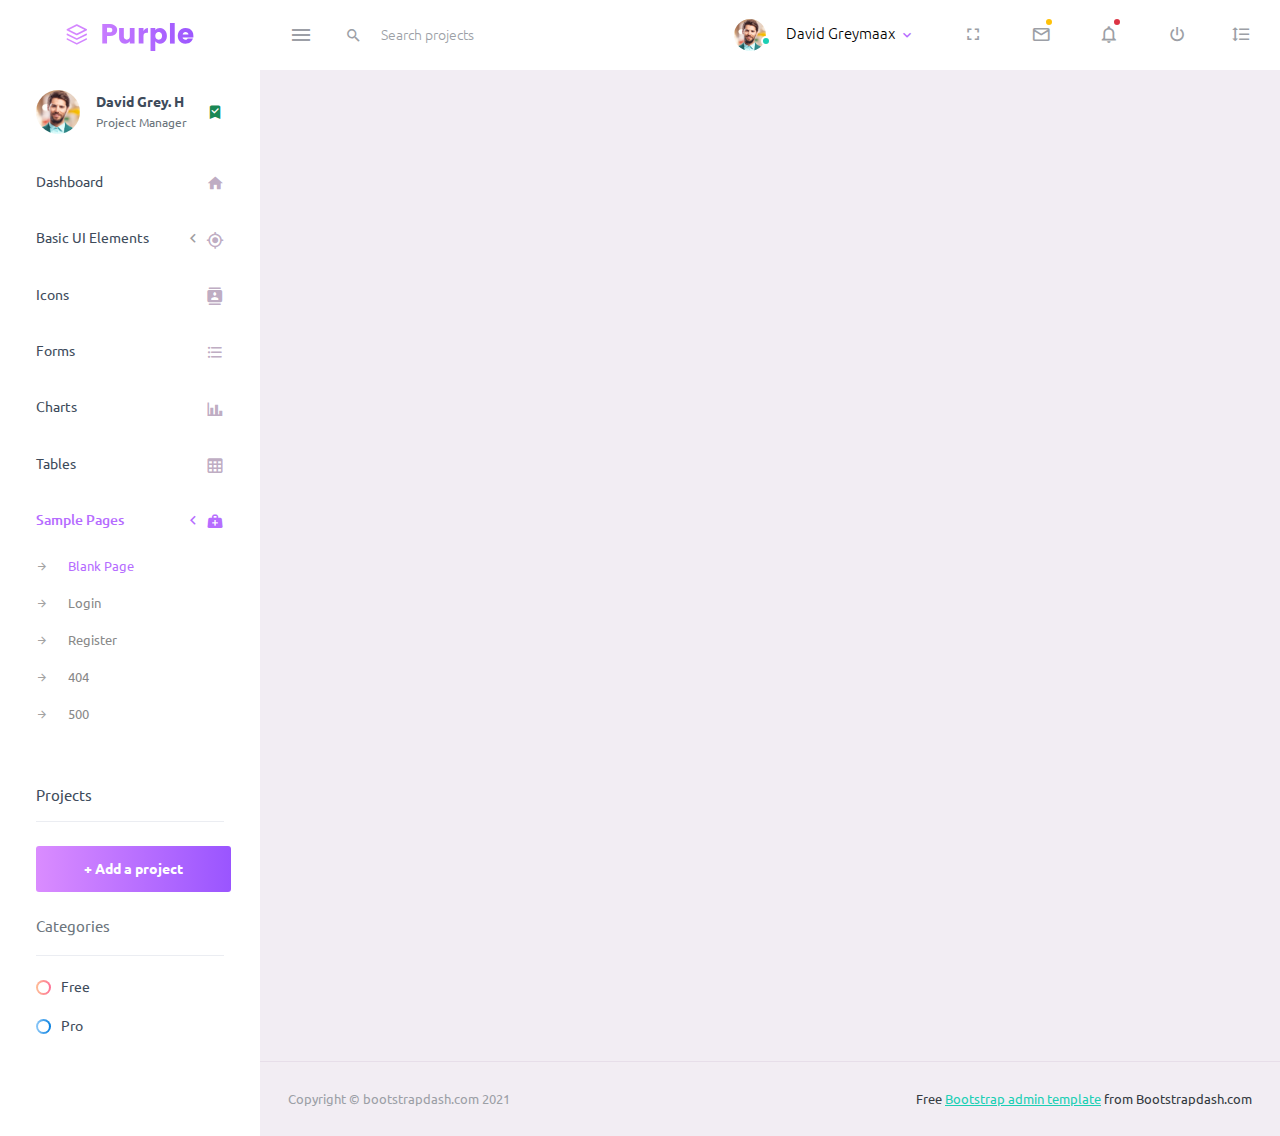
<file: shopkeeper/backend/pages/samples/blank-page.html>
<!DOCTYPE html>
<html lang="en">
  <head>
    <!-- Required meta tags -->
    <meta charset="utf-8">
    <meta name="viewport" content="width=device-width, initial-scale=1, shrink-to-fit=no">
    <title>Purple Admin</title>
    <!-- plugins:css -->
    <link rel="stylesheet" href="../../assets/vendors/mdi/css/materialdesignicons.min.css">
    <link rel="stylesheet" href="../../assets/vendors/css/vendor.bundle.base.css">
    <!-- endinject -->
    <!-- Plugin css for this page -->
    <!-- End plugin css for this page -->
    <!-- inject:css -->
    <!-- endinject -->
    <!-- Layout styles -->
    <link rel="stylesheet" href="../../assets/css/style.css">
    <!-- End layout styles -->
    <link rel="shortcut icon" href="../../assets/images/favicon.ico" />
  </head>
  <body>
    <div class="container-scroller">
      <!-- partial:../../partials/_navbar.html -->
      <nav class="navbar default-layout-navbar col-lg-12 col-12 p-0 fixed-top d-flex flex-row">
        <div class="text-center navbar-brand-wrapper d-flex align-items-center justify-content-center">
          <a class="navbar-brand brand-logo" href="../../index.html"><img src="../../assets/images/logo.svg" alt="logo" /></a>
          <a class="navbar-brand brand-logo-mini" href="../../index.html"><img src="../../assets/images/logo-mini.svg" alt="logo" /></a>
        </div>
        <div class="navbar-menu-wrapper d-flex align-items-stretch">
          <button class="navbar-toggler navbar-toggler align-self-center" type="button" data-toggle="minimize">
            <span class="mdi mdi-menu"></span>
          </button>
          <div class="search-field d-none d-md-block">
            <form class="d-flex align-items-center h-100" action="#">
              <div class="input-group">
                <div class="input-group-prepend bg-transparent">
                  <i class="input-group-text border-0 mdi mdi-magnify"></i>
                </div>
                <input type="text" class="form-control bg-transparent border-0" placeholder="Search projects">
              </div>
            </form>
          </div>
          <ul class="navbar-nav navbar-nav-right">
            <li class="nav-item nav-profile dropdown">
              <a class="nav-link dropdown-toggle" id="profileDropdown" href="#" data-bs-toggle="dropdown" aria-expanded="false">
                <div class="nav-profile-img">
                  <img src="../../assets/images/faces/face1.jpg" alt="image">
                  <span class="availability-status online"></span>
                </div>
                <div class="nav-profile-text">
                  <p class="mb-1 text-black">David Greymaax</p>
                </div>
              </a>
              <div class="dropdown-menu navbar-dropdown" aria-labelledby="profileDropdown">
                <a class="dropdown-item" href="#">
                  <i class="mdi mdi-cached me-2 text-success"></i> Activity Log </a>
                <div class="dropdown-divider"></div>
                <a class="dropdown-item" href="#">
                  <i class="mdi mdi-logout me-2 text-primary"></i> Signout </a>
              </div>
            </li>
            <li class="nav-item d-none d-lg-block full-screen-link">
              <a class="nav-link">
                <i class="mdi mdi-fullscreen" id="fullscreen-button"></i>
              </a>
            </li>
            <li class="nav-item dropdown">
              <a class="nav-link count-indicator dropdown-toggle" id="messageDropdown" href="#" data-bs-toggle="dropdown" aria-expanded="false">
                <i class="mdi mdi-email-outline"></i>
                <span class="count-symbol bg-warning"></span>
              </a>
              <div class="dropdown-menu dropdown-menu-right navbar-dropdown preview-list" aria-labelledby="messageDropdown">
                <h6 class="p-3 mb-0">Messages</h6>
                <div class="dropdown-divider"></div>
                <a class="dropdown-item preview-item">
                  <div class="preview-thumbnail">
                    <img src="../../assets/images/faces/face4.jpg" alt="image" class="profile-pic">
                  </div>
                  <div class="preview-item-content d-flex align-items-start flex-column justify-content-center">
                    <h6 class="preview-subject ellipsis mb-1 font-weight-normal">Mark send you a message</h6>
                    <p class="text-gray mb-0"> 1 Minutes ago </p>
                  </div>
                </a>
                <div class="dropdown-divider"></div>
                <a class="dropdown-item preview-item">
                  <div class="preview-thumbnail">
                    <img src="../../assets/images/faces/face2.jpg" alt="image" class="profile-pic">
                  </div>
                  <div class="preview-item-content d-flex align-items-start flex-column justify-content-center">
                    <h6 class="preview-subject ellipsis mb-1 font-weight-normal">Cregh send you a message</h6>
                    <p class="text-gray mb-0"> 15 Minutes ago </p>
                  </div>
                </a>
                <div class="dropdown-divider"></div>
                <a class="dropdown-item preview-item">
                  <div class="preview-thumbnail">
                    <img src="../../assets/images/faces/face3.jpg" alt="image" class="profile-pic">
                  </div>
                  <div class="preview-item-content d-flex align-items-start flex-column justify-content-center">
                    <h6 class="preview-subject ellipsis mb-1 font-weight-normal">Profile picture updated</h6>
                    <p class="text-gray mb-0"> 18 Minutes ago </p>
                  </div>
                </a>
                <div class="dropdown-divider"></div>
                <h6 class="p-3 mb-0 text-center">4 new messages</h6>
              </div>
            </li>
            <li class="nav-item dropdown">
              <a class="nav-link count-indicator dropdown-toggle" id="notificationDropdown" href="#" data-bs-toggle="dropdown">
                <i class="mdi mdi-bell-outline"></i>
                <span class="count-symbol bg-danger"></span>
              </a>
              <div class="dropdown-menu dropdown-menu-right navbar-dropdown preview-list" aria-labelledby="notificationDropdown">
                <h6 class="p-3 mb-0">Notifications</h6>
                <div class="dropdown-divider"></div>
                <a class="dropdown-item preview-item">
                  <div class="preview-thumbnail">
                    <div class="preview-icon bg-success">
                      <i class="mdi mdi-calendar"></i>
                    </div>
                  </div>
                  <div class="preview-item-content d-flex align-items-start flex-column justify-content-center">
                    <h6 class="preview-subject font-weight-normal mb-1">Event today</h6>
                    <p class="text-gray ellipsis mb-0"> Just a reminder that you have an event today </p>
                  </div>
                </a>
                <div class="dropdown-divider"></div>
                <a class="dropdown-item preview-item">
                  <div class="preview-thumbnail">
                    <div class="preview-icon bg-warning">
                      <i class="mdi mdi-settings"></i>
                    </div>
                  </div>
                  <div class="preview-item-content d-flex align-items-start flex-column justify-content-center">
                    <h6 class="preview-subject font-weight-normal mb-1">Settings</h6>
                    <p class="text-gray ellipsis mb-0"> Update dashboard </p>
                  </div>
                </a>
                <div class="dropdown-divider"></div>
                <a class="dropdown-item preview-item">
                  <div class="preview-thumbnail">
                    <div class="preview-icon bg-info">
                      <i class="mdi mdi-link-variant"></i>
                    </div>
                  </div>
                  <div class="preview-item-content d-flex align-items-start flex-column justify-content-center">
                    <h6 class="preview-subject font-weight-normal mb-1">Launch Admin</h6>
                    <p class="text-gray ellipsis mb-0"> New admin wow! </p>
                  </div>
                </a>
                <div class="dropdown-divider"></div>
                <h6 class="p-3 mb-0 text-center">See all notifications</h6>
              </div>
            </li>
            <li class="nav-item nav-logout d-none d-lg-block">
              <a class="nav-link" href="#">
                <i class="mdi mdi-power"></i>
              </a>
            </li>
            <li class="nav-item nav-settings d-none d-lg-block">
              <a class="nav-link" href="#">
                <i class="mdi mdi-format-line-spacing"></i>
              </a>
            </li>
          </ul>
          <button class="navbar-toggler navbar-toggler-right d-lg-none align-self-center" type="button" data-toggle="offcanvas">
            <span class="mdi mdi-menu"></span>
          </button>
        </div>
      </nav>
      <!-- partial -->
      <div class="container-fluid page-body-wrapper">
        <!-- partial:../../partials/_sidebar.html -->
        <nav class="sidebar sidebar-offcanvas" id="sidebar">
          <ul class="nav">
            <li class="nav-item nav-profile">
              <a href="#" class="nav-link">
                <div class="nav-profile-image">
                  <img src="../../assets/images/faces/face1.jpg" alt="profile">
                  <span class="login-status online"></span>
                  <!--change to offline or busy as needed-->
                </div>
                <div class="nav-profile-text d-flex flex-column">
                  <span class="font-weight-bold mb-2">David Grey. H</span>
                  <span class="text-secondary text-small">Project Manager</span>
                </div>
                <i class="mdi mdi-bookmark-check text-success nav-profile-badge"></i>
              </a>
            </li>
            <li class="nav-item">
              <a class="nav-link" href="../../index.html">
                <span class="menu-title">Dashboard</span>
                <i class="mdi mdi-home menu-icon"></i>
              </a>
            </li>
            <li class="nav-item">
              <a class="nav-link" data-bs-toggle="collapse" href="#ui-basic" aria-expanded="false" aria-controls="ui-basic">
                <span class="menu-title">Basic UI Elements</span>
                <i class="menu-arrow"></i>
                <i class="mdi mdi-crosshairs-gps menu-icon"></i>
              </a>
              <div class="collapse" id="ui-basic">
                <ul class="nav flex-column sub-menu">
                  <li class="nav-item"> <a class="nav-link" href="../../pages/ui-features/buttons.html">Buttons</a></li>
                  <li class="nav-item"> <a class="nav-link" href="../../pages/ui-features/typography.html">Typography</a></li>
                </ul>
              </div>
            </li>
            <li class="nav-item">
              <a class="nav-link" href="../../pages/icons/mdi.html">
                <span class="menu-title">Icons</span>
                <i class="mdi mdi-contacts menu-icon"></i>
              </a>
            </li>
            <li class="nav-item">
              <a class="nav-link" href="../../pages/forms/basic_elements.html">
                <span class="menu-title">Forms</span>
                <i class="mdi mdi-format-list-bulleted menu-icon"></i>
              </a>
            </li>
            <li class="nav-item">
              <a class="nav-link" href="../../pages/charts/chartjs.html">
                <span class="menu-title">Charts</span>
                <i class="mdi mdi-chart-bar menu-icon"></i>
              </a>
            </li>
            <li class="nav-item">
              <a class="nav-link" href="../../pages/tables/basic-table.html">
                <span class="menu-title">Tables</span>
                <i class="mdi mdi-table-large menu-icon"></i>
              </a>
            </li>
            <li class="nav-item">
              <a class="nav-link" data-bs-toggle="collapse" href="#general-pages" aria-expanded="false" aria-controls="general-pages">
                <span class="menu-title">Sample Pages</span>
                <i class="menu-arrow"></i>
                <i class="mdi mdi-medical-bag menu-icon"></i>
              </a>
              <div class="collapse" id="general-pages">
                <ul class="nav flex-column sub-menu">
                  <li class="nav-item"> <a class="nav-link" href="../../pages/samples/blank-page.html"> Blank Page </a></li>
                  <li class="nav-item"> <a class="nav-link" href="../../pages/samples/login.html"> Login </a></li>
                  <li class="nav-item"> <a class="nav-link" href="../../pages/samples/register.html"> Register </a></li>
                  <li class="nav-item"> <a class="nav-link" href="../../pages/samples/error-404.html"> 404 </a></li>
                  <li class="nav-item"> <a class="nav-link" href="../../pages/samples/error-500.html"> 500 </a></li>
                </ul>
              </div>
            </li>
            <li class="nav-item sidebar-actions">
              <span class="nav-link">
                <div class="border-bottom">
                  <h6 class="font-weight-normal mb-3">Projects</h6>
                </div>
                <button class="btn btn-block btn-lg btn-gradient-primary mt-4">+ Add a project</button>
                <div class="mt-4">
                  <div class="border-bottom">
                    <p class="text-secondary">Categories</p>
                  </div>
                  <ul class="gradient-bullet-list mt-4">
                    <li>Free</li>
                    <li>Pro</li>
                  </ul>
                </div>
              </span>
            </li>
          </ul>
        </nav>
        <!-- partial -->
        <div class="main-panel">
          <div class="content-wrapper">
          </div>
          <!-- content-wrapper ends -->
          <!-- partial:../../partials/_footer.html -->
          <footer class="footer">
            <div class="container-fluid d-flex justify-content-between">
              <span class="text-muted d-block text-center text-sm-start d-sm-inline-block">Copyright © bootstrapdash.com 2021</span>
              <span class="float-none float-sm-end mt-1 mt-sm-0 text-end"> Free <a href="https://www.bootstrapdash.com/bootstrap-admin-template/" target="_blank">Bootstrap admin template</a> from Bootstrapdash.com</span>
            </div>
          </footer>
          <!-- partial -->
        </div>
        <!-- main-panel ends -->
      </div>
      <!-- page-body-wrapper ends -->
    </div>
    <!-- container-scroller -->
    <!-- plugins:js -->
    <script src="../../assets/vendors/js/vendor.bundle.base.js"></script>
    <!-- endinject -->
    <!-- Plugin js for this page -->
    <!-- End plugin js for this page -->
    <!-- inject:js -->
    <script src="../../assets/js/off-canvas.js"></script>
    <script src="../../assets/js/hoverable-collapse.js"></script>
    <script src="../../assets/js/misc.js"></script>
    <!-- endinject -->
    <!-- Custom js for this page -->
    <!-- End custom js for this page -->
  </body>
</html>
</file>
<file: customer/Restaurantly/assets/css/login.css>
body, html {
  height: 100%;
  margin: 0;
  font-family: Arial, sans- rif;
}

body {
  display: flex;
  align-items: center;
  justify-content: center;
  background-color: #eee; /* Set the background color if needed */
}

.gradient-custom-2 {
  background: #fccb90;
  background: -webkit-linear-gradient(
    to right,
    #ee7724,
    #d8363a,
    #dd3675,
    #b44593
  );
  background: linear-gradient(to right, #ee7724, #d8363a, #dd3675, #b44593);
}

.gradient-form {
  width: 100%;
}

@media (min-width: 768px) {
  .gradient-form {
    height: 100vh !important;
    display: flex;
    align-items: center;
    justify-content: center;
  }
}

@media (min-width: 769px) {
  .gradient-custom-2 {
    border-top-right-radius: 0.3rem;
    border-bottom-right-radius: 0.3rem;
  }
}

.gradient-custom {
  background: #f093fb;
  background: -webkit-linear-gradient(
    to bottom right,
    rgba(240, 147, 251, 1),
    rgba(245, 87, 108, 1)
  );
  background: linear-gradient(
    to bottom right,
    rgba(240, 147, 251, 1),
    rgba(245, 87, 108, 1)
  );
}

.card-registration .select-input.form-control[readonly]:not([disabled]) {
  font-size: 1rem;
  line-height: 2.15;
  padding-left: 0.75em;
  padding-right: 0.75em;
}

.card-registration .select-arrow {
  top: 13px;
}

input[type="radio"] {
  appearance: none;
  -webkit-appearance: none;
  -moz-appearance: none;
  border: 2px solid #333;
  border-radius: 50%;
  width: 20px;
  height: 20px;
  background-color: rgba(240, 147, 251, 1);
  outline: none;
  cursor: pointer;
}

input[type="radio"]:checked {
  background-color: rgba(240, 147, 251, 1);
}
</file>
<file: shopkeeper/backend/assets/vendors/css/vendor.bundle.base.css>
/*
 * Container style
 */
.ps {
  overflow: hidden !important;
  overflow-anchor: none;
  -ms-overflow-style: none;
  touch-action: auto;
  -ms-touch-action: auto;
}

/*
 * Scrollbar rail styles
 */
.ps__rail-x {
  display: none;
  opacity: 0;
  transition: background-color .2s linear, opacity .2s linear;
  -webkit-transition: background-color .2s linear, opacity .2s linear;
  height: 15px;
  /* there must be 'bottom' or 'top' for ps__rail-x */
  bottom: 0px;
  /* please don't change 'position' */
  position: absolute;
}

.ps__rail-y {
  display: none;
  opacity: 0;
  transition: background-color .2s linear, opacity .2s linear;
  -webkit-transition: background-color .2s linear, opacity .2s linear;
  width: 15px;
  /* there must be 'right' or 'left' for ps__rail-y */
  right: 0;
  /* please don't change 'position' */
  position: absolute;
}

.ps--active-x > .ps__rail-x,
.ps--active-y > .ps__rail-y {
  display: block;
  background-color: transparent;
}

.ps:hover > .ps__rail-x,
.ps:hover > .ps__rail-y,
.ps--focus > .ps__rail-x,
.ps--focus > .ps__rail-y,
.ps--scrolling-x > .ps__rail-x,
.ps--scrolling-y > .ps__rail-y {
  opacity: 0.6;
}

.ps .ps__rail-x:hover,
.ps .ps__rail-y:hover,
.ps .ps__rail-x:focus,
.ps .ps__rail-y:focus,
.ps .ps__rail-x.ps--clicking,
.ps .ps__rail-y.ps--clicking {
  background-color: #eee;
  opacity: 0.9;
}

/*
 * Scrollbar thumb styles
 */
.ps__thumb-x {
  background-color: #aaa;
  border-radius: 6px;
  transition: background-color .2s linear, height .2s ease-in-out;
  -webkit-transition: background-color .2s linear, height .2s ease-in-out;
  height: 6px;
  /* there must be 'bottom' for ps__thumb-x */
  bottom: 2px;
  /* please don't change 'position' */
  position: absolute;
}

.ps__thumb-y {
  background-color: #aaa;
  border-radius: 6px;
  transition: background-color .2s linear, width .2s ease-in-out;
  -webkit-transition: background-color .2s linear, width .2s ease-in-out;
  width: 6px;
  /* there must be 'right' for ps__thumb-y */
  right: 2px;
  /* please don't change 'position' */
  position: absolute;
}

.ps__rail-x:hover > .ps__thumb-x,
.ps__rail-x:focus > .ps__thumb-x,
.ps__rail-x.ps--clicking .ps__thumb-x {
  background-color: #999;
  height: 11px;
}

.ps__rail-y:hover > .ps__thumb-y,
.ps__rail-y:focus > .ps__thumb-y,
.ps__rail-y.ps--clicking .ps__thumb-y {
  background-color: #999;
  width: 11px;
}

/* MS supports */
@supports (-ms-overflow-style: none) {
  .ps {
    overflow: auto !important;
  }
}

@media screen and (-ms-high-contrast: active), (-ms-high-contrast: none) {
  .ps {
    overflow: auto !important;
  }
}
</file>
<file: customer/Restaurantly/assets/css/style.css>
/**
* Template Name: Restaurantly
* Updated: Jul 27 2023 with Bootstrap v5.3.1
* Template URL: https://bootstrapmade.com/restaurantly-restaurant-template/
* Author: BootstrapMade.com
* License: https://bootstrapmade.com/license/
*/

/*--------------------------------------------------------------
# General
--------------------------------------------------------------*/
body {
  font-family: "Open Sans", sans-serif;
  background: #0c0b09;
  color: #fff;
}

a {
  color: #cda45e;
  text-decoration: none;
}

a:hover {
  color: #d9ba85;
  text-decoration: none;
}

h1,
h2,
h3,
h4,
h5,
h6 {
  font-family: "Playfair Display", serif;
}

/*--------------------------------------------------------------
# Preloader
--------------------------------------------------------------*/
#preloader {
  position: fixed;
  top: 0;
  left: 0;
  right: 0;
  bottom: 0;
  z-index: 9999;
  overflow: hidden;
  background: #1a1814;
}

#preloader:before {
  content: "";
  position: fixed;
  top: calc(50% - 30px);
  left: calc(50% - 30px);
  border: 6px solid #1a1814;
  border-top-color: #cda45e;
  border-bottom-color: #cda45e;
  border-radius: 50%;
  width: 60px;
  height: 60px;
  animation: animate-preloader 1s linear infinite;
}

@keyframes animate-preloader {
  0% {
    transform: rotate(0deg);
  }

  100% {
    transform: rotate(360deg);
  }
}

/*--------------------------------------------------------------
# Back to top button
--------------------------------------------------------------*/
.back-to-top {
  position: fixed;
  visibility: hidden;
  opacity: 0;
  right: 15px;
  bottom: 15px;
  z-index: 996;
  width: 44px;
  height: 44px;
  border-radius: 50px;
  transition: all 0.4s;
  border: 2px solid #cda45e;
}

.back-to-top i {
  font-size: 28px;
  color: #cda45e;
  line-height: 0;
}

.back-to-top:hover {
  background: #cda45e;
  color: #1a1814;
}

.back-to-top:hover i {
  color: #444444;
}

.back-to-top.active {
  visibility: visible;
  opacity: 1;
}

/*--------------------------------------------------------------
# Disable aos animation delay on mobile devices
--------------------------------------------------------------*/
@media screen and (max-width: 768px) {
  [data-aos-delay] {
    transition-delay: 0 !important;
  }
}

/*--------------------------------------------------------------
# Top Bar
--------------------------------------------------------------*/
#topbar {
  height: 40px;
  font-size: 14px;
  transition: all 0.5s;
  z-index: 996;
}

#topbar.topbar-scrolled {
  top: -40px;
}

#topbar .contact-info i {
  font-style: normal;
  color: #d9ba85;
}

#topbar .contact-info i span {
  padding-left: 5px;
  color: #fff;
}

#topbar .languages ul {
  display: flex;
  flex-wrap: wrap;
  list-style: none;
  padding: 0;
  margin: 0;
  color: #cda45e;
}

#topbar .languages ul a {
  color: white;
}

#topbar .languages ul li+li {
  padding-left: 10px;
}

#topbar .languages ul li+li::before {
  display: inline-block;
  padding-right: 10px;
  color: rgba(255, 255, 255, 0.5);
  content: "/";
}

/*--------------------------------------------------------------
# Header
--------------------------------------------------------------*/
#header {
  background: rgba(12, 11, 9, 0.6);
  border-bottom: 1px solid rgba(12, 11, 9, 0.6);
  transition: all 0.5s;
  z-index: 997;
  padding: 15px 0;
  /* top: 40px; */
}

#header.header-scrolled {
  top: 0;
  background: rgba(0, 0, 0, 0.85);
  border-bottom: 1px solid #37332a;
}

#header .logo {
  font-size: 28px;
  margin: 0;
  padding: 0;
  line-height: 1;
  font-weight: 300;
  letter-spacing: 1px;
  text-transform: uppercase;
  font-family: "Poppins", sans-serif;
}

#header .logo a {
  color: #fff;
}

#header .logo img {
  max-height: 40px;
}

/*--------------------------------------------------------------
# Book a table button Menu
--------------------------------------------------------------*/
.book-a-table-btn {
  margin: 0 0 0 15px;
  border: 2px solid #cda45e;
  color: #fff;
  border-radius: 50px;
  padding: 8px 25px;
  text-transform: uppercase;
  font-size: 13px;
  font-weight: 500;
  letter-spacing: 1px;
  transition: 0.3s;
}

.book-a-table-btn:hover {
  background: #cda45e;
  color: #fff;
}

@media (max-width: 992px) {
  .book-a-table-btn {
    margin: 0 15px 0 0;
    padding: 8px 20px;
  }
}

/*--------------------------------------------------------------
# Navigation Menu
--------------------------------------------------------------*/
/**
* Desktop Navigation 
*/
.navbar {
  padding: 0;
}

.navbar ul {
  margin: 0;
  padding: 0;
  display: flex;
  list-style: none;
  align-items: center;
}

.navbar li {
  position: relative;
}

.navbar a,
.navbar a:focus {
  display: flex;
  align-items: center;
  justify-content: space-between;
  padding: 10px 0 10px 30px;
  color: #fff;
  white-space: nowrap;
  transition: 0.3s;
  font-size: 14px;
}

.navbar a i,
.navbar a:focus i {
  font-size: 12px;
  line-height: 0;
  margin-left: 5px;
}

.navbar a:hover,
.navbar .active,
.navbar .active:focus,
.navbar li:hover>a {
  color: #d9ba85;
}

.navbar .dropdown ul {
  display: block;
  position: absolute;
  left: 14px;
  top: calc(100% + 30px);
  margin: 0;
  padding: 10px 0;
  z-index: 99;
  opacity: 0;
  visibility: hidden;
  background: #fff;
  box-shadow: 0px 0px 30px rgba(127, 137, 161, 0.25);
  transition: 0.3s;
  border-radius: 4px;
}

.navbar .dropdown ul li {
  min-width: 200px;
}

.navbar .dropdown ul a {
  padding: 10px 20px;
  color: #444444;
}

.navbar .dropdown ul a i {
  font-size: 12px;
}

.navbar .dropdown ul a:hover,
.navbar .dropdown ul .active:hover,
.navbar .dropdown ul li:hover>a {
  color: #cda45e;
}

.navbar .dropdown:hover>ul {
  opacity: 1;
  top: 100%;
  visibility: visible;
}

.navbar .dropdown .dropdown ul {
  top: 0;
  left: calc(100% - 30px);
  visibility: hidden;
}

.navbar .dropdown .dropdown:hover>ul {
  opacity: 1;
  top: 0;
  left: 100%;
  visibility: visible;
}

@media (max-width: 1366px) {
  .navbar .dropdown .dropdown ul {
    left: -90%;
  }

  .navbar .dropdown .dropdown:hover>ul {
    left: -100%;
  }
}

/**
* Mobile Navigation 
*/
.mobile-nav-toggle {
  color: #fff;
  font-size: 28px;
  cursor: pointer;
  display: none;
  line-height: 0;
  transition: 0.5s;
}

@media (max-width: 991px) {
  .mobile-nav-toggle {
    display: block;
  }

  .navbar ul {
    display: none;
  }
}

.navbar-mobile {
  position: fixed;
  overflow: hidden;
  top: 0;
  right: 0;
  left: 0;
  bottom: 0;
  background: rgba(0, 0, 0, 0.9);
  transition: 0.3s;
  z-index: 999;
}

.navbar-mobile .mobile-nav-toggle {
  position: absolute;
  top: 15px;
  right: 15px;
}

.navbar-mobile ul {
  display: block;
  position: absolute;
  top: 55px;
  right: 15px;
  bottom: 15px;
  left: 15px;
  padding: 10px 0;
  border-radius: 6px;
  background-color: #fff;
  overflow-y: auto;
  transition: 0.3s;
}

.navbar-mobile a,
.navbar-mobile a:focus {
  padding: 10px 20px;
  font-size: 15px;
  color: #1a1814;
}

.navbar-mobile a:hover,
.navbar-mobile .active,
.navbar-mobile li:hover>a {
  color: #cda45e;
}

.navbar-mobile .getstarted,
.navbar-mobile .getstarted:focus {
  margin: 15px;
}

.navbar-mobile .dropdown ul {
  position: static;
  display: none;
  margin: 10px 20px;
  padding: 10px 0;
  z-index: 99;
  opacity: 1;
  visibility: visible;
  background: #fff;
  box-shadow: 0px 0px 30px rgba(127, 137, 161, 0.25);
}

.navbar-mobile .dropdown ul li {
  min-width: 200px;
}

.navbar-mobile .dropdown ul a {
  padding: 10px 20px;
}

.navbar-mobile .dropdown ul a i {
  font-size: 12px;
}

.navbar-mobile .dropdown ul a:hover,
.navbar-mobile .dropdown ul .active:hover,
.navbar-mobile .dropdown ul li:hover>a {
  color: #cda45e;
}

.navbar-mobile .dropdown>.dropdown-active {
  display: block;
}

/*--------------------------------------------------------------
# Hero Section
--------------------------------------------------------------*/
#hero {
  width: 100%;
  height: 100vh;
  background: url("../img/about-banner.jpg") top center;
  background-size: cover;
  position: relative;
  padding: 0;
}

#hero:before {
  content: "";
  background: rgba(0, 0, 0, 0.5);
  position: absolute;
  bottom: 0;
  top: 0;
  left: 0;
  right: 0;
}

#hero .container {
  padding-top: 110px;
}

@media (max-width: 992px) {
  #hero .container {
    padding-top: 98px;
  }
}

#hero h1 {
  margin: 0;
  font-size: 48px;
  font-weight: 700;
  line-height: 56px;
  color: #fff;
  font-family: "Poppins", sans-serif;
}

#hero h1 span {
  color: #cda45e;
}

#hero h2 {
  color: #eee;
  margin-bottom: 10px 0 0 0;
  font-size: 22px;
}

#hero .btns {
  margin-top: 30px;
}

#hero .btn-menu,
#hero .btn-book {
  font-weight: 600;
  font-size: 13px;
  letter-spacing: 0.5px;
  text-transform: uppercase;
  display: inline-block;
  padding: 12px 30px;
  border-radius: 50px;
  transition: 0.3s;
  line-height: 1;
  color: white;
  border: 2px solid #cda45e;
}

#hero .btn-menu:hover,
#hero .btn-book:hover {
  background: #cda45e;
  color: #fff;
}

#hero .btn-book {
  margin-left: 15px;
}

#hero .play-btn {
  width: 94px;
  height: 94px;
  background: radial-gradient(#cda45e 50%, rgba(205, 164, 94, 0.4) 52%);
  border-radius: 50%;
  display: block;
  position: relative;
  overflow: hidden;
}

#hero .play-btn::after {
  content: "";
  position: absolute;
  left: 50%;
  top: 50%;
  transform: translateX(-40%) translateY(-50%);
  width: 0;
  height: 0;
  border-top: 10px solid transparent;
  border-bottom: 10px solid transparent;
  border-left: 15px solid #fff;
  z-index: 100;
  transition: all 400ms cubic-bezier(0.55, 0.055, 0.675, 0.19);
}

#hero .play-btn::before {
  content: "";
  position: absolute;
  width: 120px;
  height: 120px;
  animation-delay: 0s;
  animation: pulsate-btn 2s;
  animation-direction: forwards;
  animation-iteration-count: infinite;
  animation-timing-function: steps;
  opacity: 1;
  border-radius: 50%;
  border: 5px solid rgba(205, 164, 94, 0.7);
  top: -15%;
  left: -15%;
  background: rgba(198, 16, 0, 0);
}

#hero .play-btn:hover::after {
  border-left: 15px solid #cda45e;
  transform: scale(20);
}

#hero .play-btn:hover::before {
  content: "";
  position: absolute;
  left: 50%;
  top: 50%;
  transform: translateX(-40%) translateY(-50%);
  width: 0;
  height: 0;
  border: none;
  border-top: 10px solid transparent;
  border-bottom: 10px solid transparent;
  border-left: 15px solid #fff;
  z-index: 200;
  animation: none;
  border-radius: 0;
}

caption {
  padding-top: 1rem;
  padding-bottom: 1rem;
  color: #959895;
  text-align: left;
}

.nav-item {
  -webkit-transition: all 400ms ease;
  -o-transition: all 400ms ease;
  transition: all 400ms ease;
  position: relative;
  margin-top: 2px;
}

.img-fluid {
  max-width: 100%;
  height: auto;
}

.avatar {
  position: relative;
}

.avatar-50 {
  height: 50px;
  width: 50px;
  min-width: 50px;
  -o-object-fit: cover;
  object-fit: cover;
  -webkit-border-radius: 0.25rem;
  border-radius: 0.25rem;
}

.avatar-pos {
  margin-top: -26px;
}

.avatar-rounded {
  -webkit-border-radius: 50rem;
  border-radius: 50rem;
  overflow: hidden;
}

#cards-container {
  height: 64vh;
  display: grid;
  grid-template-columns: repeat(3, 1fr);
  gap: 20px;
  justify-content: center;
  position: relative;
  z-index: 10;
}

.card {
  width: 300px;
  height: 400px;
  position: relative;
  border-radius: 30px;
  background-size: cover;
  background-position: center;
  overflow: hidden;
  transition: transform ease 0.5s;
  will-change: transform;
}

.overlay {
  height: 100%;
  width: 100%;
  background-color: rgba(0, 0, 0, 0.8);
  padding: 30px;
  /* padding-top: 160px; */
  opacity: 0;
  transition: all ease 0.3s;
  position: absolute;
  top: 50%;
  left: 50%;
  transform: translate(-50%, -50%);
  text-align: center;
  color: white;
  border-radius: 10px;
}

.overlay h4 {
  /* color: #000; */
  color: #cda45e;
  font-size: 35px;
  text-transform: uppercase;
  font-weight: 900;
  white-space: nowrap;
  margin-bottom: 20px;
  will-change: transform;
}

.overlay p {
  /* color: #000; */
  color: #cda45e;
  font-size: 25px;
}

.card:hover .overlay {
  opacity: 1;
}

.card:hover {
  perspective: 120px;
  transform: rotate3d(-1, 1, 0, 10deg);
  cursor: pointer;
}

#card1 {
  background-image: url("../img/gallery/gallery-1.jpg");
  background-size: cover;
  background-position: center;
}

#card2 {
  background-image: url("../img/gallery/gallery-4.jpg");
  background-size: cover;
  background-position: center;
}

@media (max-width: 768px) {
  .card-container {
    /* width: 100%;  */
    /*  height: auto; */
    display: flex;
    flex-direction: column;
    flex-grow: unset;
    justify-content: center;
    align-items: center;
  }
}

@media (max-width: 768px) {
  #cards-container {
    grid-template-columns: repeat(auto-fill, minmax(250px, 1fr));
  }
}

@media (max-width: 480px) {
  #cards-container {
    grid-template-columns: repeat(auto-fill, minmax(100%, 1fr));
  }
}

@media (min-width: 1024px) {
  #hero {
    background-attachment: fixed;
  }
}

@media (max-width: 992px) {
  #hero .play-btn {
    margin-top: 30px;
  }
}

@media (max-height: 500px) {
  #hero {
    height: auto;
  }

  #hero .container {
    padding-top: 130px;
    padding-bottom: 60px;
  }
}

@media (max-width: 768px) {
  #hero h1 {
    font-size: 28px;
    line-height: 36px;
  }

  #hero h2 {
    font-size: 18px;
    line-height: 24px;
  }
}

@keyframes pulsate-btn {
  0% {
    transform: scale(0.6, 0.6);
    opacity: 1;
  }

  100% {
    transform: scale(1, 1);
    opacity: 0;
  }
}

/*--------------------------------------------------------------
# Sections General
--------------------------------------------------------------*/
section {
  padding: 60px 0;
  overflow: hidden;
}

.section-bg {
  background-color: #1a1814;
}

.section-title {
  padding-bottom: 40px;
}

.section-title h2 {
  font-size: 14px;
  font-weight: 500;
  padding: 0;
  line-height: 1px;
  margin: 0 0 5px 0;
  letter-spacing: 2px;
  text-transform: uppercase;
  color: #aaaaaa;
  font-family: "Poppins", sans-serif;
}

.section-title h2::after {
  content: "";
  width: 120px;
  height: 1px;
  display: inline-block;
  background: rgba(255, 255, 255, 0.2);
  margin: 4px 10px;
}

.section-title p {
  margin: 0;
  margin: 0;
  font-size: 36px;
  font-weight: 700;
  font-family: "Playfair Display", serif;
  color: #cda45e;
}

/*--------------------------------------------------------------
# About
--------------------------------------------------------------*/
.breadcrumbs {
  padding: 15px 0;
  background: #1d1b16;
  margin-top: 110px;
}

@media (max-width: 992px) {
  .breadcrumbs {
    margin-top: 98px;
  }
}

.breadcrumbs h2 {
  font-size: 26px;
  font-weight: 300;
}

.breadcrumbs ol {
  display: flex;
  flex-wrap: wrap;
  list-style: none;
  padding: 0;
  margin: 0;
  font-size: 14px;
}

.breadcrumbs ol li+li {
  padding-left: 10px;
}

.breadcrumbs ol li+li::before {
  display: inline-block;
  padding-right: 10px;
  color: #37332a;
  content: "/";
}

@media (max-width: 768px) {
  .breadcrumbs .d-flex {
    display: block !important;
  }

  .breadcrumbs ol {
    display: block;
  }

  .breadcrumbs ol li {
    display: inline-block;
  }
}

/*--------------------------------------------------------------
# About
--------------------------------------------------------------*/
.about {
  background: url("../img/about-bg.jpg") center center;
  background-size: cover;
  position: relative;
  padding: 80px 0;
}

.about:before {
  content: "";
  background: rgba(0, 0, 0, 0.8);
  position: absolute;
  bottom: 0;
  top: 0;
  left: 0;
  right: 0;
}

.about .about-img {
  position: relative;
  transition: 0.5s;
}

.about .about-img img {
  max-width: 100%;
  border: 4px solid rgba(255, 255, 255, 0.2);
  position: relative;
}

.about .about-img::before {
  position: absolute;
  left: 20px;
  top: 20px;
  width: 60px;
  height: 60px;
  z-index: 1;
  content: "";
  border-left: 5px solid #cda45e;
  border-top: 5px solid #cda45e;
  transition: 0.5s;
}

.about .about-img::after {
  position: absolute;
  right: 20px;
  bottom: 20px;
  width: 60px;
  height: 60px;
  z-index: 2;
  content: "";
  border-right: 5px solid #cda45e;
  border-bottom: 5px solid #cda45e;
  transition: 0.5s;
}

.about .about-img:hover {
  transform: scale(1.03);
}

.about .about-img:hover::before {
  left: 10px;
  top: 10px;
}

.about .about-img:hover::after {
  right: 10px;
  bottom: 10px;
}

.about .content {
  position: relative;
}

.about .content h3 {
  font-weight: 600;
  font-size: 26px;
}

.about .content ul {
  list-style: none;
  padding: 0;
}

.about .content ul li {
  padding-bottom: 10px;
}

.about .content ul i {
  font-size: 20px;
  padding-right: 4px;
  color: #cda45e;
}

.about .content p:last-child {
  margin-bottom: 0;
}

@media (min-width: 1024px) {
  .about {
    background-attachment: fixed;
  }
}

/*--------------------------------------------------------------
# Why Us
--------------------------------------------------------------*/
.why-us .box {
  padding: 50px 30px;
  box-shadow: 0px 2px 15px rgba(0, 0, 0, 0.1);
  transition: all ease-in-out 0.3s;
  background: #1a1814;
}

.why-us .box span {
  display: block;
  font-size: 28px;
  font-weight: 700;
  color: #cda45e;
}

.why-us .box h4 {
  font-size: 24px;
  font-weight: 600;
  padding: 0;
  margin: 20px 0;
  color: rgba(255, 255, 255, 0.8);
}

.why-us .box p {
  color: #aaaaaa;
  font-size: 15px;
  margin: 0;
  padding: 0;
}

.why-us .box:hover {
  background: #cda45e;
  padding: 30px 30px 70px 30px;
  box-shadow: 10px 15px 30px rgba(0, 0, 0, 0.18);
}

.why-us .box:hover span,
.why-us .box:hover h4,
.why-us .box:hover p {
  color: #fff;
}

/*--------------------------------------------------------------
# Menu Section
--------------------------------------------------------------*/
.menu #menu-flters {
  padding: 0;
  margin: 0 auto 0 auto;
  list-style: none;
  text-align: center;
  border-radius: 50px;
}

.menu #menu-flters li {
  cursor: pointer;
  display: inline-block;
  padding: 8px 12px 10px 12px;
  font-size: 16px;
  font-weight: 500;
  line-height: 1;
  color: #fff;
  margin-bottom: 10px;
  transition: all ease-in-out 0.3s;
  border-radius: 50px;
  font-family: "Playfair Display", serif;
}

.menu #menu-flters li:hover,
.menu #menu-flters li.filter-active {
  color: #cda45e;
}

.menu #menu-flters li:last-child {
  margin-right: 0;
}

.menu .menu-item {
  margin-top: 50px;
}

.menu .menu-img {
  width: 70px;
  border-radius: 50%;
  float: left;
  border: 5px solid rgba(255, 255, 255, 0.2);
}

.menu .menu-content {
  margin-left: 85px;
  overflow: hidden;
  display: flex;
  justify-content: space-between;
  position: relative;
}

.menu .menu-content::after {
  content: "......................................................................"
    "...................................................................."
    "....................................................................";
  position: absolute;
  left: 20px;
  right: 0;
  top: -4px;
  z-index: 1;
  color: #bab3a6;
  font-family: Arial, "Helvetica Neue", Helvetica, sans-serif;
}

.menu .menu-content a {
  padding-right: 10px;
  background: #1a1814;
  position: relative;
  z-index: 3;
  font-weight: 700;
  color: white;
  transition: 0.3s;
}

.menu .menu-content a:hover {
  color: #cda45e;
}

.menu .menu-content span {
  background: #1a1814;
  position: relative;
  z-index: 3;
  padding: 0 10px;
  font-weight: 600;
  color: #cda45e;
}

.menu .menu-content i {
  background: #1a1814;
  position: relative;
  z-index: 3;
  padding: 0 10px;
  font-weight: 600;
  color: #cda45e;
  cursor: pointer;
}

.menu .menu-ingredients {
  margin-left: 85px;
  font-style: italic;
  font-size: 14px;
  font-family: "Poppins", sans-serif;
  color: rgba(255, 255, 255, 0.5);
}

/*--------------------------------------------------------------
# Specials
--------------------------------------------------------------*/
.specials {
  overflow: hidden;
}

.specials .nav-tabs {
  border: 0;
  color: #18d26e;
}

.specials .nav-link {
  border: 0;
  padding: 12px 15px;
  transition: 0.3s;
  color: #fff;
  border-radius: 0;
  border-right: 2px solid #cda45e;
  font-weight: 600;
  font-size: 15px;
}

.specials .nav-link:hover {
  color: #cda45e;
}

.specials .nav-link.active {
  color: #1a1814;
  background: #cda45e;
  border-color: #cda45e;
}

.specials .nav-link:hover {
  border-color: #cda45e;
}

.specials .tab-pane.active {
  animation: fadeIn 0.5s ease-out;
}

.specials .details h3 {
  font-size: 26px;
  font-weight: 600;
  margin-bottom: 20px;
  color: #fff;
}

.specials .details p {
  color: #aaaaaa;
}

.specials .details p:last-child {
  margin-bottom: 0;
}

@media (max-width: 992px) {
  .specials .nav-link {
    border: 0;
    padding: 15px;
  }
}

/*--------------------------------------------------------------
# Events
--------------------------------------------------------------*/
.events {
  background: url(../img/events-bg.jpg) center center no-repeat;
  background-size: cover;
  position: relative;
}

.events::before {
  content: "";
  background-color: rgba(0, 0, 0, 0.8);
  position: absolute;
  top: 0;
  right: 0;
  left: 0;
  bottom: 0;
}

.events .section-title h2 {
  color: #fff;
}

.events .container {
  position: relative;
}

@media (min-width: 1024px) {
  .events {
    background-attachment: fixed;
  }
}

.events .events-carol {
  background: rgba(255, 255, 255, 0.08);
  padding: 30px;
}

.events .event-item {
  color: #fff;
}

.events .event-item h3 {
  font-weight: 600;
  font-size: 26px;
  color: #cda45e;
}

.events .event-item .price {
  font-size: 26px;
  font-family: "Open Sans", sans-serif;
  font-weight: 700;
  margin-bottom: 15px;
}

.events .event-item .price span {
  border-bottom: 2px solid #cda45e;
}

.events .event-item ul {
  list-style: none;
  padding: 0;
}

.events .event-item ul li {
  padding-bottom: 10px;
}

.events .event-item ul i {
  font-size: 20px;
  padding-right: 4px;
  color: #cda45e;
}

.events .event-item p:last-child {
  margin-bottom: 0;
}

.events .swiper-pagination {
  margin-top: 30px;
  position: relative;
}

.events .swiper-pagination .swiper-pagination-bullet {
  width: 12px;
  height: 12px;
  background-color: rgba(255, 255, 255, 0.4);
  opacity: 1;
}

.events .swiper-pagination .swiper-pagination-bullet-active {
  background-color: #cda45e;
}

/*--------------------------------------------------------------
# Book A Table
--------------------------------------------------------------*/
.book-a-table .php-email-form {
  width: 100%;
}

.book-a-table .php-email-form .form-group {
  padding-bottom: 8px;
}

.book-a-table .php-email-form .validate {
  display: none;
  color: red;
  margin: 0 0 15px 0;
  font-weight: 400;
  font-size: 13px;
}

.book-a-table .php-email-form .error-message {
  display: none;
  color: #fff;
  background: #ed3c0d;
  text-align: left;
  padding: 15px;
  font-weight: 600;
}

.book-a-table .php-email-form .error-message br+br {
  margin-top: 25px;
}

.book-a-table .php-email-form .sent-message {
  display: none;
  color: #fff;
  background: #18d26e;
  text-align: center;
  padding: 15px;
  font-weight: 600;
}

.book-a-table .php-email-form .loading {
  display: none;
  text-align: center;
  padding: 15px;
}

.book-a-table .php-email-form .loading:before {
  content: "";
  display: inline-block;
  border-radius: 50%;
  width: 24px;
  height: 24px;
  margin: 0 10px -6px 0;
  border: 3px solid #cda45e;
  border-top-color: #1a1814;
  animation: animate-loading 1s linear infinite;
}

.book-a-table .php-email-form input,
.book-a-table .php-email-form textarea {
  border-radius: 0;
  box-shadow: none;
  font-size: 14px;
  background: #0c0b09;
  border-color: #625b4b;
  color: white;
}

.book-a-table .php-email-form input::-moz-placeholder,
.book-a-table .php-email-form textarea::-moz-placeholder {
  color: #a49b89;
}

.book-a-table .php-email-form input::placeholder,
.book-a-table .php-email-form textarea::placeholder {
  color: #a49b89;
}

.book-a-table .php-email-form input:focus,
.book-a-table .php-email-form textarea:focus {
  border-color: #cda45e;
}

.book-a-table .php-email-form input {
  height: 44px;
}

.book-a-table .php-email-form textarea {
  padding: 10px 12px;
}

.book-a-table .php-email-form button[type="submit"] {
  background: #cda45e;
  border: 0;
  padding: 10px 35px;
  color: #fff;
  transition: 0.4s;
  border-radius: 50px;
}

.book-a-table .php-email-form button[type="submit"]:hover {
  background: #d3af71;
}

/*--------------------------------------------------------------
# Testimonials
--------------------------------------------------------------*/
.testimonials .testimonials-carousel,
.testimonials .testimonials-slider {
  overflow: hidden;
}

.testimonials .testimonial-item {
  box-sizing: content-box;
  min-height: 320px;
}

.testimonials .testimonial-item .testimonial-img {
  width: 90px;
  border-radius: 50%;
  margin: -40px 0 0 40px;
  position: relative;
  z-index: 2;
  border: 6px solid rgba(255, 255, 255, 0.2);
}

.testimonials .testimonial-item h3 {
  font-size: 18px;
  font-weight: bold;
  margin: 10px 0 5px 45px;
  color: white;
}

.testimonials .testimonial-item h4 {
  font-size: 14px;
  color: rgba(255, 255, 255, 0.6);
  margin: 0 0 0 45px;
}

.testimonials .testimonial-item .quote-icon-left,
.testimonials .testimonial-item .quote-icon-right {
  color: #d3af71;
  font-size: 26px;
}

.testimonials .testimonial-item .quote-icon-left {
  display: inline-block;
  left: -5px;
  position: relative;
}

.testimonials .testimonial-item .quote-icon-right {
  display: inline-block;
  right: -5px;
  position: relative;
  top: 10px;
}

.testimonials .testimonial-item p {
  font-style: italic;
  margin: 0 15px 0 15px;
  padding: 20px 20px 60px 20px;
  background: #26231d;
  position: relative;
  border-radius: 6px;
  position: relative;
  z-index: 1;
}

.testimonials .swiper-pagination {
  margin-top: 30px;
  position: relative;
}

.testimonials .swiper-pagination .swiper-pagination-bullet {
  width: 12px;
  height: 12px;
  background-color: rgba(255, 255, 255, 0.4);
  opacity: 1;
}

.testimonials .swiper-pagination .swiper-pagination-bullet-active {
  background-color: #cda45e;
}

/*--------------------------------------------------------------
# Gallery
--------------------------------------------------------------*/
.gallery .gallery-item {
  overflow: hidden;
  border-right: 3px solid #454035;
  border-bottom: 3px solid #454035;
}

.gallery .gallery-item img {
  transition: all ease-in-out 0.4s;
}

.gallery .gallery-item:hover img {
  transform: scale(1.1);
}

/*--------------------------------------------------------------
# Chefs
--------------------------------------------------------------*/
.chefs .member {
  text-align: center;
  margin-bottom: 20px;
  background: #343a40;
  position: relative;
  overflow: hidden;
}

.chefs .member .member-info {
  opacity: 0;
  position: absolute;
  bottom: 0;
  top: 0;
  left: 0;
  right: 0;
  transition: 0.2s;
}

.chefs .member .member-info-content {
  position: absolute;
  left: 0;
  right: 0;
  bottom: 10px;
  transition: bottom 0.4s;
}

.chefs .member .member-info-content h4 {
  font-weight: 700;
  margin-bottom: 2px;
  font-size: 18px;
  color: #fff;
}

.chefs .member .member-info-content span {
  font-style: italic;
  display: block;
  font-size: 13px;
  color: #fff;
}

.chefs .member .social {
  position: absolute;
  left: 0;
  bottom: -38px;
  right: 0;
  height: 48px;
  transition: bottom ease-in-out 0.4s;
  text-align: center;
}

.chefs .member .social a {
  transition: color 0.3s;
  color: #fff;
  margin: 0 10px;
  display: inline-block;
}

.chefs .member .social a:hover {
  color: #cda45e;
}

.chefs .member .social i {
  font-size: 18px;
  margin: 0 2px;
}

.chefs .member:hover .member-info {
  background: linear-gradient(0deg,
      rgba(0, 0, 0, 0.9) 0%,
      rgba(0, 0, 0, 0.8) 20%,
      rgba(0, 212, 255, 0) 100%);
  opacity: 1;
  transition: 0.4s;
}

.chefs .member:hover .member-info-content {
  bottom: 60px;
  transition: bottom 0.4s;
}

.chefs .member:hover .social {
  bottom: 0;
  transition: bottom ease-in-out 0.4s;
}

/*--------------------------------------------------------------
# Contact
--------------------------------------------------------------*/
.contact .info {
  width: 100%;
}

.contact .info i {
  font-size: 20px;
  float: left;
  width: 44px;
  height: 44px;
  background: #cda45e;
  display: flex;
  justify-content: center;
  align-items: center;
  border-radius: 50px;
  transition: all 0.3s ease-in-out;
}

.contact .info h4 {
  padding: 0 0 0 60px;
  font-size: 18px;
  font-weight: 500;
  margin-bottom: 5px;
  font-family: "Poppins", sans-serif;
}

.contact .info p {
  padding: 0 0 0 60px;
  margin-bottom: 0;
  font-size: 14px;
  color: #bab3a6;
}

.contact .info .open-hours,
.contact .info .email,
.contact .info .phone {
  margin-top: 40px;
}

.contact .php-email-form {
  width: 100%;
}

.contact .php-email-form .form-group {
  padding-bottom: 8px;
}

.contact .php-email-form .validate {
  display: none;
  color: red;
  margin: 0 0 15px 0;
  font-weight: 400;
  font-size: 13px;
}

.contact .php-email-form .error-message {
  display: none;
  color: #fff;
  background: #ed3c0d;
  text-align: center;
  padding: 15px;
  font-weight: 600;
}

.contact .php-email-form .sent-message {
  display: none;
  color: #fff;
  background: #18d26e;
  text-align: center;
  padding: 15px;
  font-weight: 600;
}

.contact .php-email-form .loading {
  display: none;
  text-align: center;
  padding: 15px;
}

.contact .php-email-form .loading:before {
  content: "";
  display: inline-block;
  border-radius: 50%;
  width: 24px;
  height: 24px;
  margin: 0 10px -6px 0;
  border: 3px solid #cda45e;
  border-top-color: #1a1814;
  animation: animate-loading 1s linear infinite;
}

.contact .php-email-form input,
.contact .php-email-form textarea {
  border-radius: 0;
  box-shadow: none;
  font-size: 14px;
  background: #0c0b09;
  border-color: #625b4b;
  color: white;
}

.contact .php-email-form input::-moz-placeholder,
.contact .php-email-form textarea::-moz-placeholder {
  color: #a49b89;
}

.contact .php-email-form input::placeholder,
.contact .php-email-form textarea::placeholder {
  color: #a49b89;
}

.contact .php-email-form input:focus,
.contact .php-email-form textarea:focus {
  border-color: #cda45e;
}

.contact .php-email-form input {
  height: 44px;
}

.contact .php-email-form textarea {
  padding: 10px 12px;
}

.contact .php-email-form button[type="submit"] {
  background: #cda45e;
  border: 0;
  padding: 10px 35px;
  color: #fff;
  transition: 0.4s;
  border-radius: 50px;
}

.contact .php-email-form button[type="submit"]:hover {
  background: #d3af71;
}

@keyframes animate-loading {
  0% {
    transform: rotate(0deg);
  }

  100% {
    transform: rotate(360deg);
  }
}

/*--------------------------------------------------------------
# Footer
--------------------------------------------------------------*/
#footer {
  background: black;
  padding: 0 0 30px 0;
  color: #fff;
  font-size: 14px;
}

#footer .footer-top {
  background: #0c0b09;
  border-top: 1px solid #37332a;
  border-bottom: 1px solid #28251f;
  padding: 60px 0 30px 0;
}

#footer .footer-top .footer-info {
  margin-bottom: 30px;
}

#footer .footer-top .footer-info h3 {
  font-size: 24px;
  margin: 0 0 20px 0;
  padding: 2px 0 2px 0;
  line-height: 1;
  font-weight: 300;
  text-transform: uppercase;
  font-family: "Poppins", sans-serif;
}

#footer .footer-top .footer-info p {
  font-size: 14px;
  line-height: 24px;
  margin-bottom: 0;
  font-family: "Playfair Display", serif;
  color: #fff;
}

#footer .footer-top .social-links a {
  font-size: 18px;
  display: inline-block;
  background: #28251f;
  color: #fff;
  line-height: 1;
  padding: 8px 0;
  margin-right: 4px;
  border-radius: 50%;
  text-align: center;
  width: 36px;
  height: 36px;
  transition: 0.3s;
}

#footer .footer-top .social-links a:hover {
  background: #cda45e;
  color: #fff;
  text-decoration: none;
}

#footer .footer-top h4 {
  font-size: 16px;
  font-weight: 600;
  color: #fff;
  position: relative;
  padding-bottom: 12px;
}

#footer .footer-top .footer-links {
  margin-bottom: 30px;
}

#footer .footer-top .footer-links ul {
  list-style: none;
  padding: 0;
  margin: 0;
}

#footer .footer-top .footer-links ul i {
  padding-right: 2px;
  color: #cda45e;
  font-size: 18px;
  line-height: 1;
}

#footer .footer-top .footer-links ul li {
  padding: 10px 0;
  display: flex;
  align-items: center;
}

#footer .footer-top .footer-links ul li:first-child {
  padding-top: 0;
}

#footer .footer-top .footer-links ul a {
  color: #fff;
  transition: 0.3s;
  display: inline-block;
  line-height: 1;
}

#footer .footer-top .footer-links ul a:hover {
  color: #cda45e;
}

#footer .footer-top .footer-newsletter form {
  margin-top: 30px;
  background: #28251f;
  padding: 6px 10px;
  position: relative;
  border-radius: 50px;
  border: 1px solid #454035;
}

#footer .footer-top .footer-newsletter form input[type="email"] {
  border: 0;
  padding: 4px;
  width: calc(100% - 110px);
  background: #28251f;
  color: white;
}

#footer .footer-top .footer-newsletter form input[type="submit"] {
  position: absolute;
  top: -1px;
  right: -1px;
  bottom: -1px;
  border: 0;
  background: none;
  font-size: 16px;
  padding: 0 20px 2px 20px;
  background: #cda45e;
  color: #fff;
  transition: 0.3s;
  border-radius: 50px;
}

#footer .footer-top .footer-newsletter form input[type="submit"]:hover {
  background: #d3af71;
}

#footer .copyright {
  text-align: center;
  padding-top: 30px;
}

#footer .credits {
  padding-top: 10px;
  text-align: center;
  font-size: 13px;
  color: #fff;
}

* {
  margin: 0;
  padding: 0;
  box-sizing: border-box;
}

body {
  font-family: "Poppins", sans-serif;
}

.navbar {
  display: flex;
  align-items: center;
  padding: 5px;
}

nav {
  flex: 1;
  text-align: right;
}

nav ul {
  display: inline-block;
  list-style-type: none;
}

nav ul li {
  display: inline-block;
  margin-right: 20px;
}

a {
  text-decoration: none;
  color: #444;
}

p {
  color: #555;
}

.container {
  max-width: 1300px;
  margin: auto;
  padding-left: 25px;
  padding-right: 25px;
}

.row {
  display: flex;
  align-items: center;
  flex-wrap: wrap;
  justify-content: space-around;
}

.col-2 {
  flex-basis: 50%;
  min-width: 300px;
}

.col-2 img {
  max-width: 100%;
  padding: 50px 0;
}

.col-2 h1 {
  font-size: 50px;
  line-height: 60px;
  margin: 25px 0;
}

.btn {
  display: inline-block;
  background: black;
  color: #fff;
  padding: 8px 30px;
  margin: 30px 0;
  border-radius: 30px;
  transition: background 0.5s;
}

.btn:hover {
  background: #563434;
}

.header {
  background: radial-gradient(#fff, #aaa);
}

.header .row {
  margin-top: 70px;
}

.categories {
  margin: 50px 0;
}

.col-3 {
  flex-basis: 10%;
  min-width: 30%;
  margin-bottom: 20px;
}

.col-3 img {
  width: 100%;
}

.small-container {
  max-width: 1080px;
  margin: auto;
  padding-left: 25px;
  padding-right: 25px;
}

.col-4 {
  flex-basis: 25%;
  padding: 10px;
  min-width: 200px;
  margin-bottom: 50px;
  transition: transform 0.5s;
}

.col-4 img {
  width: 100%;
}

.title {
  text-align: center;
  margin: 0 auto 80px;
  position: relative;
  line-height: 60px;
  color: black;
}

.title::after {
  content: "";
  background: black;
  width: 80px;
  height: 5px;
  border-radius: 5px;
  position: absolute;
  bottom: 0;
  left: 50%;
  transform: translateX(-50%);
}

h4 {
  color: #555;
  font-weight: normal;
}

.col-4 p {
  font-size: 14px;
}

.col-4:hover {
  transform: translateY(-5px);
}

.offer {
  background: radial-gradient(#fff, #ffd6d6);
  margin-top: 80px;
  padding: 30px 0;
}

.col-2 .offer-img {
  padding: 50px;
}

small {
  color: #555;
}

.testimonial {
  padding-top: 100px;
}

.testimonial .col-3 {
  text-align: center;
  padding: 40px 20px;
  box-shadow: 0 0 20px 0px rgba(0, 0, 0, 0.1);
  cursor: pointer;
  background-color: lavender;
}

.testimonial .col-3 img {
  width: 50px;
  margin-top: 20px;
  border-radius: 50%;
}

.testimonial .col-3:hover {
  transform: translateY(-10px);
}

.col-3 p {
  font-size: 15px;
  margin: 50px 0;
  color: #777;
}

.testimonial .col-3 h3 {
  font-weight: 600;
  color: #555;
  font-size: 16px;
}

.col-5 img:hover {
  filter: grayscale(0);
}

.footer {
  background: black;
  color: #8a8a8a;
  font-size: 14px;
  padding: 30px 0 10px;
}

.footer p {
  color: #8a8a8a;
}

.footer h3 {
  color: #fff;
  margin-bottom: 20px;
}

.footer-col-1,
.footer-col-2,
.footer-col-3,
.footer-col-4 {
  min-width: 250px;
  margin-bottom: 20px;
}

.footer-col-1 {
  flex-basis: 30%;
}

.footer-col-2 {
  flex: 1;
  text-align: center;
}

.footer-col-1 img {
  width: 180px;
  margin-bottom: 20px;
}

.footer-col-3,
.footer-col-4 {
  flex-basis: 12%;
  text-align: center;
}

.footer hr {
  border: none;
  background: #b5b5b5;
  height: 1px;
  margin: 20px 0;
}

.Copyright {
  text-align: center;
}

ul {
  list-style-type: none;
}

.app-logo {
  margin-top: 20px;
}

.app-logo img {
  width: 140px;
}

.menu-icon {
  width: 28px;
  margin-left: 20px;
}

.row-2 {
  justify-content: space-between;
  margin: 100px auto 50px;
}

select {
  border: 1px solid black;
  padding: 5px;
}

select:focus {
  outline: none;
}

.page-btn {
  margin: 0 auto 80px;
}

.page-btn span {
  display: inline-block;
  border: 1px solid black;
  margin-left: 10px;
  width: 40px;
  height: 40px;
  text-align: center;
  line-height: 40px;
  cursor: pointer;
}

.page-btn span:hover {
  background: gray;
  color: #fff;
}

.small-container-single-product {
  margin-top: 50px;
}

.small-container-single-product .col-2 img {
  padding: 0;
}

.small-container-single-product .col-2 {
  padding: 20px;
}

.small-container-single-product h4 {
  margin: 20px 0;
  font-size: 22px;
  font-weight: bold;
}

.small-container-single-product select {
  display: block;
  padding: 10px;
  margin-top: 20px;
}

.small-container-single-product input {
  width: 50px;
  height: 40px;
  padding-left: 10px;
  font-size: 20px;
  margin-right: 10px;
  border: 1px solid black;
}

input:focus {
  outline: none;
}

.small-img-row {
  display: flex;
  justify-content: space-between;
}

.small-img-col {
  flex-basis: 24%;
  cursor: pointer;
}

.small-container-cart-page {
  margin: 80px auto;
  width: 80%;
}

table {
  width: 100%;
  border-collapse: collapse;
}

.cart-info {
  display: flex;
  flex-wrap: wrap;
}

th {
  text-align: left;
  padding: 5px;
  color: #fff;
  background: gray;
  font-weight: normal;
}

td {
  padding: 10px 5px;
}

td input {
  width: 60px;
  height: 30px;
  padding: 5px;
}

td a {
  color: #ff523b;
  font-size: 12px;
}

td img {
  width: 80px;
  height: 80px;
  margin-right: 10px;
}

.total-price {
  display: flex;
  justify-content: flex-end;
}

.total-price table {
  border-top: 3px solid gray;
  width: 100%;
  max-width: 400px;
}

td:last-child {
  text-align: right;
}

th:last-child {
  text-align: right;
}
</file>
